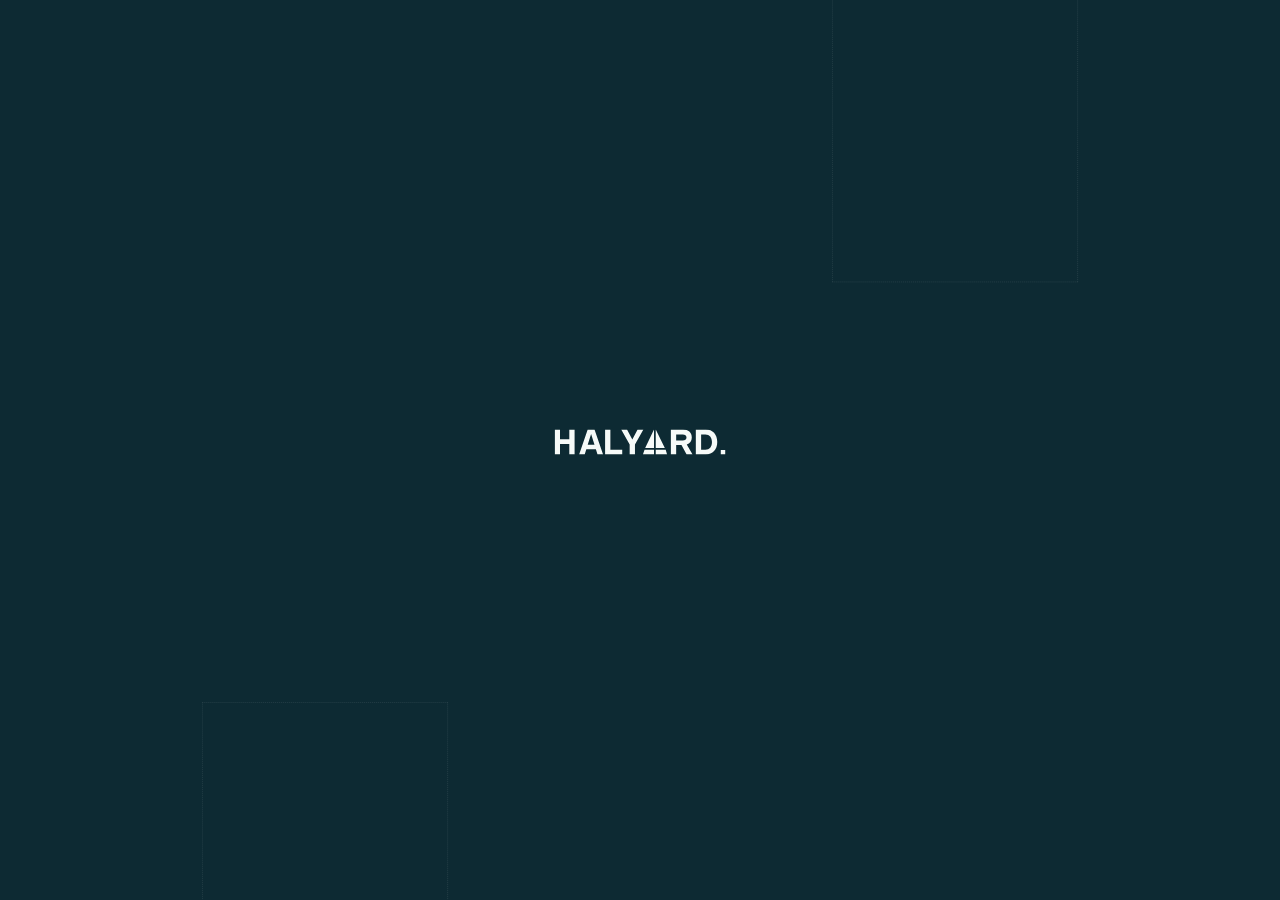
<file: index.html>
<!doctype html>
<html lang="en" class="pre">
<head>
<meta charset="utf-8">
<meta name="viewport" content="width=device-width,initial-scale=1">
<title>Halyard — Classic yachts, kept for you</title>
<meta name="description" content="Halyard keeps, charters and restores classic wooden yachts from Marstrand and Palma.">
<meta name="theme-color" content="#0d2a33">
<link rel="icon" href="assets/favicon.svg" type="image/svg+xml">
<link rel="stylesheet" href="css/style.css">
<noscript><style>html.pre .app{opacity:1}.gate{display:none}</style></noscript>
</head>
<body>
<div class="gate"><div class="gate-brand"><svg viewBox="0 0 1354 198" fill="currentColor" role="img" aria-label="Halyard"><g transform="translate(0 0)"><path fill-rule="evenodd" d="M0 0h42v77h74V0h42v198h-42v-84H42v84H0z"/></g><g transform="translate(194 0)"><path fill-rule="evenodd" d="M0 198 68 0h54l68 198h-44l-13-42H57l-13 42zM68 120h54L95 36z"/></g><g transform="translate(400 0)"><path fill-rule="evenodd" d="M0 0h42v160h94v38H0z"/></g><g transform="translate(528 0)"><path fill-rule="evenodd" d="M0 0h46l42 78 42-78h46l-67 118v80H67v-80z"/></g><g transform="translate(700 0)"><path fill-rule="evenodd" d="M0 198 13 160H88v38zM18 146 88 0v146zM102 0l72 146h-72zM102 160h79l11 38h-90z"/></g><g transform="translate(922 0)"><path fill-rule="evenodd" d="M0 0h96c42 0 70 24 70 62 0 28-15 48-40 56l46 80h-47l-41-75H42v75H0zM42 38v48h52c18 0 30-9 30-24s-12-24-30-24z"/></g><g transform="translate(1120 0)"><path fill-rule="evenodd" d="M0 0h78c56 0 92 38 92 99s-36 99-92 99H0zM42 38v122h34c33 0 52-23 52-61s-19-61-52-61z"/></g><g transform="translate(1318 0)"><path fill-rule="evenodd" d="M0 162h36v36H0z"/></g></svg></div><a class="gate-btn" href="#"><div class="gate-inner"><div class="gate-bg"><img class="cover" src="assets/img/gate-1.jpg" alt=""></div><div class="gate-visuals"><div class="visual"><img class="cover" src="assets/img/port-1.jpg" alt=""></div><div class="visual"><img class="cover" src="assets/img/port-3.jpg" alt=""></div><div class="visual"><img class="cover" src="assets/img/port-5.jpg" alt=""></div></div><span  class="btn light"><span class="btn-inner"><span class="btn-icon"><span class="icon"><svg viewBox="0 0 16 16" fill="none" aria-hidden="true"><path d="M10 11.33 13.33 8 10 4.67M2.67 8h10.66" stroke="currentColor" stroke-linecap="round" stroke-linejoin="round"/></svg></span><span class="cross"><i></i><i></i></span></span><span class="btn-title">Marstrand</span></span></span></div></a><a class="gate-btn" href="palma.html"><div class="gate-inner"><div class="gate-bg"><img class="cover" src="assets/img/gatepalma-1.jpg" alt=""></div><div class="gate-visuals"><div class="visual"><img class="cover" src="assets/img/portpalma-2.jpg" alt=""></div><div class="visual"><img class="cover" src="assets/img/portpalma-1.jpg" alt=""></div><div class="visual"><img class="cover" src="assets/img/portpalma-3.jpg" alt=""></div></div><span  class="btn light"><span class="btn-inner"><span class="btn-icon"><span class="icon"><svg viewBox="0 0 16 16" fill="none" aria-hidden="true"><path d="M10 11.33 13.33 8 10 4.67M2.67 8h10.66" stroke="currentColor" stroke-linecap="round" stroke-linejoin="round"/></svg></span><span class="cross"><i></i><i></i></span></span><span class="btn-title">Palma</span></span></span></div></a></div>
<div class="app">
<header class="c-header is-light" data-head="light">
<nav class="c-nav" aria-label="Main"><div class="container"><div class="nav-inner">
<a class="brand" href="index.html" aria-label="Halyard, home"><svg viewBox="0 0 1354 198" fill="currentColor" role="img" aria-label="Halyard"><g transform="translate(0 0)"><path fill-rule="evenodd" d="M0 0h42v77h74V0h42v198h-42v-84H42v84H0z"/></g><g transform="translate(194 0)"><path fill-rule="evenodd" d="M0 198 68 0h54l68 198h-44l-13-42H57l-13 42zM68 120h54L95 36z"/></g><g transform="translate(400 0)"><path fill-rule="evenodd" d="M0 0h42v160h94v38H0z"/></g><g transform="translate(528 0)"><path fill-rule="evenodd" d="M0 0h46l42 78 42-78h46l-67 118v80H67v-80z"/></g><g transform="translate(700 0)"><path fill-rule="evenodd" d="M0 198 13 160H88v38zM18 146 88 0v146zM102 0l72 146h-72zM102 160h79l11 38h-90z"/></g><g transform="translate(922 0)"><path fill-rule="evenodd" d="M0 0h96c42 0 70 24 70 62 0 28-15 48-40 56l46 80h-47l-41-75H42v75H0zM42 38v48h52c18 0 30-9 30-24s-12-24-30-24z"/></g><g transform="translate(1120 0)"><path fill-rule="evenodd" d="M0 0h78c56 0 92 38 92 99s-36 99-92 99H0zM42 38v122h34c33 0 52-23 52-61s-19-61-52-61z"/></g><g transform="translate(1318 0)"><path fill-rule="evenodd" d="M0 162h36v36H0z"/></g></svg></a>
<div class="nav-center"><ul class="nav-list">
<li><a class="nav-link" href="#" role="button" data-submenu="owners"><span>Owners</span><span>+</span></a></li>
<li><a class="nav-link" href="#" role="button" data-submenu="guests"><span>Guests</span><span>+</span></a></li>
<li><a class="nav-link" href="about.html"><span>About</span></a></li></ul></div>
<div class="nav-right"><div class="harbours " aria-label="Harbour"><a href="index.html" title="Halyard Marstrand" class="on" aria-current="true">mar</a><a href="palma.html" title="Halyard Palma">pmi</a></div><ul class="nav-list"><li><a class="nav-link" href="contact.html"><span>Request a survey</span></a></li></ul></div>
<a class="btn nav-toggle" href="#" role="button" aria-label="Open menu"><span class="btn-icon"><span class="icon"><svg viewBox="0 0 16 16" fill="none" aria-hidden="true"><path d="M8 2.5v11M2.5 8h11" stroke="currentColor" stroke-linecap="round"/></svg></span><span class="cross"><i></i><i></i></span></span></a>
</div></div></nav>
<div class="c-sub" aria-hidden="true"><div class="sub-wrap"><a class="sub-close btn" href="#" role="button" aria-label="Close menu"><span class="btn-icon"><span class="icon"><svg viewBox="0 0 16 16" fill="none" aria-hidden="true"><path d="m4 4 8 8M12 4l-8 8" stroke="currentColor" stroke-linecap="round"/></svg></span><span class="cross"><i></i><i></i></span></span></a>
<div class="sub-inner"><div class="sub-items"><div class="sub-item" data-submenu="owners"><div class="caps mb">(owners)</div><ul class="sub-list "><li><a class="sub-link" href="season-care.html">Season care</a></li><li><a class="sub-link" href="charter-management.html">Charter management</a></li><li><a class="sub-link" href="refit.html">Refit</a></li></ul><div class="sub-visuals"><div class="sub-visual"><div class="visual"><img class="cover" src="assets/img/port-2.jpg" alt="" loading="lazy"></div><div class="visual"><img class="cover" src="assets/img/port-3.jpg" alt="" loading="lazy"></div><div class="visual"><img class="cover" src="assets/img/port-4.jpg" alt="" loading="lazy"></div></div></div></div><div class="sub-item" data-submenu="guests"><div class="caps mb">(guests)</div><ul class="sub-list "><li><a class="sub-link" href="season-charter.html">Find a yacht</a></li><li><a class="sub-link" href="book-a-sail.html">Book a sail</a></li></ul></div><div class="sub-item" data-submenu="third"><div class="caps mb">(halyard)</div><ul class="sub-list "><li><a class="sub-link" href="about.html">About</a></li><li><a class="sub-link" href="contact.html">Contact</a></li></ul></div><div class="sub-item" data-submenu="social"><div class="caps mb">(social networks)</div><ul class="sub-list sm"><li><a class="sub-link" href="#">LinkedIn</a></li><li><a class="sub-link" href="#">Instagram</a></li><li><a class="sub-link" href="#">YouTube</a></li></ul></div><div class="harbours in-sub" aria-label="Harbour"><a href="index.html" title="Halyard Marstrand" class="on" aria-current="true">mar</a><a href="palma.html" title="Halyard Palma">pmi</a></div></div></div></div><div class="sub-overlay"></div></div>
</header>
<main class="">
<section class="hero" data-head="light"><div class="container"><div class="hero-inner"><div class="js-title"><h1 class="t-xl"><span>Classic yachts,</span> <span>kept</span> <span class="last">for you</span></h1></div><div class="line w"></div>
<div class="hero-stats"><div class="hero-stat"><b>64</b><span>yachts in our care, between two harbours</span></div><div class="hero-stat"><b>4.9/5</b><span>satisfaction score across 420 guest reviews</span></div><div class="hero-stat"><b>92%</b><span>of summer weeks sailed over the last 12 months</span></div><div class="hero-stat"><b>100%</b><span>in-house team: riggers, varnishers, skippers and hosts</span></div></div><div class="hero-scroll"><span>Scroll</span><span class="icon"><svg viewBox="0 0 16 16" fill="none" aria-hidden="true"><path d="M4.67 10 8 13.33 11.33 10M8 2.67v10.66" stroke="currentColor" stroke-linecap="round" stroke-linejoin="round"/></svg></span></div></div></div><div class="hero-bg"><div class="prllx" data-from="0" data-to="50" data-start="top"><div class="visual"><img class="cover" src="assets/img/hero-1.jpg" alt=""></div></div></div></section>
<section class="presentation u" data-head="dark"><div class="container"><div class="headline"><div class="sub">The house</div><h2 class="t-sm">Halyard looks after classic wooden yachts the way a good captain would: discreetly, thoroughly, and one hull at a time.</h2></div><div class="grid presentation-content"><div class="presentation-text"><p>We work for a small circle of owners and the guests they welcome on board, keeping each yacht sound, beautiful and sailed — for a week, a season or a lifetime — with a plan drawn up for that yacht alone.</p></div><div class="presentation-team"><div class="presentation-visual"><div class="prllx" ><div class="visual"><img class="cover" src="assets/img/port-1.jpg" alt="Bronze winch on a varnished coaming" loading="lazy"></div></div><div class="visual-tag"><div class="tag"><span class="pin"><svg viewBox="0 0 10 10" fill="currentColor" aria-hidden="true"><path d="M5 0a4.100 4.100 0 0 0-4.100 4.100C.9 7.100 5 10 5 10s4.100-2.900 4.100-5.900A4.100 4.100 0 0 0 5 0Zm0 5.700a1.600 1.600 0 1 1 0-3.200 1.600 1.600 0 0 1 0 3.200Z"/></svg></span><span class="caps">Norra Kajen 14, Marstrand</span></div></div></div><p>Our own team of riggers, varnishers and skippers answers for every stage of the work, so the yacht you step onto is always the yacht you hoped for.</p></div></div></div></section>
<section class="stacking u" data-head="dark"><div class="container"><div class="stacking-header"><div class="line"></div><div class="headline"><div class="caps mb">(owners)</div><h2 class="t-md">Your yacht, <br>our watch</h2></div></div></div><div><div class="stk " data-head="dark"><h3 class="t-xl">Season care, <br>all year round</h3><div class="stk-visual"><img class="cover" src="assets/img/port-2.jpg" alt="" loading="lazy"></div><div class="stk-content"><p>You own a wooden yacht and want it ready whenever you are. We take charge of the whole year: winter storage, varnish, rig, engine and launch, planned and reported by one keeper.</p><a href="season-care.html" class="btn "><span class="btn-inner"><span class="btn-icon"><span class="icon"><svg viewBox="0 0 16 16" fill="none" aria-hidden="true"><path d="M10 11.33 13.33 8 10 4.67M2.67 8h10.66" stroke="currentColor" stroke-linecap="round" stroke-linejoin="round"/></svg></span><span class="cross"><i></i><i></i></span></span><span class="btn-title">Discover</span></span></a></div><div class="stk-fade"></div></div><div class="stk black" data-head="light"><h3 class="t-xl">Charter, <br>run for you</h3><div class="stk-visual"><img class="cover" src="assets/img/port-3.jpg" alt="" loading="lazy"></div><div class="stk-content"><p>Ideal if you would like your yacht to pay for its own upkeep. We run the charter from first enquiry to final rinse: pricing, guests, skippers, linen, cleaning and maintenance between weeks.</p><a href="charter-management.html" class="btn tide"><span class="btn-inner"><span class="btn-icon"><span class="icon"><svg viewBox="0 0 16 16" fill="none" aria-hidden="true"><path d="M10 11.33 13.33 8 10 4.67M2.67 8h10.66" stroke="currentColor" stroke-linecap="round" stroke-linejoin="round"/></svg></span><span class="cross"><i></i><i></i></span></span><span class="btn-title">Discover</span></span></a></div><div class="stk-fade"></div></div><div class="stk tide" data-head="dark"><h3 class="t-xl">Refit <br>&amp; second life <br>for hulls</h3><div class="stk-visual"><img class="cover" src="assets/img/port-4.jpg" alt="" loading="lazy"></div><div class="stk-content"><p>We find hulls worth saving, often before they reach the market, lead the restoration with our partner shipwrights and deliver a yacht that sails, holds its value and can be chartered from day one.</p><a href="refit.html" class="btn "><span class="btn-inner"><span class="btn-icon"><span class="icon"><svg viewBox="0 0 16 16" fill="none" aria-hidden="true"><path d="M10 11.33 13.33 8 10 4.67M2.67 8h10.66" stroke="currentColor" stroke-linecap="round" stroke-linejoin="round"/></svg></span><span class="cross"><i></i><i></i></span></span><span class="btn-title">Discover</span></span></a></div><div class="stk-fade"></div></div></div></section><section class="guests u" data-head="dark"><div class="container"><div class="headline right"><div class="caps mb">(guests)</div><h2 class="t-md">Step aboard a classic yacht, rigged, provisioned and ready to sail</h2></div><div class="guests-content"><div class="guests-gallery"><div class="guests-item"><img class="cover" src="assets/img/port-5.jpg" alt="Saloon of a restored yacht" loading="lazy"></div><div class="guests-item sm"><img class="cover" src="assets/img/port-6.jpg" alt="Forward berth with porthole" loading="lazy"></div></div><div class="btn-cards"><a class="btn-card" href="season-charter.html"><span  class="btn "><span class="btn-inner"><span class="btn-icon"><span class="icon"><svg viewBox="0 0 16 16" fill="none" aria-hidden="true"><path d="M10 11.33 13.33 8 10 4.67M2.67 8h10.66" stroke="currentColor" stroke-linecap="round" stroke-linejoin="round"/></svg></span><span class="cross"><i></i><i></i></span></span><span class="btn-title">Find a yacht</span></span></span></a><a class="btn-card" href="book-a-sail.html"><span  class="btn "><span class="btn-inner"><span class="btn-icon"><span class="icon"><svg viewBox="0 0 16 16" fill="none" aria-hidden="true"><path d="M10 11.33 13.33 8 10 4.67M2.67 8h10.66" stroke="currentColor" stroke-linecap="round" stroke-linejoin="round"/></svg></span><span class="cross"><i></i><i></i></span></span><span class="btn-title">Book a sail</span></span></span></a></div></div></div></section>
<section class="about" data-head="light"><div class="container"><div class="headline"><div class="caps mb">(about)</div><h2 class="t-md">Halyard, yacht keeping<br>in its quietest <br>and surest form</h2></div><div class="about-content"><div class="about-visual"><img class="cover" src="assets/img/port-7.jpg" alt="" loading="lazy"></div><a href="about.html" class="btn light"><span class="btn-inner"><span class="btn-icon"><span class="icon"><svg viewBox="0 0 16 16" fill="none" aria-hidden="true"><path d="M10 11.33 13.33 8 10 4.67M2.67 8h10.66" stroke="currentColor" stroke-linecap="round" stroke-linejoin="round"/></svg></span><span class="cross"><i></i><i></i></span></span><span class="btn-title">Discover our story</span></span></a></div></div><div class="about-bg"><div class="prllx" ><div class="visual"><img class="cover" src="assets/img/hero-6.jpg" alt="" loading="lazy"></div></div></div></section>
</main>
<footer class="c-footer"><div class="foot-wrap"><div class="container">
<div class="foot-nav"><div class="grid"><div class="foot-col"><div class="line w"></div><div class="caps ">(owners)</div><ul class="foot-list"><li><a class="foot-link" href="season-care.html">Season care</a></li><li><a class="foot-link" href="charter-management.html">Charter management</a></li><li><a class="foot-link" href="refit.html">Refit</a></li></ul></div><div class="foot-col"><div class="line w"></div><div class="caps ">(guests)</div><ul class="foot-list"><li><a class="foot-link" href="season-charter.html">Find a yacht</a></li><li><a class="foot-link" href="book-a-sail.html">Book a sail</a></li></ul></div><div class="foot-col"><div class="line w"></div><div class="caps ">(halyard)</div><ul class="foot-list"><li><a class="foot-link" href="about.html">About</a></li><li><a class="foot-link" href="contact.html">Contact</a></li></ul></div><div class="foot-col"><div class="line w"></div><div class="caps ">(social networks)</div><ul class="foot-list"><li><a class="foot-link" href="#">LinkedIn</a></li><li><a class="foot-link" href="#">Instagram</a></li><li><a class="foot-link" href="#">YouTube</a></li></ul></div></div></div>
<div class="foot-cube"><div class="cube lg"></div></div>
<div class="foot-harb"><div class="harbours " aria-label="Harbour"><a href="index.html" title="Halyard Marstrand" class="on" aria-current="true">mar</a><a href="palma.html" title="Halyard Palma">pmi</a></div></div>
<div class="foot-btm"><div>©2026 Halyard</div><div class="line w"></div><ul><li><a href="legal.html">Legal information</a></li><li><a href="privacy.html">Confidentiality</a></li></ul><span class="credit">Made on the quay</span></div>
<div class="foot-brand"><svg viewBox="0 0 1354 198" fill="currentColor" role="img" aria-label="Halyard"><g transform="translate(0 0)"><path fill-rule="evenodd" d="M0 0h42v77h74V0h42v198h-42v-84H42v84H0z"/></g><g transform="translate(194 0)"><path fill-rule="evenodd" d="M0 198 68 0h54l68 198h-44l-13-42H57l-13 42zM68 120h54L95 36z"/></g><g transform="translate(400 0)"><path fill-rule="evenodd" d="M0 0h42v160h94v38H0z"/></g><g transform="translate(528 0)"><path fill-rule="evenodd" d="M0 0h46l42 78 42-78h46l-67 118v80H67v-80z"/></g><g transform="translate(700 0)"><path fill-rule="evenodd" d="M0 198 13 160H88v38zM18 146 88 0v146zM102 0l72 146h-72zM102 160h79l11 38h-90z"/></g><g transform="translate(922 0)"><path fill-rule="evenodd" d="M0 0h96c42 0 70 24 70 62 0 28-15 48-40 56l46 80h-47l-41-75H42v75H0zM42 38v48h52c18 0 30-9 30-24s-12-24-30-24z"/></g><g transform="translate(1120 0)"><path fill-rule="evenodd" d="M0 0h78c56 0 92 38 92 99s-36 99-92 99H0zM42 38v122h34c33 0 52-23 52-61s-19-61-52-61z"/></g><g transform="translate(1318 0)"><path fill-rule="evenodd" d="M0 162h36v36H0z"/></g></svg></div>
</div></div></footer>
</div>
<script src="js/main.js"></script>
</body>
</html>
</file>
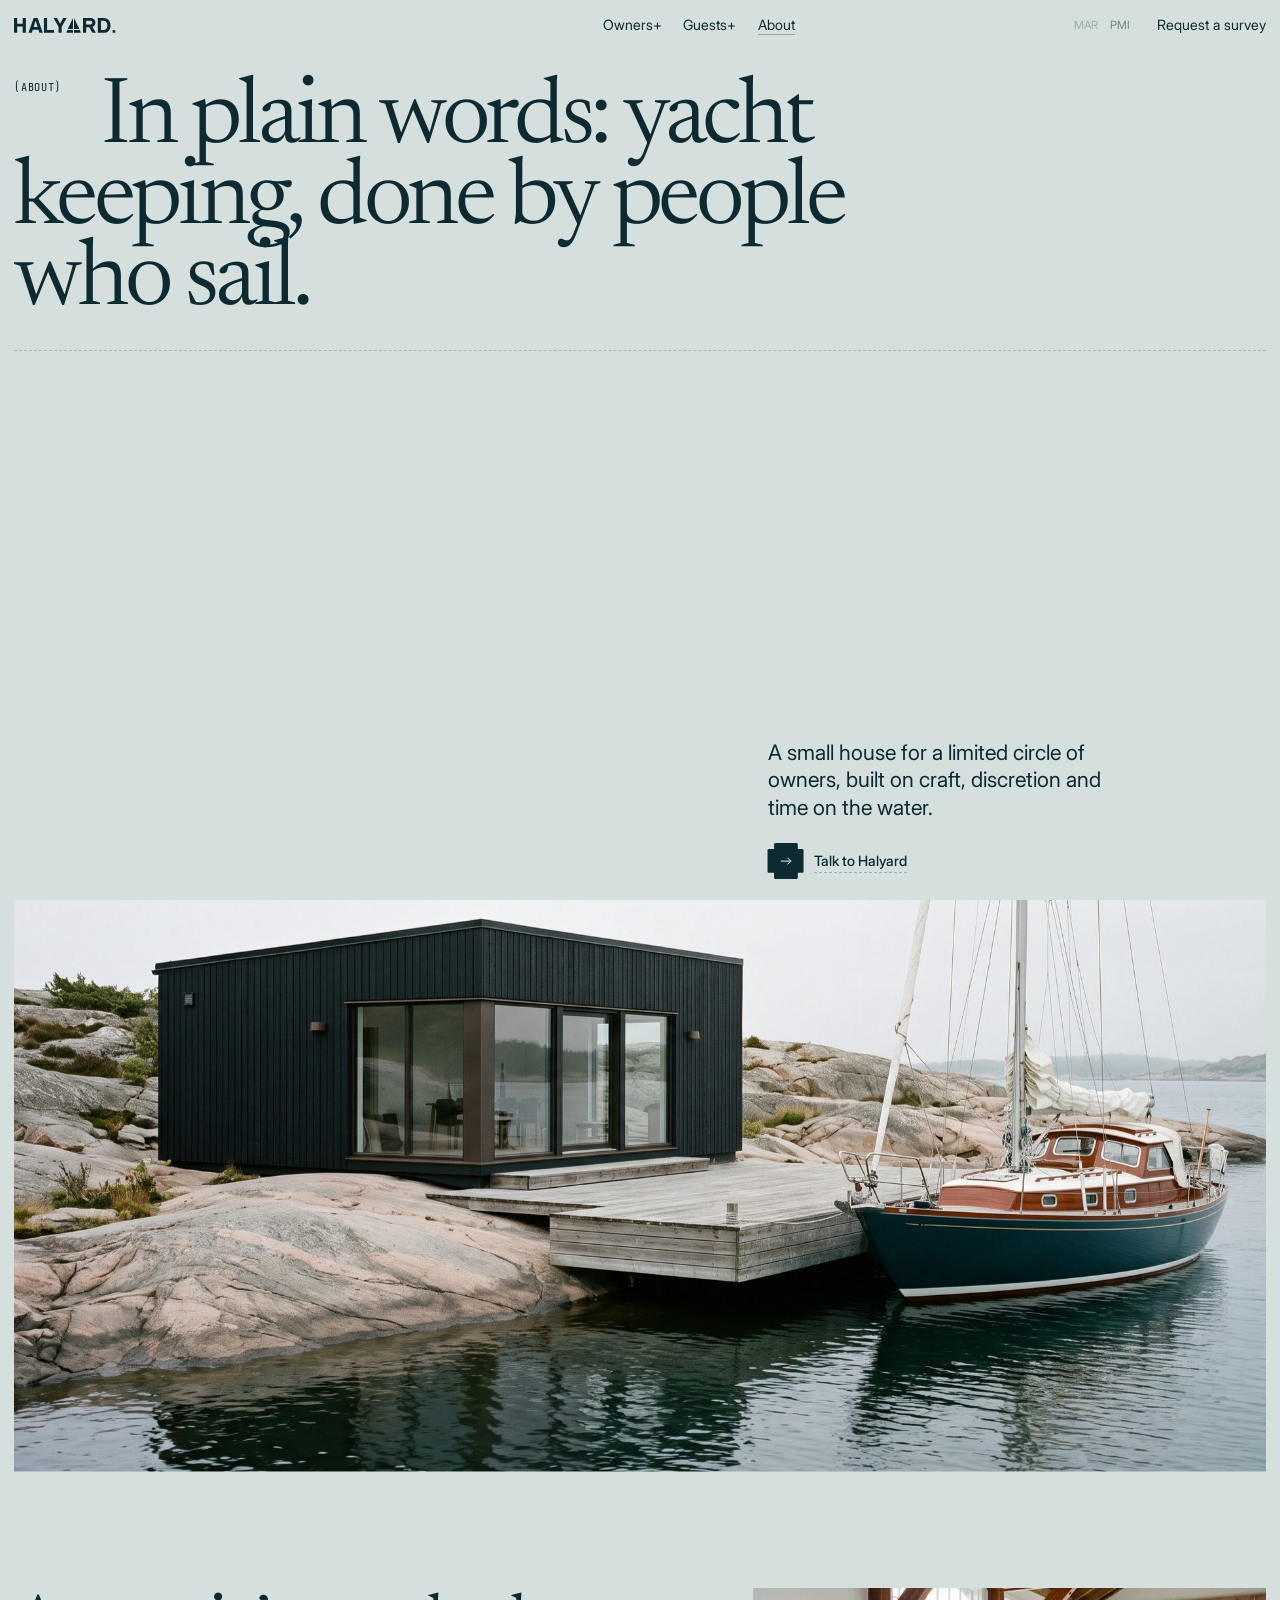
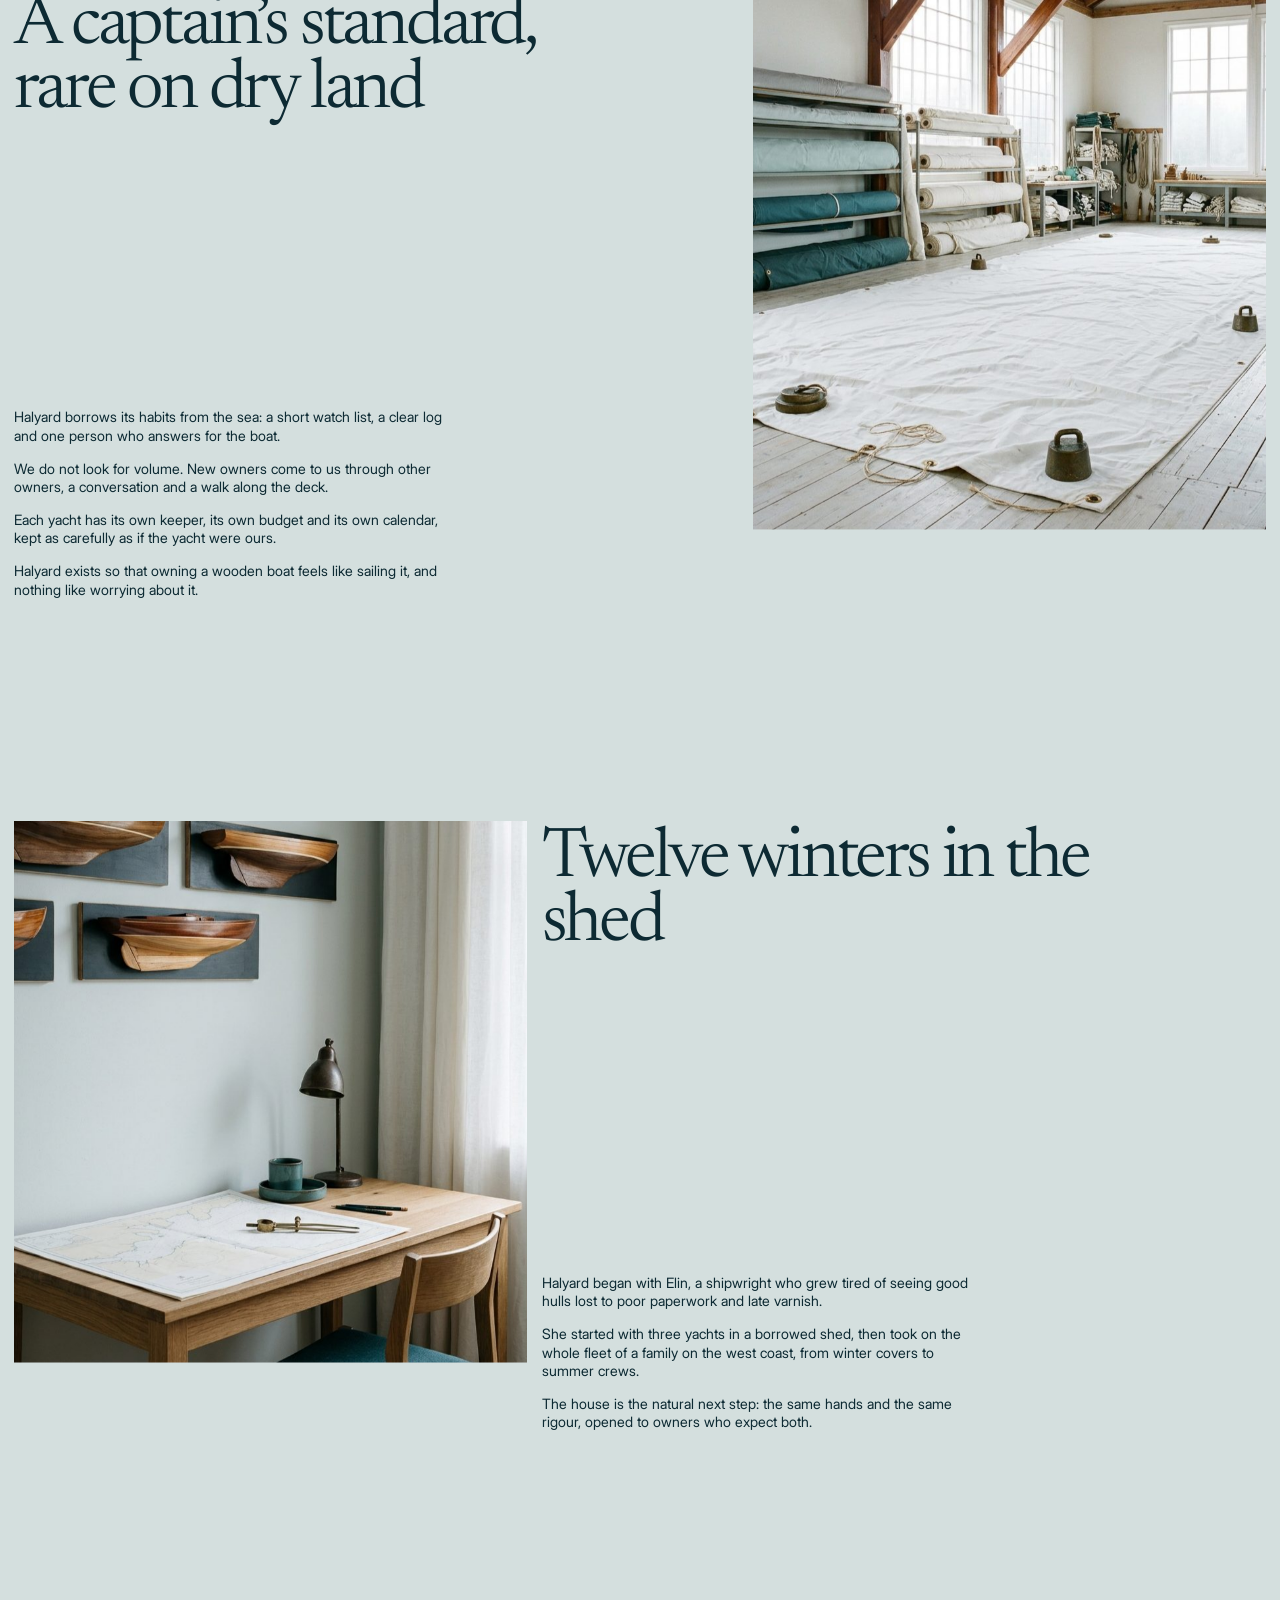
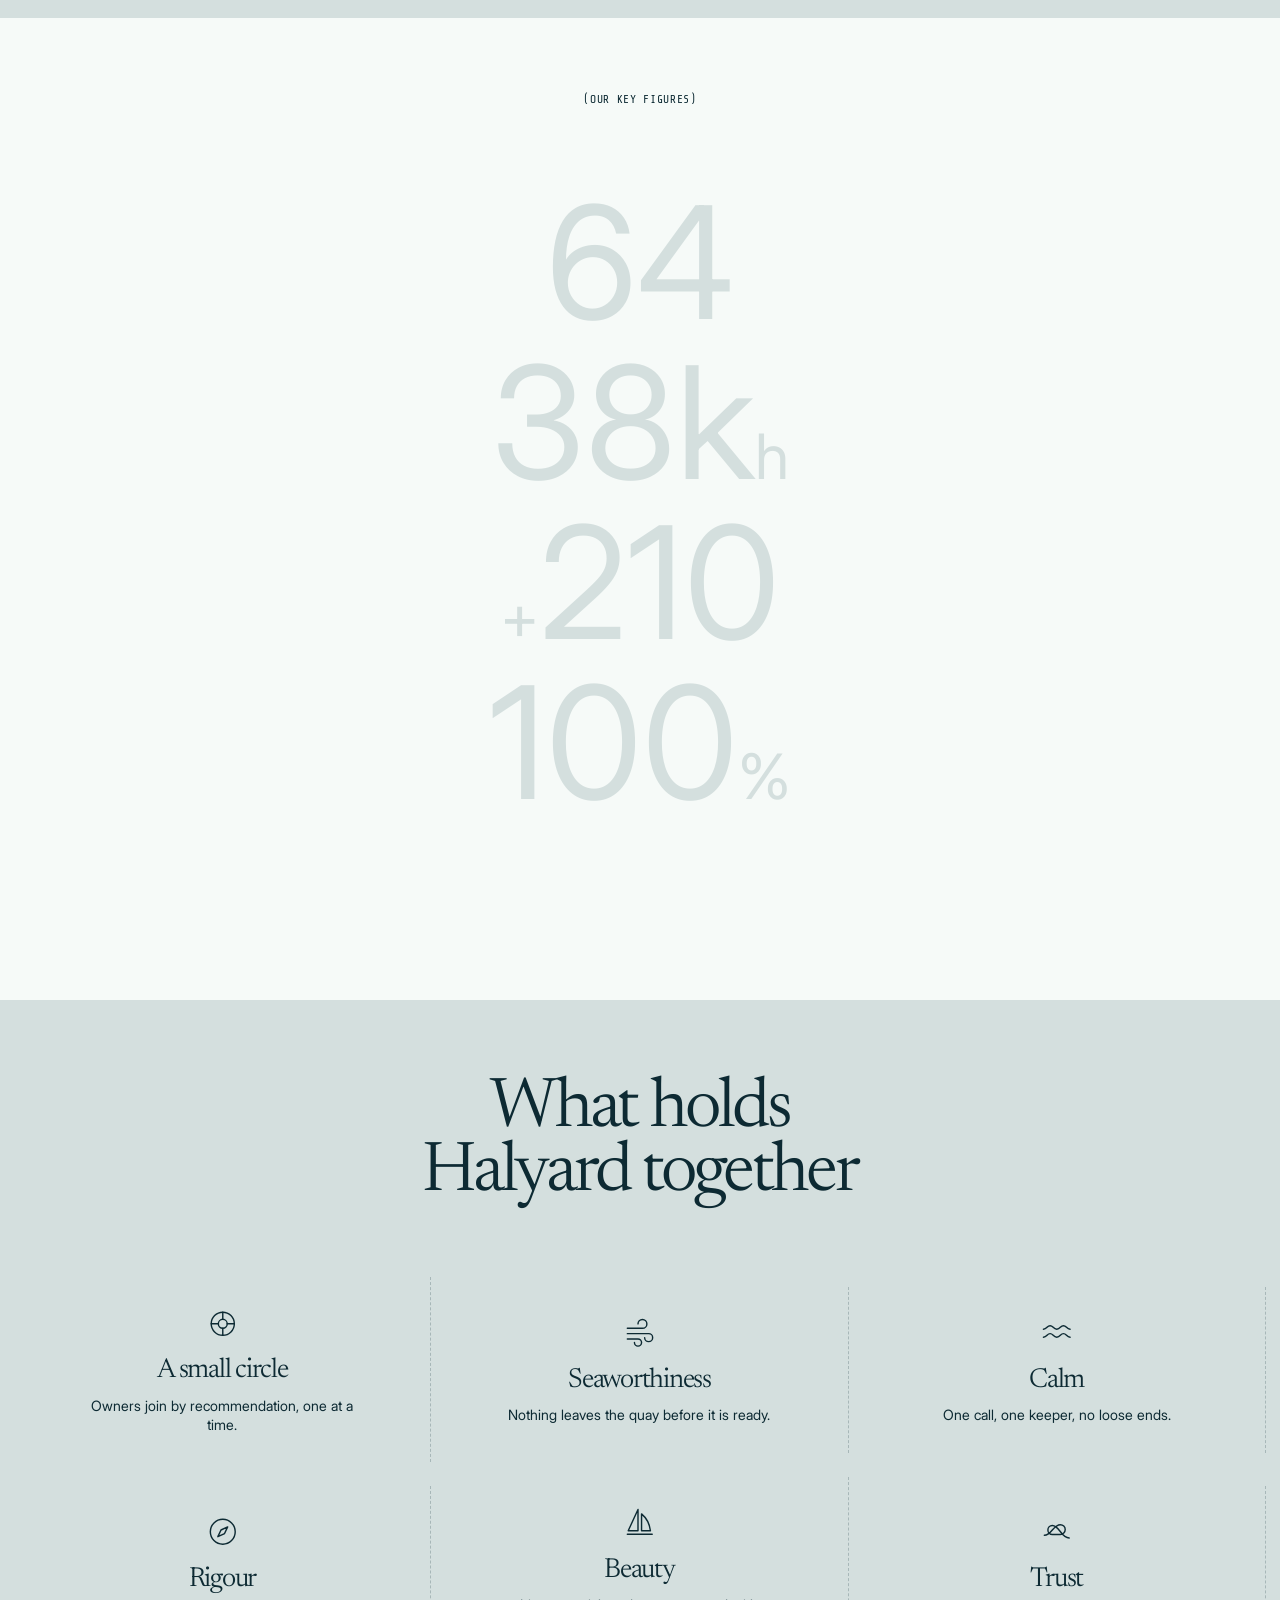
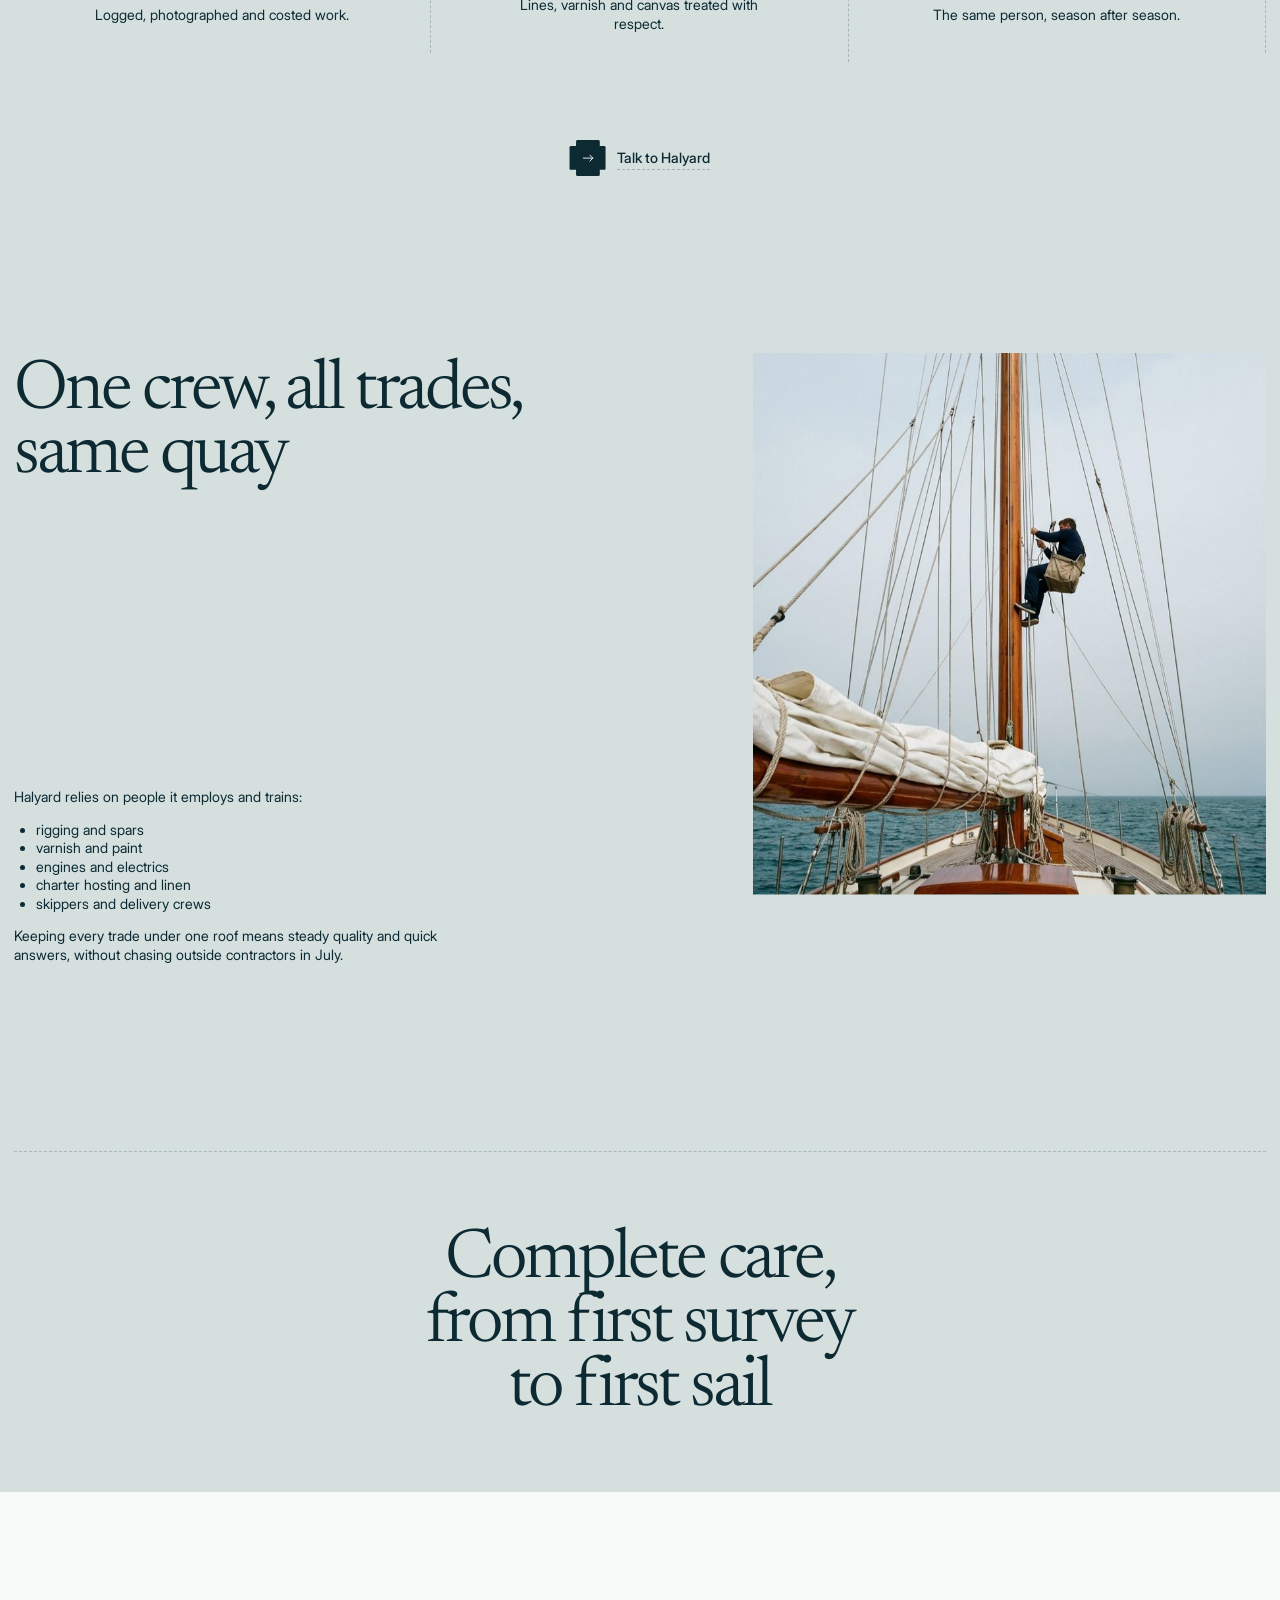
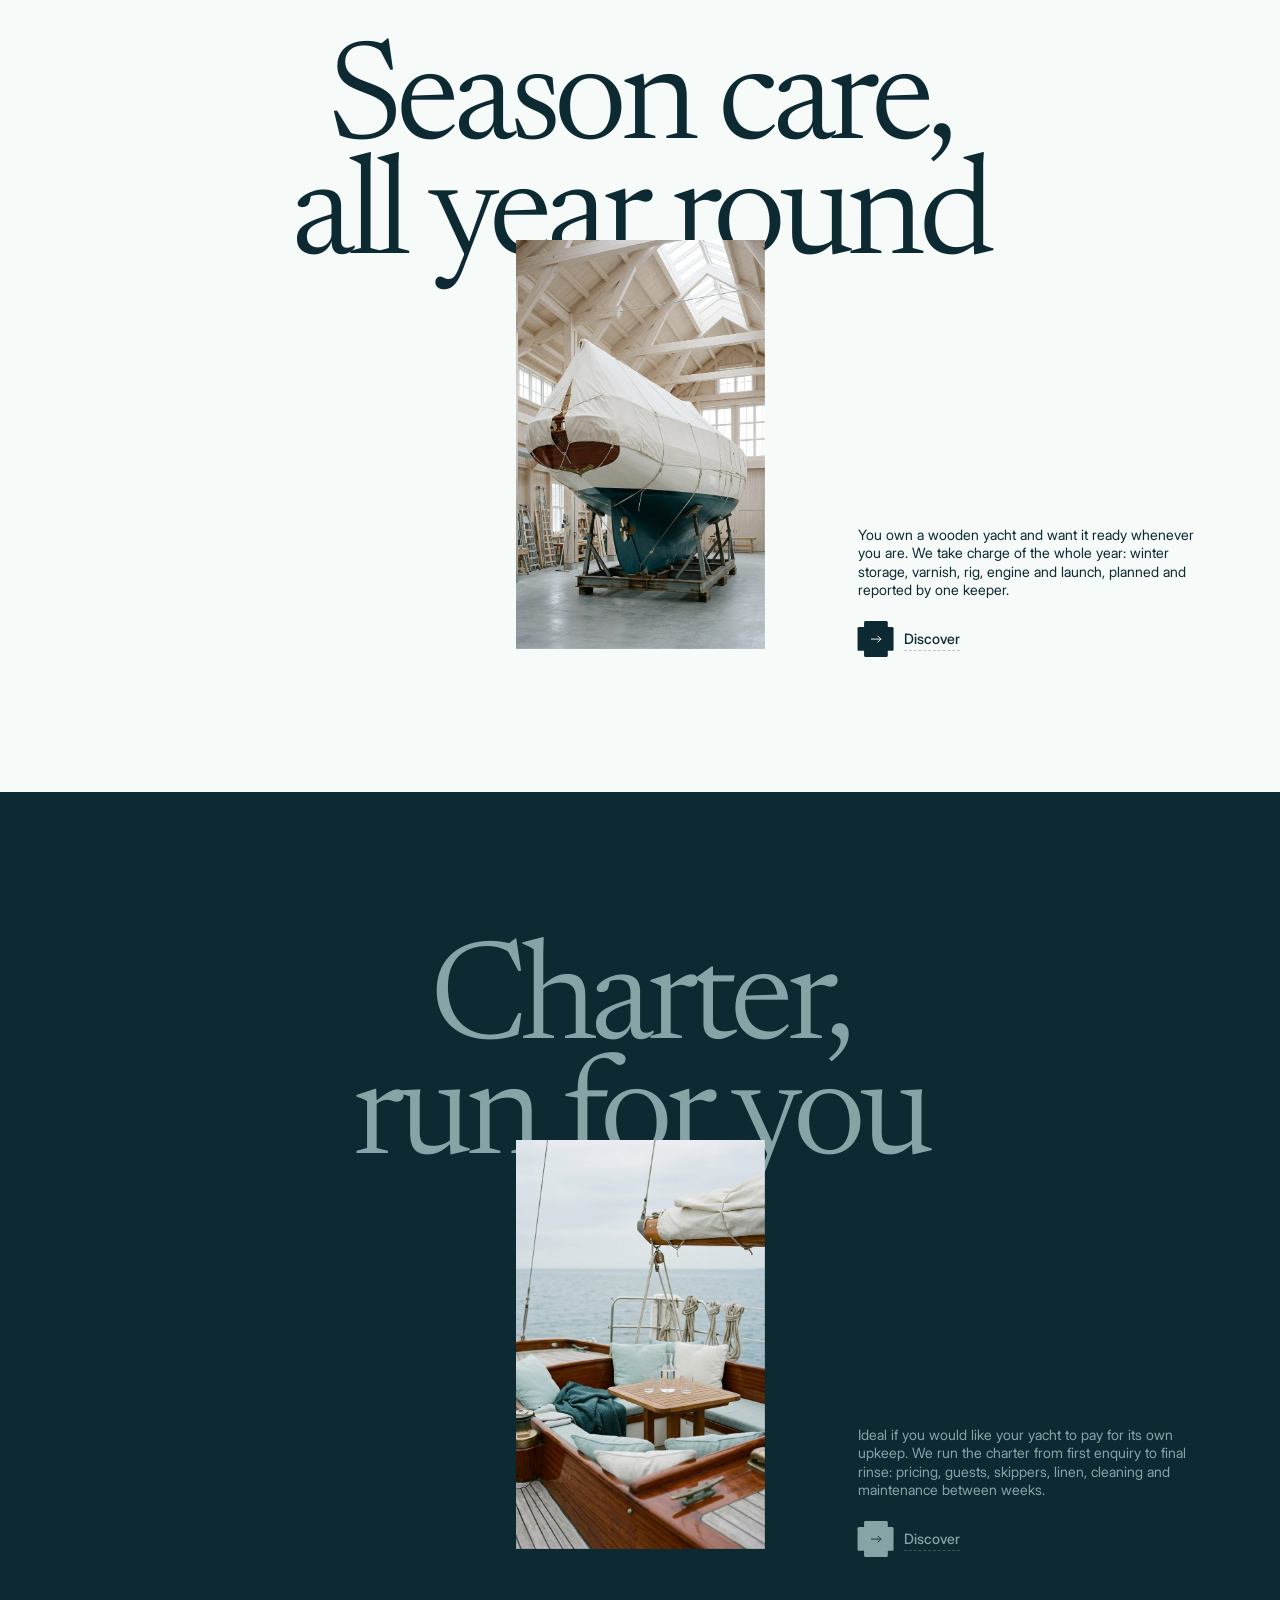
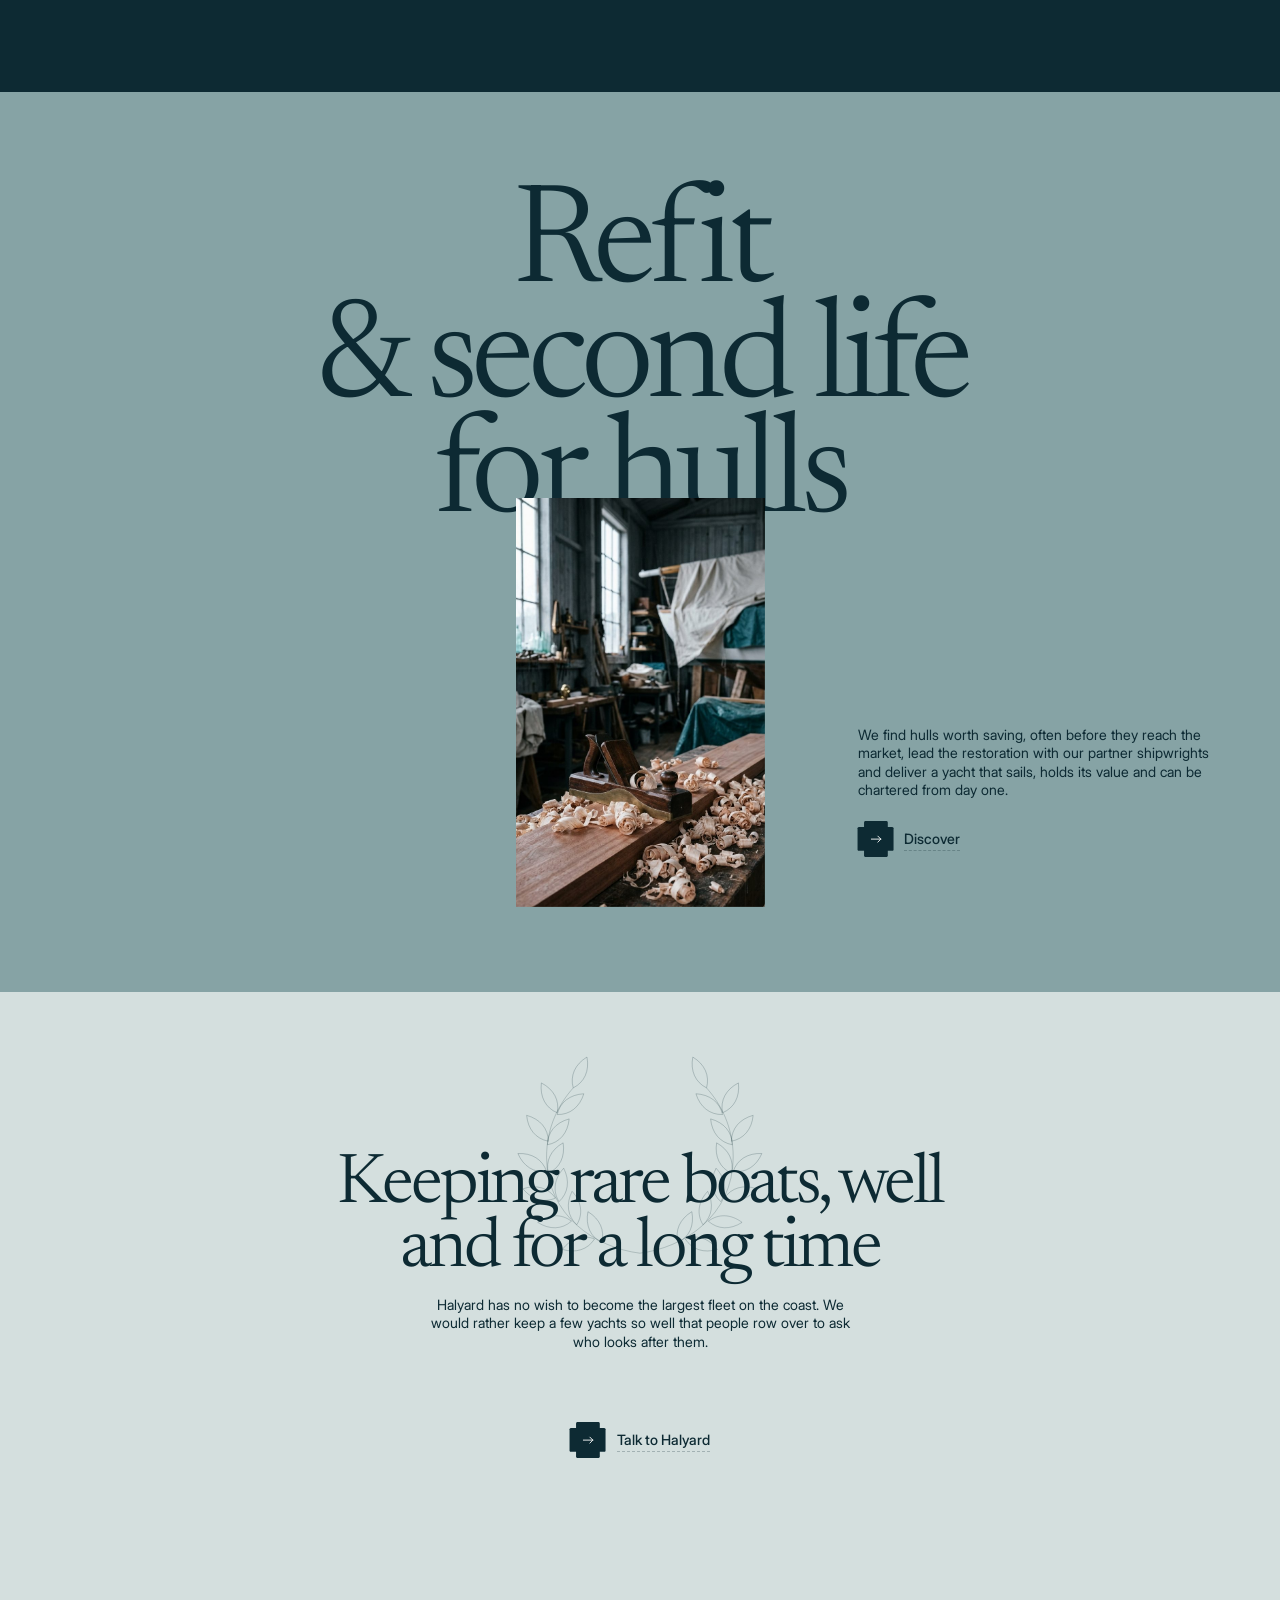
<file: about.html>
<!doctype html>
<html lang="en" class="pre">
<head>
<meta charset="utf-8">
<meta name="viewport" content="width=device-width,initial-scale=1">
<title>About — Halyard</title>
<meta name="description" content="Who we are: shipwrights, riggers and skippers keeping classic yachts in Marstrand and Palma.">
<meta name="theme-color" content="#0d2a33">
<link rel="icon" href="assets/favicon.svg" type="image/svg+xml">
<link rel="stylesheet" href="css/style.css">
<noscript><style>html.pre .app{opacity:1}.gate{display:none}</style></noscript>
</head>
<body>
<div class="app">
<header class="c-header is-dark" data-head="dark">
<nav class="c-nav" aria-label="Main"><div class="container"><div class="nav-inner">
<a class="brand" href="index.html" aria-label="Halyard, home"><svg viewBox="0 0 1354 198" fill="currentColor" role="img" aria-label="Halyard"><g transform="translate(0 0)"><path fill-rule="evenodd" d="M0 0h42v77h74V0h42v198h-42v-84H42v84H0z"/></g><g transform="translate(194 0)"><path fill-rule="evenodd" d="M0 198 68 0h54l68 198h-44l-13-42H57l-13 42zM68 120h54L95 36z"/></g><g transform="translate(400 0)"><path fill-rule="evenodd" d="M0 0h42v160h94v38H0z"/></g><g transform="translate(528 0)"><path fill-rule="evenodd" d="M0 0h46l42 78 42-78h46l-67 118v80H67v-80z"/></g><g transform="translate(700 0)"><path fill-rule="evenodd" d="M0 198 13 160H88v38zM18 146 88 0v146zM102 0l72 146h-72zM102 160h79l11 38h-90z"/></g><g transform="translate(922 0)"><path fill-rule="evenodd" d="M0 0h96c42 0 70 24 70 62 0 28-15 48-40 56l46 80h-47l-41-75H42v75H0zM42 38v48h52c18 0 30-9 30-24s-12-24-30-24z"/></g><g transform="translate(1120 0)"><path fill-rule="evenodd" d="M0 0h78c56 0 92 38 92 99s-36 99-92 99H0zM42 38v122h34c33 0 52-23 52-61s-19-61-52-61z"/></g><g transform="translate(1318 0)"><path fill-rule="evenodd" d="M0 162h36v36H0z"/></g></svg></a>
<div class="nav-center"><ul class="nav-list">
<li><a class="nav-link" href="#" role="button" data-submenu="owners"><span>Owners</span><span>+</span></a></li>
<li><a class="nav-link" href="#" role="button" data-submenu="guests"><span>Guests</span><span>+</span></a></li>
<li><a class="nav-link on" aria-current="page" href="about.html"><span>About</span></a></li></ul></div>
<div class="nav-right"><div class="harbours " aria-label="Harbour"><a href="index.html" title="Halyard Marstrand" class="on" aria-current="true">mar</a><a href="palma.html" title="Halyard Palma">pmi</a></div><ul class="nav-list"><li><a class="nav-link" href="contact.html"><span>Request a survey</span></a></li></ul></div>
<a class="btn nav-toggle" href="#" role="button" aria-label="Open menu"><span class="btn-icon"><span class="icon"><svg viewBox="0 0 16 16" fill="none" aria-hidden="true"><path d="M8 2.5v11M2.5 8h11" stroke="currentColor" stroke-linecap="round"/></svg></span><span class="cross"><i></i><i></i></span></span></a>
</div></div></nav>
<div class="c-sub" aria-hidden="true"><div class="sub-wrap"><a class="sub-close btn" href="#" role="button" aria-label="Close menu"><span class="btn-icon"><span class="icon"><svg viewBox="0 0 16 16" fill="none" aria-hidden="true"><path d="m4 4 8 8M12 4l-8 8" stroke="currentColor" stroke-linecap="round"/></svg></span><span class="cross"><i></i><i></i></span></span></a>
<div class="sub-inner"><div class="sub-items"><div class="sub-item" data-submenu="owners"><div class="caps mb">(owners)</div><ul class="sub-list "><li><a class="sub-link" href="season-care.html">Season care</a></li><li><a class="sub-link" href="charter-management.html">Charter management</a></li><li><a class="sub-link" href="refit.html">Refit</a></li></ul><div class="sub-visuals"><div class="sub-visual"><div class="visual"><img class="cover" src="assets/img/port-2.jpg" alt="" loading="lazy"></div><div class="visual"><img class="cover" src="assets/img/port-3.jpg" alt="" loading="lazy"></div><div class="visual"><img class="cover" src="assets/img/port-4.jpg" alt="" loading="lazy"></div></div></div></div><div class="sub-item" data-submenu="guests"><div class="caps mb">(guests)</div><ul class="sub-list "><li><a class="sub-link" href="season-charter.html">Find a yacht</a></li><li><a class="sub-link" href="book-a-sail.html">Book a sail</a></li></ul></div><div class="sub-item" data-submenu="third"><div class="caps mb">(halyard)</div><ul class="sub-list "><li><a class="sub-link on" aria-current="page" href="about.html">About</a></li><li><a class="sub-link" href="contact.html">Contact</a></li></ul></div><div class="sub-item" data-submenu="social"><div class="caps mb">(social networks)</div><ul class="sub-list sm"><li><a class="sub-link" href="#">LinkedIn</a></li><li><a class="sub-link" href="#">Instagram</a></li><li><a class="sub-link" href="#">YouTube</a></li></ul></div><div class="harbours in-sub" aria-label="Harbour"><a href="index.html" title="Halyard Marstrand" class="on" aria-current="true">mar</a><a href="palma.html" title="Halyard Palma">pmi</a></div></div></div></div><div class="sub-overlay"></div></div>
</header>
<main class="">
<section class="hero white" data-head="dark"><div class="container"><div class="hero-inner">
<div class="hero-title js-title"><div class="caps mb">(About)</div><h1>In plain words: yacht keeping, done by people who sail.</h1></div><div class="line"></div>
<div class="hero-content"><p class="text-lg">A small house for a limited circle of owners, built on craft, discretion and time on the water.</p><a href="contact.html" class="btn "><span class="btn-inner"><span class="btn-icon"><span class="icon"><svg viewBox="0 0 16 16" fill="none" aria-hidden="true"><path d="M10 11.33 13.33 8 10 4.67M2.67 8h10.66" stroke="currentColor" stroke-linecap="round" stroke-linejoin="round"/></svg></span><span class="cross"><i></i><i></i></span></span><span class="btn-title">Talk to Halyard</span></span></a></div></div></div></section><section class="page-visual-sec u" data-head="dark"><div class="container"><div class="page-visual-wrap"><div class="prllx" ><div class="visual"><img class="cover" src="assets/img/hero-8.jpg" alt="The Halyard boathouse on the granite shore" loading="lazy"></div></div></div></div></section><section class="content-col u" data-head="dark"><div class="container"><div class="grid"><div class="cc-text"><h2 class="t-md">A captain’s standard, rare on dry land</h2><div class="cc-body"><div class="rich"><p>Halyard borrows its habits from the sea: a short watch list, a clear log and one person who answers for the boat.</p><p>We do not look for volume. New owners come to us through other owners, a conversation and a walk along the deck.</p><p>Each yacht has its own keeper, its own budget and its own calendar, kept as carefully as if the yacht were ours.</p><p>Halyard exists so that owning a wooden boat feels like sailing it, and nothing like worrying about it.</p></div></div></div><div class="cc-visual"><div class="prllx" ><div class="visual"><img class="cover" src="assets/img/port-8.jpg" alt="Sail loft" loading="lazy"></div></div></div></div></div></section><section class="content-col u reverse" data-head="dark"><div class="container"><div class="grid"><div class="cc-text"><h2 class="t-md">Twelve winters in the shed</h2><div class="cc-body"><div class="rich"><p>Halyard began with Elin, a shipwright who grew tired of seeing good hulls lost to poor paperwork and late varnish.</p><p>She started with three yachts in a borrowed shed, then took on the whole fleet of a family on the west coast, from winter covers to summer crews.</p><p>The house is the natural next step: the same hands and the same rigour, opened to owners who expect both.</p></div></div></div><div class="cc-visual"><div class="prllx" ><div class="visual"><img class="cover" src="assets/img/port-9.jpg" alt="Half-model hulls above a desk" loading="lazy"></div></div></div></div></div></section><section class="figures u" data-head="dark"><div class="container"><div class="caps mb">(our key figures)</div><div class="figures-list"><div class="fig"><div class="fig-value"><span>64</span><small></small></div><div class="fig-text"><div class="serif t-xs">yachts in our care</div></div></div><div class="fig"><div class="fig-value"><span>38k</span><small>h</small></div><div class="fig-text"><div class="serif t-xs">of workshop time every year</div></div></div><div class="fig"><div class="fig-value"><small>+</small><span>210</span></div><div class="fig-text"><div class="serif t-xs">charter weeks sailed</div></div></div><div class="fig"><div class="fig-value"><span>100</span><small>%</small></div><div class="fig-text"><div class="serif t-xs">in-house crew</div></div></div></div></div></section><section class="values u" data-head="dark"><div class="container"><div class="headline"><h2 class="t-md">What holds <br>Halyard together</h2></div><div class="values-list"><div class="value"><svg viewBox="0 0 40 40" fill="none" stroke="currentColor" stroke-width="1.6" stroke-linecap="round" stroke-linejoin="round" aria-hidden="true"><circle cx="20" cy="20" r="13"/><circle cx="20" cy="20" r="5"/><path d="M20 7v8M20 25v8M7 20h8M25 20h8"/></svg><div class="value-c"><div class="serif t-xxs">A small circle</div><p>Owners join by recommendation, one at a time.</p></div></div><div class="value"><svg viewBox="0 0 40 40" fill="none" stroke="currentColor" stroke-width="1.6" stroke-linecap="round" stroke-linejoin="round" aria-hidden="true"><path d="M6 15h17a5 5 0 1 0-5-5M6 21h24a4.500 4.500 0 1 1-4.500 4.500M6 27h12a4 4 0 1 1-4 4"/></svg><div class="value-c"><div class="serif t-xxs">Seaworthiness</div><p>Nothing leaves the quay before it is ready.</p></div></div><div class="value"><svg viewBox="0 0 40 40" fill="none" stroke="currentColor" stroke-width="1.6" stroke-linecap="round" stroke-linejoin="round" aria-hidden="true"><path d="M5 16c4 0 4-4 7.500-4s3.500 4 7.500 4 4-4 7.500-4 3.500 4 7.500 4M5 25c4 0 4-4 7.500-4s3.500 4 7.500 4 4-4 7.500-4 3.500 4 7.500 4"/></svg><div class="value-c"><div class="serif t-xxs">Calm</div><p>One call, one keeper, no loose ends.</p></div></div><div class="value"><svg viewBox="0 0 40 40" fill="none" stroke="currentColor" stroke-width="1.6" stroke-linecap="round" stroke-linejoin="round" aria-hidden="true"><circle cx="20" cy="20" r="14"/><path d="m25.500 14.500-3.500 7.500-7.500 3.500 3.500-7.500z"/></svg><div class="value-c"><div class="serif t-xxs">Rigour</div><p>Logged, photographed and costed work.</p></div></div><div class="value"><svg viewBox="0 0 40 40" fill="none" stroke="currentColor" stroke-width="1.6" stroke-linecap="round" stroke-linejoin="round" aria-hidden="true"><path d="M18 5v24H7zM22 10c6 5 9 11 10 19H22zM6 33h28"/></svg><div class="value-c"><div class="serif t-xxs">Beauty</div><p>Lines, varnish and canvas treated with respect.</p></div></div><div class="value"><svg viewBox="0 0 40 40" fill="none" stroke="currentColor" stroke-width="1.6" stroke-linecap="round" stroke-linejoin="round" aria-hidden="true"><path d="M6 24c8 0 10-12 18-12a5.500 5.500 0 0 1 0 11H15a5 5 0 0 1 0-10c8 0 10 14 19 14"/></svg><div class="value-c"><div class="serif t-xxs">Trust</div><p>The same person, season after season.</p></div></div></div><div class="actions"><a href="contact.html" class="btn "><span class="btn-inner"><span class="btn-icon"><span class="icon"><svg viewBox="0 0 16 16" fill="none" aria-hidden="true"><path d="M10 11.33 13.33 8 10 4.67M2.67 8h10.66" stroke="currentColor" stroke-linecap="round" stroke-linejoin="round"/></svg></span><span class="cross"><i></i><i></i></span></span><span class="btn-title">Talk to Halyard</span></span></a></div></div></section><section class="content-col u" data-head="dark"><div class="container"><div class="grid"><div class="cc-text"><h2 class="t-md">One crew, all trades, same quay</h2><div class="cc-body"><div class="rich"><p>Halyard relies on people it employs and trains: <br></p><ul><li>rigging and spars</li><li>varnish and paint</li><li>engines and electrics</li><li>charter hosting and linen</li><li>skippers and delivery crews</li></ul><p>Keeping every trade under one roof means steady quality and quick answers, without chasing outside contractors in July.</p></div></div></div><div class="cc-visual"><div class="prllx" ><div class="visual"><img class="cover" src="assets/img/port-10.jpg" alt="Rigger in a bosun chair" loading="lazy"></div></div></div></div></div></section><section class="stacking u" data-head="dark"><div class="container"><div class="stacking-header"><div class="line"></div><div class="headline"><h2 class="t-md">Complete care, <br>from first survey <br>to first sail</h2></div></div></div><div><div class="stk " data-head="dark"><h3 class="t-xl">Season care, <br>all year round</h3><div class="stk-visual"><img class="cover" src="assets/img/port-2.jpg" alt="" loading="lazy"></div><div class="stk-content"><p>You own a wooden yacht and want it ready whenever you are. We take charge of the whole year: winter storage, varnish, rig, engine and launch, planned and reported by one keeper.</p><a href="season-care.html" class="btn "><span class="btn-inner"><span class="btn-icon"><span class="icon"><svg viewBox="0 0 16 16" fill="none" aria-hidden="true"><path d="M10 11.33 13.33 8 10 4.67M2.67 8h10.66" stroke="currentColor" stroke-linecap="round" stroke-linejoin="round"/></svg></span><span class="cross"><i></i><i></i></span></span><span class="btn-title">Discover</span></span></a></div><div class="stk-fade"></div></div><div class="stk black" data-head="light"><h3 class="t-xl">Charter, <br>run for you</h3><div class="stk-visual"><img class="cover" src="assets/img/port-3.jpg" alt="" loading="lazy"></div><div class="stk-content"><p>Ideal if you would like your yacht to pay for its own upkeep. We run the charter from first enquiry to final rinse: pricing, guests, skippers, linen, cleaning and maintenance between weeks.</p><a href="charter-management.html" class="btn tide"><span class="btn-inner"><span class="btn-icon"><span class="icon"><svg viewBox="0 0 16 16" fill="none" aria-hidden="true"><path d="M10 11.33 13.33 8 10 4.67M2.67 8h10.66" stroke="currentColor" stroke-linecap="round" stroke-linejoin="round"/></svg></span><span class="cross"><i></i><i></i></span></span><span class="btn-title">Discover</span></span></a></div><div class="stk-fade"></div></div><div class="stk tide" data-head="dark"><h3 class="t-xl">Refit <br>&amp; second life <br>for hulls</h3><div class="stk-visual"><img class="cover" src="assets/img/port-4.jpg" alt="" loading="lazy"></div><div class="stk-content"><p>We find hulls worth saving, often before they reach the market, lead the restoration with our partner shipwrights and deliver a yacht that sails, holds its value and can be chartered from day one.</p><a href="refit.html" class="btn "><span class="btn-inner"><span class="btn-icon"><span class="icon"><svg viewBox="0 0 16 16" fill="none" aria-hidden="true"><path d="M10 11.33 13.33 8 10 4.67M2.67 8h10.66" stroke="currentColor" stroke-linecap="round" stroke-linejoin="round"/></svg></span><span class="cross"><i></i><i></i></span></span><span class="btn-title">Discover</span></span></a></div><div class="stk-fade"></div></div></div></section><section class="cta u" data-head="dark"><div class="container"><div class="headline crowned"><div class="crown" aria-hidden="true"><svg viewBox="0 0 290 230" fill="none" stroke="currentColor"><g><path d="M145 214C96 208 40 172 40 106c0-34 14-60 30-78"/><path transform="translate(70 28) rotate(24)" d="M0 0c9-11 9-25 0-38-9 13-9 27 0 38Z"/><path transform="translate(52 56) rotate(-28)" d="M0 0c9-11 9-25 0-38-9 13-9 27 0 38Z"/><path transform="translate(52 58) rotate(52)" d="M0 0c9-11 9-25 0-38-9 13-9 27 0 38Z"/><path transform="translate(42 88) rotate(-40)" d="M0 0c9-11 9-25 0-38-9 13-9 27 0 38Z"/><path transform="translate(41 92) rotate(40)" d="M0 0c9-11 9-25 0-38-9 13-9 27 0 38Z"/><path transform="translate(40 122) rotate(-58)" d="M0 0c9-11 9-25 0-38-9 13-9 27 0 38Z"/><path transform="translate(42 124) rotate(26)" d="M0 0c9-11 9-25 0-38-9 13-9 27 0 38Z"/><path transform="translate(50 152) rotate(-74)" d="M0 0c9-11 9-25 0-38-9 13-9 27 0 38Z"/><path transform="translate(54 156) rotate(8)" d="M0 0c9-11 9-25 0-38-9 13-9 27 0 38Z"/><path transform="translate(68 178) rotate(-92)" d="M0 0c9-11 9-25 0-38-9 13-9 27 0 38Z"/><path transform="translate(74 182) rotate(-8)" d="M0 0c9-11 9-25 0-38-9 13-9 27 0 38Z"/><path transform="translate(94 198) rotate(-108)" d="M0 0c9-11 9-25 0-38-9 13-9 27 0 38Z"/><path transform="translate(102 202) rotate(-24)" d="M0 0c9-11 9-25 0-38-9 13-9 27 0 38Z"/></g><g transform="matrix(-1 0 0 1 290 0)"><path d="M145 214C96 208 40 172 40 106c0-34 14-60 30-78"/><path transform="translate(70 28) rotate(24)" d="M0 0c9-11 9-25 0-38-9 13-9 27 0 38Z"/><path transform="translate(52 56) rotate(-28)" d="M0 0c9-11 9-25 0-38-9 13-9 27 0 38Z"/><path transform="translate(52 58) rotate(52)" d="M0 0c9-11 9-25 0-38-9 13-9 27 0 38Z"/><path transform="translate(42 88) rotate(-40)" d="M0 0c9-11 9-25 0-38-9 13-9 27 0 38Z"/><path transform="translate(41 92) rotate(40)" d="M0 0c9-11 9-25 0-38-9 13-9 27 0 38Z"/><path transform="translate(40 122) rotate(-58)" d="M0 0c9-11 9-25 0-38-9 13-9 27 0 38Z"/><path transform="translate(42 124) rotate(26)" d="M0 0c9-11 9-25 0-38-9 13-9 27 0 38Z"/><path transform="translate(50 152) rotate(-74)" d="M0 0c9-11 9-25 0-38-9 13-9 27 0 38Z"/><path transform="translate(54 156) rotate(8)" d="M0 0c9-11 9-25 0-38-9 13-9 27 0 38Z"/><path transform="translate(68 178) rotate(-92)" d="M0 0c9-11 9-25 0-38-9 13-9 27 0 38Z"/><path transform="translate(74 182) rotate(-8)" d="M0 0c9-11 9-25 0-38-9 13-9 27 0 38Z"/><path transform="translate(94 198) rotate(-108)" d="M0 0c9-11 9-25 0-38-9 13-9 27 0 38Z"/><path transform="translate(102 202) rotate(-24)" d="M0 0c9-11 9-25 0-38-9 13-9 27 0 38Z"/></g></svg></div><h2 class="t-md">Keeping rare boats, well and for a long time</h2><p class="intro">Halyard has no wish to become the largest fleet on the coast. We would rather keep a few yachts so well that people row over to ask who looks after them.</p></div><div class="actions"><a href="contact.html" class="btn "><span class="btn-inner"><span class="btn-icon"><span class="icon"><svg viewBox="0 0 16 16" fill="none" aria-hidden="true"><path d="M10 11.33 13.33 8 10 4.67M2.67 8h10.66" stroke="currentColor" stroke-linecap="round" stroke-linejoin="round"/></svg></span><span class="cross"><i></i><i></i></span></span><span class="btn-title">Talk to Halyard</span></span></a></div></div></section>
</main>
<footer class="c-footer"><div class="foot-wrap"><div class="container">
<div class="foot-nav"><div class="grid"><div class="foot-col"><div class="line w"></div><div class="caps ">(owners)</div><ul class="foot-list"><li><a class="foot-link" href="season-care.html">Season care</a></li><li><a class="foot-link" href="charter-management.html">Charter management</a></li><li><a class="foot-link" href="refit.html">Refit</a></li></ul></div><div class="foot-col"><div class="line w"></div><div class="caps ">(guests)</div><ul class="foot-list"><li><a class="foot-link" href="season-charter.html">Find a yacht</a></li><li><a class="foot-link" href="book-a-sail.html">Book a sail</a></li></ul></div><div class="foot-col"><div class="line w"></div><div class="caps ">(halyard)</div><ul class="foot-list"><li><a class="foot-link on" aria-current="page" href="about.html">About</a></li><li><a class="foot-link" href="contact.html">Contact</a></li></ul></div><div class="foot-col"><div class="line w"></div><div class="caps ">(social networks)</div><ul class="foot-list"><li><a class="foot-link" href="#">LinkedIn</a></li><li><a class="foot-link" href="#">Instagram</a></li><li><a class="foot-link" href="#">YouTube</a></li></ul></div></div></div>
<div class="foot-cube"><div class="cube lg"></div></div>
<div class="foot-harb"><div class="harbours " aria-label="Harbour"><a href="index.html" title="Halyard Marstrand" class="on" aria-current="true">mar</a><a href="palma.html" title="Halyard Palma">pmi</a></div></div>
<div class="foot-btm"><div>©2026 Halyard</div><div class="line w"></div><ul><li><a href="legal.html">Legal information</a></li><li><a href="privacy.html">Confidentiality</a></li></ul><span class="credit">Made on the quay</span></div>
<div class="foot-brand"><svg viewBox="0 0 1354 198" fill="currentColor" role="img" aria-label="Halyard"><g transform="translate(0 0)"><path fill-rule="evenodd" d="M0 0h42v77h74V0h42v198h-42v-84H42v84H0z"/></g><g transform="translate(194 0)"><path fill-rule="evenodd" d="M0 198 68 0h54l68 198h-44l-13-42H57l-13 42zM68 120h54L95 36z"/></g><g transform="translate(400 0)"><path fill-rule="evenodd" d="M0 0h42v160h94v38H0z"/></g><g transform="translate(528 0)"><path fill-rule="evenodd" d="M0 0h46l42 78 42-78h46l-67 118v80H67v-80z"/></g><g transform="translate(700 0)"><path fill-rule="evenodd" d="M0 198 13 160H88v38zM18 146 88 0v146zM102 0l72 146h-72zM102 160h79l11 38h-90z"/></g><g transform="translate(922 0)"><path fill-rule="evenodd" d="M0 0h96c42 0 70 24 70 62 0 28-15 48-40 56l46 80h-47l-41-75H42v75H0zM42 38v48h52c18 0 30-9 30-24s-12-24-30-24z"/></g><g transform="translate(1120 0)"><path fill-rule="evenodd" d="M0 0h78c56 0 92 38 92 99s-36 99-92 99H0zM42 38v122h34c33 0 52-23 52-61s-19-61-52-61z"/></g><g transform="translate(1318 0)"><path fill-rule="evenodd" d="M0 162h36v36H0z"/></g></svg></div>
</div></div></footer>
</div>
<script src="js/main.js"></script>
</body>
</html>
</file>
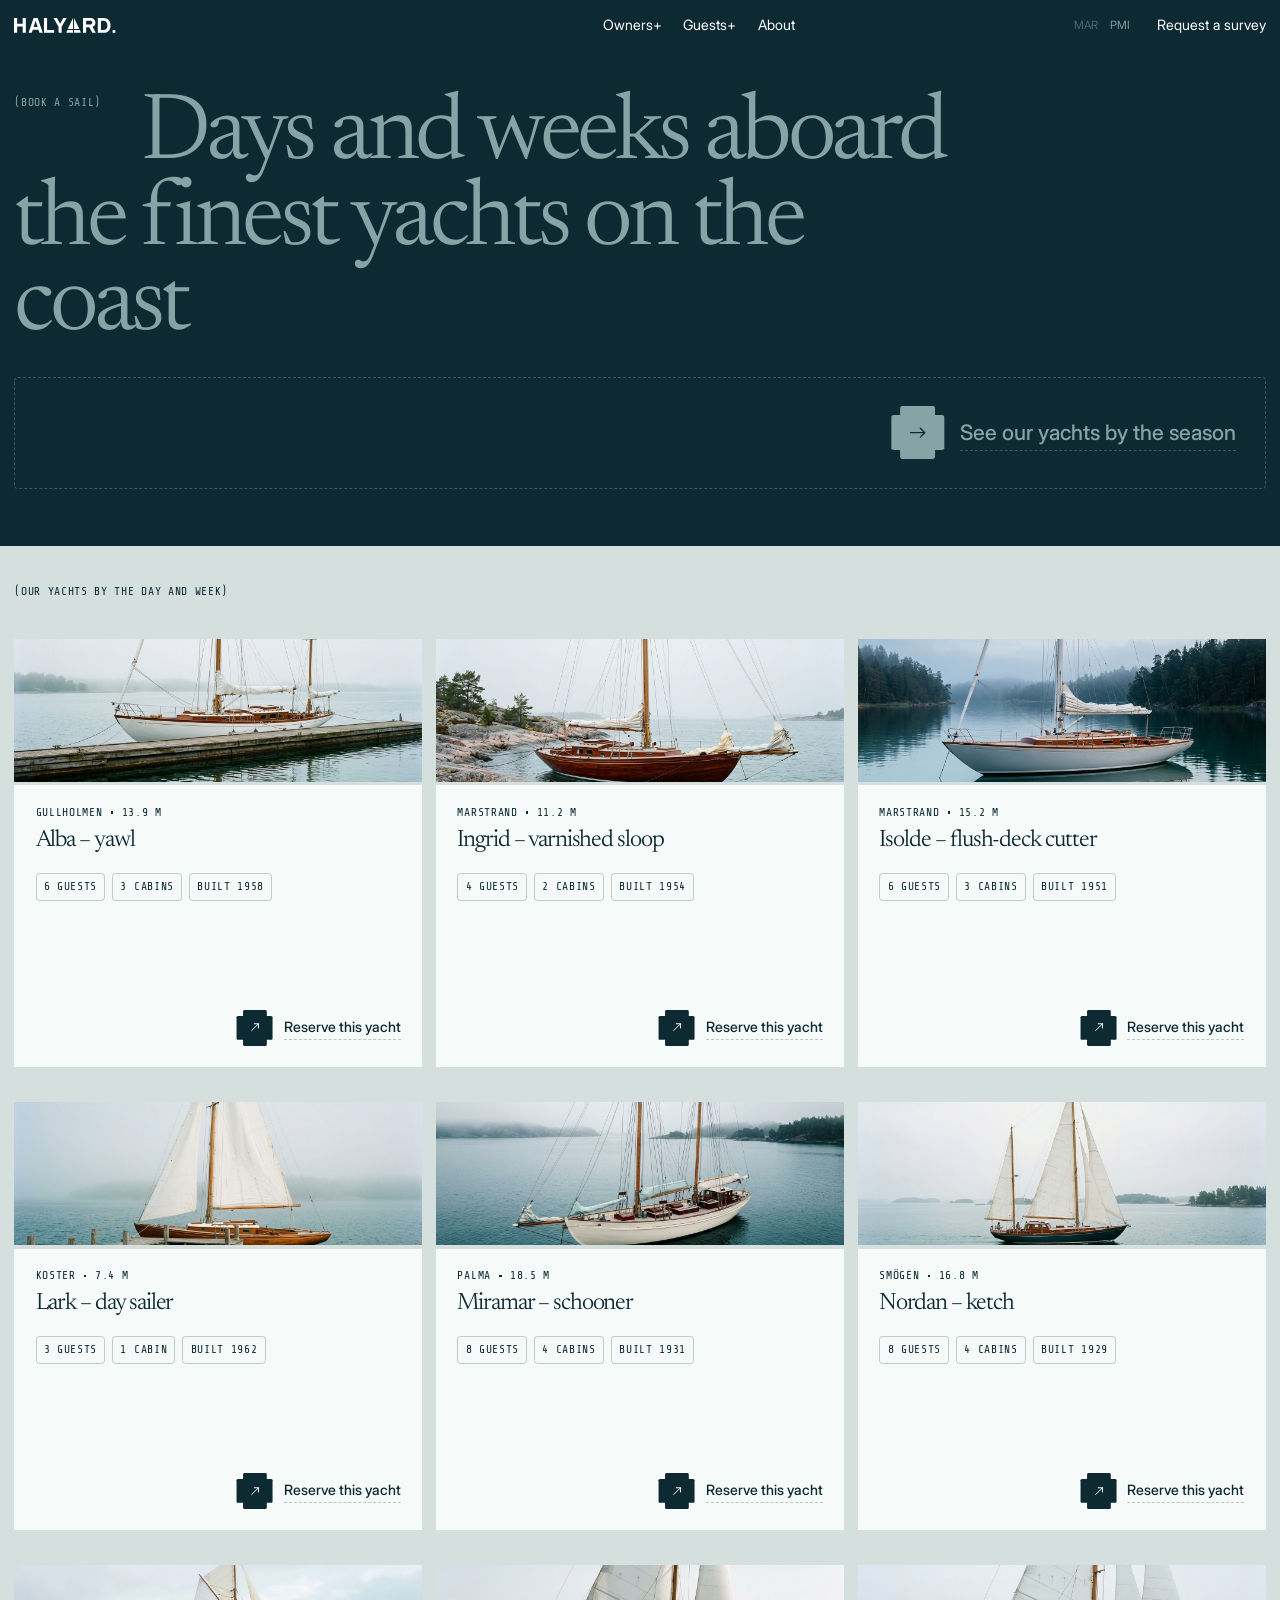
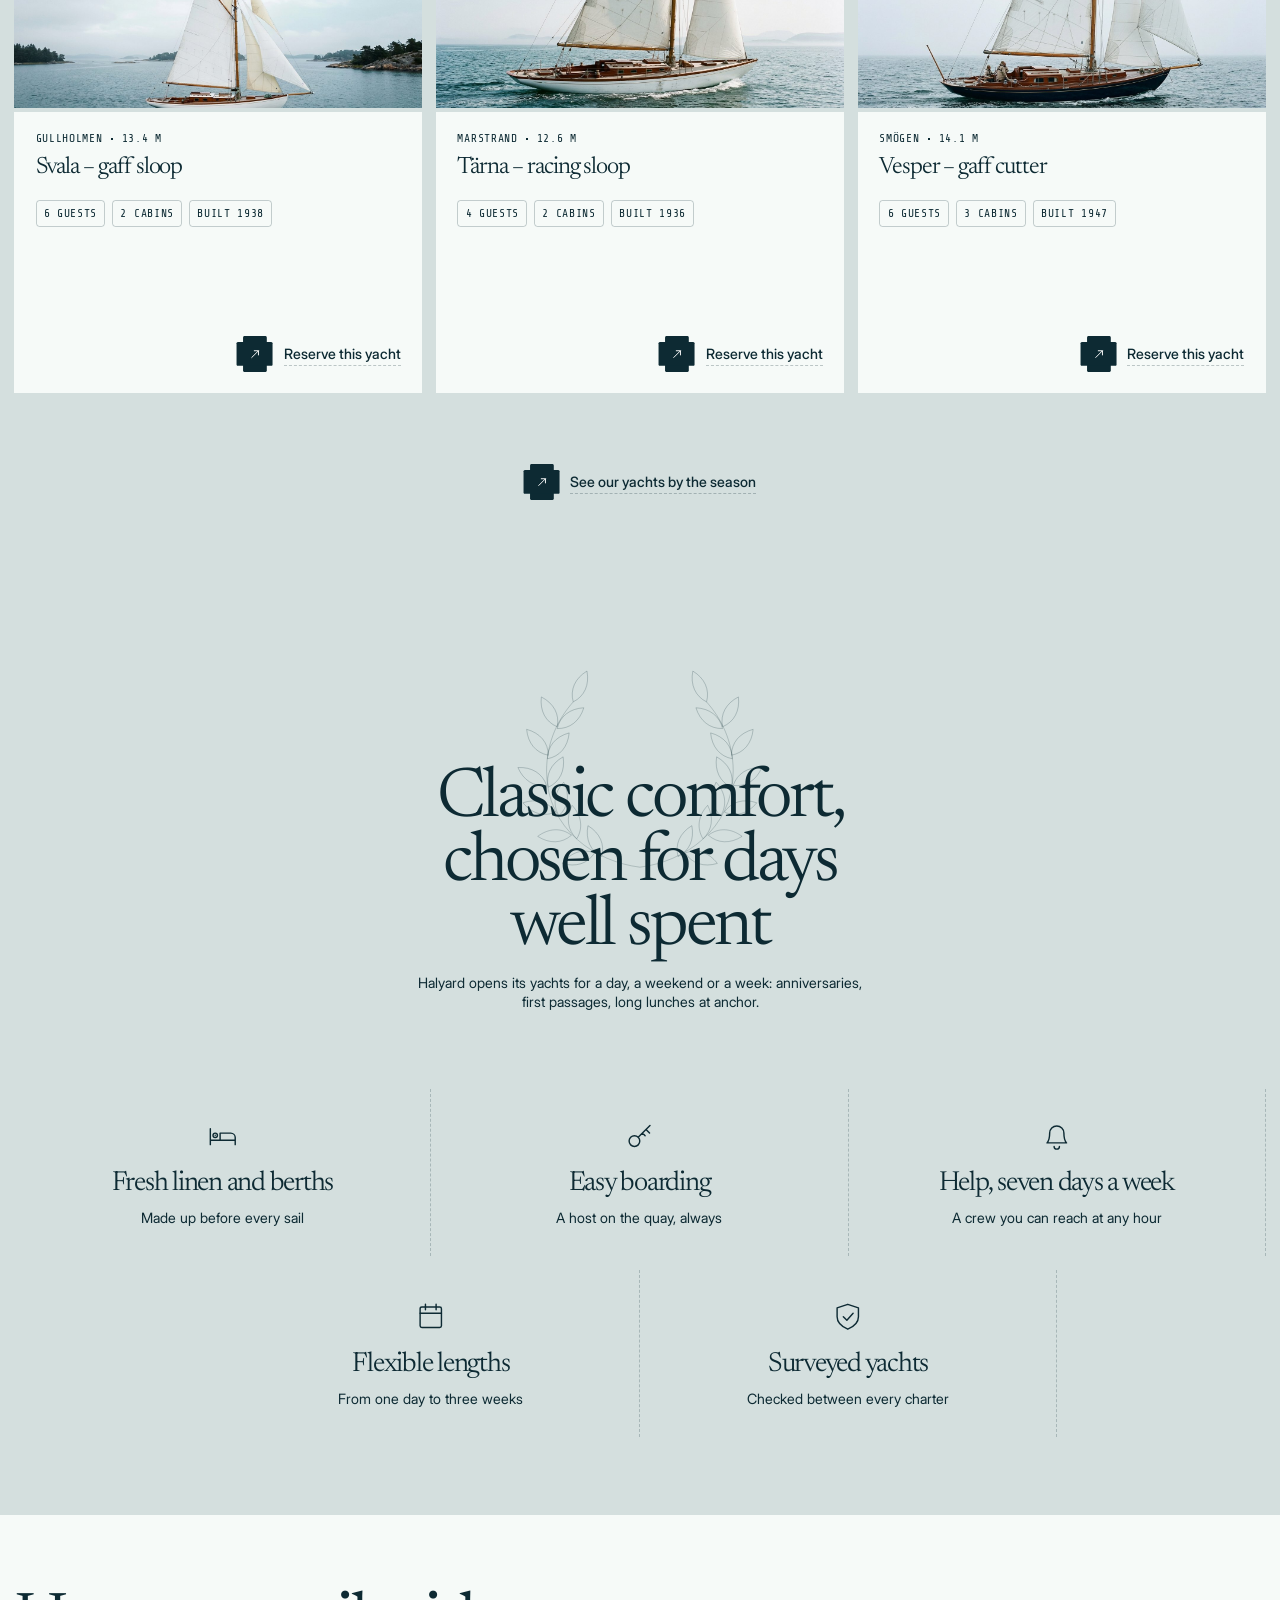
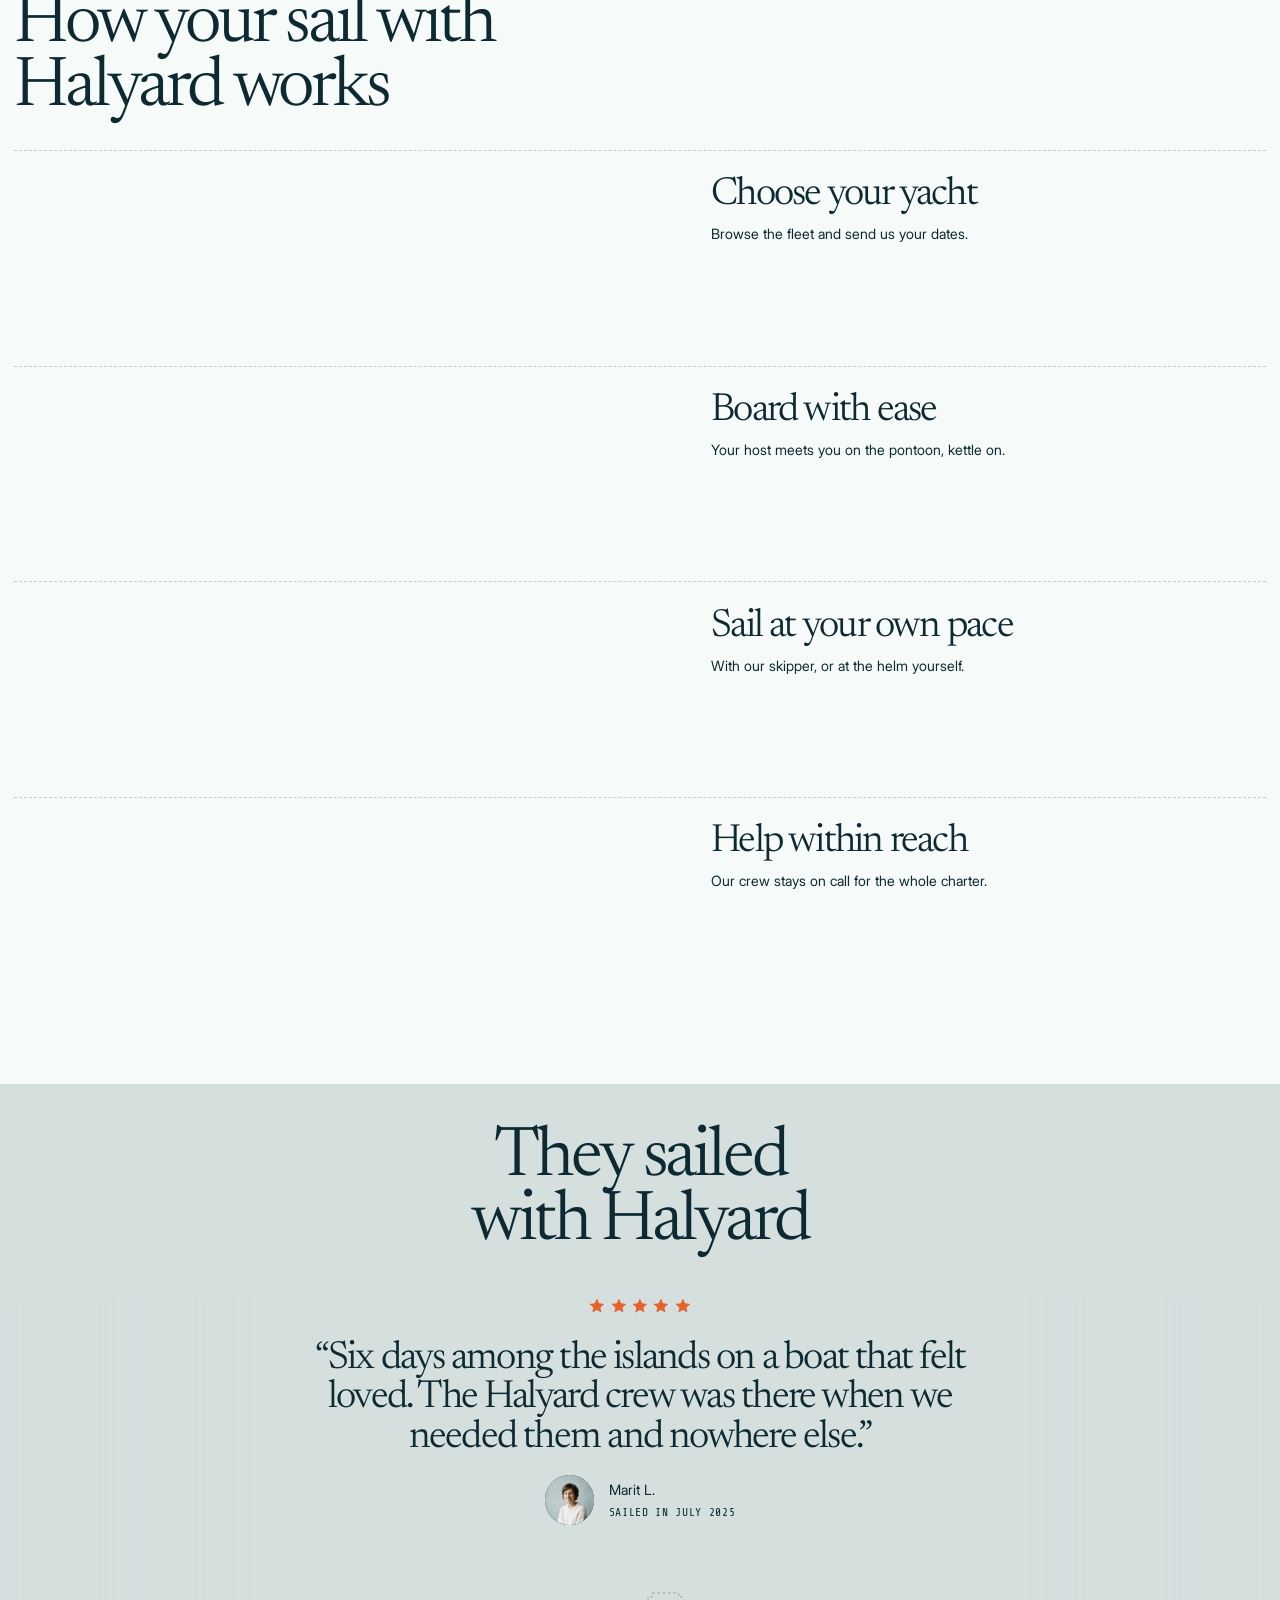
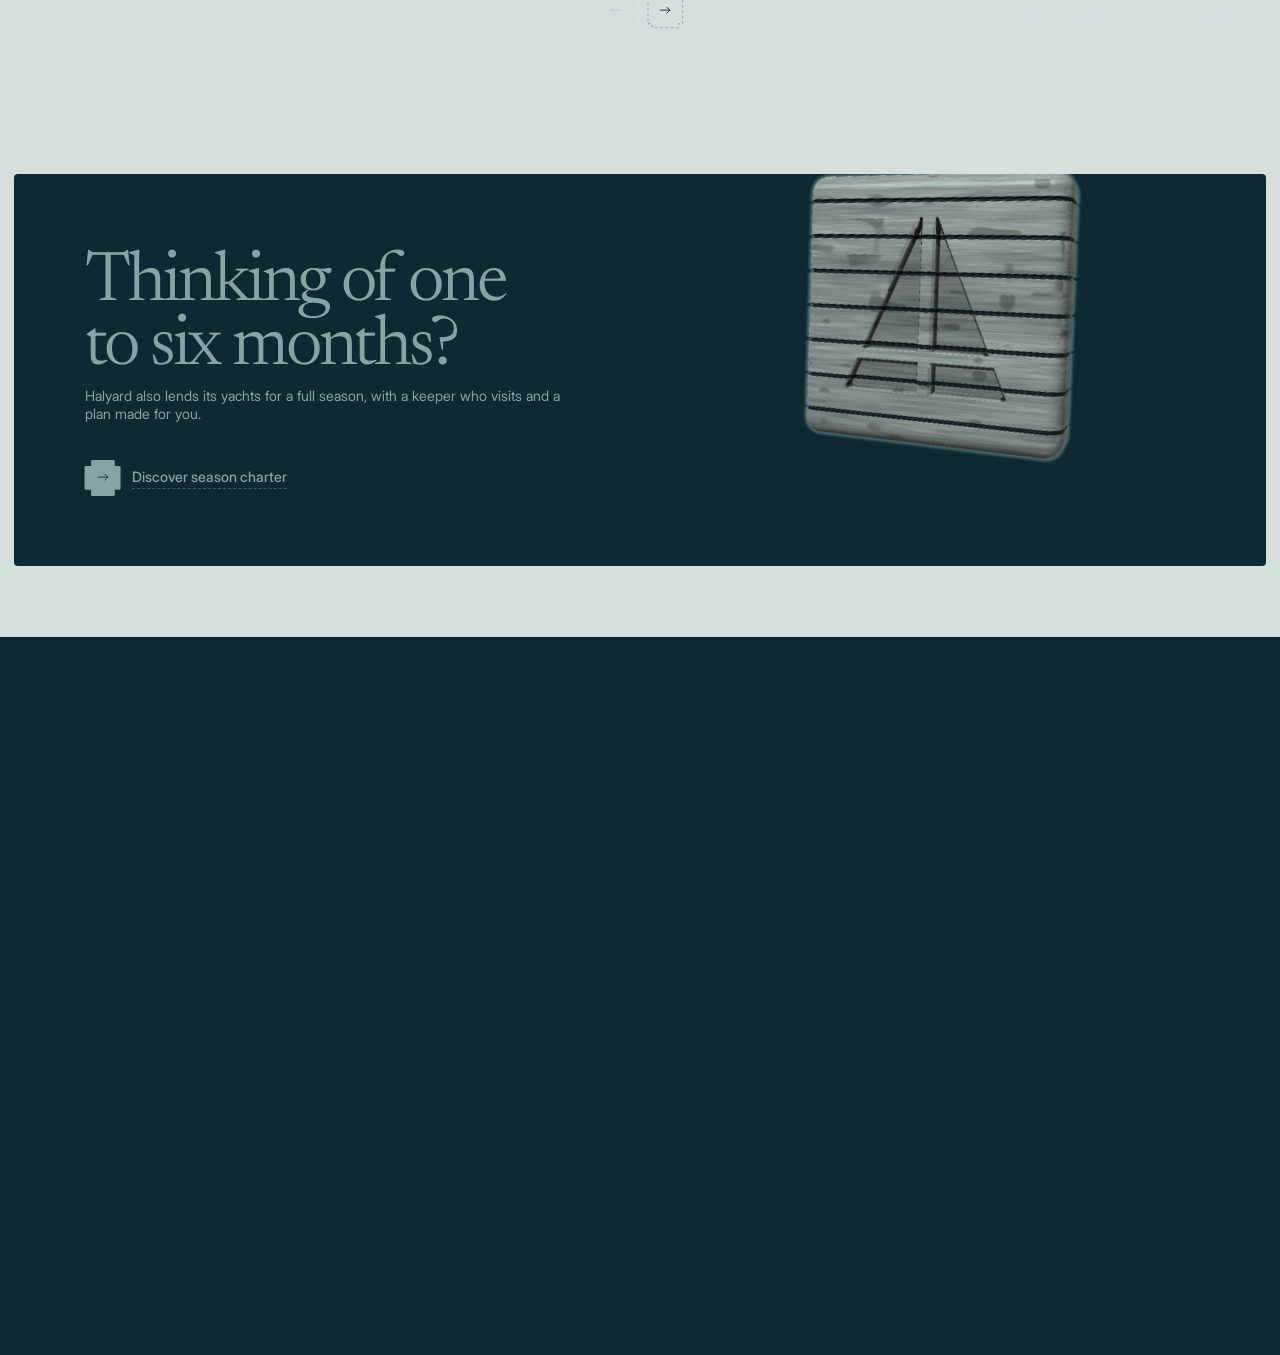
<file: book-a-sail.html>
<!doctype html>
<html lang="en" class="pre">
<head>
<meta charset="utf-8">
<meta name="viewport" content="width=device-width,initial-scale=1">
<title>Book a sail — Halyard</title>
<meta name="description" content="Days and weeks aboard the finest yachts on the coast">
<meta name="theme-color" content="#0d2a33">
<link rel="icon" href="assets/favicon.svg" type="image/svg+xml">
<link rel="stylesheet" href="css/style.css">
<noscript><style>html.pre .app{opacity:1}.gate{display:none}</style></noscript>
</head>
<body>
<div class="app">
<header class="c-header is-light" data-head="light">
<nav class="c-nav" aria-label="Main"><div class="container"><div class="nav-inner">
<a class="brand" href="index.html" aria-label="Halyard, home"><svg viewBox="0 0 1354 198" fill="currentColor" role="img" aria-label="Halyard"><g transform="translate(0 0)"><path fill-rule="evenodd" d="M0 0h42v77h74V0h42v198h-42v-84H42v84H0z"/></g><g transform="translate(194 0)"><path fill-rule="evenodd" d="M0 198 68 0h54l68 198h-44l-13-42H57l-13 42zM68 120h54L95 36z"/></g><g transform="translate(400 0)"><path fill-rule="evenodd" d="M0 0h42v160h94v38H0z"/></g><g transform="translate(528 0)"><path fill-rule="evenodd" d="M0 0h46l42 78 42-78h46l-67 118v80H67v-80z"/></g><g transform="translate(700 0)"><path fill-rule="evenodd" d="M0 198 13 160H88v38zM18 146 88 0v146zM102 0l72 146h-72zM102 160h79l11 38h-90z"/></g><g transform="translate(922 0)"><path fill-rule="evenodd" d="M0 0h96c42 0 70 24 70 62 0 28-15 48-40 56l46 80h-47l-41-75H42v75H0zM42 38v48h52c18 0 30-9 30-24s-12-24-30-24z"/></g><g transform="translate(1120 0)"><path fill-rule="evenodd" d="M0 0h78c56 0 92 38 92 99s-36 99-92 99H0zM42 38v122h34c33 0 52-23 52-61s-19-61-52-61z"/></g><g transform="translate(1318 0)"><path fill-rule="evenodd" d="M0 162h36v36H0z"/></g></svg></a>
<div class="nav-center"><ul class="nav-list">
<li><a class="nav-link" href="#" role="button" data-submenu="owners"><span>Owners</span><span>+</span></a></li>
<li><a class="nav-link" href="#" role="button" data-submenu="guests"><span>Guests</span><span>+</span></a></li>
<li><a class="nav-link" href="about.html"><span>About</span></a></li></ul></div>
<div class="nav-right"><div class="harbours " aria-label="Harbour"><a href="index.html" title="Halyard Marstrand" class="on" aria-current="true">mar</a><a href="palma.html" title="Halyard Palma">pmi</a></div><ul class="nav-list"><li><a class="nav-link" href="contact.html"><span>Request a survey</span></a></li></ul></div>
<a class="btn nav-toggle" href="#" role="button" aria-label="Open menu"><span class="btn-icon"><span class="icon"><svg viewBox="0 0 16 16" fill="none" aria-hidden="true"><path d="M8 2.5v11M2.5 8h11" stroke="currentColor" stroke-linecap="round"/></svg></span><span class="cross"><i></i><i></i></span></span></a>
</div></div></nav>
<div class="c-sub" aria-hidden="true"><div class="sub-wrap"><a class="sub-close btn" href="#" role="button" aria-label="Close menu"><span class="btn-icon"><span class="icon"><svg viewBox="0 0 16 16" fill="none" aria-hidden="true"><path d="m4 4 8 8M12 4l-8 8" stroke="currentColor" stroke-linecap="round"/></svg></span><span class="cross"><i></i><i></i></span></span></a>
<div class="sub-inner"><div class="sub-items"><div class="sub-item" data-submenu="owners"><div class="caps mb">(owners)</div><ul class="sub-list "><li><a class="sub-link" href="season-care.html">Season care</a></li><li><a class="sub-link" href="charter-management.html">Charter management</a></li><li><a class="sub-link" href="refit.html">Refit</a></li></ul><div class="sub-visuals"><div class="sub-visual"><div class="visual"><img class="cover" src="assets/img/port-2.jpg" alt="" loading="lazy"></div><div class="visual"><img class="cover" src="assets/img/port-3.jpg" alt="" loading="lazy"></div><div class="visual"><img class="cover" src="assets/img/port-4.jpg" alt="" loading="lazy"></div></div></div></div><div class="sub-item" data-submenu="guests"><div class="caps mb">(guests)</div><ul class="sub-list "><li><a class="sub-link" href="season-charter.html">Find a yacht</a></li><li><a class="sub-link on" aria-current="page" href="book-a-sail.html">Book a sail</a></li></ul></div><div class="sub-item" data-submenu="third"><div class="caps mb">(halyard)</div><ul class="sub-list "><li><a class="sub-link" href="about.html">About</a></li><li><a class="sub-link" href="contact.html">Contact</a></li></ul></div><div class="sub-item" data-submenu="social"><div class="caps mb">(social networks)</div><ul class="sub-list sm"><li><a class="sub-link" href="#">LinkedIn</a></li><li><a class="sub-link" href="#">Instagram</a></li><li><a class="sub-link" href="#">YouTube</a></li></ul></div><div class="harbours in-sub" aria-label="Harbour"><a href="index.html" title="Halyard Marstrand" class="on" aria-current="true">mar</a><a href="palma.html" title="Halyard Palma">pmi</a></div></div></div></div><div class="sub-overlay"></div></div>
</header>
<main class="">
<section class="hero-loc" data-head="light"><div class="container"><div class="hero-loc-inner"><div class="hero-title js-title"><div class="caps mb">(Book a sail)</div><h1 class="t-lg">Days and weeks aboard the finest yachts on the coast</h1></div><div class="filters-form"><div class="hero-actions"><a href="season-charter.html" class="btn tide"><span class="btn-inner"><span class="btn-icon"><span class="icon"><svg viewBox="0 0 16 16" fill="none" aria-hidden="true"><path d="M10 11.33 13.33 8 10 4.67M2.67 8h10.66" stroke="currentColor" stroke-linecap="round" stroke-linejoin="round"/></svg></span><span class="cross"><i></i><i></i></span></span><span class="btn-title">See our yachts by the season</span></span></a></div></div></div></div></section><section class="locations u" data-head="dark"><div class="container"><div class="mb4"><div class="caps mb">(our yachts by the day and week)</div></div><div class="grid loc-grid" data-type="week" aria-live="polite"></div><div class="actions"><a href="season-charter.html" class="btn "><span class="btn-inner"><span class="btn-icon"><span class="icon diag"><svg viewBox="0 0 16 16" fill="none" aria-hidden="true"><path d="M10 11.33 13.33 8 10 4.67M2.67 8h10.66" stroke="currentColor" stroke-linecap="round" stroke-linejoin="round"/></svg></span><span class="cross"><i></i><i></i></span></span><span class="btn-title">See our yachts by the season</span></span></a></div></div></section><section class="values u" data-head="dark"><div class="container"><div class="headline crowned"><div class="crown" aria-hidden="true"><svg viewBox="0 0 290 230" fill="none" stroke="currentColor"><g><path d="M145 214C96 208 40 172 40 106c0-34 14-60 30-78"/><path transform="translate(70 28) rotate(24)" d="M0 0c9-11 9-25 0-38-9 13-9 27 0 38Z"/><path transform="translate(52 56) rotate(-28)" d="M0 0c9-11 9-25 0-38-9 13-9 27 0 38Z"/><path transform="translate(52 58) rotate(52)" d="M0 0c9-11 9-25 0-38-9 13-9 27 0 38Z"/><path transform="translate(42 88) rotate(-40)" d="M0 0c9-11 9-25 0-38-9 13-9 27 0 38Z"/><path transform="translate(41 92) rotate(40)" d="M0 0c9-11 9-25 0-38-9 13-9 27 0 38Z"/><path transform="translate(40 122) rotate(-58)" d="M0 0c9-11 9-25 0-38-9 13-9 27 0 38Z"/><path transform="translate(42 124) rotate(26)" d="M0 0c9-11 9-25 0-38-9 13-9 27 0 38Z"/><path transform="translate(50 152) rotate(-74)" d="M0 0c9-11 9-25 0-38-9 13-9 27 0 38Z"/><path transform="translate(54 156) rotate(8)" d="M0 0c9-11 9-25 0-38-9 13-9 27 0 38Z"/><path transform="translate(68 178) rotate(-92)" d="M0 0c9-11 9-25 0-38-9 13-9 27 0 38Z"/><path transform="translate(74 182) rotate(-8)" d="M0 0c9-11 9-25 0-38-9 13-9 27 0 38Z"/><path transform="translate(94 198) rotate(-108)" d="M0 0c9-11 9-25 0-38-9 13-9 27 0 38Z"/><path transform="translate(102 202) rotate(-24)" d="M0 0c9-11 9-25 0-38-9 13-9 27 0 38Z"/></g><g transform="matrix(-1 0 0 1 290 0)"><path d="M145 214C96 208 40 172 40 106c0-34 14-60 30-78"/><path transform="translate(70 28) rotate(24)" d="M0 0c9-11 9-25 0-38-9 13-9 27 0 38Z"/><path transform="translate(52 56) rotate(-28)" d="M0 0c9-11 9-25 0-38-9 13-9 27 0 38Z"/><path transform="translate(52 58) rotate(52)" d="M0 0c9-11 9-25 0-38-9 13-9 27 0 38Z"/><path transform="translate(42 88) rotate(-40)" d="M0 0c9-11 9-25 0-38-9 13-9 27 0 38Z"/><path transform="translate(41 92) rotate(40)" d="M0 0c9-11 9-25 0-38-9 13-9 27 0 38Z"/><path transform="translate(40 122) rotate(-58)" d="M0 0c9-11 9-25 0-38-9 13-9 27 0 38Z"/><path transform="translate(42 124) rotate(26)" d="M0 0c9-11 9-25 0-38-9 13-9 27 0 38Z"/><path transform="translate(50 152) rotate(-74)" d="M0 0c9-11 9-25 0-38-9 13-9 27 0 38Z"/><path transform="translate(54 156) rotate(8)" d="M0 0c9-11 9-25 0-38-9 13-9 27 0 38Z"/><path transform="translate(68 178) rotate(-92)" d="M0 0c9-11 9-25 0-38-9 13-9 27 0 38Z"/><path transform="translate(74 182) rotate(-8)" d="M0 0c9-11 9-25 0-38-9 13-9 27 0 38Z"/><path transform="translate(94 198) rotate(-108)" d="M0 0c9-11 9-25 0-38-9 13-9 27 0 38Z"/><path transform="translate(102 202) rotate(-24)" d="M0 0c9-11 9-25 0-38-9 13-9 27 0 38Z"/></g></svg></div><h2 class="t-md">Classic comfort, <br>chosen for days <br>well spent</h2><p class="intro">Halyard opens its yachts for a day, a weekend or a week: anniversaries, first passages, long lunches at anchor.</p></div><div class="values-list"><div class="value"><svg viewBox="0 0 40 40" fill="none" stroke="currentColor" stroke-width="1.6" stroke-linecap="round" stroke-linejoin="round" aria-hidden="true"><path d="M6 30V12M6 25h28v5M34 25v-3a5 5 0 0 0-5-5H17v8M11.500 19.500h.01"/><circle cx="11.500" cy="19.500" r="2.500"/></svg><div class="value-c"><div class="serif t-xxs">Fresh linen and berths</div><p>Made up before every sail</p></div></div><div class="value"><svg viewBox="0 0 40 40" fill="none" stroke="currentColor" stroke-width="1.6" stroke-linecap="round" stroke-linejoin="round" aria-hidden="true"><circle cx="14" cy="26" r="6"/><path d="m18.500 21.500 13-13M27 13l4 4M23 17l3 3"/></svg><div class="value-c"><div class="serif t-xxs">Easy boarding</div><p>A host on the quay, always</p></div></div><div class="value"><svg viewBox="0 0 40 40" fill="none" stroke="currentColor" stroke-width="1.6" stroke-linecap="round" stroke-linejoin="round" aria-hidden="true"><path d="M9 28h22c-3-3-3-6-3-11a8 8 0 0 0-16 0c0 5 0 8-3 11ZM17 32a3 3 0 0 0 6 0"/></svg><div class="value-c"><div class="serif t-xxs">Help, seven days a week</div><p>A crew you can reach at any hour</p></div></div><div class="value"><svg viewBox="0 0 40 40" fill="none" stroke="currentColor" stroke-width="1.6" stroke-linecap="round" stroke-linejoin="round" aria-hidden="true"><rect x="8" y="9" width="24" height="23" rx="2"/><path d="M8 16h24M14 6v6M26 6v6"/></svg><div class="value-c"><div class="serif t-xxs">Flexible lengths</div><p>From one day to three weeks</p></div></div><div class="value"><svg viewBox="0 0 40 40" fill="none" stroke="currentColor" stroke-width="1.6" stroke-linecap="round" stroke-linejoin="round" aria-hidden="true"><path d="M20 6 32 10v10c0 7-5 11-12 14-7-3-12-7-12-14V10zM15 20l4 4 7-8"/></svg><div class="value-c"><div class="serif t-xxs">Surveyed yachts</div><p>Checked between every charter</p></div></div></div></div></section><section class="steps u" data-head="dark"><div class="container"><div class="headline left"><h2 class="t-md">How your sail with Halyard works</h2></div><div class="steps-list"><div class="step"><div class="step-n">01</div><div class="step-c"><h3 class="t-xs">Choose your yacht</h3><p>Browse the fleet and send us your dates.</p></div></div><div class="step"><div class="step-n">02</div><div class="step-c"><h3 class="t-xs">Board with ease</h3><p>Your host meets you on the pontoon, kettle on.</p></div></div><div class="step"><div class="step-n">03</div><div class="step-c"><h3 class="t-xs">Sail at your own pace</h3><p>With our skipper, or at the helm yourself.</p></div></div><div class="step"><div class="step-n">04</div><div class="step-c"><h3 class="t-xs">Help within reach</h3><p>Our crew stays on call for the whole charter.</p></div></div></div></div></section><section class="testimonies u" data-head="dark"><div class="container"><div class="headline"><h2 class="t-md">They sailed <br>with Halyard</h2></div><div class="tst js-slider"><div class="swiper"><div class="swiper-track"><div class="swiper-slide"><div class="tst-slide"><div class="rating" role="img" aria-label="5 out of 5"><svg viewBox="0 0 20 20" fill="currentColor" aria-hidden="true"><path d="m10 1.800 2.450 5.350 5.850.65-4.350 3.950 1.200 5.750L10 14.600l-5.150 2.900 1.200-5.750L1.700 7.800l5.850-.65z"/></svg><svg viewBox="0 0 20 20" fill="currentColor" aria-hidden="true"><path d="m10 1.800 2.450 5.350 5.850.65-4.350 3.950 1.200 5.750L10 14.600l-5.150 2.900 1.200-5.750L1.700 7.800l5.850-.65z"/></svg><svg viewBox="0 0 20 20" fill="currentColor" aria-hidden="true"><path d="m10 1.800 2.450 5.350 5.850.65-4.350 3.950 1.200 5.750L10 14.600l-5.150 2.900 1.200-5.750L1.700 7.800l5.850-.65z"/></svg><svg viewBox="0 0 20 20" fill="currentColor" aria-hidden="true"><path d="m10 1.800 2.450 5.350 5.850.65-4.350 3.950 1.200 5.750L10 14.600l-5.150 2.900 1.200-5.750L1.700 7.800l5.850-.65z"/></svg><svg viewBox="0 0 20 20" fill="currentColor" aria-hidden="true"><path d="m10 1.800 2.450 5.350 5.850.65-4.350 3.950 1.200 5.750L10 14.600l-5.150 2.900 1.200-5.750L1.700 7.800l5.850-.65z"/></svg></div><div class="tst-text"><blockquote class="serif t-xs">“Six days among the islands on a boat that felt loved. The Halyard crew was there when we needed them and nowhere else.”</blockquote></div><div class="author"><div class="avatar"><img class="cover" src="assets/img/face-1.jpg" alt="" loading="lazy"></div><div><div>Marit L.</div><div class="caps">Sailed in July 2025</div></div></div></div></div><div class="swiper-slide"><div class="tst-slide"><div class="rating" role="img" aria-label="5 out of 5"><svg viewBox="0 0 20 20" fill="currentColor" aria-hidden="true"><path d="m10 1.800 2.450 5.350 5.850.65-4.350 3.950 1.200 5.750L10 14.600l-5.150 2.900 1.200-5.750L1.700 7.800l5.850-.65z"/></svg><svg viewBox="0 0 20 20" fill="currentColor" aria-hidden="true"><path d="m10 1.800 2.450 5.350 5.850.65-4.350 3.950 1.200 5.750L10 14.600l-5.150 2.900 1.200-5.750L1.700 7.800l5.850-.65z"/></svg><svg viewBox="0 0 20 20" fill="currentColor" aria-hidden="true"><path d="m10 1.800 2.450 5.350 5.850.65-4.350 3.950 1.200 5.750L10 14.600l-5.150 2.900 1.200-5.750L1.700 7.800l5.850-.65z"/></svg><svg viewBox="0 0 20 20" fill="currentColor" aria-hidden="true"><path d="m10 1.800 2.450 5.350 5.850.65-4.350 3.950 1.200 5.750L10 14.600l-5.150 2.900 1.200-5.750L1.700 7.800l5.850-.65z"/></svg><svg viewBox="0 0 20 20" fill="currentColor" aria-hidden="true"><path d="m10 1.800 2.450 5.350 5.850.65-4.350 3.950 1.200 5.750L10 14.600l-5.150 2.900 1.200-5.750L1.700 7.800l5.850-.65z"/></svg></div><div class="tst-text"><blockquote class="serif t-xs">“We stepped aboard with two bags. Everything else was already stowed.”</blockquote></div><div class="author"><div class="avatar"><img class="cover" src="assets/img/face-2.jpg" alt="" loading="lazy"></div><div><div>Gerard P.</div><div class="caps">Sailed in June 2025</div></div></div></div></div><div class="swiper-slide"><div class="tst-slide"><div class="rating" role="img" aria-label="4 out of 5"><svg viewBox="0 0 20 20" fill="currentColor" aria-hidden="true"><path d="m10 1.800 2.450 5.350 5.850.65-4.350 3.950 1.200 5.750L10 14.600l-5.150 2.900 1.200-5.750L1.700 7.800l5.850-.65z"/></svg><svg viewBox="0 0 20 20" fill="currentColor" aria-hidden="true"><path d="m10 1.800 2.450 5.350 5.850.65-4.350 3.950 1.200 5.750L10 14.600l-5.150 2.900 1.200-5.750L1.700 7.800l5.850-.65z"/></svg><svg viewBox="0 0 20 20" fill="currentColor" aria-hidden="true"><path d="m10 1.800 2.450 5.350 5.850.65-4.350 3.950 1.200 5.750L10 14.600l-5.150 2.900 1.200-5.750L1.700 7.800l5.850-.65z"/></svg><svg viewBox="0 0 20 20" fill="currentColor" aria-hidden="true"><path d="m10 1.800 2.450 5.350 5.850.65-4.350 3.950 1.200 5.750L10 14.600l-5.150 2.900 1.200-5.750L1.700 7.800l5.850-.65z"/></svg></div><div class="tst-text"><blockquote class="serif t-xs">“The kindest briefing, the cleanest bilge and a yacht you want to stay on.”</blockquote></div><div class="author"><div class="avatar"><img class="cover" src="assets/img/face-3.jpg" alt="" loading="lazy"></div><div><div>Inês R.</div><div class="caps">Sailed in September 2024</div></div></div></div></div></div></div><div class="swiper-nav"><button type="button" class="prev" aria-label="Previous"><svg class="ring" viewBox="0 0 48 48" fill="none" aria-hidden="true"><path d="M9 4.500h30V9h4.500v30H39v4.500H9V39H4.500V9H9z" stroke="currentColor" stroke-opacity=".35" stroke-dasharray="3 3"/></svg><span class="arr" style="display:block;position:relative"><svg viewBox="0 0 16 16" fill="none" aria-hidden="true"><path d="M10 11.33 13.33 8 10 4.67M2.67 8h10.66" stroke="currentColor" stroke-linecap="round" stroke-linejoin="round"/></svg></span></button><button type="button" class="next" aria-label="Next"><svg class="ring" viewBox="0 0 48 48" fill="none" aria-hidden="true"><path d="M9 4.500h30V9h4.500v30H39v4.500H9V39H4.500V9H9z" stroke="currentColor" stroke-opacity=".35" stroke-dasharray="3 3"/></svg><span class="arr" style="display:block;position:relative"><svg viewBox="0 0 16 16" fill="none" aria-hidden="true"><path d="M10 11.33 13.33 8 10 4.67M2.67 8h10.66" stroke="currentColor" stroke-linecap="round" stroke-linejoin="round"/></svg></span></button></div></div></div></section><section class="discover u" data-head="dark"><div class="container"><div class="discover-card" data-head="light"><div class="discover-cube"><div class="cube fluid"></div></div><div class="discover-c"><h2 class="t-md">Thinking of one <br>to six months?</h2><p>Halyard also lends its yachts for a full season, with a keeper who visits and a plan made for you.</p><div class="mt4"><a href="season-charter.html" class="btn tide"><span class="btn-inner"><span class="btn-icon"><span class="icon"><svg viewBox="0 0 16 16" fill="none" aria-hidden="true"><path d="M10 11.33 13.33 8 10 4.67M2.67 8h10.66" stroke="currentColor" stroke-linecap="round" stroke-linejoin="round"/></svg></span><span class="cross"><i></i><i></i></span></span><span class="btn-title">Discover season charter</span></span></a></div></div></div></div></section>
</main>
<footer class="c-footer"><div class="foot-wrap"><div class="container">
<div class="foot-nav"><div class="grid"><div class="foot-col"><div class="line w"></div><div class="caps ">(owners)</div><ul class="foot-list"><li><a class="foot-link" href="season-care.html">Season care</a></li><li><a class="foot-link" href="charter-management.html">Charter management</a></li><li><a class="foot-link" href="refit.html">Refit</a></li></ul></div><div class="foot-col"><div class="line w"></div><div class="caps ">(guests)</div><ul class="foot-list"><li><a class="foot-link" href="season-charter.html">Find a yacht</a></li><li><a class="foot-link on" aria-current="page" href="book-a-sail.html">Book a sail</a></li></ul></div><div class="foot-col"><div class="line w"></div><div class="caps ">(halyard)</div><ul class="foot-list"><li><a class="foot-link" href="about.html">About</a></li><li><a class="foot-link" href="contact.html">Contact</a></li></ul></div><div class="foot-col"><div class="line w"></div><div class="caps ">(social networks)</div><ul class="foot-list"><li><a class="foot-link" href="#">LinkedIn</a></li><li><a class="foot-link" href="#">Instagram</a></li><li><a class="foot-link" href="#">YouTube</a></li></ul></div></div></div>
<div class="foot-cube"><div class="cube lg"></div></div>
<div class="foot-harb"><div class="harbours " aria-label="Harbour"><a href="index.html" title="Halyard Marstrand" class="on" aria-current="true">mar</a><a href="palma.html" title="Halyard Palma">pmi</a></div></div>
<div class="foot-btm"><div>©2026 Halyard</div><div class="line w"></div><ul><li><a href="legal.html">Legal information</a></li><li><a href="privacy.html">Confidentiality</a></li></ul><span class="credit">Made on the quay</span></div>
<div class="foot-brand"><svg viewBox="0 0 1354 198" fill="currentColor" role="img" aria-label="Halyard"><g transform="translate(0 0)"><path fill-rule="evenodd" d="M0 0h42v77h74V0h42v198h-42v-84H42v84H0z"/></g><g transform="translate(194 0)"><path fill-rule="evenodd" d="M0 198 68 0h54l68 198h-44l-13-42H57l-13 42zM68 120h54L95 36z"/></g><g transform="translate(400 0)"><path fill-rule="evenodd" d="M0 0h42v160h94v38H0z"/></g><g transform="translate(528 0)"><path fill-rule="evenodd" d="M0 0h46l42 78 42-78h46l-67 118v80H67v-80z"/></g><g transform="translate(700 0)"><path fill-rule="evenodd" d="M0 198 13 160H88v38zM18 146 88 0v146zM102 0l72 146h-72zM102 160h79l11 38h-90z"/></g><g transform="translate(922 0)"><path fill-rule="evenodd" d="M0 0h96c42 0 70 24 70 62 0 28-15 48-40 56l46 80h-47l-41-75H42v75H0zM42 38v48h52c18 0 30-9 30-24s-12-24-30-24z"/></g><g transform="translate(1120 0)"><path fill-rule="evenodd" d="M0 0h78c56 0 92 38 92 99s-36 99-92 99H0zM42 38v122h34c33 0 52-23 52-61s-19-61-52-61z"/></g><g transform="translate(1318 0)"><path fill-rule="evenodd" d="M0 162h36v36H0z"/></g></svg></div>
</div></div></footer>
</div>
<script src="js/yachts.js"></script>
<script src="js/main.js"></script>
</body>
</html>
</file>
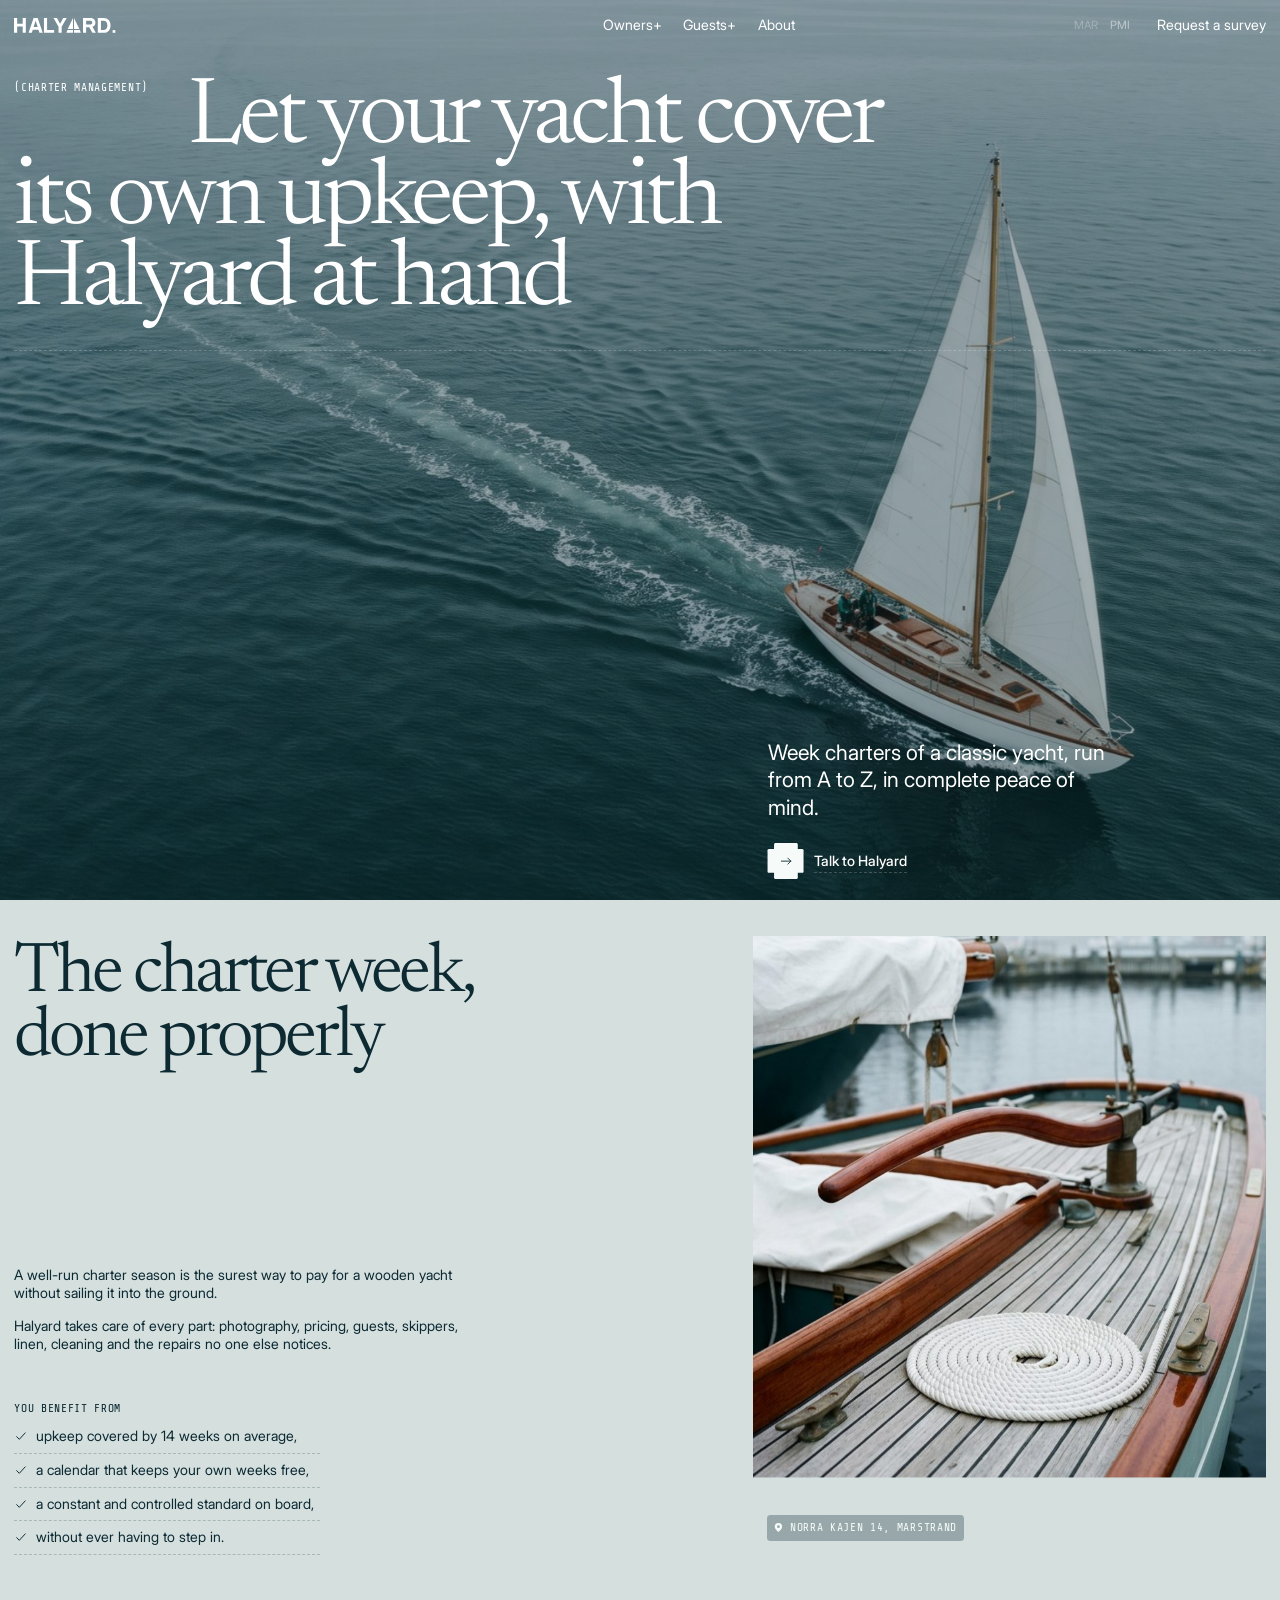
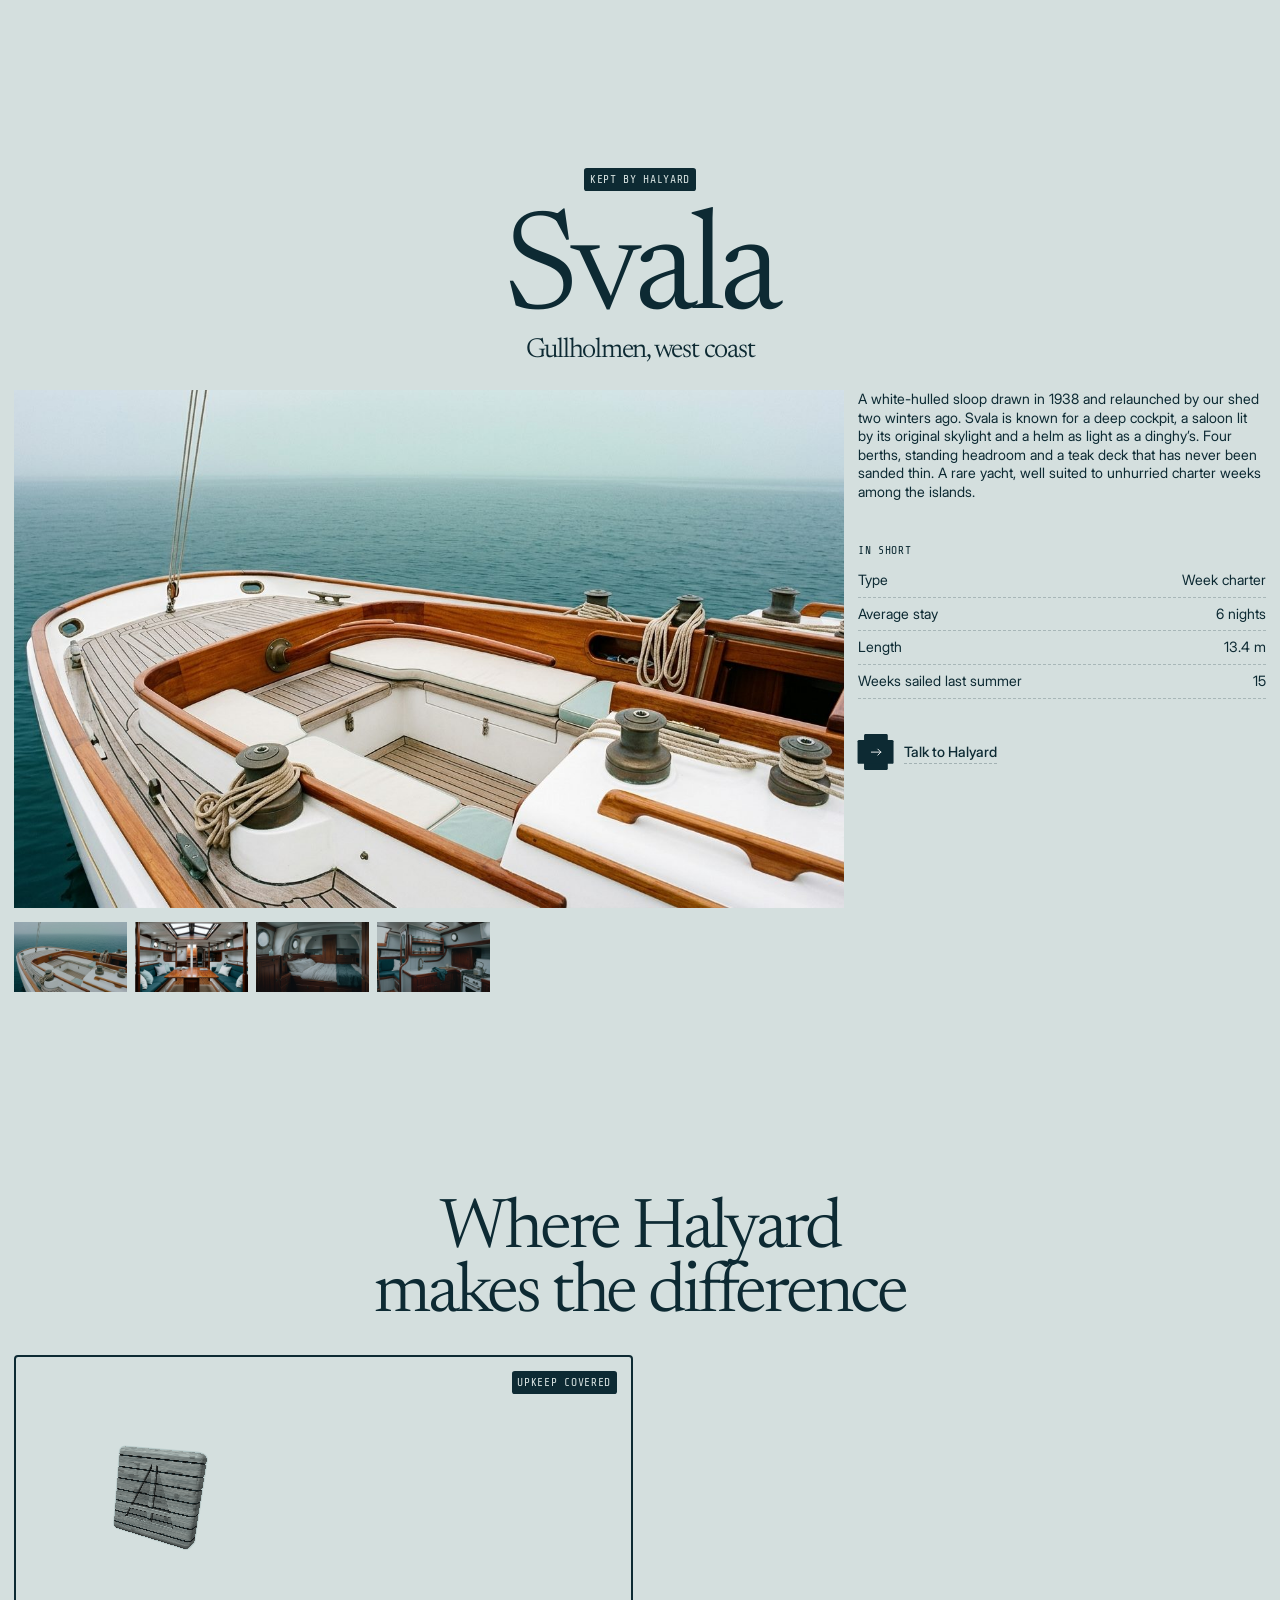
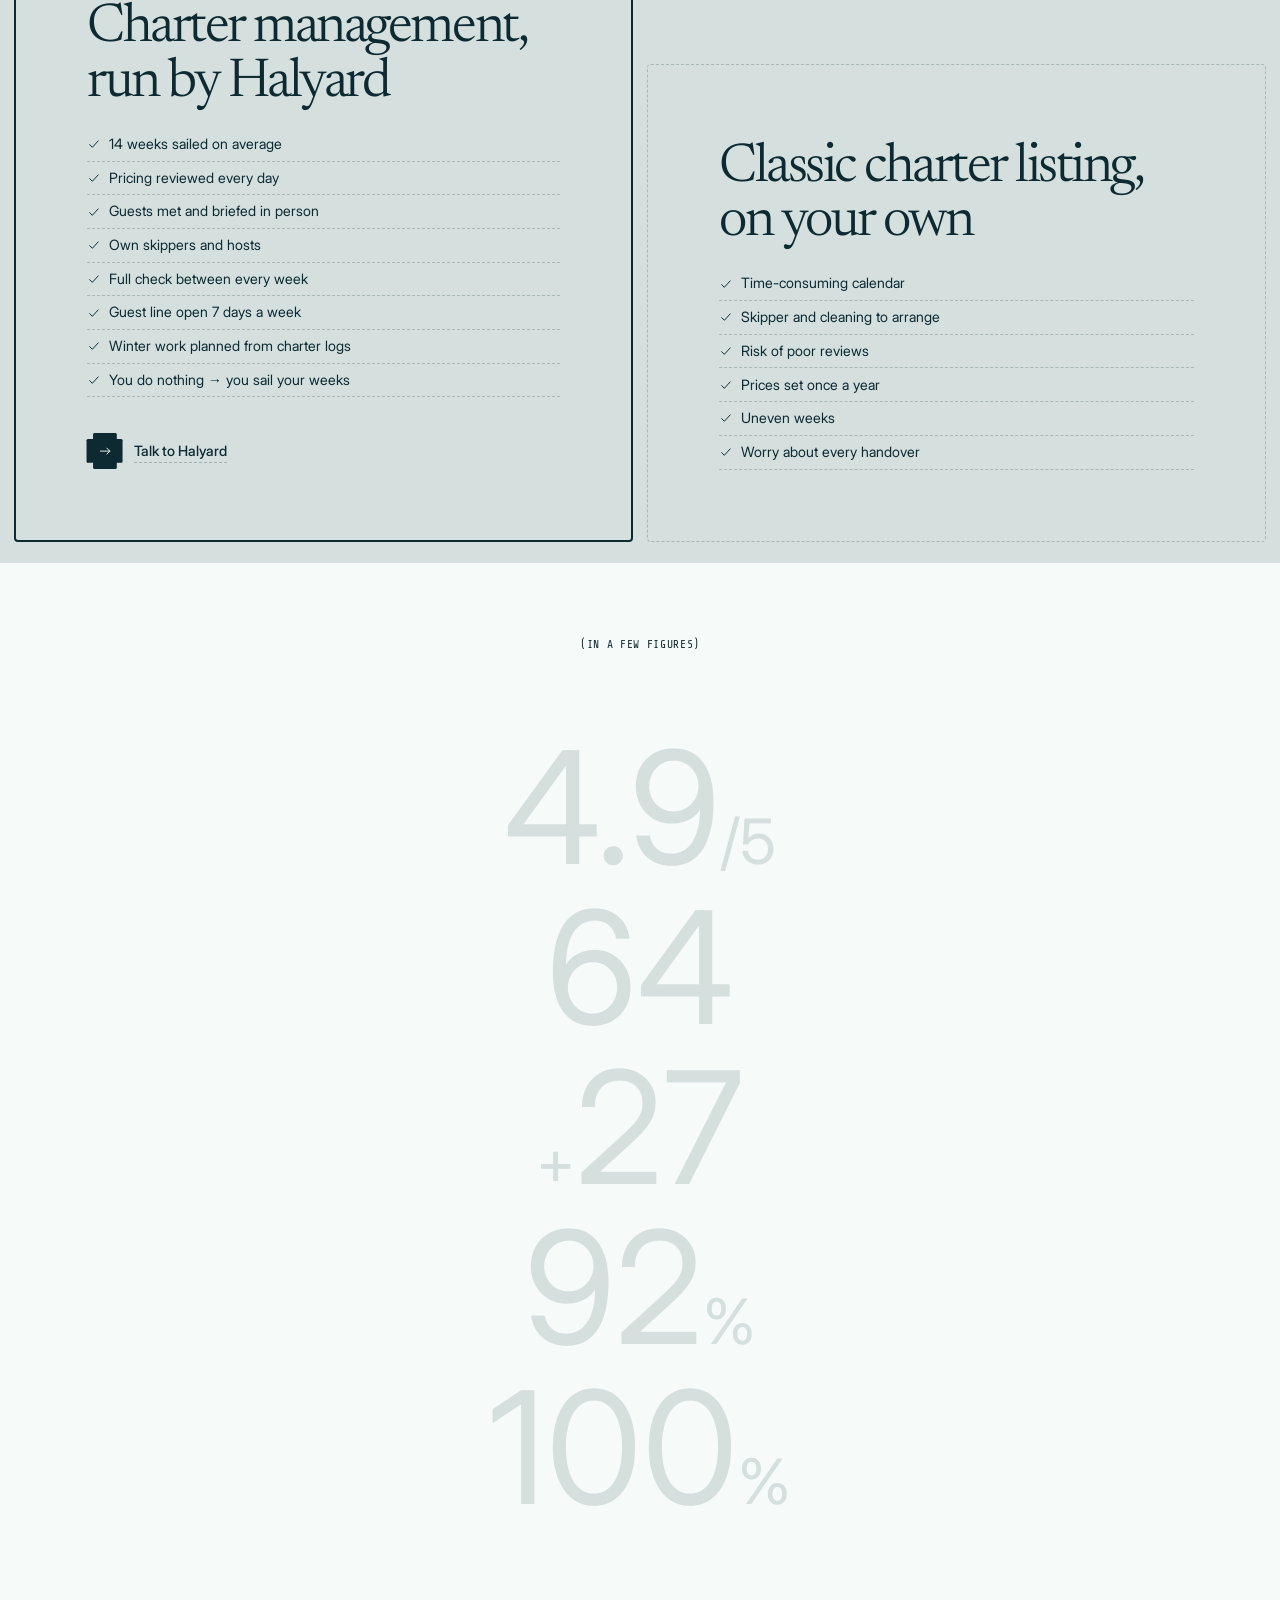
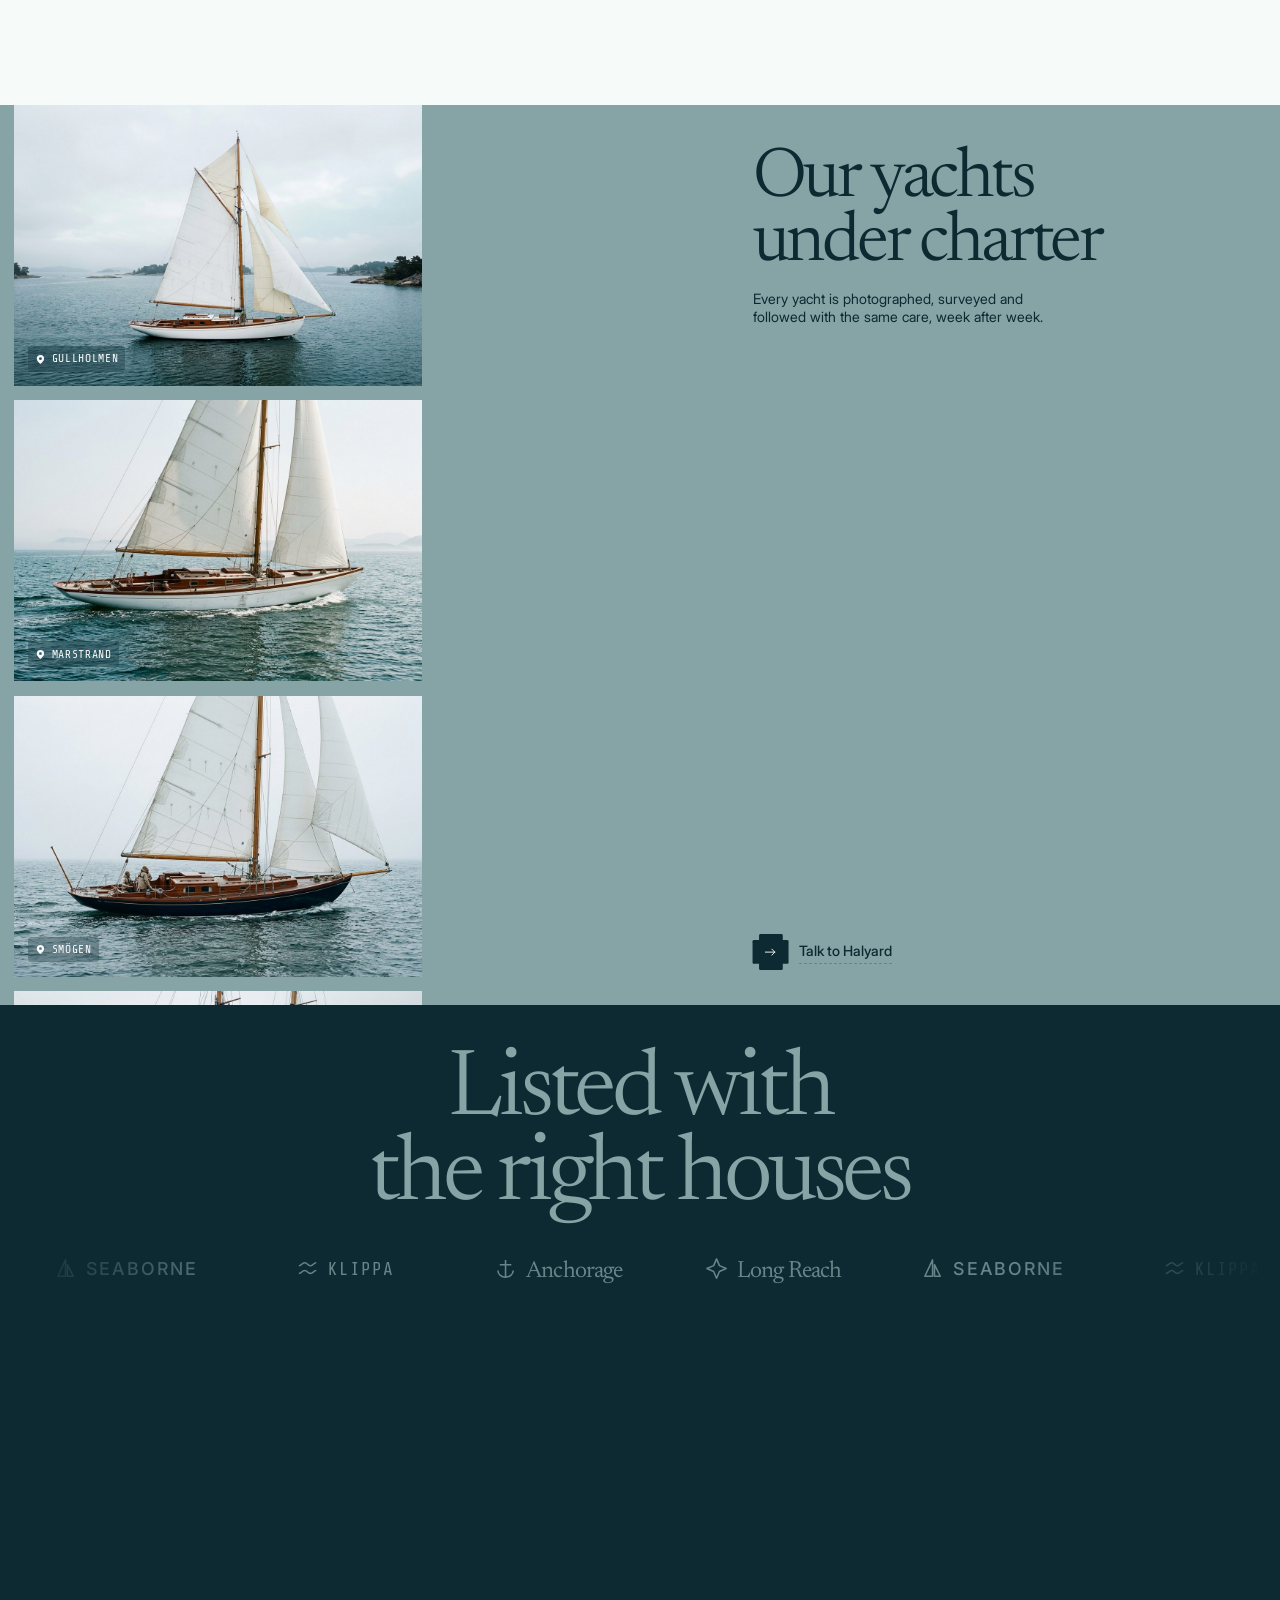
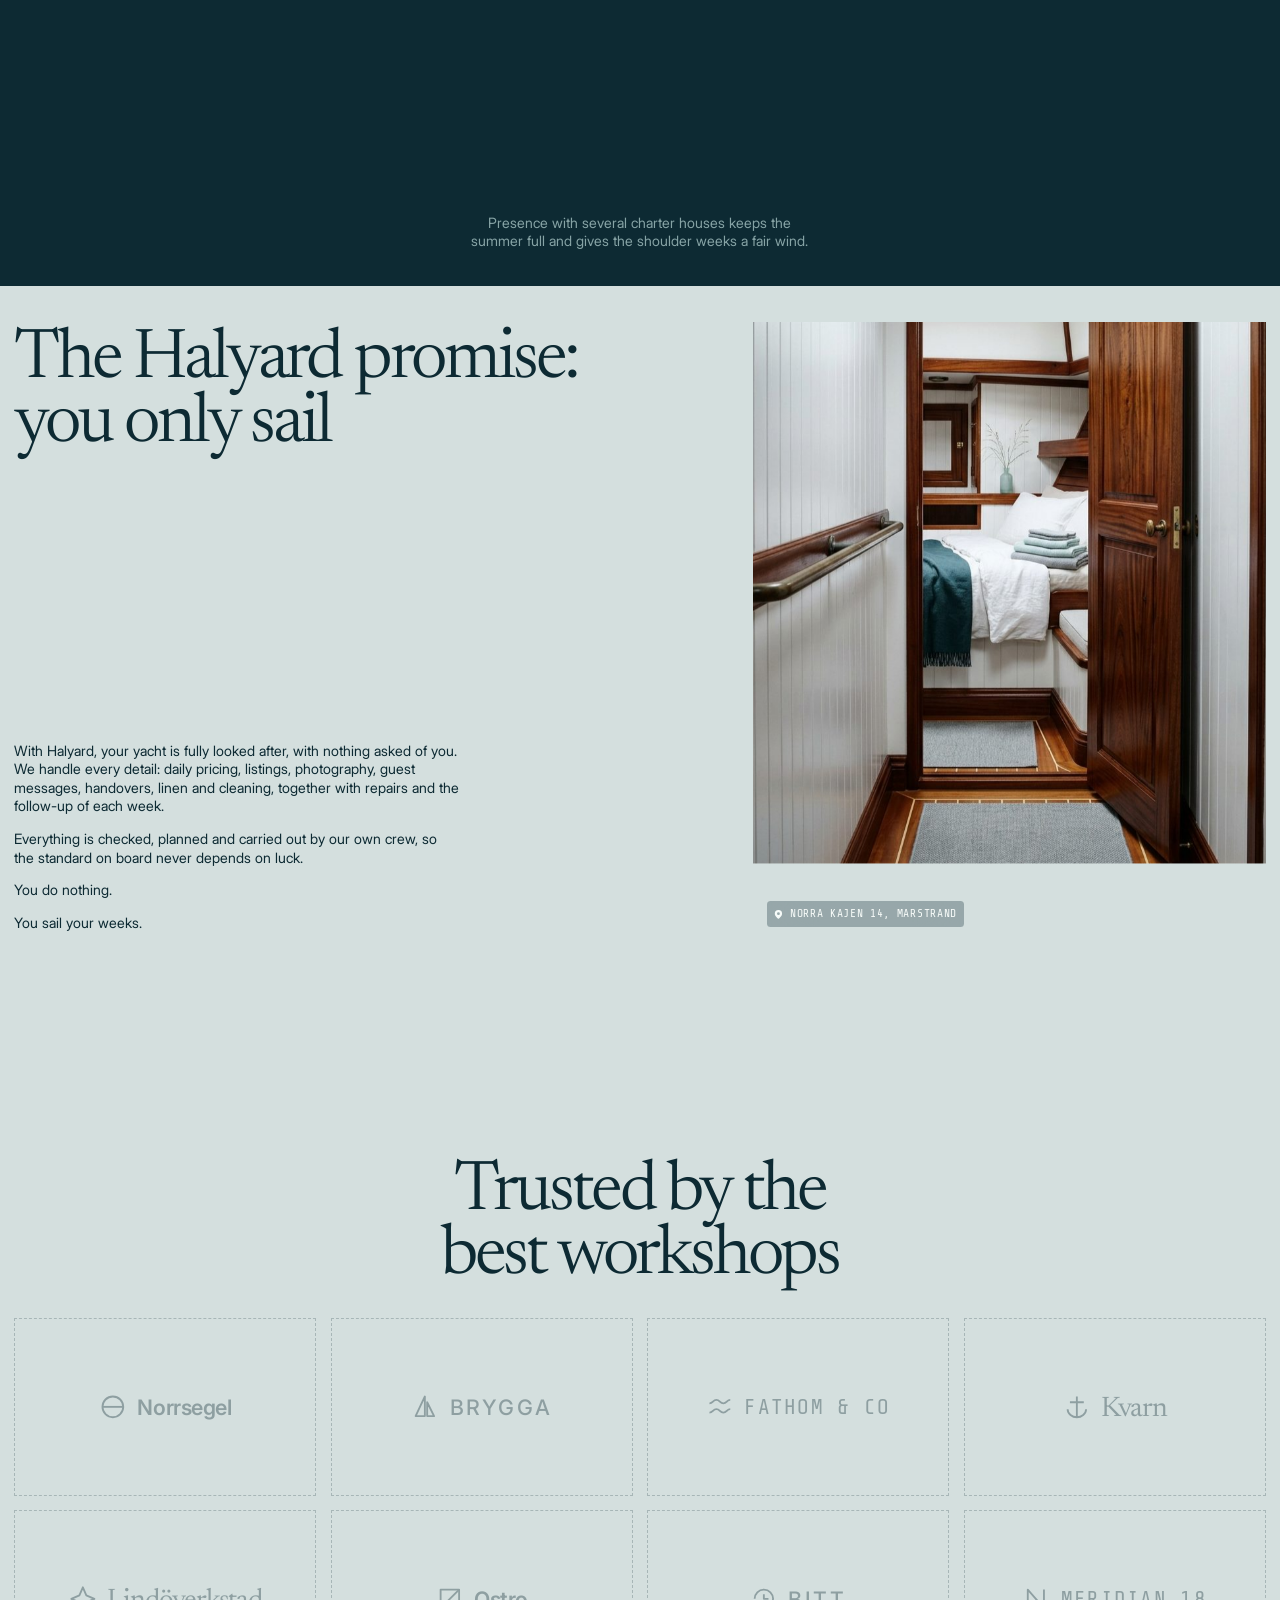
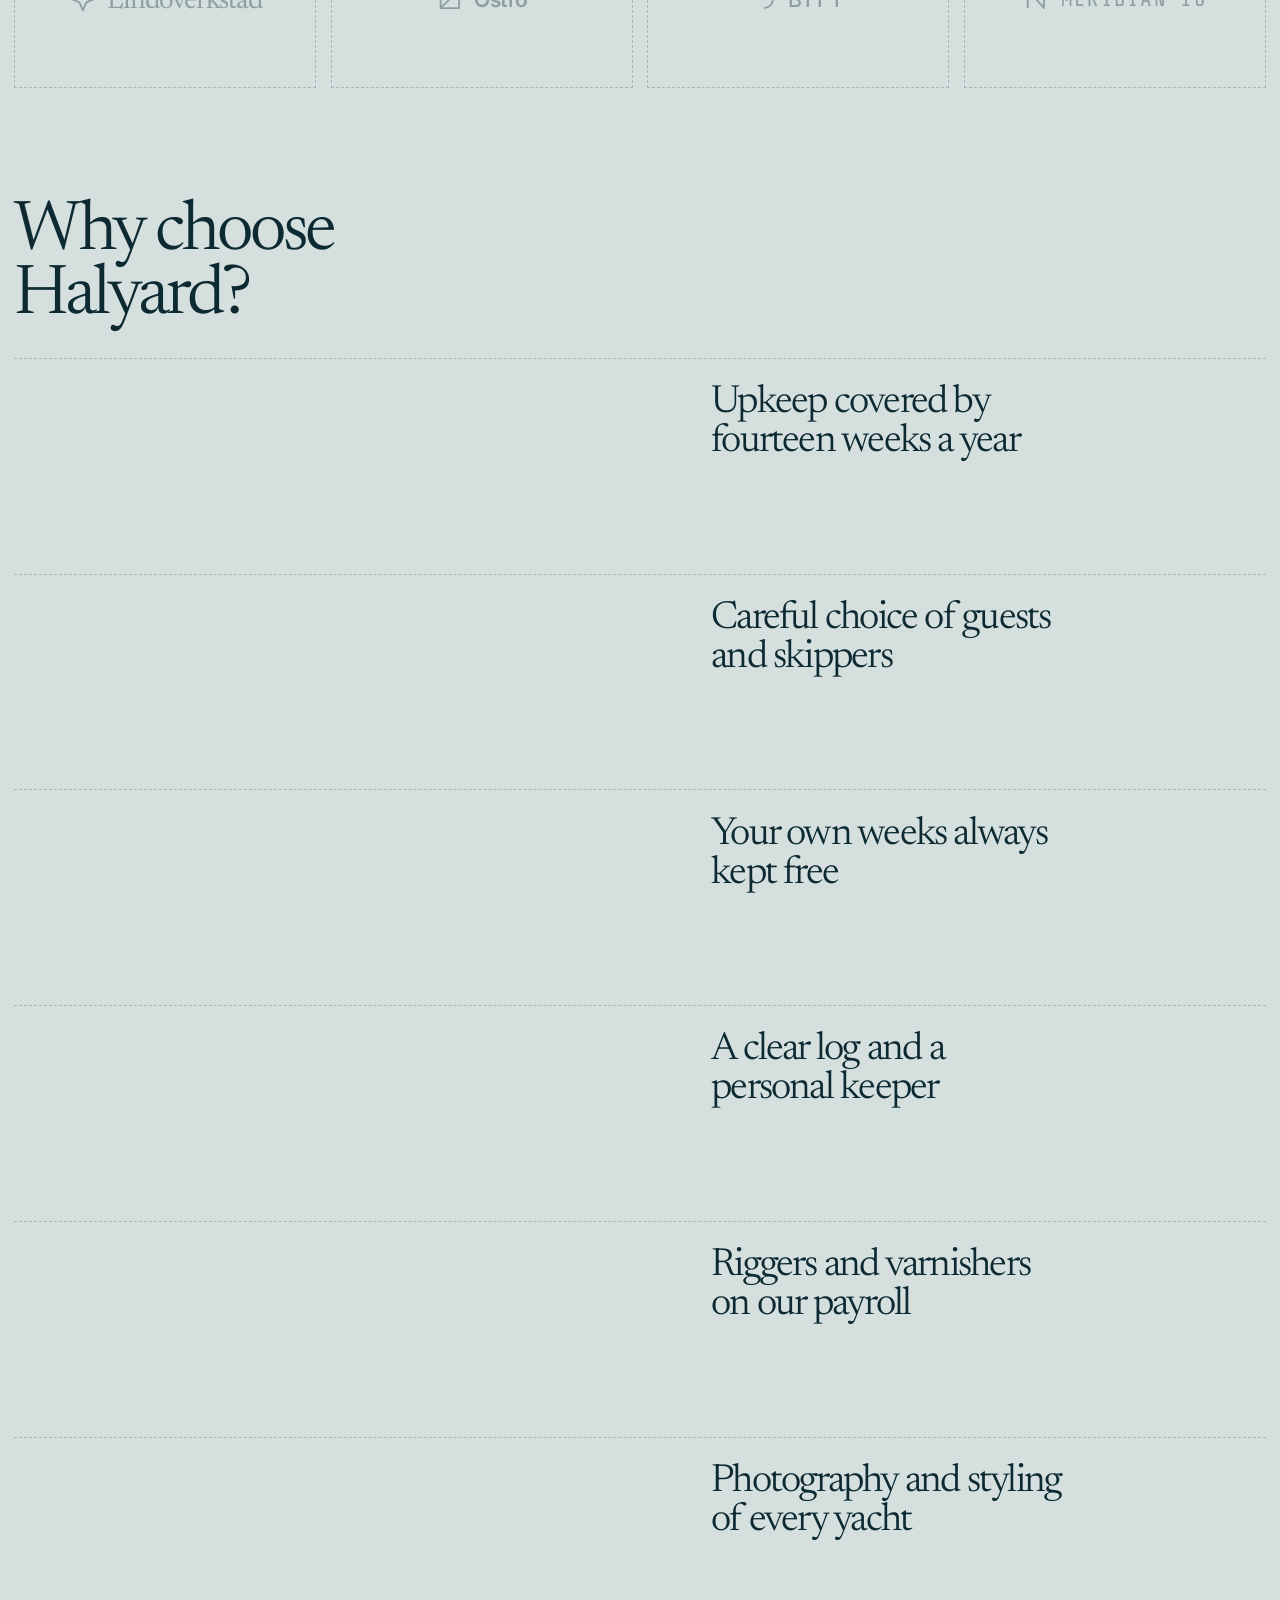
<file: charter-management.html>
<!doctype html>
<html lang="en" class="pre">
<head>
<meta charset="utf-8">
<meta name="viewport" content="width=device-width,initial-scale=1">
<title>Charter management — Halyard</title>
<meta name="description" content="Charter weeks for classic yachts, run from first enquiry to final rinse.">
<meta name="theme-color" content="#0d2a33">
<link rel="icon" href="assets/favicon.svg" type="image/svg+xml">
<link rel="stylesheet" href="css/style.css">
<noscript><style>html.pre .app{opacity:1}.gate{display:none}</style></noscript>
</head>
<body>
<div class="app">
<header class="c-header is-light" data-head="light">
<nav class="c-nav" aria-label="Main"><div class="container"><div class="nav-inner">
<a class="brand" href="index.html" aria-label="Halyard, home"><svg viewBox="0 0 1354 198" fill="currentColor" role="img" aria-label="Halyard"><g transform="translate(0 0)"><path fill-rule="evenodd" d="M0 0h42v77h74V0h42v198h-42v-84H42v84H0z"/></g><g transform="translate(194 0)"><path fill-rule="evenodd" d="M0 198 68 0h54l68 198h-44l-13-42H57l-13 42zM68 120h54L95 36z"/></g><g transform="translate(400 0)"><path fill-rule="evenodd" d="M0 0h42v160h94v38H0z"/></g><g transform="translate(528 0)"><path fill-rule="evenodd" d="M0 0h46l42 78 42-78h46l-67 118v80H67v-80z"/></g><g transform="translate(700 0)"><path fill-rule="evenodd" d="M0 198 13 160H88v38zM18 146 88 0v146zM102 0l72 146h-72zM102 160h79l11 38h-90z"/></g><g transform="translate(922 0)"><path fill-rule="evenodd" d="M0 0h96c42 0 70 24 70 62 0 28-15 48-40 56l46 80h-47l-41-75H42v75H0zM42 38v48h52c18 0 30-9 30-24s-12-24-30-24z"/></g><g transform="translate(1120 0)"><path fill-rule="evenodd" d="M0 0h78c56 0 92 38 92 99s-36 99-92 99H0zM42 38v122h34c33 0 52-23 52-61s-19-61-52-61z"/></g><g transform="translate(1318 0)"><path fill-rule="evenodd" d="M0 162h36v36H0z"/></g></svg></a>
<div class="nav-center"><ul class="nav-list">
<li><a class="nav-link" href="#" role="button" data-submenu="owners"><span>Owners</span><span>+</span></a></li>
<li><a class="nav-link" href="#" role="button" data-submenu="guests"><span>Guests</span><span>+</span></a></li>
<li><a class="nav-link" href="about.html"><span>About</span></a></li></ul></div>
<div class="nav-right"><div class="harbours " aria-label="Harbour"><a href="index.html" title="Halyard Marstrand" class="on" aria-current="true">mar</a><a href="palma.html" title="Halyard Palma">pmi</a></div><ul class="nav-list"><li><a class="nav-link" href="contact.html"><span>Request a survey</span></a></li></ul></div>
<a class="btn nav-toggle" href="#" role="button" aria-label="Open menu"><span class="btn-icon"><span class="icon"><svg viewBox="0 0 16 16" fill="none" aria-hidden="true"><path d="M8 2.5v11M2.5 8h11" stroke="currentColor" stroke-linecap="round"/></svg></span><span class="cross"><i></i><i></i></span></span></a>
</div></div></nav>
<div class="c-sub" aria-hidden="true"><div class="sub-wrap"><a class="sub-close btn" href="#" role="button" aria-label="Close menu"><span class="btn-icon"><span class="icon"><svg viewBox="0 0 16 16" fill="none" aria-hidden="true"><path d="m4 4 8 8M12 4l-8 8" stroke="currentColor" stroke-linecap="round"/></svg></span><span class="cross"><i></i><i></i></span></span></a>
<div class="sub-inner"><div class="sub-items"><div class="sub-item" data-submenu="owners"><div class="caps mb">(owners)</div><ul class="sub-list "><li><a class="sub-link" href="season-care.html">Season care</a></li><li><a class="sub-link on" aria-current="page" href="charter-management.html">Charter management</a></li><li><a class="sub-link" href="refit.html">Refit</a></li></ul><div class="sub-visuals"><div class="sub-visual"><div class="visual"><img class="cover" src="assets/img/port-2.jpg" alt="" loading="lazy"></div><div class="visual"><img class="cover" src="assets/img/port-3.jpg" alt="" loading="lazy"></div><div class="visual"><img class="cover" src="assets/img/port-4.jpg" alt="" loading="lazy"></div></div></div></div><div class="sub-item" data-submenu="guests"><div class="caps mb">(guests)</div><ul class="sub-list "><li><a class="sub-link" href="season-charter.html">Find a yacht</a></li><li><a class="sub-link" href="book-a-sail.html">Book a sail</a></li></ul></div><div class="sub-item" data-submenu="third"><div class="caps mb">(halyard)</div><ul class="sub-list "><li><a class="sub-link" href="about.html">About</a></li><li><a class="sub-link" href="contact.html">Contact</a></li></ul></div><div class="sub-item" data-submenu="social"><div class="caps mb">(social networks)</div><ul class="sub-list sm"><li><a class="sub-link" href="#">LinkedIn</a></li><li><a class="sub-link" href="#">Instagram</a></li><li><a class="sub-link" href="#">YouTube</a></li></ul></div><div class="harbours in-sub" aria-label="Harbour"><a href="index.html" title="Halyard Marstrand" class="on" aria-current="true">mar</a><a href="palma.html" title="Halyard Palma">pmi</a></div></div></div></div><div class="sub-overlay"></div></div>
</header>
<main class="">
<section class="hero" data-head="light"><div class="container"><div class="hero-inner">
<div class="hero-title js-title"><div class="caps mb">(charter management)</div><h1>Let your yacht cover its own upkeep, with Halyard at hand</h1></div><div class="line w"></div>
<div class="hero-content"><p class="text-lg">Week charters of a classic yacht, run from A to Z, in complete peace of mind.</p><a href="contact.html" class="btn light"><span class="btn-inner"><span class="btn-icon"><span class="icon"><svg viewBox="0 0 16 16" fill="none" aria-hidden="true"><path d="M10 11.33 13.33 8 10 4.67M2.67 8h10.66" stroke="currentColor" stroke-linecap="round" stroke-linejoin="round"/></svg></span><span class="cross"><i></i><i></i></span></span><span class="btn-title">Talk to Halyard</span></span></a></div></div></div><div class="hero-bg"><div class="prllx" data-from="0" data-to="50" data-start="top"><div class="visual"><img class="cover" src="assets/img/hero-2.jpg" alt=""></div></div></div></section><section class="content-col u" data-head="dark"><div class="container"><div class="grid"><div class="cc-text"><h2 class="t-md">The charter week, <br>done properly</h2><div class="cc-body"><div class="rich"><p>A well-run charter season is the surest way to pay for a wooden yacht without sailing it into the ground.</p><p>Halyard takes care of every part: photography, pricing, guests, skippers, linen, cleaning and the repairs no one else notices.</p></div><div class="checks"><div class="caps mb">You benefit from</div><div class="check"><svg viewBox="0 0 16 16" fill="none" aria-hidden="true"><path d="m3 8.6 3 3L12.6 4.4" stroke="currentColor" stroke-width="1.1" stroke-linecap="round" stroke-linejoin="round"/></svg><div>upkeep covered by 14 weeks on average,</div></div><div class="check"><svg viewBox="0 0 16 16" fill="none" aria-hidden="true"><path d="m3 8.6 3 3L12.6 4.4" stroke="currentColor" stroke-width="1.1" stroke-linecap="round" stroke-linejoin="round"/></svg><div>a calendar that keeps your own weeks free,</div></div><div class="check"><svg viewBox="0 0 16 16" fill="none" aria-hidden="true"><path d="m3 8.6 3 3L12.6 4.4" stroke="currentColor" stroke-width="1.1" stroke-linecap="round" stroke-linejoin="round"/></svg><div>a constant and controlled standard on board,</div></div><div class="check"><svg viewBox="0 0 16 16" fill="none" aria-hidden="true"><path d="m3 8.6 3 3L12.6 4.4" stroke="currentColor" stroke-width="1.1" stroke-linecap="round" stroke-linejoin="round"/></svg><div>without ever having to step in.</div></div></div></div></div><div class="cc-visual"><div class="visual-tag"><div class="tag"><span class="pin"><svg viewBox="0 0 10 10" fill="currentColor" aria-hidden="true"><path d="M5 0a4.100 4.100 0 0 0-4.100 4.100C.9 7.100 5 10 5 10s4.100-2.900 4.100-5.900A4.100 4.100 0 0 0 5 0Zm0 5.700a1.600 1.600 0 1 1 0-3.200 1.600 1.600 0 0 1 0 3.200Z"/></svg></span><span class="caps">Norra Kajen 14, Marstrand</span></div></div><div class="prllx" ><div class="visual"><img class="cover" src="assets/img/port-11.jpg" alt="" loading="lazy"></div></div></div></div></div></section><section class="bien u" data-head="dark"><div class="container"><div class="headline"><div class="caps pill">kept by halyard</div><h2 class="t-xl">Svala</h2><div class="serif t-xxs">Gullholmen, west coast</div></div><div class="grid">
<div class="gallery js-slider"><div class="swiper"><div class="swiper-track"><div class="swiper-slide"><div class="gallery-visual"><img class="cover" src="assets/img/gala-1.jpg" alt="" loading="lazy"></div></div><div class="swiper-slide"><div class="gallery-visual"><img class="cover" src="assets/img/gala-2.jpg" alt="" loading="lazy"></div></div><div class="swiper-slide"><div class="gallery-visual"><img class="cover" src="assets/img/gala-3.jpg" alt="" loading="lazy"></div></div><div class="swiper-slide"><div class="gallery-visual"><img class="cover" src="assets/img/gala-4.jpg" alt="" loading="lazy"></div></div></div></div><div class="thumbs"><button type="button" class="thumb" aria-label="Photo 1"><i></i><img class="cover" src="assets/img/gala-1.jpg" alt="" loading="lazy"></button><button type="button" class="thumb" aria-label="Photo 2"><i></i><img class="cover" src="assets/img/gala-2.jpg" alt="" loading="lazy"></button><button type="button" class="thumb" aria-label="Photo 3"><i></i><img class="cover" src="assets/img/gala-3.jpg" alt="" loading="lazy"></button><button type="button" class="thumb" aria-label="Photo 4"><i></i><img class="cover" src="assets/img/gala-4.jpg" alt="" loading="lazy"></button></div></div>
<div class="bien-content"><div class="rich"><p>A white-hulled sloop drawn in 1938 and relaunched by our shed two winters ago. Svala is known for a deep cockpit, a saloon lit by its original skylight and a helm as light as a dinghy’s. Four berths, standing headroom and a teak deck that has never been sanded thin. A rare yacht, well suited to unhurried charter weeks among the islands.</p></div><div class="bien-infos"><div class="caps ">In short</div><ul><li class="kv"><span>Type</span><span>Week charter</span></li><li class="kv"><span>Average stay</span><span>6 nights</span></li><li class="kv"><span>Length</span><span>13.4 m</span></li><li class="kv"><span>Weeks sailed last summer</span><span>15</span></li></ul></div><a href="contact.html" class="btn "><span class="btn-inner"><span class="btn-icon"><span class="icon"><svg viewBox="0 0 16 16" fill="none" aria-hidden="true"><path d="M10 11.33 13.33 8 10 4.67M2.67 8h10.66" stroke="currentColor" stroke-linecap="round" stroke-linejoin="round"/></svg></span><span class="cross"><i></i><i></i></span></span><span class="btn-title">Talk to Halyard</span></span></a></div></div></div></section><section class="compare u" data-head="dark"><div class="container"><div class="headline"><h2 class="t-md">Where Halyard <br>makes the difference</h2></div><div class="compare-wrap"><div class="compare-card sel"><div class="compare-tag"><div class="caps pill">upkeep covered</div></div><div class="compare-inner"><div class="cube"></div><div class="compare-c"><h3 class="t-sm">Charter management, run by Halyard</h3><div class="checks"><div class="check"><svg viewBox="0 0 16 16" fill="none" aria-hidden="true"><path d="m3 8.6 3 3L12.6 4.4" stroke="currentColor" stroke-width="1.1" stroke-linecap="round" stroke-linejoin="round"/></svg><div>14 weeks sailed on average</div></div><div class="check"><svg viewBox="0 0 16 16" fill="none" aria-hidden="true"><path d="m3 8.6 3 3L12.6 4.4" stroke="currentColor" stroke-width="1.1" stroke-linecap="round" stroke-linejoin="round"/></svg><div>Pricing reviewed every day</div></div><div class="check"><svg viewBox="0 0 16 16" fill="none" aria-hidden="true"><path d="m3 8.6 3 3L12.6 4.4" stroke="currentColor" stroke-width="1.1" stroke-linecap="round" stroke-linejoin="round"/></svg><div>Guests met and briefed in person</div></div><div class="check"><svg viewBox="0 0 16 16" fill="none" aria-hidden="true"><path d="m3 8.6 3 3L12.6 4.4" stroke="currentColor" stroke-width="1.1" stroke-linecap="round" stroke-linejoin="round"/></svg><div>Own skippers and hosts</div></div><div class="check"><svg viewBox="0 0 16 16" fill="none" aria-hidden="true"><path d="m3 8.6 3 3L12.6 4.4" stroke="currentColor" stroke-width="1.1" stroke-linecap="round" stroke-linejoin="round"/></svg><div>Full check between every week</div></div><div class="check"><svg viewBox="0 0 16 16" fill="none" aria-hidden="true"><path d="m3 8.6 3 3L12.6 4.4" stroke="currentColor" stroke-width="1.1" stroke-linecap="round" stroke-linejoin="round"/></svg><div>Guest line open 7 days a week</div></div><div class="check"><svg viewBox="0 0 16 16" fill="none" aria-hidden="true"><path d="m3 8.6 3 3L12.6 4.4" stroke="currentColor" stroke-width="1.1" stroke-linecap="round" stroke-linejoin="round"/></svg><div>Winter work planned from charter logs</div></div><div class="check"><svg viewBox="0 0 16 16" fill="none" aria-hidden="true"><path d="m3 8.6 3 3L12.6 4.4" stroke="currentColor" stroke-width="1.1" stroke-linecap="round" stroke-linejoin="round"/></svg><div>You do nothing → you sail your weeks</div></div></div></div><div><a href="contact.html" class="btn "><span class="btn-inner"><span class="btn-icon"><span class="icon"><svg viewBox="0 0 16 16" fill="none" aria-hidden="true"><path d="M10 11.33 13.33 8 10 4.67M2.67 8h10.66" stroke="currentColor" stroke-linecap="round" stroke-linejoin="round"/></svg></span><span class="cross"><i></i><i></i></span></span><span class="btn-title">Talk to Halyard</span></span></a></div></div></div><div class="compare-card"><div class="compare-inner"><div class="compare-c"><h3 class="t-sm">Classic charter listing, on your own</h3><div class="checks"><div class="check"><svg viewBox="0 0 16 16" fill="none" aria-hidden="true"><path d="m3 8.6 3 3L12.6 4.4" stroke="currentColor" stroke-width="1.1" stroke-linecap="round" stroke-linejoin="round"/></svg><div>Time-consuming calendar</div></div><div class="check"><svg viewBox="0 0 16 16" fill="none" aria-hidden="true"><path d="m3 8.6 3 3L12.6 4.4" stroke="currentColor" stroke-width="1.1" stroke-linecap="round" stroke-linejoin="round"/></svg><div>Skipper and cleaning to arrange</div></div><div class="check"><svg viewBox="0 0 16 16" fill="none" aria-hidden="true"><path d="m3 8.6 3 3L12.6 4.4" stroke="currentColor" stroke-width="1.1" stroke-linecap="round" stroke-linejoin="round"/></svg><div>Risk of poor reviews</div></div><div class="check"><svg viewBox="0 0 16 16" fill="none" aria-hidden="true"><path d="m3 8.6 3 3L12.6 4.4" stroke="currentColor" stroke-width="1.1" stroke-linecap="round" stroke-linejoin="round"/></svg><div>Prices set once a year</div></div><div class="check"><svg viewBox="0 0 16 16" fill="none" aria-hidden="true"><path d="m3 8.6 3 3L12.6 4.4" stroke="currentColor" stroke-width="1.1" stroke-linecap="round" stroke-linejoin="round"/></svg><div>Uneven weeks</div></div><div class="check"><svg viewBox="0 0 16 16" fill="none" aria-hidden="true"><path d="m3 8.6 3 3L12.6 4.4" stroke="currentColor" stroke-width="1.1" stroke-linecap="round" stroke-linejoin="round"/></svg><div>Worry about every handover</div></div></div></div></div></div></div></div></section><section class="figures u" data-head="dark"><div class="container"><div class="caps mb">(in a few figures)</div><div class="figures-list"><div class="fig"><div class="fig-value"><span>4.9</span><small>/5</small></div><div class="fig-text"><div class="serif t-xs">satisfaction score across 420 reviews</div></div></div><div class="fig"><div class="fig-value"><small></small><span>64</span></div><div class="fig-text"><div class="serif t-xs">yachts in our care</div></div></div><div class="fig"><div class="fig-value"><small>+</small><span>27</span></div><div class="fig-text"><div class="serif t-xs">yachts sailing under charter</div></div></div><div class="fig"><div class="fig-value"><span>92</span><small>%</small></div><div class="fig-text"><div class="serif t-xs">of summer weeks sailed, thanks to daily pricing</div></div></div><div class="fig"><div class="fig-value"><span>100</span><small>%</small></div><div class="fig-text"><div class="serif t-xs">in-house team: hosting, cleaning, maintenance</div></div></div></div></div></section><section class="fleet" data-head="dark"><div class="container"><div class="grid"><div class="fleet-marquee" data-marquee="40"><div class="fleet-inner"><div class="fleet-card"><img class="cover" src="assets/img/yacht-1.jpg" alt="" loading="lazy"><div class="visual-tag"><div class="tag"><span class="pin"><svg viewBox="0 0 10 10" fill="currentColor" aria-hidden="true"><path d="M5 0a4.100 4.100 0 0 0-4.100 4.100C.9 7.100 5 10 5 10s4.100-2.900 4.100-5.900A4.100 4.100 0 0 0 5 0Zm0 5.700a1.600 1.600 0 1 1 0-3.200 1.600 1.600 0 0 1 0 3.200Z"/></svg></span><span class="caps">Gullholmen</span></div></div></div><div class="fleet-card"><img class="cover" src="assets/img/yacht-4.jpg" alt="" loading="lazy"><div class="visual-tag"><div class="tag"><span class="pin"><svg viewBox="0 0 10 10" fill="currentColor" aria-hidden="true"><path d="M5 0a4.100 4.100 0 0 0-4.100 4.100C.9 7.100 5 10 5 10s4.100-2.900 4.100-5.900A4.100 4.100 0 0 0 5 0Zm0 5.700a1.600 1.600 0 1 1 0-3.200 1.600 1.600 0 0 1 0 3.200Z"/></svg></span><span class="caps">Marstrand</span></div></div></div><div class="fleet-card"><img class="cover" src="assets/img/yacht-7.jpg" alt="" loading="lazy"><div class="visual-tag"><div class="tag"><span class="pin"><svg viewBox="0 0 10 10" fill="currentColor" aria-hidden="true"><path d="M5 0a4.100 4.100 0 0 0-4.100 4.100C.9 7.100 5 10 5 10s4.100-2.900 4.100-5.900A4.100 4.100 0 0 0 5 0Zm0 5.700a1.600 1.600 0 1 1 0-3.200 1.600 1.600 0 0 1 0 3.200Z"/></svg></span><span class="caps">Smögen</span></div></div></div><div class="fleet-card"><img class="cover" src="assets/img/yacht-9.jpg" alt="" loading="lazy"><div class="visual-tag"><div class="tag"><span class="pin"><svg viewBox="0 0 10 10" fill="currentColor" aria-hidden="true"><path d="M5 0a4.100 4.100 0 0 0-4.100 4.100C.9 7.100 5 10 5 10s4.100-2.900 4.100-5.900A4.100 4.100 0 0 0 5 0Zm0 5.700a1.600 1.600 0 1 1 0-3.200 1.600 1.600 0 0 1 0 3.200Z"/></svg></span><span class="caps">Palma</span></div></div></div></div></div><div class="fleet-c"><h2 class="t-md">Our yachts <br>under charter</h2><p>Every yacht is photographed, surveyed and followed with the same care, week after week.</p><a href="contact.html" class="btn "><span class="btn-inner"><span class="btn-icon"><span class="icon"><svg viewBox="0 0 16 16" fill="none" aria-hidden="true"><path d="M10 11.33 13.33 8 10 4.67M2.67 8h10.66" stroke="currentColor" stroke-linecap="round" stroke-linejoin="round"/></svg></span><span class="cross"><i></i><i></i></span></span><span class="btn-title">Talk to Halyard</span></span></a></div></div></div></section><section class="platforms" data-head="light"><div class="container"><div class="platforms-inner"><div class="headline"><h2 class="t-lg">Listed with <br>the right houses</h2></div><div class="logos" data-marquee="100"><div class="logos-inner"><div class="logo"><svg viewBox="0 0 24 24" fill="none" stroke="currentColor" stroke-width="1.6" stroke-linejoin="round" aria-hidden="true"><path d="M4 20 12 3v17zM14 8l6 12h-6z"/></svg><span style="font:500 1em var(--sans);letter-spacing:.12em;text-transform:uppercase">Seaborne</span></div><div class="logo"><svg viewBox="0 0 24 24" fill="none" stroke="currentColor" stroke-width="1.6" stroke-linejoin="round" aria-hidden="true"><path d="M3 9c3 0 3-3 6-3s3 3 6 3 3-3 6-3M3 17c3 0 3-3 6-3s3 3 6 3 3-3 6-3"/></svg><span style="font:400 1em var(--mono);letter-spacing:.06em;text-transform:uppercase">Klippa</span></div><div class="logo"><svg viewBox="0 0 24 24" fill="none" stroke="currentColor" stroke-width="1.6" stroke-linejoin="round" aria-hidden="true"><path d="M12 3v18M6 8h12M4 14c0 4 4 7 8 7s8-3 8-7"/></svg><span style="font:400 1.2em var(--serif);letter-spacing:-.04em">Anchorage</span></div><div class="logo"><svg viewBox="0 0 24 24" fill="none" stroke="currentColor" stroke-width="1.6" stroke-linejoin="round" aria-hidden="true"><path d="m12 2 3 7 7 3-7 3-3 7-3-7-7-3 7-3z"/></svg><span style="font:400 1.2em var(--serif);letter-spacing:-.04em">Long Reach</span></div></div></div><div class="platforms-c"><p>Presence with several charter houses keeps the summer full and gives the shoulder weeks a fair wind.</p></div></div></div></section><section class="content-col u" data-head="dark"><div class="container"><div class="grid"><div class="cc-text"><h2 class="t-md">The Halyard promise: you only sail</h2><div class="cc-body"><div class="rich"><p>With Halyard, your yacht is fully looked after, with nothing asked of you. We handle every detail: daily pricing, listings, photography, guest messages, handovers, linen and cleaning, together with repairs and the follow-up of each week.</p><p>Everything is checked, planned and carried out by our own crew, so the standard on board never depends on luck.</p><p>You do nothing.</p><p>You sail your weeks.</p></div></div></div><div class="cc-visual"><div class="visual-tag"><div class="tag"><span class="pin"><svg viewBox="0 0 10 10" fill="currentColor" aria-hidden="true"><path d="M5 0a4.100 4.100 0 0 0-4.100 4.100C.9 7.100 5 10 5 10s4.100-2.900 4.100-5.900A4.100 4.100 0 0 0 5 0Zm0 5.700a1.600 1.600 0 1 1 0-3.200 1.600 1.600 0 0 1 0 3.200Z"/></svg></span><span class="caps">Norra Kajen 14, Marstrand</span></div></div><div class="prllx" ><div class="visual"><img class="cover" src="assets/img/port-12.jpg" alt="" loading="lazy"></div></div></div></div></div></section><section class="partners u" data-head="dark"><div class="container"><div class="headline"><h2 class="t-md">Trusted by the <br>best workshops</h2></div><div class="grid"><div class="partner"><div class="logo"><svg viewBox="0 0 24 24" fill="none" stroke="currentColor" stroke-width="1.6" stroke-linejoin="round" aria-hidden="true"><circle cx="12" cy="12" r="9"/><path d="M3 12h18"/></svg><span style="font:600 1em var(--sans);letter-spacing:-.02em">Norrsegel</span></div></div><div class="partner"><div class="logo"><svg viewBox="0 0 24 24" fill="none" stroke="currentColor" stroke-width="1.6" stroke-linejoin="round" aria-hidden="true"><path d="M4 20 12 3v17zM14 8l6 12h-6z"/></svg><span style="font:500 1em var(--sans);letter-spacing:.12em;text-transform:uppercase">Brygga</span></div></div><div class="partner"><div class="logo"><svg viewBox="0 0 24 24" fill="none" stroke="currentColor" stroke-width="1.6" stroke-linejoin="round" aria-hidden="true"><path d="M3 9c3 0 3-3 6-3s3 3 6 3 3-3 6-3M3 17c3 0 3-3 6-3s3 3 6 3 3-3 6-3"/></svg><span style="font:400 1em var(--mono);letter-spacing:.06em;text-transform:uppercase">Fathom &amp; Co</span></div></div><div class="partner"><div class="logo"><svg viewBox="0 0 24 24" fill="none" stroke="currentColor" stroke-width="1.6" stroke-linejoin="round" aria-hidden="true"><path d="M12 3v18M6 8h12M4 14c0 4 4 7 8 7s8-3 8-7"/></svg><span style="font:400 1.2em var(--serif);letter-spacing:-.04em">Kvarn</span></div></div><div class="partner"><div class="logo"><svg viewBox="0 0 24 24" fill="none" stroke="currentColor" stroke-width="1.6" stroke-linejoin="round" aria-hidden="true"><path d="m12 2 3 7 7 3-7 3-3 7-3-7-7-3 7-3z"/></svg><span style="font:400 1.2em var(--serif);letter-spacing:-.04em">Lindöverkstad</span></div></div><div class="partner"><div class="logo"><svg viewBox="0 0 24 24" fill="none" stroke="currentColor" stroke-width="1.6" stroke-linejoin="round" aria-hidden="true"><rect x="4" y="4" width="16" height="16"/><path d="m4 20 16-16"/></svg><span style="font:600 1em var(--sans);letter-spacing:-.02em">Ostro</span></div></div><div class="partner"><div class="logo"><svg viewBox="0 0 24 24" fill="none" stroke="currentColor" stroke-width="1.6" stroke-linejoin="round" aria-hidden="true"><path d="M4 12a8 8 0 1 1 8 8M12 8v4h4"/></svg><span style="font:500 1em var(--sans);letter-spacing:.12em;text-transform:uppercase">Bitt</span></div></div><div class="partner"><div class="logo"><svg viewBox="0 0 24 24" fill="none" stroke="currentColor" stroke-width="1.6" stroke-linejoin="round" aria-hidden="true"><path d="M5 20V4l14 16V4"/></svg><span style="font:400 1em var(--mono);letter-spacing:.06em;text-transform:uppercase">Meridian 18</span></div></div></div></div></section><section class="steps u mist" data-head="dark"><div class="container"><div class="headline left"><h2 class="t-md">Why choose Halyard?</h2></div><div class="steps-list"><div class="step"><div class="step-n">01</div><div class="step-c"><h3 class="t-xs">Upkeep covered by fourteen weeks a year</h3></div></div><div class="step"><div class="step-n">02</div><div class="step-c"><h3 class="t-xs">Careful choice of guests and skippers</h3></div></div><div class="step"><div class="step-n">03</div><div class="step-c"><h3 class="t-xs">Your own weeks always kept free</h3></div></div><div class="step"><div class="step-n">04</div><div class="step-c"><h3 class="t-xs">A clear log and a personal keeper</h3></div></div><div class="step"><div class="step-n">05</div><div class="step-c"><h3 class="t-xs">Riggers and varnishers on our payroll</h3></div></div><div class="step"><div class="step-n">06</div><div class="step-c"><h3 class="t-xs">Photography and styling of every yacht</h3></div></div></div></div></section>
</main>
<footer class="c-footer"><div class="foot-wrap"><div class="container">
<div class="foot-nav"><div class="grid"><div class="foot-col"><div class="line w"></div><div class="caps ">(owners)</div><ul class="foot-list"><li><a class="foot-link" href="season-care.html">Season care</a></li><li><a class="foot-link on" aria-current="page" href="charter-management.html">Charter management</a></li><li><a class="foot-link" href="refit.html">Refit</a></li></ul></div><div class="foot-col"><div class="line w"></div><div class="caps ">(guests)</div><ul class="foot-list"><li><a class="foot-link" href="season-charter.html">Find a yacht</a></li><li><a class="foot-link" href="book-a-sail.html">Book a sail</a></li></ul></div><div class="foot-col"><div class="line w"></div><div class="caps ">(halyard)</div><ul class="foot-list"><li><a class="foot-link" href="about.html">About</a></li><li><a class="foot-link" href="contact.html">Contact</a></li></ul></div><div class="foot-col"><div class="line w"></div><div class="caps ">(social networks)</div><ul class="foot-list"><li><a class="foot-link" href="#">LinkedIn</a></li><li><a class="foot-link" href="#">Instagram</a></li><li><a class="foot-link" href="#">YouTube</a></li></ul></div></div></div>
<div class="foot-cube"><div class="cube lg"></div></div>
<div class="foot-harb"><div class="harbours " aria-label="Harbour"><a href="index.html" title="Halyard Marstrand" class="on" aria-current="true">mar</a><a href="palma.html" title="Halyard Palma">pmi</a></div></div>
<div class="foot-btm"><div>©2026 Halyard</div><div class="line w"></div><ul><li><a href="legal.html">Legal information</a></li><li><a href="privacy.html">Confidentiality</a></li></ul><span class="credit">Made on the quay</span></div>
<div class="foot-brand"><svg viewBox="0 0 1354 198" fill="currentColor" role="img" aria-label="Halyard"><g transform="translate(0 0)"><path fill-rule="evenodd" d="M0 0h42v77h74V0h42v198h-42v-84H42v84H0z"/></g><g transform="translate(194 0)"><path fill-rule="evenodd" d="M0 198 68 0h54l68 198h-44l-13-42H57l-13 42zM68 120h54L95 36z"/></g><g transform="translate(400 0)"><path fill-rule="evenodd" d="M0 0h42v160h94v38H0z"/></g><g transform="translate(528 0)"><path fill-rule="evenodd" d="M0 0h46l42 78 42-78h46l-67 118v80H67v-80z"/></g><g transform="translate(700 0)"><path fill-rule="evenodd" d="M0 198 13 160H88v38zM18 146 88 0v146zM102 0l72 146h-72zM102 160h79l11 38h-90z"/></g><g transform="translate(922 0)"><path fill-rule="evenodd" d="M0 0h96c42 0 70 24 70 62 0 28-15 48-40 56l46 80h-47l-41-75H42v75H0zM42 38v48h52c18 0 30-9 30-24s-12-24-30-24z"/></g><g transform="translate(1120 0)"><path fill-rule="evenodd" d="M0 0h78c56 0 92 38 92 99s-36 99-92 99H0zM42 38v122h34c33 0 52-23 52-61s-19-61-52-61z"/></g><g transform="translate(1318 0)"><path fill-rule="evenodd" d="M0 162h36v36H0z"/></g></svg></div>
</div></div></footer>
</div>
<script src="js/main.js"></script>
</body>
</html>
</file>
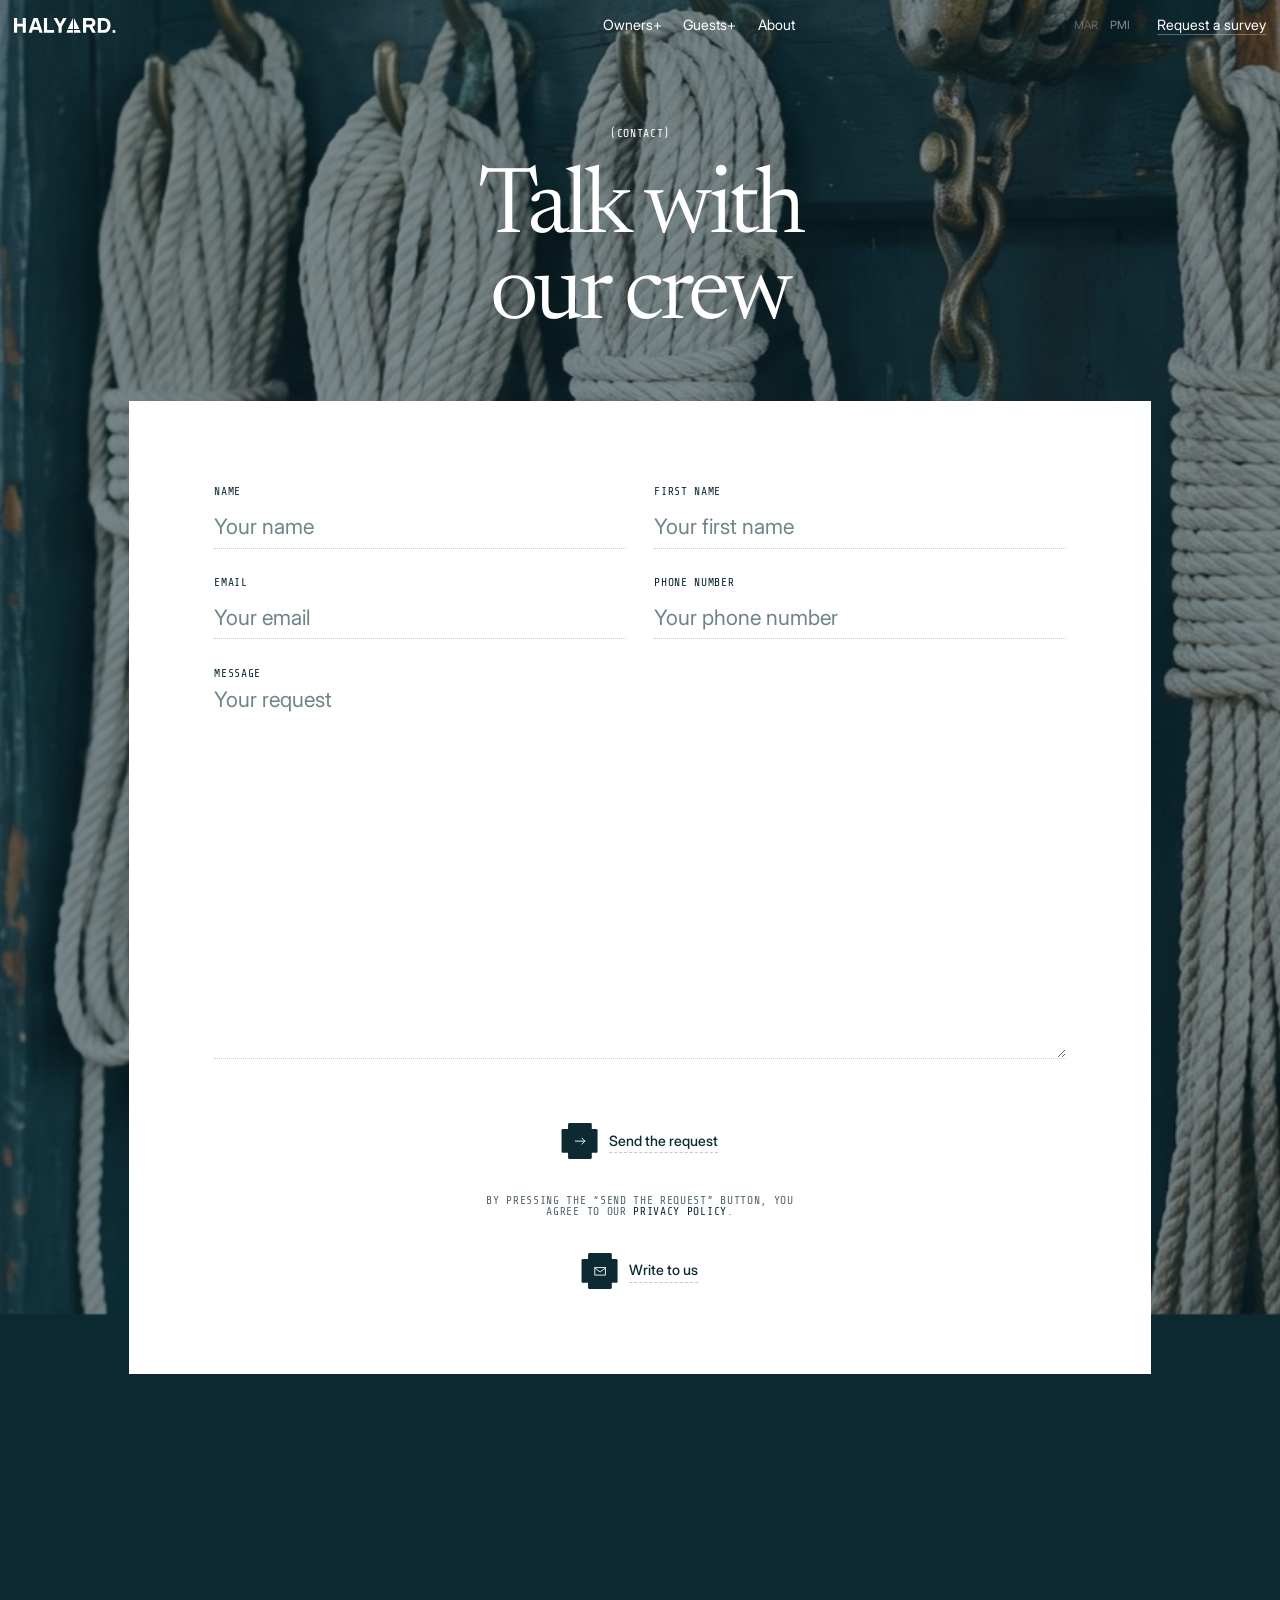
<file: contact.html>
<!doctype html>
<html lang="en" class="pre">
<head>
<meta charset="utf-8">
<meta name="viewport" content="width=device-width,initial-scale=1">
<title>Contact — Halyard</title>
<meta name="description" content="Write to the Halyard crew in Marstrand or Palma.">
<meta name="theme-color" content="#0d2a33">
<link rel="icon" href="assets/favicon.svg" type="image/svg+xml">
<link rel="stylesheet" href="css/style.css">
<noscript><style>html.pre .app{opacity:1}.gate{display:none}</style></noscript>
</head>
<body>
<div class="app">
<header class="c-header is-light" data-head="light">
<nav class="c-nav" aria-label="Main"><div class="container"><div class="nav-inner">
<a class="brand" href="index.html" aria-label="Halyard, home"><svg viewBox="0 0 1354 198" fill="currentColor" role="img" aria-label="Halyard"><g transform="translate(0 0)"><path fill-rule="evenodd" d="M0 0h42v77h74V0h42v198h-42v-84H42v84H0z"/></g><g transform="translate(194 0)"><path fill-rule="evenodd" d="M0 198 68 0h54l68 198h-44l-13-42H57l-13 42zM68 120h54L95 36z"/></g><g transform="translate(400 0)"><path fill-rule="evenodd" d="M0 0h42v160h94v38H0z"/></g><g transform="translate(528 0)"><path fill-rule="evenodd" d="M0 0h46l42 78 42-78h46l-67 118v80H67v-80z"/></g><g transform="translate(700 0)"><path fill-rule="evenodd" d="M0 198 13 160H88v38zM18 146 88 0v146zM102 0l72 146h-72zM102 160h79l11 38h-90z"/></g><g transform="translate(922 0)"><path fill-rule="evenodd" d="M0 0h96c42 0 70 24 70 62 0 28-15 48-40 56l46 80h-47l-41-75H42v75H0zM42 38v48h52c18 0 30-9 30-24s-12-24-30-24z"/></g><g transform="translate(1120 0)"><path fill-rule="evenodd" d="M0 0h78c56 0 92 38 92 99s-36 99-92 99H0zM42 38v122h34c33 0 52-23 52-61s-19-61-52-61z"/></g><g transform="translate(1318 0)"><path fill-rule="evenodd" d="M0 162h36v36H0z"/></g></svg></a>
<div class="nav-center"><ul class="nav-list">
<li><a class="nav-link" href="#" role="button" data-submenu="owners"><span>Owners</span><span>+</span></a></li>
<li><a class="nav-link" href="#" role="button" data-submenu="guests"><span>Guests</span><span>+</span></a></li>
<li><a class="nav-link" href="about.html"><span>About</span></a></li></ul></div>
<div class="nav-right"><div class="harbours " aria-label="Harbour"><a href="index.html" title="Halyard Marstrand" class="on" aria-current="true">mar</a><a href="palma.html" title="Halyard Palma">pmi</a></div><ul class="nav-list"><li><a class="nav-link on" aria-current="page" href="contact.html"><span>Request a survey</span></a></li></ul></div>
<a class="btn nav-toggle" href="#" role="button" aria-label="Open menu"><span class="btn-icon"><span class="icon"><svg viewBox="0 0 16 16" fill="none" aria-hidden="true"><path d="M8 2.5v11M2.5 8h11" stroke="currentColor" stroke-linecap="round"/></svg></span><span class="cross"><i></i><i></i></span></span></a>
</div></div></nav>
<div class="c-sub" aria-hidden="true"><div class="sub-wrap"><a class="sub-close btn" href="#" role="button" aria-label="Close menu"><span class="btn-icon"><span class="icon"><svg viewBox="0 0 16 16" fill="none" aria-hidden="true"><path d="m4 4 8 8M12 4l-8 8" stroke="currentColor" stroke-linecap="round"/></svg></span><span class="cross"><i></i><i></i></span></span></a>
<div class="sub-inner"><div class="sub-items"><div class="sub-item" data-submenu="owners"><div class="caps mb">(owners)</div><ul class="sub-list "><li><a class="sub-link" href="season-care.html">Season care</a></li><li><a class="sub-link" href="charter-management.html">Charter management</a></li><li><a class="sub-link" href="refit.html">Refit</a></li></ul><div class="sub-visuals"><div class="sub-visual"><div class="visual"><img class="cover" src="assets/img/port-2.jpg" alt="" loading="lazy"></div><div class="visual"><img class="cover" src="assets/img/port-3.jpg" alt="" loading="lazy"></div><div class="visual"><img class="cover" src="assets/img/port-4.jpg" alt="" loading="lazy"></div></div></div></div><div class="sub-item" data-submenu="guests"><div class="caps mb">(guests)</div><ul class="sub-list "><li><a class="sub-link" href="season-charter.html">Find a yacht</a></li><li><a class="sub-link" href="book-a-sail.html">Book a sail</a></li></ul></div><div class="sub-item" data-submenu="third"><div class="caps mb">(halyard)</div><ul class="sub-list "><li><a class="sub-link" href="about.html">About</a></li><li><a class="sub-link on" aria-current="page" href="contact.html">Contact</a></li></ul></div><div class="sub-item" data-submenu="social"><div class="caps mb">(social networks)</div><ul class="sub-list sm"><li><a class="sub-link" href="#">LinkedIn</a></li><li><a class="sub-link" href="#">Instagram</a></li><li><a class="sub-link" href="#">YouTube</a></li></ul></div><div class="harbours in-sub" aria-label="Harbour"><a href="index.html" title="Halyard Marstrand" class="on" aria-current="true">mar</a><a href="palma.html" title="Halyard Palma">pmi</a></div></div></div></div><div class="sub-overlay"></div></div>
</header>
<main class="">
<section class="contact-page"><div class="container"><div class="headline"><div class="caps mb">(contact)</div><h1 class="t-lg">Talk with<br>our crew</h1></div><div class="contact-form" data-head="dark"><form class="form js-form" novalidate><div><label class="caps" for="name">Name</label><input class="control" id="name" name="name" type="text" placeholder="Your name" maxlength="256"></div><div><label class="caps" for="first">First name</label><input class="control" id="first" name="first" type="text" placeholder="Your first name" maxlength="256"></div><div><label class="caps" for="email">Email</label><input class="control" id="email" name="email" type="email" placeholder="Your email" maxlength="256" required></div><div><label class="caps" for="tel">Phone number</label><input class="control" id="tel" name="tel" type="tel" placeholder="Your phone number" maxlength="256" required></div><div class="full"><label class="caps" for="message">Message</label><textarea class="control" id="message" name="message" placeholder="Your request" maxlength="5000"></textarea></div><div class="form-actions"><button type="submit" class="btn "><span class="btn-inner"><span class="btn-icon"><span class="icon"><svg viewBox="0 0 16 16" fill="none" aria-hidden="true"><path d="M10 11.33 13.33 8 10 4.67M2.67 8h10.66" stroke="currentColor" stroke-linecap="round" stroke-linejoin="round"/></svg></span><span class="cross"><i></i><i></i></span></span><span class="btn-title">Send the request</span></span></button><div class="form-cgv caps">By pressing the “Send the request” button, you agree to our <a href="privacy.html">privacy policy</a>.</div><a href="mailto:crew@halyard.example" class="btn "><span class="btn-inner"><span class="btn-icon"><span class="icon"><svg viewBox="0 0 16 16" fill="none" aria-hidden="true"><path d="M2 4h12v8.500H2zM2 4.500l6 4.500 6-4.500" stroke="currentColor" stroke-linejoin="round"/></svg></span><span class="cross"><i></i><i></i></span></span><span class="btn-title">Write to us</span></span></a></div><div class="form-fail" role="alert" hidden>Something is missing. Please check the marked fields.</div></form><div class="form-done" tabindex="-1" hidden><div class="serif t-lg">Thank you. Your message is on its way to the quay.</div></div></div></div><div class="page-visual"><div class="mask"></div><div class="prllx" data-start="top"><div class="visual"><img class="cover" src="assets/img/hero-7.jpg" alt=""></div></div></div></section>
</main>
<footer class="c-footer"><div class="foot-wrap"><div class="container">
<div class="foot-nav"><div class="grid"><div class="foot-col"><div class="line w"></div><div class="caps ">(owners)</div><ul class="foot-list"><li><a class="foot-link" href="season-care.html">Season care</a></li><li><a class="foot-link" href="charter-management.html">Charter management</a></li><li><a class="foot-link" href="refit.html">Refit</a></li></ul></div><div class="foot-col"><div class="line w"></div><div class="caps ">(guests)</div><ul class="foot-list"><li><a class="foot-link" href="season-charter.html">Find a yacht</a></li><li><a class="foot-link" href="book-a-sail.html">Book a sail</a></li></ul></div><div class="foot-col"><div class="line w"></div><div class="caps ">(halyard)</div><ul class="foot-list"><li><a class="foot-link" href="about.html">About</a></li><li><a class="foot-link on" aria-current="page" href="contact.html">Contact</a></li></ul></div><div class="foot-col"><div class="line w"></div><div class="caps ">(social networks)</div><ul class="foot-list"><li><a class="foot-link" href="#">LinkedIn</a></li><li><a class="foot-link" href="#">Instagram</a></li><li><a class="foot-link" href="#">YouTube</a></li></ul></div></div></div>
<div class="foot-cube"><div class="cube lg"></div></div>
<div class="foot-harb"><div class="harbours " aria-label="Harbour"><a href="index.html" title="Halyard Marstrand" class="on" aria-current="true">mar</a><a href="palma.html" title="Halyard Palma">pmi</a></div></div>
<div class="foot-btm"><div>©2026 Halyard</div><div class="line w"></div><ul><li><a href="legal.html">Legal information</a></li><li><a href="privacy.html">Confidentiality</a></li></ul><span class="credit">Made on the quay</span></div>
<div class="foot-brand"><svg viewBox="0 0 1354 198" fill="currentColor" role="img" aria-label="Halyard"><g transform="translate(0 0)"><path fill-rule="evenodd" d="M0 0h42v77h74V0h42v198h-42v-84H42v84H0z"/></g><g transform="translate(194 0)"><path fill-rule="evenodd" d="M0 198 68 0h54l68 198h-44l-13-42H57l-13 42zM68 120h54L95 36z"/></g><g transform="translate(400 0)"><path fill-rule="evenodd" d="M0 0h42v160h94v38H0z"/></g><g transform="translate(528 0)"><path fill-rule="evenodd" d="M0 0h46l42 78 42-78h46l-67 118v80H67v-80z"/></g><g transform="translate(700 0)"><path fill-rule="evenodd" d="M0 198 13 160H88v38zM18 146 88 0v146zM102 0l72 146h-72zM102 160h79l11 38h-90z"/></g><g transform="translate(922 0)"><path fill-rule="evenodd" d="M0 0h96c42 0 70 24 70 62 0 28-15 48-40 56l46 80h-47l-41-75H42v75H0zM42 38v48h52c18 0 30-9 30-24s-12-24-30-24z"/></g><g transform="translate(1120 0)"><path fill-rule="evenodd" d="M0 0h78c56 0 92 38 92 99s-36 99-92 99H0zM42 38v122h34c33 0 52-23 52-61s-19-61-52-61z"/></g><g transform="translate(1318 0)"><path fill-rule="evenodd" d="M0 162h36v36H0z"/></g></svg></div>
</div></div></footer>
</div>
<script src="js/main.js"></script>
</body>
</html>
</file>
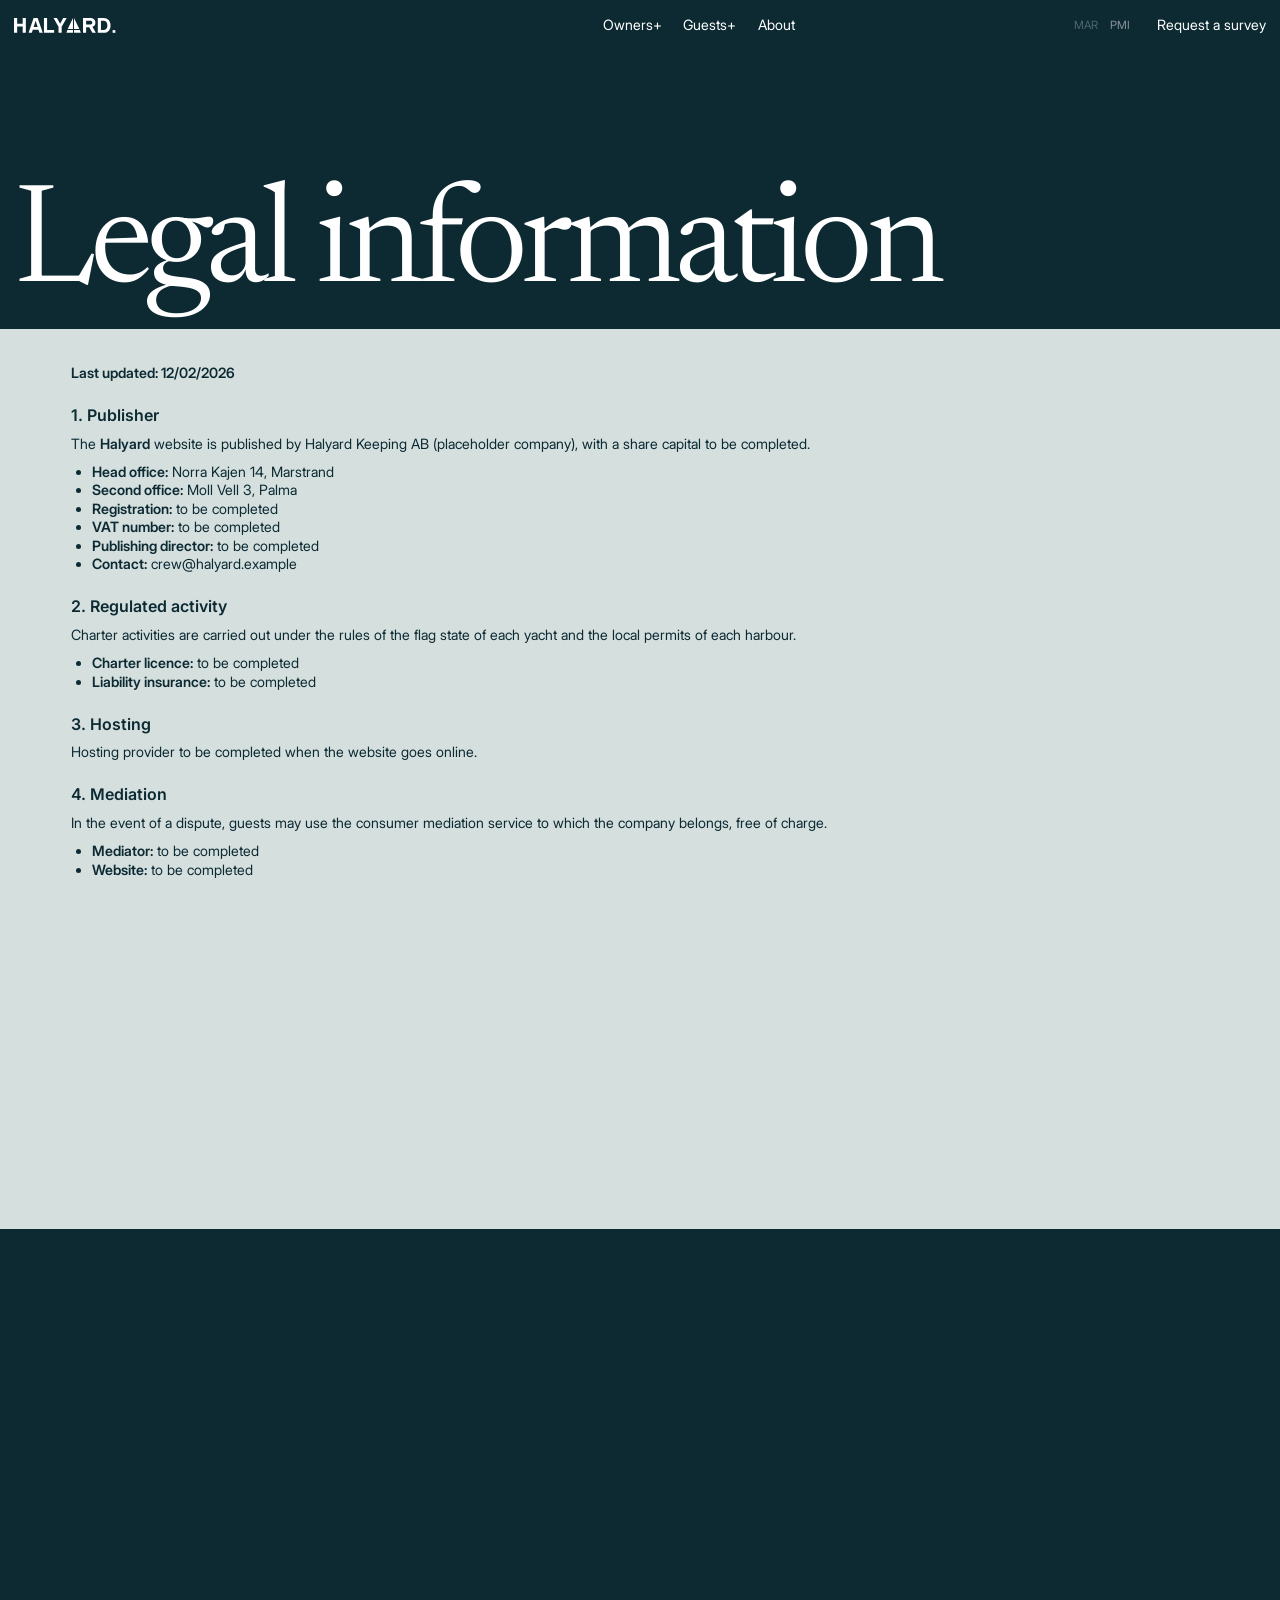
<file: legal.html>
<!doctype html>
<html lang="en" class="pre">
<head>
<meta charset="utf-8">
<meta name="viewport" content="width=device-width,initial-scale=1">
<title>Legal information — Halyard</title>
<meta name="description" content="Legal information">
<meta name="theme-color" content="#0d2a33">
<link rel="icon" href="assets/favicon.svg" type="image/svg+xml">
<link rel="stylesheet" href="css/style.css">
<noscript><style>html.pre .app{opacity:1}.gate{display:none}</style></noscript>
</head>
<body>
<div class="app">
<header class="c-header is-light" data-head="light">
<nav class="c-nav" aria-label="Main"><div class="container"><div class="nav-inner">
<a class="brand" href="index.html" aria-label="Halyard, home"><svg viewBox="0 0 1354 198" fill="currentColor" role="img" aria-label="Halyard"><g transform="translate(0 0)"><path fill-rule="evenodd" d="M0 0h42v77h74V0h42v198h-42v-84H42v84H0z"/></g><g transform="translate(194 0)"><path fill-rule="evenodd" d="M0 198 68 0h54l68 198h-44l-13-42H57l-13 42zM68 120h54L95 36z"/></g><g transform="translate(400 0)"><path fill-rule="evenodd" d="M0 0h42v160h94v38H0z"/></g><g transform="translate(528 0)"><path fill-rule="evenodd" d="M0 0h46l42 78 42-78h46l-67 118v80H67v-80z"/></g><g transform="translate(700 0)"><path fill-rule="evenodd" d="M0 198 13 160H88v38zM18 146 88 0v146zM102 0l72 146h-72zM102 160h79l11 38h-90z"/></g><g transform="translate(922 0)"><path fill-rule="evenodd" d="M0 0h96c42 0 70 24 70 62 0 28-15 48-40 56l46 80h-47l-41-75H42v75H0zM42 38v48h52c18 0 30-9 30-24s-12-24-30-24z"/></g><g transform="translate(1120 0)"><path fill-rule="evenodd" d="M0 0h78c56 0 92 38 92 99s-36 99-92 99H0zM42 38v122h34c33 0 52-23 52-61s-19-61-52-61z"/></g><g transform="translate(1318 0)"><path fill-rule="evenodd" d="M0 162h36v36H0z"/></g></svg></a>
<div class="nav-center"><ul class="nav-list">
<li><a class="nav-link" href="#" role="button" data-submenu="owners"><span>Owners</span><span>+</span></a></li>
<li><a class="nav-link" href="#" role="button" data-submenu="guests"><span>Guests</span><span>+</span></a></li>
<li><a class="nav-link" href="about.html"><span>About</span></a></li></ul></div>
<div class="nav-right"><div class="harbours " aria-label="Harbour"><a href="index.html" title="Halyard Marstrand" class="on" aria-current="true">mar</a><a href="palma.html" title="Halyard Palma">pmi</a></div><ul class="nav-list"><li><a class="nav-link" href="contact.html"><span>Request a survey</span></a></li></ul></div>
<a class="btn nav-toggle" href="#" role="button" aria-label="Open menu"><span class="btn-icon"><span class="icon"><svg viewBox="0 0 16 16" fill="none" aria-hidden="true"><path d="M8 2.5v11M2.5 8h11" stroke="currentColor" stroke-linecap="round"/></svg></span><span class="cross"><i></i><i></i></span></span></a>
</div></div></nav>
<div class="c-sub" aria-hidden="true"><div class="sub-wrap"><a class="sub-close btn" href="#" role="button" aria-label="Close menu"><span class="btn-icon"><span class="icon"><svg viewBox="0 0 16 16" fill="none" aria-hidden="true"><path d="m4 4 8 8M12 4l-8 8" stroke="currentColor" stroke-linecap="round"/></svg></span><span class="cross"><i></i><i></i></span></span></a>
<div class="sub-inner"><div class="sub-items"><div class="sub-item" data-submenu="owners"><div class="caps mb">(owners)</div><ul class="sub-list "><li><a class="sub-link" href="season-care.html">Season care</a></li><li><a class="sub-link" href="charter-management.html">Charter management</a></li><li><a class="sub-link" href="refit.html">Refit</a></li></ul><div class="sub-visuals"><div class="sub-visual"><div class="visual"><img class="cover" src="assets/img/port-2.jpg" alt="" loading="lazy"></div><div class="visual"><img class="cover" src="assets/img/port-3.jpg" alt="" loading="lazy"></div><div class="visual"><img class="cover" src="assets/img/port-4.jpg" alt="" loading="lazy"></div></div></div></div><div class="sub-item" data-submenu="guests"><div class="caps mb">(guests)</div><ul class="sub-list "><li><a class="sub-link" href="season-charter.html">Find a yacht</a></li><li><a class="sub-link" href="book-a-sail.html">Book a sail</a></li></ul></div><div class="sub-item" data-submenu="third"><div class="caps mb">(halyard)</div><ul class="sub-list "><li><a class="sub-link" href="about.html">About</a></li><li><a class="sub-link" href="contact.html">Contact</a></li></ul></div><div class="sub-item" data-submenu="social"><div class="caps mb">(social networks)</div><ul class="sub-list sm"><li><a class="sub-link" href="#">LinkedIn</a></li><li><a class="sub-link" href="#">Instagram</a></li><li><a class="sub-link" href="#">YouTube</a></li></ul></div><div class="harbours in-sub" aria-label="Harbour"><a href="index.html" title="Halyard Marstrand" class="on" aria-current="true">mar</a><a href="palma.html" title="Halyard Palma">pmi</a></div></div></div></div><div class="sub-overlay"></div></div>
</header>
<main class="">
<section class="hero simple" data-head="light"><div class="container"><h1 class="t-xl">Legal information</h1></div></section><section class="page-content u" data-head="dark"><div class="container"><div class="page-text"><p><strong>Last updated: 12/02/2026</strong></p><h2>1. Publisher</h2><p>The <strong>Halyard</strong> website is published by Halyard Keeping AB (placeholder company), with a share capital to be completed.</p><ul><li><strong>Head office:</strong> Norra Kajen 14, Marstrand</li><li><strong>Second office:</strong> Moll Vell 3, Palma</li><li><strong>Registration:</strong> to be completed</li><li><strong>VAT number:</strong> to be completed</li><li><strong>Publishing director:</strong> to be completed</li><li><strong>Contact:</strong> crew@halyard.example</li></ul><h2>2. Regulated activity</h2><p>Charter activities are carried out under the rules of the flag state of each yacht and the local permits of each harbour.</p><ul><li><strong>Charter licence:</strong> to be completed</li><li><strong>Liability insurance:</strong> to be completed</li></ul><h2>3. Hosting</h2><p>Hosting provider to be completed when the website goes online.</p><h2>4. Mediation</h2><p>In the event of a dispute, guests may use the consumer mediation service to which the company belongs, free of charge.</p><ul><li><strong>Mediator:</strong> to be completed</li><li><strong>Website:</strong> to be completed</li></ul></div></div></section>
</main>
<footer class="c-footer"><div class="foot-wrap"><div class="container">
<div class="foot-nav"><div class="grid"><div class="foot-col"><div class="line w"></div><div class="caps ">(owners)</div><ul class="foot-list"><li><a class="foot-link" href="season-care.html">Season care</a></li><li><a class="foot-link" href="charter-management.html">Charter management</a></li><li><a class="foot-link" href="refit.html">Refit</a></li></ul></div><div class="foot-col"><div class="line w"></div><div class="caps ">(guests)</div><ul class="foot-list"><li><a class="foot-link" href="season-charter.html">Find a yacht</a></li><li><a class="foot-link" href="book-a-sail.html">Book a sail</a></li></ul></div><div class="foot-col"><div class="line w"></div><div class="caps ">(halyard)</div><ul class="foot-list"><li><a class="foot-link" href="about.html">About</a></li><li><a class="foot-link" href="contact.html">Contact</a></li></ul></div><div class="foot-col"><div class="line w"></div><div class="caps ">(social networks)</div><ul class="foot-list"><li><a class="foot-link" href="#">LinkedIn</a></li><li><a class="foot-link" href="#">Instagram</a></li><li><a class="foot-link" href="#">YouTube</a></li></ul></div></div></div>
<div class="foot-cube"><div class="cube lg"></div></div>
<div class="foot-harb"><div class="harbours " aria-label="Harbour"><a href="index.html" title="Halyard Marstrand" class="on" aria-current="true">mar</a><a href="palma.html" title="Halyard Palma">pmi</a></div></div>
<div class="foot-btm"><div>©2026 Halyard</div><div class="line w"></div><ul><li><a href="legal.html">Legal information</a></li><li><a href="privacy.html">Confidentiality</a></li></ul><span class="credit">Made on the quay</span></div>
<div class="foot-brand"><svg viewBox="0 0 1354 198" fill="currentColor" role="img" aria-label="Halyard"><g transform="translate(0 0)"><path fill-rule="evenodd" d="M0 0h42v77h74V0h42v198h-42v-84H42v84H0z"/></g><g transform="translate(194 0)"><path fill-rule="evenodd" d="M0 198 68 0h54l68 198h-44l-13-42H57l-13 42zM68 120h54L95 36z"/></g><g transform="translate(400 0)"><path fill-rule="evenodd" d="M0 0h42v160h94v38H0z"/></g><g transform="translate(528 0)"><path fill-rule="evenodd" d="M0 0h46l42 78 42-78h46l-67 118v80H67v-80z"/></g><g transform="translate(700 0)"><path fill-rule="evenodd" d="M0 198 13 160H88v38zM18 146 88 0v146zM102 0l72 146h-72zM102 160h79l11 38h-90z"/></g><g transform="translate(922 0)"><path fill-rule="evenodd" d="M0 0h96c42 0 70 24 70 62 0 28-15 48-40 56l46 80h-47l-41-75H42v75H0zM42 38v48h52c18 0 30-9 30-24s-12-24-30-24z"/></g><g transform="translate(1120 0)"><path fill-rule="evenodd" d="M0 0h78c56 0 92 38 92 99s-36 99-92 99H0zM42 38v122h34c33 0 52-23 52-61s-19-61-52-61z"/></g><g transform="translate(1318 0)"><path fill-rule="evenodd" d="M0 162h36v36H0z"/></g></svg></div>
</div></div></footer>
</div>
<script src="js/main.js"></script>
</body>
</html>
</file>
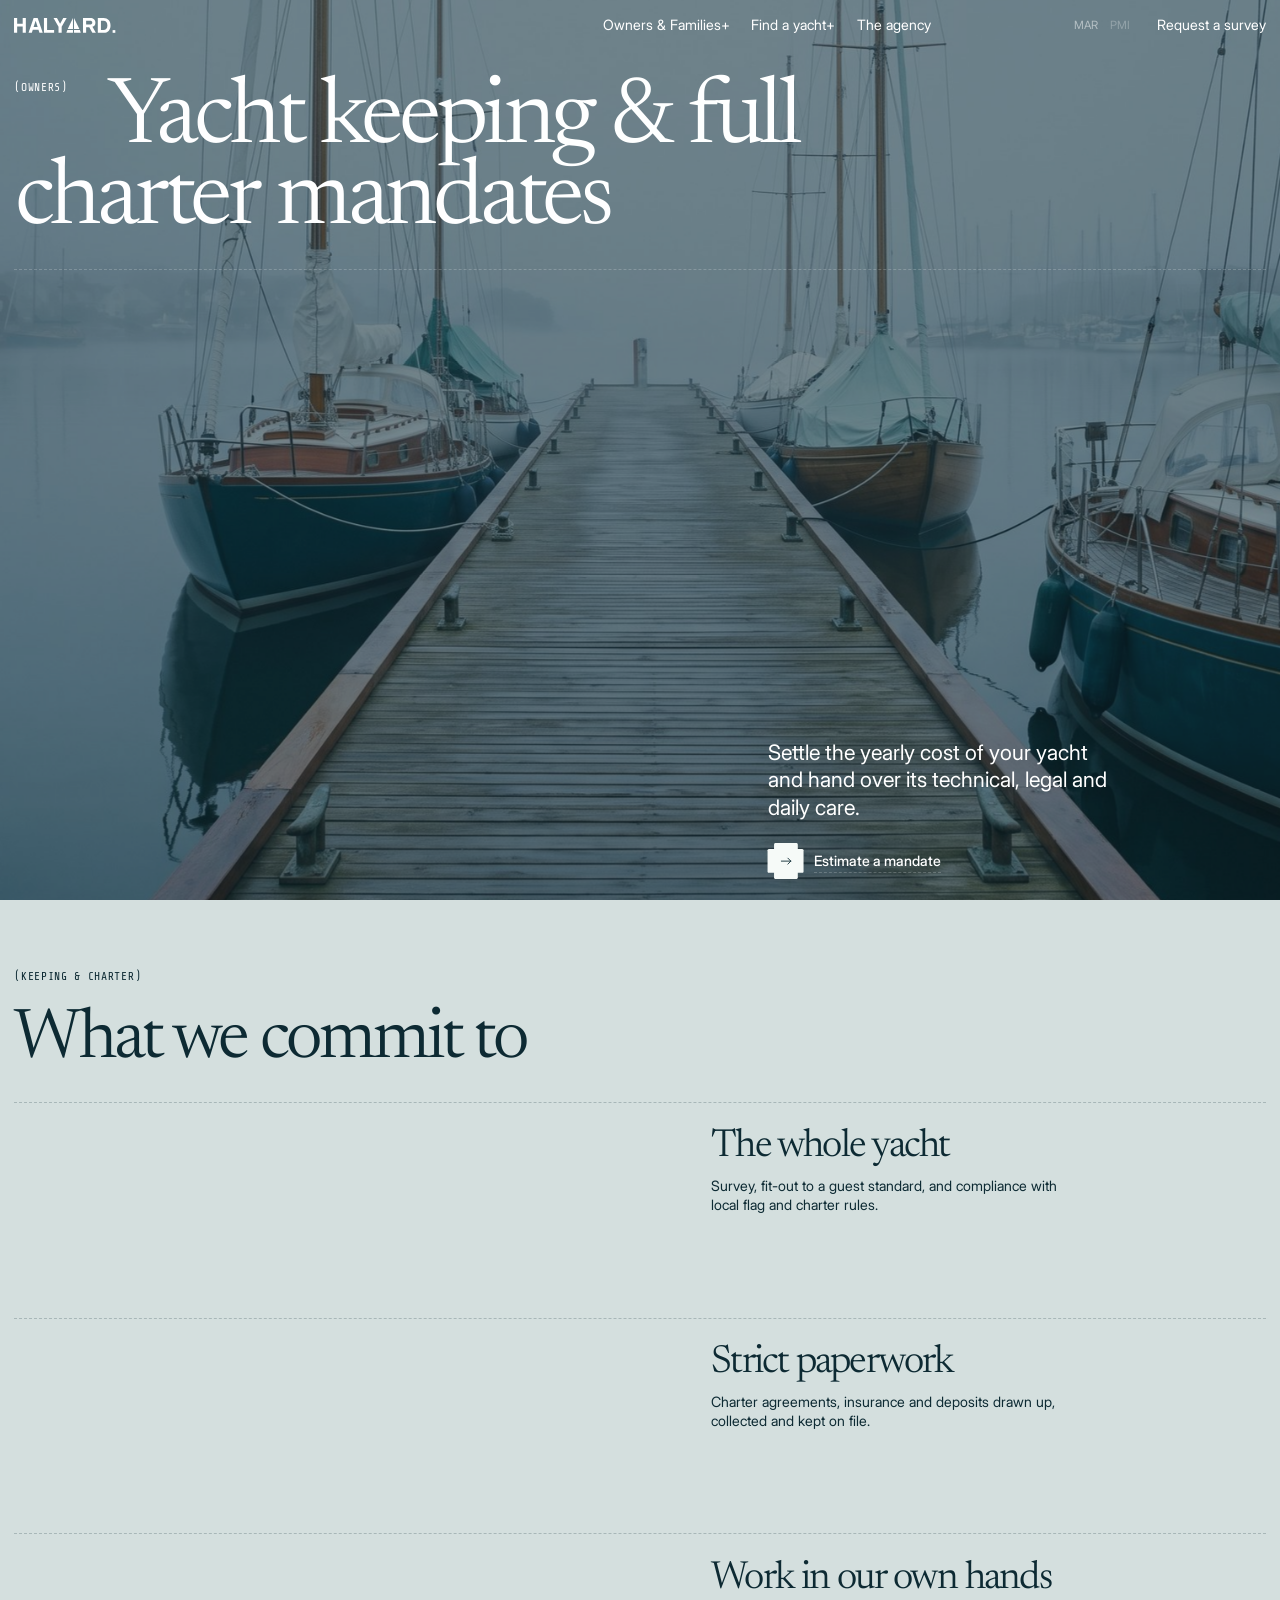
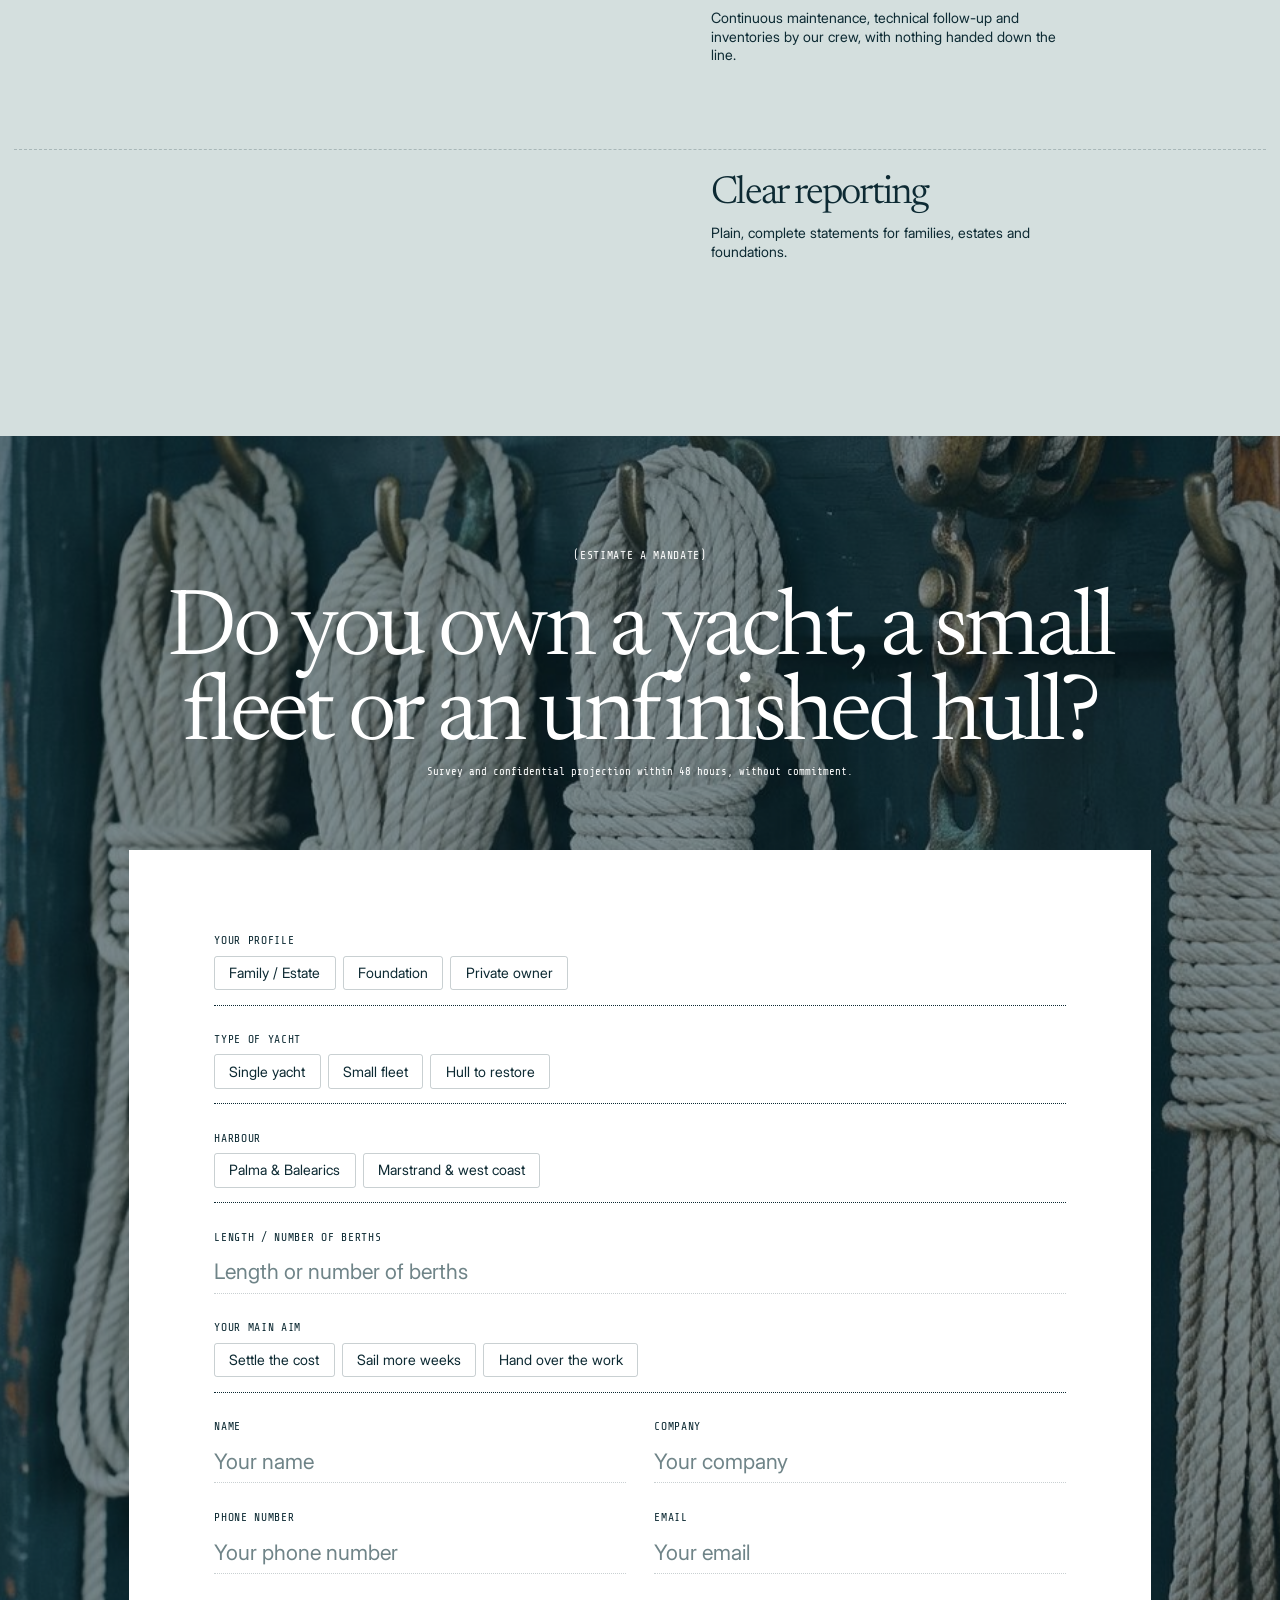
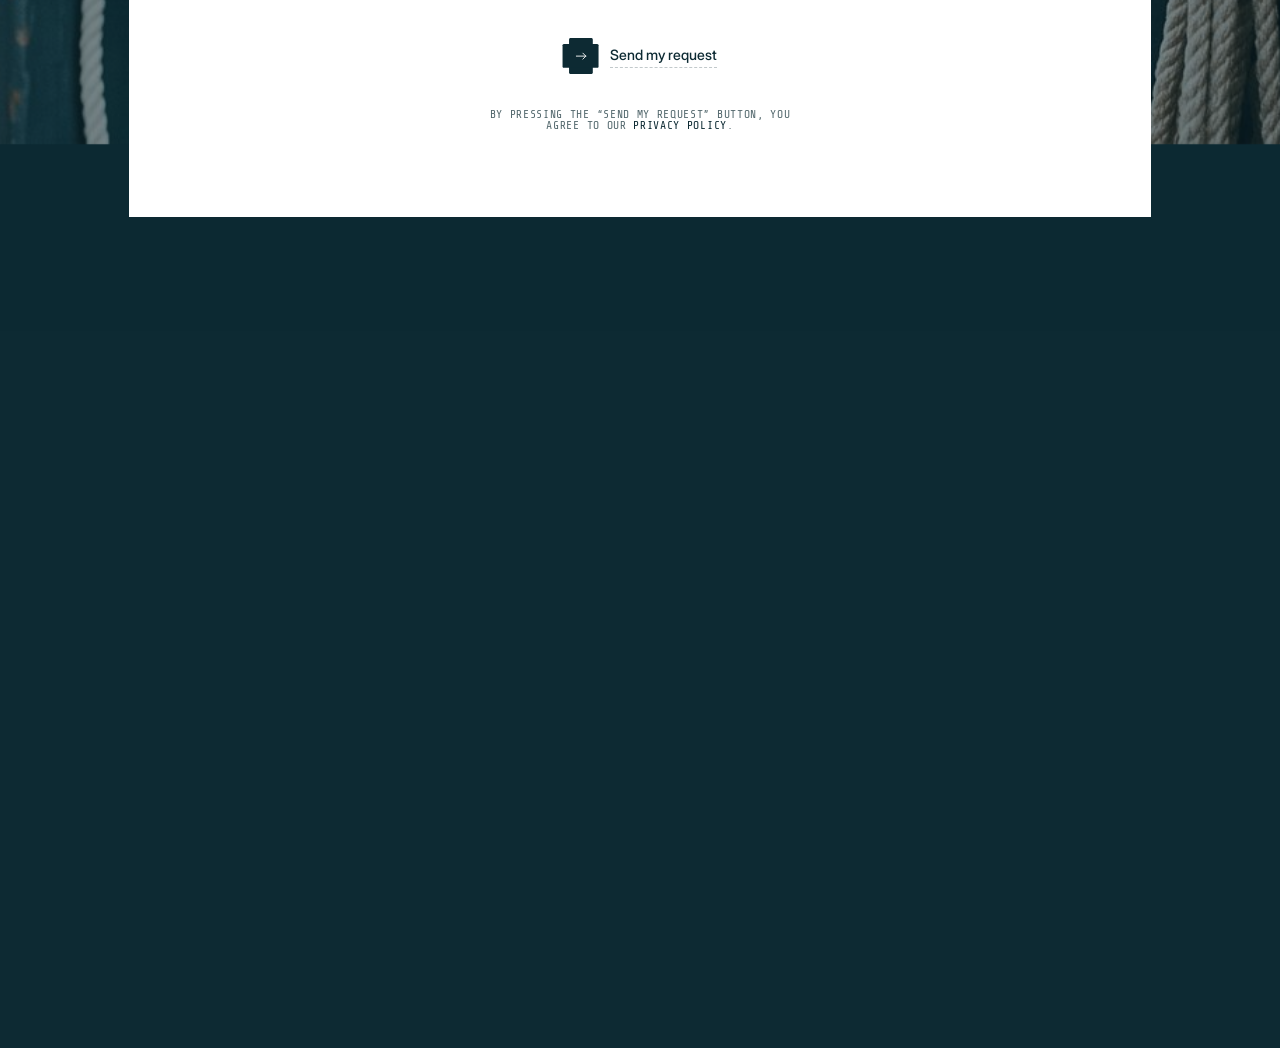
<file: our-model.html>
<!doctype html>
<html lang="en" class="pre">
<head>
<meta charset="utf-8">
<meta name="viewport" content="width=device-width,initial-scale=1">
<title>Our model — Halyard Palma</title>
<meta name="description" content="Keeping and charter mandates for classic yacht owners.">
<meta name="theme-color" content="#0d2a33">
<link rel="icon" href="assets/favicon.svg" type="image/svg+xml">
<link rel="stylesheet" href="css/style.css">
<noscript><style>html.pre .app{opacity:1}.gate{display:none}</style></noscript>
</head>
<body>
<div class="app">
<header class="c-header is-light" data-head="light">
<nav class="c-nav" aria-label="Main"><div class="container"><div class="nav-inner">
<a class="brand" href="palma.html" aria-label="Halyard, home"><svg viewBox="0 0 1354 198" fill="currentColor" role="img" aria-label="Halyard"><g transform="translate(0 0)"><path fill-rule="evenodd" d="M0 0h42v77h74V0h42v198h-42v-84H42v84H0z"/></g><g transform="translate(194 0)"><path fill-rule="evenodd" d="M0 198 68 0h54l68 198h-44l-13-42H57l-13 42zM68 120h54L95 36z"/></g><g transform="translate(400 0)"><path fill-rule="evenodd" d="M0 0h42v160h94v38H0z"/></g><g transform="translate(528 0)"><path fill-rule="evenodd" d="M0 0h46l42 78 42-78h46l-67 118v80H67v-80z"/></g><g transform="translate(700 0)"><path fill-rule="evenodd" d="M0 198 13 160H88v38zM18 146 88 0v146zM102 0l72 146h-72zM102 160h79l11 38h-90z"/></g><g transform="translate(922 0)"><path fill-rule="evenodd" d="M0 0h96c42 0 70 24 70 62 0 28-15 48-40 56l46 80h-47l-41-75H42v75H0zM42 38v48h52c18 0 30-9 30-24s-12-24-30-24z"/></g><g transform="translate(1120 0)"><path fill-rule="evenodd" d="M0 0h78c56 0 92 38 92 99s-36 99-92 99H0zM42 38v122h34c33 0 52-23 52-61s-19-61-52-61z"/></g><g transform="translate(1318 0)"><path fill-rule="evenodd" d="M0 162h36v36H0z"/></g></svg></a>
<div class="nav-center"><ul class="nav-list">
<li><a class="nav-link" href="#" role="button" data-submenu="owners"><span>Owners &amp; Families</span><span>+</span></a></li>
<li><a class="nav-link" href="#" role="button" data-submenu="guests"><span>Find a yacht</span><span>+</span></a></li>
<li><a class="nav-link" href="the-agency.html"><span>The agency</span></a></li></ul></div>
<div class="nav-right"><div class="harbours " aria-label="Harbour"><a href="index.html" title="Halyard Marstrand">mar</a><a href="palma.html" title="Halyard Palma" class="on" aria-current="true">pmi</a></div><ul class="nav-list"><li><a class="nav-link" href="contact.html"><span>Request a survey</span></a></li></ul></div>
<a class="btn nav-toggle" href="#" role="button" aria-label="Open menu"><span class="btn-icon"><span class="icon"><svg viewBox="0 0 16 16" fill="none" aria-hidden="true"><path d="M8 2.5v11M2.5 8h11" stroke="currentColor" stroke-linecap="round"/></svg></span><span class="cross"><i></i><i></i></span></span></a>
</div></div></nav>
<div class="c-sub" aria-hidden="true"><div class="sub-wrap"><a class="sub-close btn" href="#" role="button" aria-label="Close menu"><span class="btn-icon"><span class="icon"><svg viewBox="0 0 16 16" fill="none" aria-hidden="true"><path d="m4 4 8 8M12 4l-8 8" stroke="currentColor" stroke-linecap="round"/></svg></span><span class="cross"><i></i><i></i></span></span></a>
<div class="sub-inner"><div class="sub-items"><div class="sub-item" data-submenu="owners"><div class="caps mb">(owners &amp; families)</div><ul class="sub-list "><li><a class="sub-link on" aria-current="page" href="our-model.html">Our model</a></li><li><a class="sub-link" href="season-care.html">Season care</a></li><li><a class="sub-link" href="refit.html">Refit</a></li></ul><div class="sub-visuals"><div class="sub-visual"><div class="visual"><img class="cover" src="assets/img/portpalma-4.jpg" alt="" loading="lazy"></div><div class="visual"><img class="cover" src="assets/img/portpalma-1.jpg" alt="" loading="lazy"></div><div class="visual"><img class="cover" src="assets/img/portpalma-5.jpg" alt="" loading="lazy"></div></div></div></div><div class="sub-item" data-submenu="guests"><div class="caps mb">(find a yacht)</div><ul class="sub-list "><li><a class="sub-link" href="season-charter.html">Season charter</a></li><li><a class="sub-link" href="book-a-sail.html">Book a sail</a></li></ul></div><div class="sub-item" data-submenu="third"><div class="caps mb">(halyard palma)</div><ul class="sub-list "><li><a class="sub-link" href="the-agency.html">The agency</a></li><li><a class="sub-link" href="contact.html">Contact</a></li></ul></div><div class="sub-item" data-submenu="social"><div class="caps mb">(social networks)</div><ul class="sub-list sm"><li><a class="sub-link" href="#">LinkedIn</a></li><li><a class="sub-link" href="#">Instagram</a></li><li><a class="sub-link" href="#">YouTube</a></li></ul></div><div class="harbours in-sub" aria-label="Harbour"><a href="index.html" title="Halyard Marstrand">mar</a><a href="palma.html" title="Halyard Palma" class="on" aria-current="true">pmi</a></div></div></div></div><div class="sub-overlay"></div></div>
</header>
<main class="">
<section class="hero" data-head="light"><div class="container"><div class="hero-inner">
<div class="hero-title js-title"><div class="caps mb">(owners)</div><h1>Yacht keeping &amp; full charter mandates</h1></div><div class="line w"></div>
<div class="hero-content"><p class="text-lg">Settle the yearly cost of your yacht and hand over its technical, legal and daily care.</p><a href="#estimate" class="btn light"><span class="btn-inner"><span class="btn-icon"><span class="icon"><svg viewBox="0 0 16 16" fill="none" aria-hidden="true"><path d="M10 11.33 13.33 8 10 4.67M2.67 8h10.66" stroke="currentColor" stroke-linecap="round" stroke-linejoin="round"/></svg></span><span class="cross"><i></i><i></i></span></span><span class="btn-title">Estimate a mandate</span></span></a></div></div></div><div class="hero-bg dim"><div class="prllx" data-from="0" data-to="50" data-start="top"><div class="visual"><img class="cover" src="assets/img/hero-5.jpg" alt=""></div></div></div></section><section class="steps u mist" data-head="dark"><div class="container"><div class="headline left"><div class="caps mb">(keeping &amp; charter)</div><h2 class="t-md">What we commit to</h2></div><div class="steps-list"><div class="step"><div class="step-n">01</div><div class="step-c"><h3 class="t-xs">The whole yacht</h3><p>Survey, fit-out to a guest standard, and compliance with local flag and charter rules.</p></div></div><div class="step"><div class="step-n">02</div><div class="step-c"><h3 class="t-xs">Strict paperwork</h3><p>Charter agreements, insurance and deposits drawn up, collected and kept on file.</p></div></div><div class="step"><div class="step-n">03</div><div class="step-c"><h3 class="t-xs">Work in our own hands</h3><p>Continuous maintenance, technical follow-up and inventories by our crew, with nothing handed down the line.</p></div></div><div class="step"><div class="step-n">04</div><div class="step-c"><h3 class="t-xs">Clear reporting</h3><p>Plain, complete statements for families, estates and foundations.</p></div></div></div></div></section><section class="form-section" id="estimate"><div class="container"><div class="headline"><div class="caps mb">(estimate a mandate)</div><h2 class="t-lg">Do you own a yacht, a small fleet or an unfinished hull?</h2><div class="legend">Survey and confidential projection within 48 hours, without commitment.</div></div><div class="contact-form" data-head="dark"><form class="form js-form" novalidate><div class="full bordered"><div class="caps" style="margin-bottom:.8em">Your profile</div><div class="radios" role="radiogroup" aria-label="Your profile"><label class="radio"><input type="radio" name="profile" value="Family / Estate"><span>Family / Estate</span></label><label class="radio"><input type="radio" name="profile" value="Foundation"><span>Foundation</span></label><label class="radio"><input type="radio" name="profile" value="Private owner"><span>Private owner</span></label></div></div><div class="full bordered"><div class="caps" style="margin-bottom:.8em">Type of yacht</div><div class="radios" role="radiogroup" aria-label="Type of yacht"><label class="radio"><input type="radio" name="type" value="Single yacht"><span>Single yacht</span></label><label class="radio"><input type="radio" name="type" value="Small fleet"><span>Small fleet</span></label><label class="radio"><input type="radio" name="type" value="Hull to restore"><span>Hull to restore</span></label></div></div><div class="full bordered"><div class="caps" style="margin-bottom:.8em">Harbour</div><div class="radios" role="radiogroup" aria-label="Harbour"><label class="radio"><input type="radio" name="harbour" value="Palma &amp; Balearics"><span>Palma &amp; Balearics</span></label><label class="radio"><input type="radio" name="harbour" value="Marstrand &amp; west coast"><span>Marstrand &amp; west coast</span></label></div></div><div class="full"><label class="caps" for="len">Length / number of berths</label><input class="control" id="len" name="len" type="text" placeholder="Length or number of berths" maxlength="256"></div><div class="full bordered"><div class="caps" style="margin-bottom:.8em">Your main aim</div><div class="radios" role="radiogroup" aria-label="Your main aim"><label class="radio"><input type="radio" name="aim" value="Settle the cost"><span>Settle the cost</span></label><label class="radio"><input type="radio" name="aim" value="Sail more weeks"><span>Sail more weeks</span></label><label class="radio"><input type="radio" name="aim" value="Hand over the work"><span>Hand over the work</span></label></div></div><div><label class="caps" for="name">Name</label><input class="control" id="name" name="name" type="text" placeholder="Your name" maxlength="256"></div><div><label class="caps" for="company">Company</label><input class="control" id="company" name="company" type="text" placeholder="Your company" maxlength="256"></div><div><label class="caps" for="tel">Phone number</label><input class="control" id="tel" name="tel" type="tel" placeholder="Your phone number" maxlength="256" required></div><div><label class="caps" for="email">Email</label><input class="control" id="email" name="email" type="email" placeholder="Your email" maxlength="256" required></div><div class="form-actions"><button type="submit" class="btn "><span class="btn-inner"><span class="btn-icon"><span class="icon"><svg viewBox="0 0 16 16" fill="none" aria-hidden="true"><path d="M10 11.33 13.33 8 10 4.67M2.67 8h10.66" stroke="currentColor" stroke-linecap="round" stroke-linejoin="round"/></svg></span><span class="cross"><i></i><i></i></span></span><span class="btn-title">Send my request</span></span></button><div class="form-cgv caps">By pressing the “Send my request” button, you agree to our <a href="privacy.html">privacy policy</a>.</div></div><div class="form-fail" role="alert" hidden>Something is missing. Please check the marked fields.</div></form><div class="form-done" tabindex="-1" hidden><div class="serif t-lg">Thank you. Your message is on its way to the quay.</div></div></div></div><div class="page-visual"><div class="mask"></div><div class="prllx" ><div class="visual"><img class="cover" src="assets/img/hero-7.jpg" alt="" loading="lazy"></div></div></div></section>
</main>
<footer class="c-footer"><div class="foot-wrap"><div class="container">
<div class="foot-nav"><div class="grid"><div class="foot-col"><div class="line w"></div><div class="caps ">(owners &amp; families)</div><ul class="foot-list"><li><a class="foot-link on" aria-current="page" href="our-model.html">Our model</a></li><li><a class="foot-link" href="season-care.html">Season care</a></li><li><a class="foot-link" href="refit.html">Refit</a></li></ul></div><div class="foot-col"><div class="line w"></div><div class="caps ">(find a yacht)</div><ul class="foot-list"><li><a class="foot-link" href="season-charter.html">Season charter</a></li><li><a class="foot-link" href="book-a-sail.html">Book a sail</a></li></ul></div><div class="foot-col"><div class="line w"></div><div class="caps ">(halyard palma)</div><ul class="foot-list"><li><a class="foot-link" href="the-agency.html">The agency</a></li><li><a class="foot-link" href="contact.html">Contact</a></li></ul></div><div class="foot-col"><div class="line w"></div><div class="caps ">(social networks)</div><ul class="foot-list"><li><a class="foot-link" href="#">LinkedIn</a></li><li><a class="foot-link" href="#">Instagram</a></li><li><a class="foot-link" href="#">YouTube</a></li></ul></div></div></div>
<div class="foot-cube"><div class="cube lg"></div></div>
<div class="foot-harb"><div class="harbours " aria-label="Harbour"><a href="index.html" title="Halyard Marstrand">mar</a><a href="palma.html" title="Halyard Palma" class="on" aria-current="true">pmi</a></div></div>
<div class="foot-btm"><div>©2026 Halyard</div><div class="line w"></div><ul><li><a href="legal.html">Legal information</a></li><li><a href="privacy.html">Confidentiality</a></li></ul><span class="credit">Made on the quay</span></div>
<div class="foot-brand"><svg viewBox="0 0 1354 198" fill="currentColor" role="img" aria-label="Halyard"><g transform="translate(0 0)"><path fill-rule="evenodd" d="M0 0h42v77h74V0h42v198h-42v-84H42v84H0z"/></g><g transform="translate(194 0)"><path fill-rule="evenodd" d="M0 198 68 0h54l68 198h-44l-13-42H57l-13 42zM68 120h54L95 36z"/></g><g transform="translate(400 0)"><path fill-rule="evenodd" d="M0 0h42v160h94v38H0z"/></g><g transform="translate(528 0)"><path fill-rule="evenodd" d="M0 0h46l42 78 42-78h46l-67 118v80H67v-80z"/></g><g transform="translate(700 0)"><path fill-rule="evenodd" d="M0 198 13 160H88v38zM18 146 88 0v146zM102 0l72 146h-72zM102 160h79l11 38h-90z"/></g><g transform="translate(922 0)"><path fill-rule="evenodd" d="M0 0h96c42 0 70 24 70 62 0 28-15 48-40 56l46 80h-47l-41-75H42v75H0zM42 38v48h52c18 0 30-9 30-24s-12-24-30-24z"/></g><g transform="translate(1120 0)"><path fill-rule="evenodd" d="M0 0h78c56 0 92 38 92 99s-36 99-92 99H0zM42 38v122h34c33 0 52-23 52-61s-19-61-52-61z"/></g><g transform="translate(1318 0)"><path fill-rule="evenodd" d="M0 162h36v36H0z"/></g></svg></div>
</div></div></footer>
</div>
<script src="js/main.js"></script>
</body>
</html>
</file>
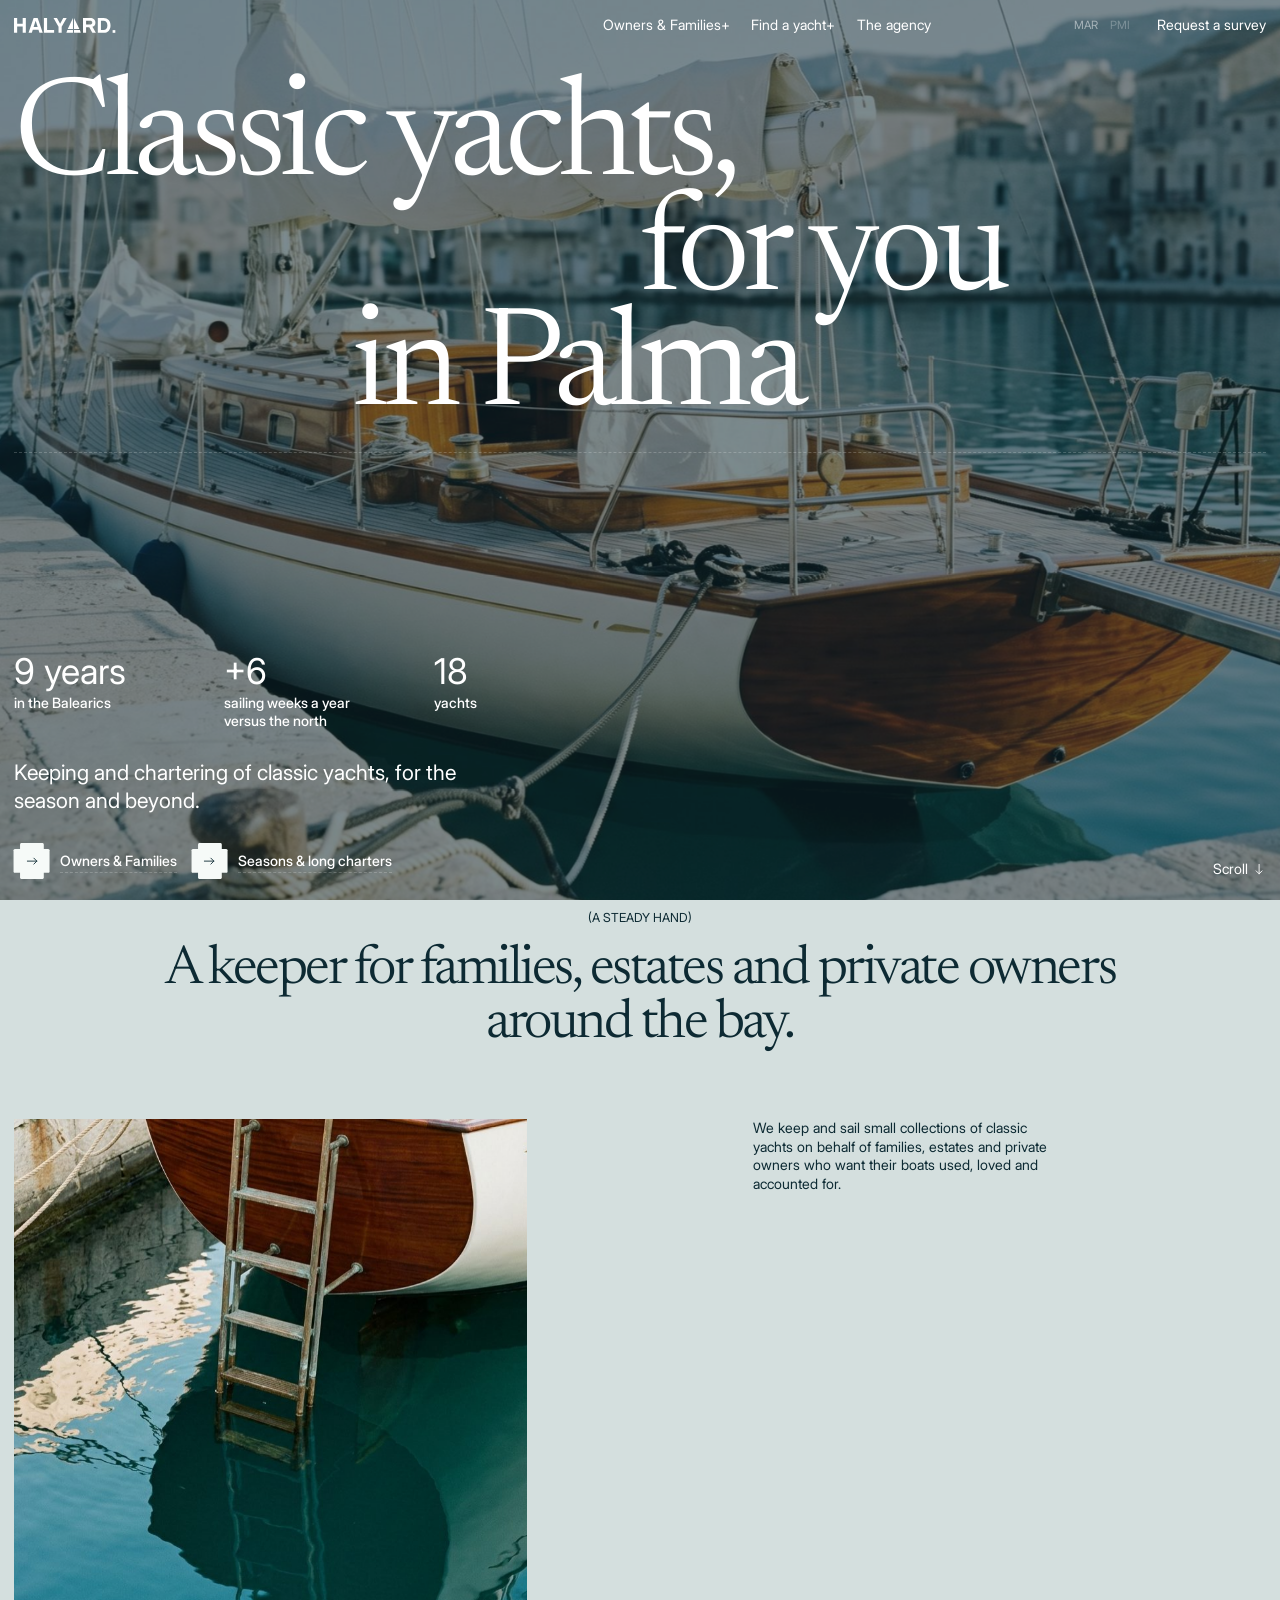
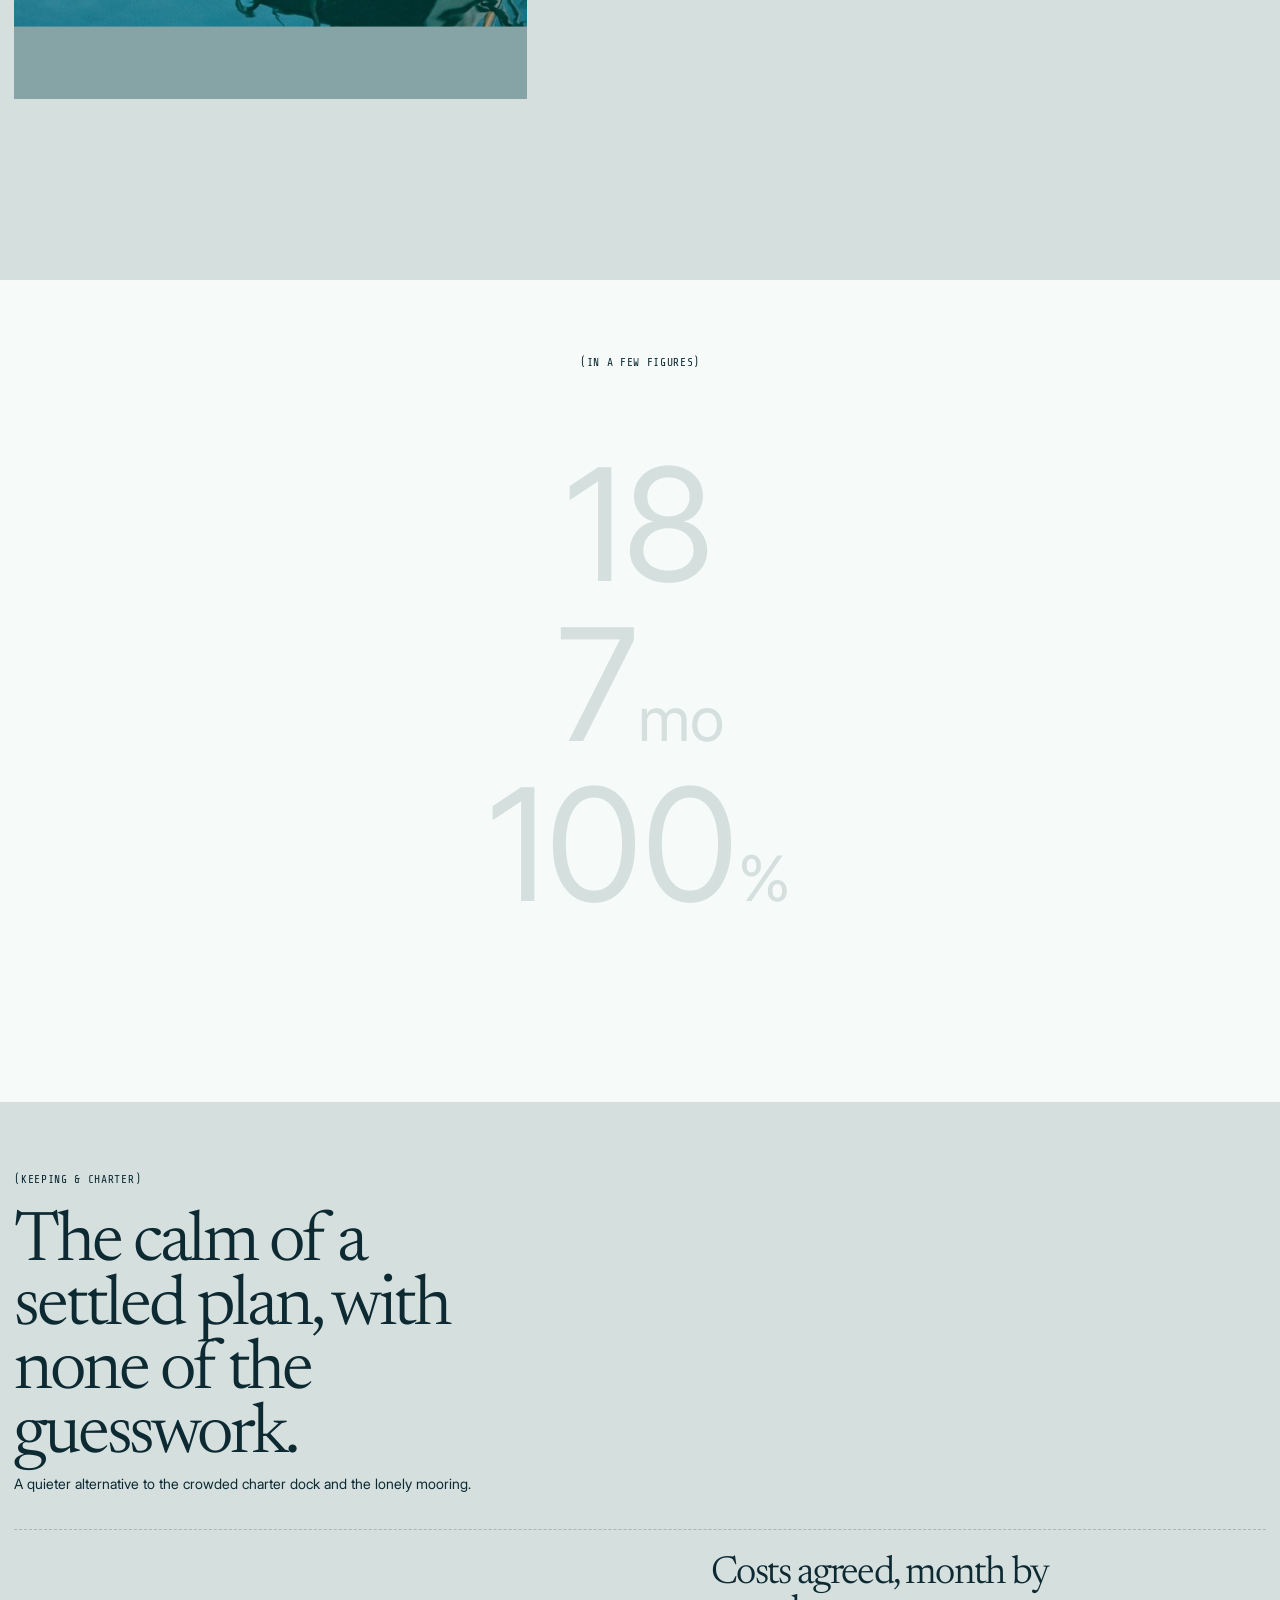
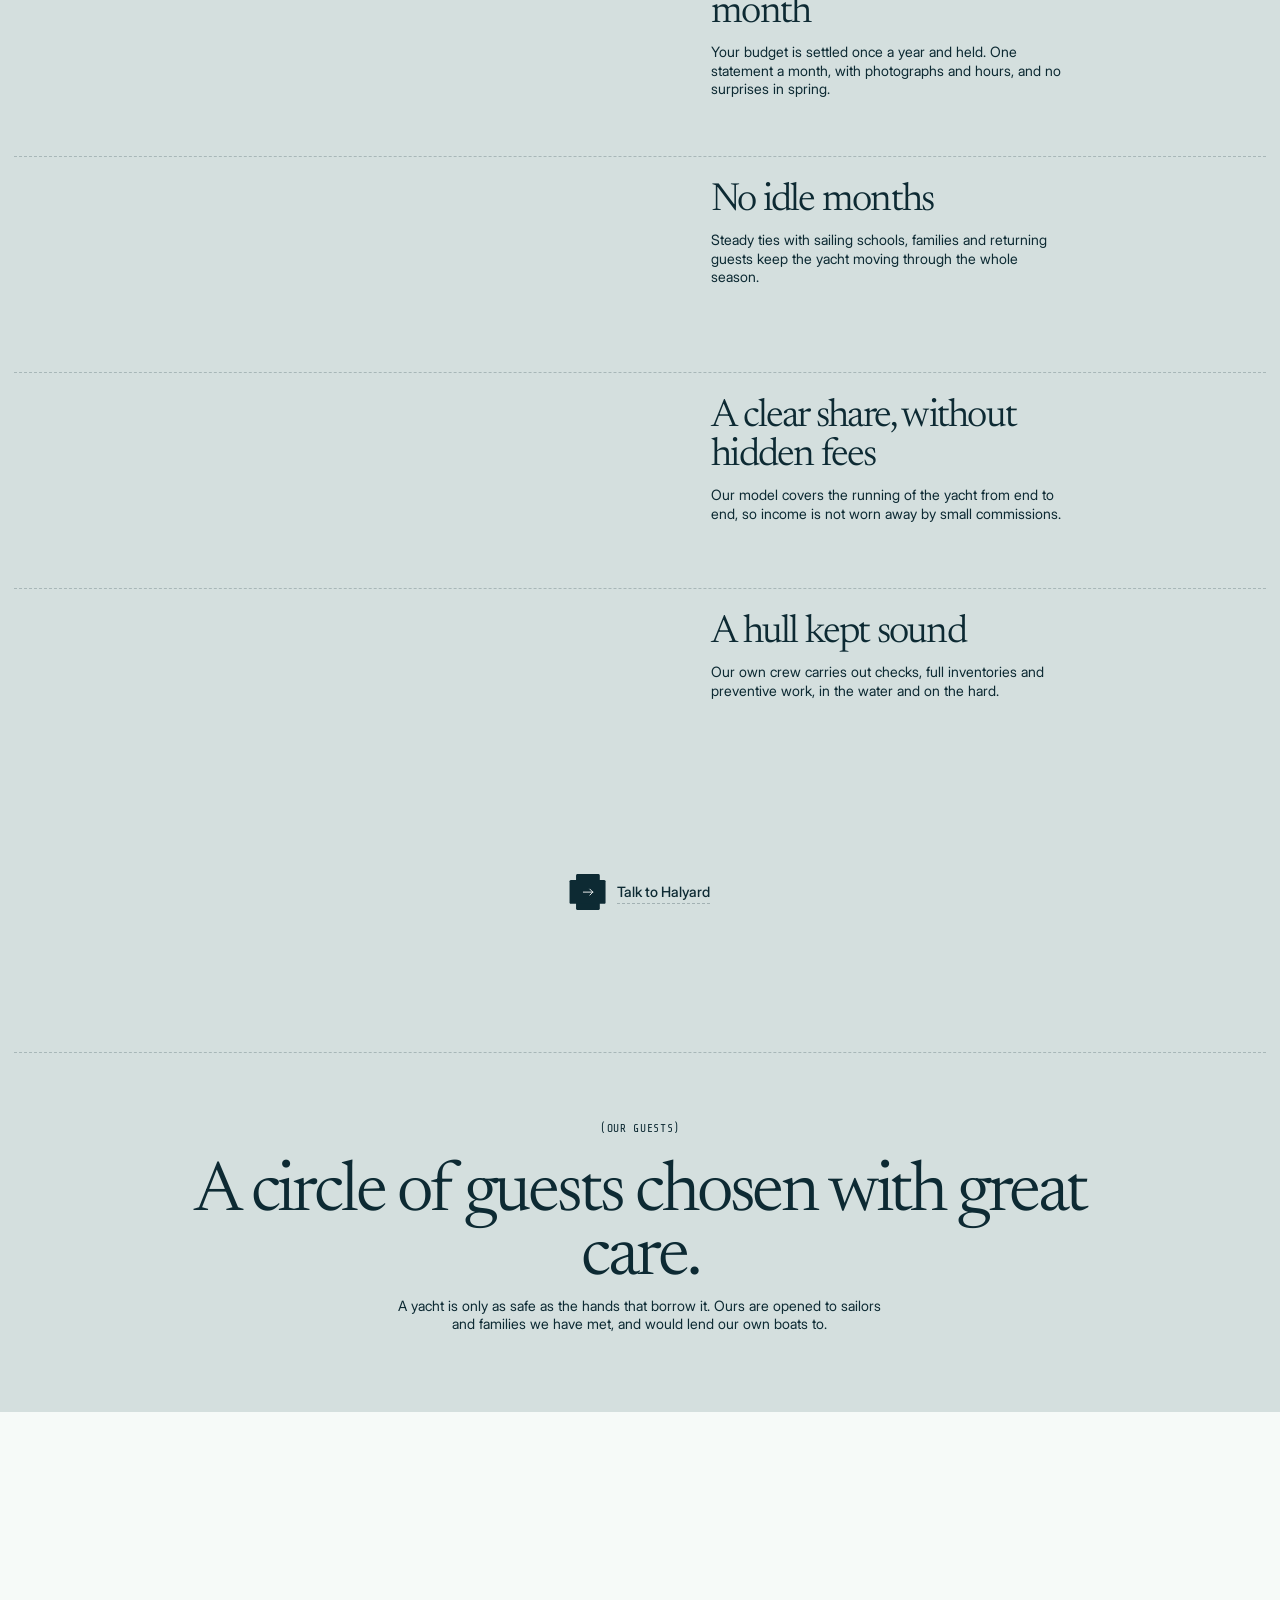
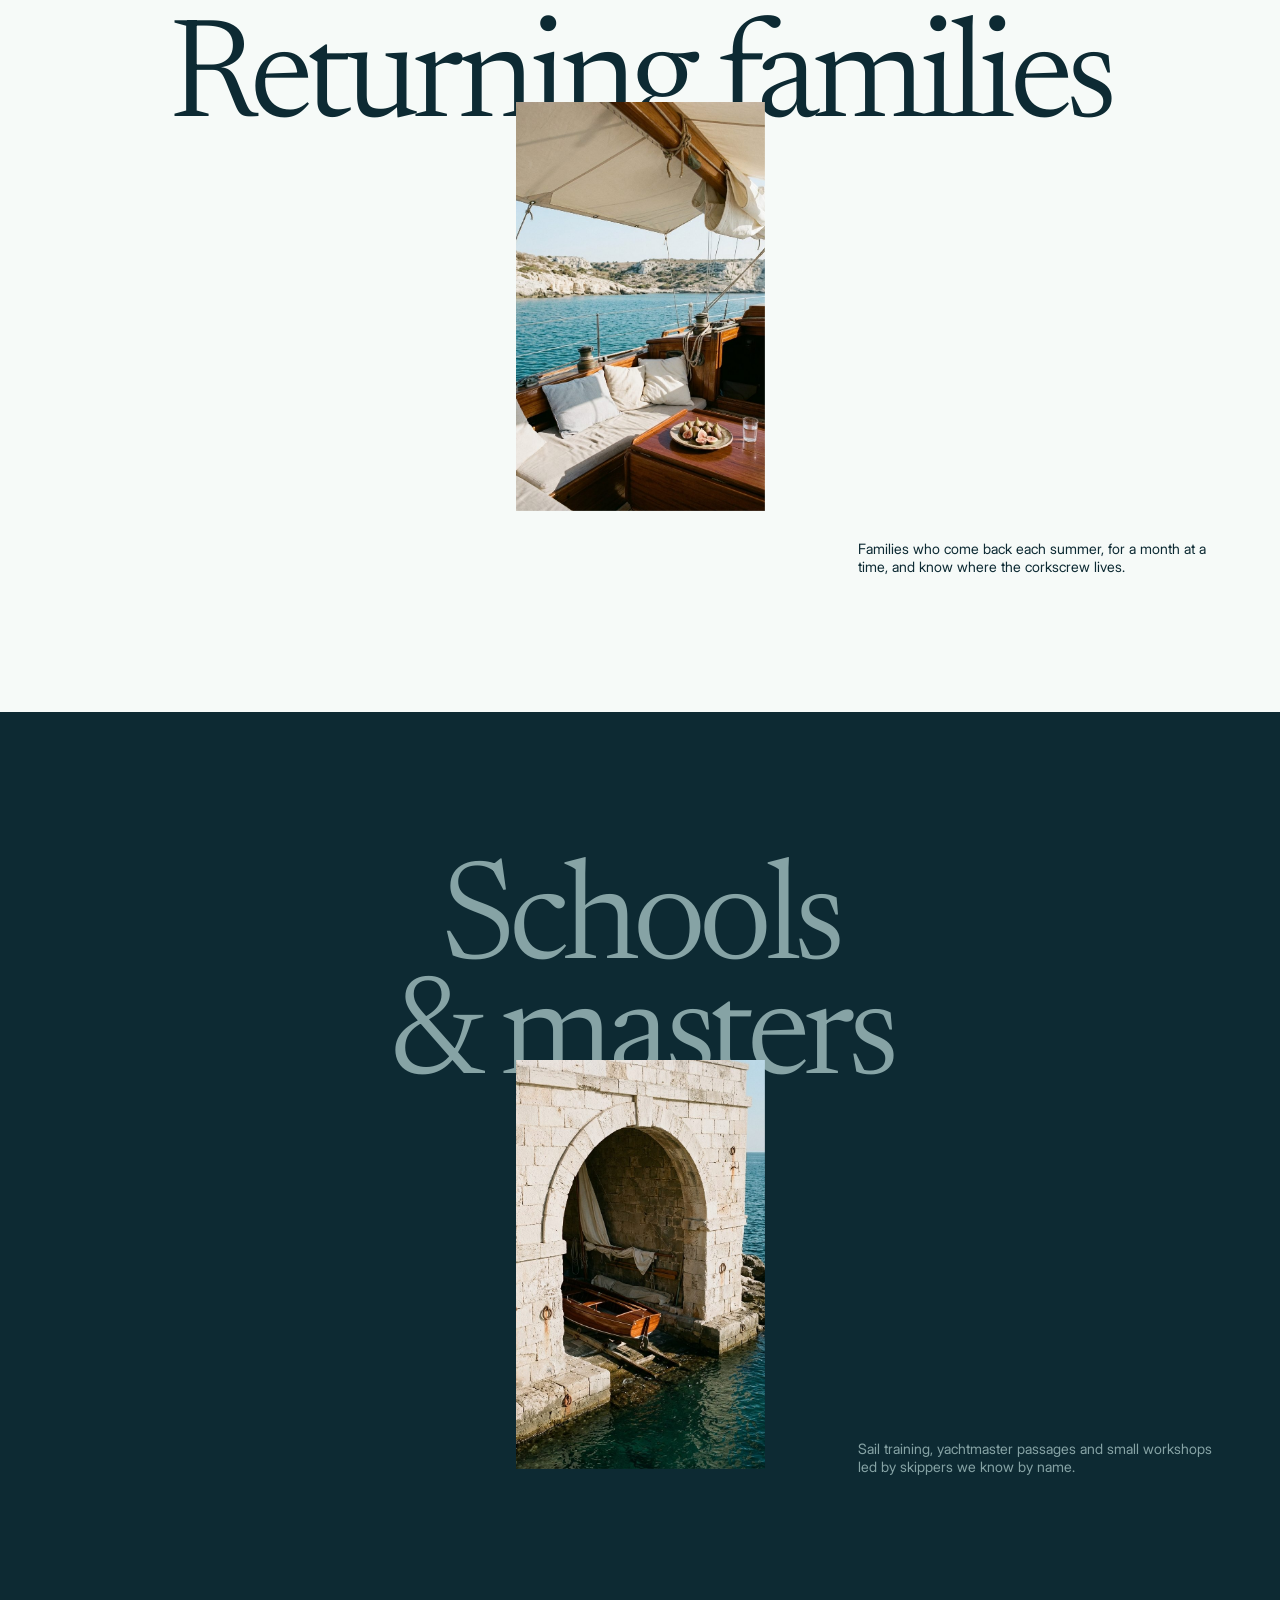
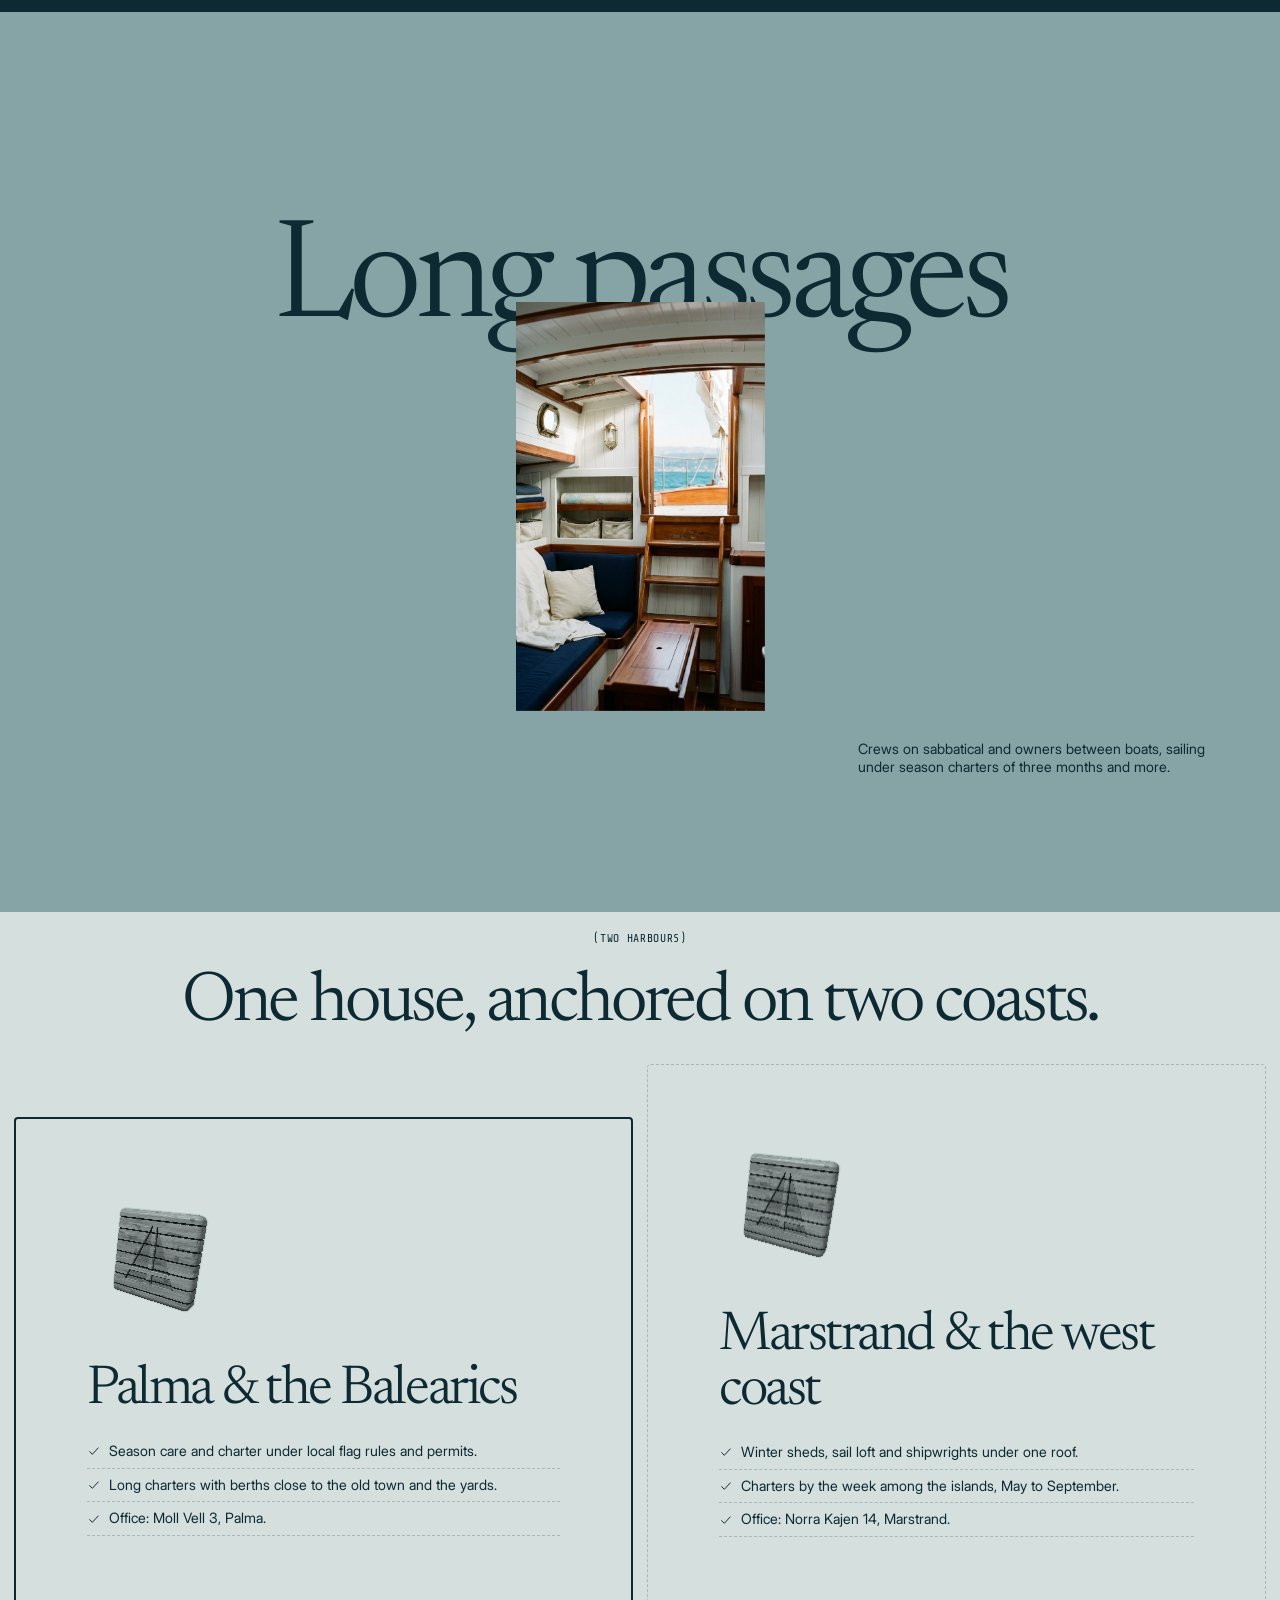
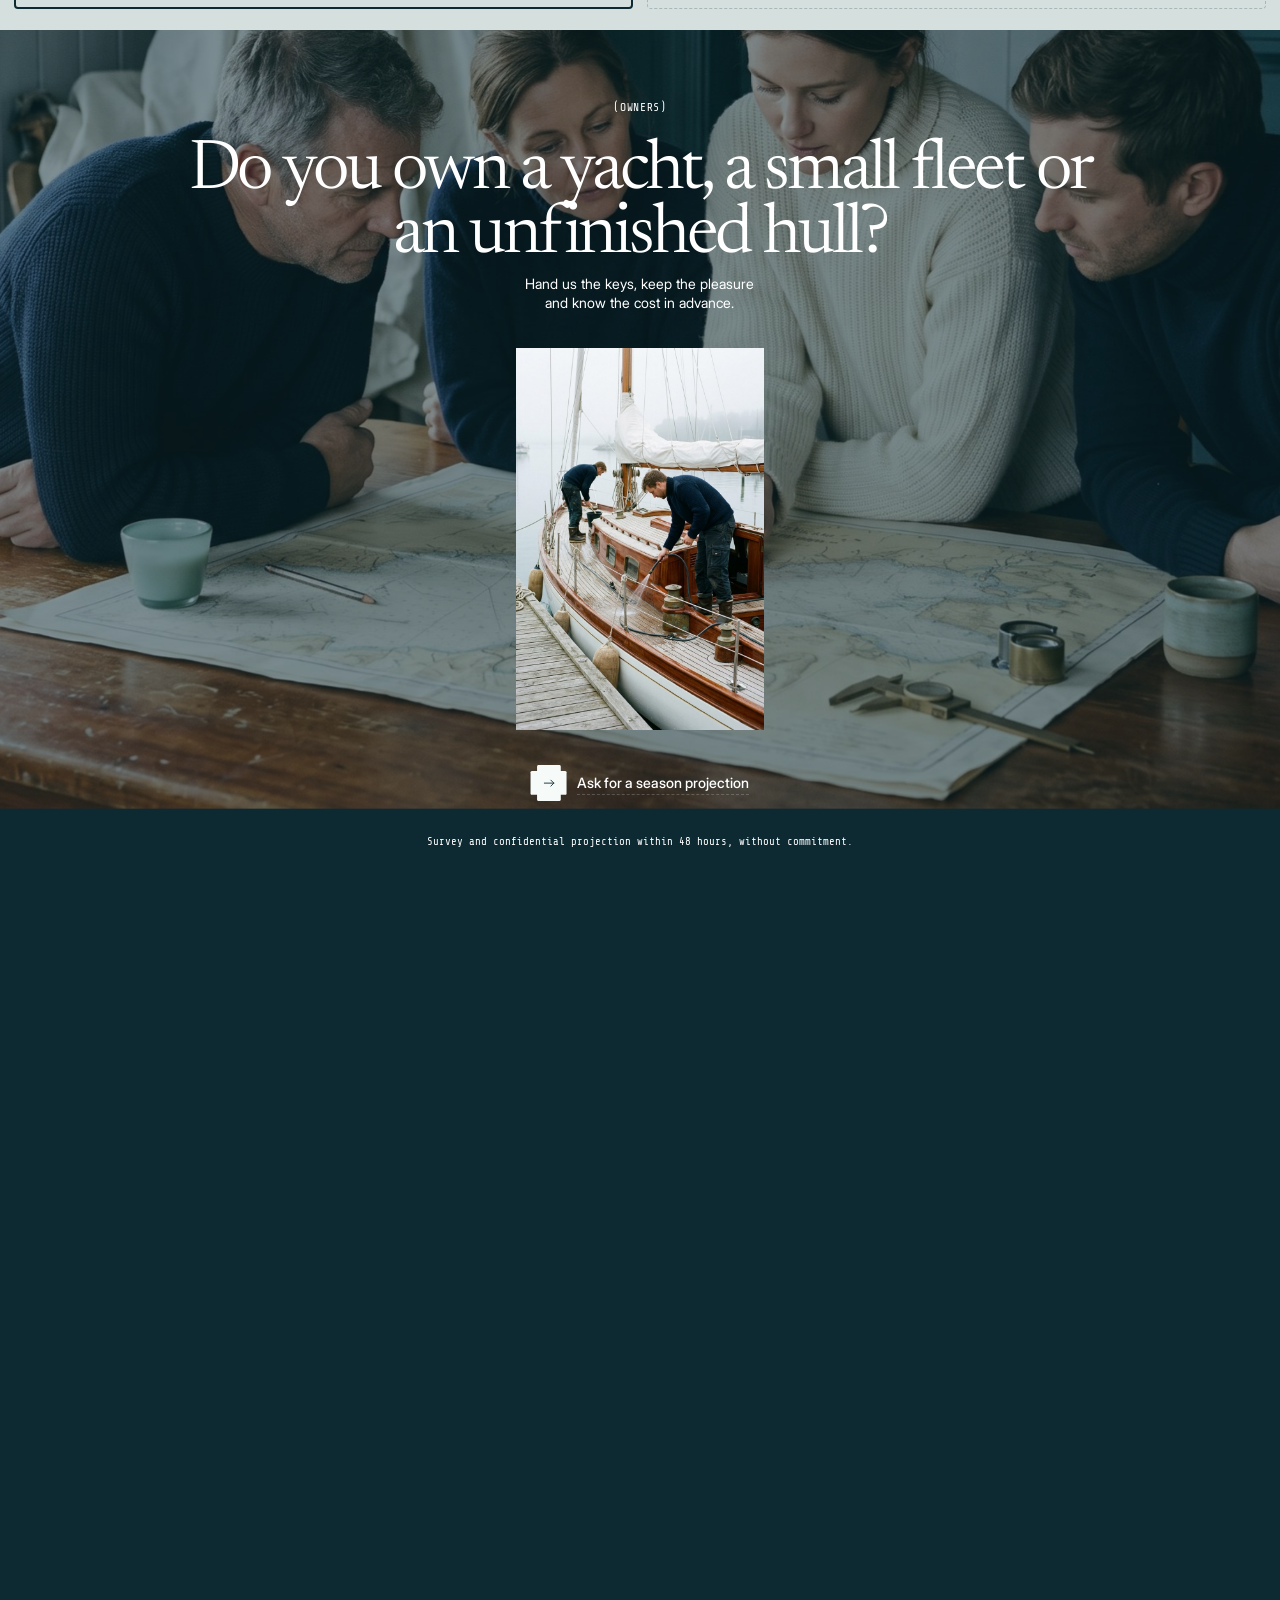
<file: palma.html>
<!doctype html>
<html lang="en" class="pre">
<head>
<meta charset="utf-8">
<meta name="viewport" content="width=device-width,initial-scale=1">
<title>Halyard Palma — Classic yachts in the Balearics</title>
<meta name="description" content="Keeping and chartering of classic yachts in Palma.">
<meta name="theme-color" content="#0d2a33">
<link rel="icon" href="assets/favicon.svg" type="image/svg+xml">
<link rel="stylesheet" href="css/style.css">
<noscript><style>html.pre .app{opacity:1}.gate{display:none}</style></noscript>
</head>
<body>
<div class="app">
<header class="c-header is-light" data-head="light">
<nav class="c-nav" aria-label="Main"><div class="container"><div class="nav-inner">
<a class="brand" href="palma.html" aria-label="Halyard, home"><svg viewBox="0 0 1354 198" fill="currentColor" role="img" aria-label="Halyard"><g transform="translate(0 0)"><path fill-rule="evenodd" d="M0 0h42v77h74V0h42v198h-42v-84H42v84H0z"/></g><g transform="translate(194 0)"><path fill-rule="evenodd" d="M0 198 68 0h54l68 198h-44l-13-42H57l-13 42zM68 120h54L95 36z"/></g><g transform="translate(400 0)"><path fill-rule="evenodd" d="M0 0h42v160h94v38H0z"/></g><g transform="translate(528 0)"><path fill-rule="evenodd" d="M0 0h46l42 78 42-78h46l-67 118v80H67v-80z"/></g><g transform="translate(700 0)"><path fill-rule="evenodd" d="M0 198 13 160H88v38zM18 146 88 0v146zM102 0l72 146h-72zM102 160h79l11 38h-90z"/></g><g transform="translate(922 0)"><path fill-rule="evenodd" d="M0 0h96c42 0 70 24 70 62 0 28-15 48-40 56l46 80h-47l-41-75H42v75H0zM42 38v48h52c18 0 30-9 30-24s-12-24-30-24z"/></g><g transform="translate(1120 0)"><path fill-rule="evenodd" d="M0 0h78c56 0 92 38 92 99s-36 99-92 99H0zM42 38v122h34c33 0 52-23 52-61s-19-61-52-61z"/></g><g transform="translate(1318 0)"><path fill-rule="evenodd" d="M0 162h36v36H0z"/></g></svg></a>
<div class="nav-center"><ul class="nav-list">
<li><a class="nav-link" href="#" role="button" data-submenu="owners"><span>Owners &amp; Families</span><span>+</span></a></li>
<li><a class="nav-link" href="#" role="button" data-submenu="guests"><span>Find a yacht</span><span>+</span></a></li>
<li><a class="nav-link" href="the-agency.html"><span>The agency</span></a></li></ul></div>
<div class="nav-right"><div class="harbours " aria-label="Harbour"><a href="index.html" title="Halyard Marstrand">mar</a><a href="palma.html" title="Halyard Palma" class="on" aria-current="true">pmi</a></div><ul class="nav-list"><li><a class="nav-link" href="contact.html"><span>Request a survey</span></a></li></ul></div>
<a class="btn nav-toggle" href="#" role="button" aria-label="Open menu"><span class="btn-icon"><span class="icon"><svg viewBox="0 0 16 16" fill="none" aria-hidden="true"><path d="M8 2.5v11M2.5 8h11" stroke="currentColor" stroke-linecap="round"/></svg></span><span class="cross"><i></i><i></i></span></span></a>
</div></div></nav>
<div class="c-sub" aria-hidden="true"><div class="sub-wrap"><a class="sub-close btn" href="#" role="button" aria-label="Close menu"><span class="btn-icon"><span class="icon"><svg viewBox="0 0 16 16" fill="none" aria-hidden="true"><path d="m4 4 8 8M12 4l-8 8" stroke="currentColor" stroke-linecap="round"/></svg></span><span class="cross"><i></i><i></i></span></span></a>
<div class="sub-inner"><div class="sub-items"><div class="sub-item" data-submenu="owners"><div class="caps mb">(owners &amp; families)</div><ul class="sub-list "><li><a class="sub-link" href="our-model.html">Our model</a></li><li><a class="sub-link" href="season-care.html">Season care</a></li><li><a class="sub-link" href="refit.html">Refit</a></li></ul><div class="sub-visuals"><div class="sub-visual"><div class="visual"><img class="cover" src="assets/img/portpalma-4.jpg" alt="" loading="lazy"></div><div class="visual"><img class="cover" src="assets/img/portpalma-1.jpg" alt="" loading="lazy"></div><div class="visual"><img class="cover" src="assets/img/portpalma-5.jpg" alt="" loading="lazy"></div></div></div></div><div class="sub-item" data-submenu="guests"><div class="caps mb">(find a yacht)</div><ul class="sub-list "><li><a class="sub-link" href="season-charter.html">Season charter</a></li><li><a class="sub-link" href="book-a-sail.html">Book a sail</a></li></ul></div><div class="sub-item" data-submenu="third"><div class="caps mb">(halyard palma)</div><ul class="sub-list "><li><a class="sub-link" href="the-agency.html">The agency</a></li><li><a class="sub-link" href="contact.html">Contact</a></li></ul></div><div class="sub-item" data-submenu="social"><div class="caps mb">(social networks)</div><ul class="sub-list sm"><li><a class="sub-link" href="#">LinkedIn</a></li><li><a class="sub-link" href="#">Instagram</a></li><li><a class="sub-link" href="#">YouTube</a></li></ul></div><div class="harbours in-sub" aria-label="Harbour"><a href="index.html" title="Halyard Marstrand">mar</a><a href="palma.html" title="Halyard Palma" class="on" aria-current="true">pmi</a></div></div></div></div><div class="sub-overlay"></div></div>
</header>
<main class="">
<section class="hero" data-head="light"><div class="container"><div class="hero-inner"><div class="js-title"><h1 class="t-xl"><span>Classic yachts,</span> <span class="last">for you</span> <span class="last big">in Palma</span></h1></div><div class="line w"></div><div class="hero-simple"><div class="hero-stats"><div class="hero-stat"><b>9 years</b><span>in the Balearics</span></div><div class="hero-stat"><b>+6</b><span>sailing weeks a year versus the north</span></div><div class="hero-stat"><b>18</b><span>yachts</span></div></div><p class="text-lg">Keeping and chartering of classic yachts, for the season and beyond.</p><div class="hero-btns"><a href="our-model.html" class="btn light"><span class="btn-inner"><span class="btn-icon"><span class="icon"><svg viewBox="0 0 16 16" fill="none" aria-hidden="true"><path d="M10 11.33 13.33 8 10 4.67M2.67 8h10.66" stroke="currentColor" stroke-linecap="round" stroke-linejoin="round"/></svg></span><span class="cross"><i></i><i></i></span></span><span class="btn-title">Owners &amp; Families</span></span></a><a href="season-charter.html" class="btn light"><span class="btn-inner"><span class="btn-icon"><span class="icon"><svg viewBox="0 0 16 16" fill="none" aria-hidden="true"><path d="M10 11.33 13.33 8 10 4.67M2.67 8h10.66" stroke="currentColor" stroke-linecap="round" stroke-linejoin="round"/></svg></span><span class="cross"><i></i><i></i></span></span><span class="btn-title">Seasons &amp; long charters</span></span></a></div></div><div class="hero-scroll"><span>Scroll</span><span class="icon"><svg viewBox="0 0 16 16" fill="none" aria-hidden="true"><path d="M4.67 10 8 13.33 11.33 10M8 2.67v10.66" stroke="currentColor" stroke-linecap="round" stroke-linejoin="round"/></svg></span></div></div></div><div class="hero-bg dim"><div class="prllx" data-from="0" data-to="50" data-start="top"><div class="visual"><img class="cover" src="assets/img/palma-1.jpg" alt=""></div></div></div></section><section class="presentation u" data-head="dark"><div class="container"><div class="headline"><div class="sub">(a steady hand)</div><h2 class="t-sm">A keeper for families, estates and private owners around the bay.</h2></div><div class="grid presentation-content"><div class="presentation-text"><p>We keep and sail small collections of classic yachts on behalf of families, estates and private owners who want their boats used, loved and accounted for.</p></div><div class="presentation-team"><div class="presentation-visual"><div class="prllx" ><div class="visual"><img class="cover" src="assets/img/portpalma-1.jpg" alt="Varnished transom above clear water" loading="lazy"></div></div></div></div></div></div></section><section class="figures u" data-head="dark"><div class="container"><div class="caps mb">(in a few figures)</div><div class="figures-list"><div class="fig"><div class="fig-value"><span>18</span><small></small></div><div class="fig-text"><div class="serif t-xs">yachts in our care</div></div></div><div class="fig"><div class="fig-value"><span>7</span><small>mo</small></div><div class="fig-text"><div class="serif t-xs">average length of a season charter</div></div></div><div class="fig"><div class="fig-value"><span>100</span><small>%</small></div><div class="fig-text"><div class="serif t-xs">of mandates renewed, year after year</div></div></div></div></div></section><section class="steps u mist" data-head="dark"><div class="container"><div class="headline left"><div class="caps mb">(keeping &amp; charter)</div><h2 class="t-md">The calm of a settled plan, with none of the guesswork.</h2><p class="headline-intro">A quieter alternative to the crowded charter dock and the lonely mooring.</p></div><div class="steps-list"><div class="step"><div class="step-n">01</div><div class="step-c"><h3 class="t-xs">Costs agreed, month by month</h3><p>Your budget is settled once a year and held. One statement a month, with photographs and hours, and no surprises in spring.</p></div></div><div class="step"><div class="step-n">02</div><div class="step-c"><h3 class="t-xs">No idle months</h3><p>Steady ties with sailing schools, families and returning guests keep the yacht moving through the whole season.</p></div></div><div class="step"><div class="step-n">03</div><div class="step-c"><h3 class="t-xs">A clear share, without hidden fees</h3><p>Our model covers the running of the yacht from end to end, so income is not worn away by small commissions.</p></div></div><div class="step"><div class="step-n">04</div><div class="step-c"><h3 class="t-xs">A hull kept sound</h3><p>Our own crew carries out checks, full inventories and preventive work, in the water and on the hard.</p></div></div></div><div class="actions"><a href="contact.html" class="btn "><span class="btn-inner"><span class="btn-icon"><span class="icon"><svg viewBox="0 0 16 16" fill="none" aria-hidden="true"><path d="M10 11.33 13.33 8 10 4.67M2.67 8h10.66" stroke="currentColor" stroke-linecap="round" stroke-linejoin="round"/></svg></span><span class="cross"><i></i><i></i></span></span><span class="btn-title">Talk to Halyard</span></span></a></div></div></section><section class="stacking u" data-head="dark"><div class="container"><div class="stacking-header"><div class="line"></div><div class="headline"><div class="caps mb">(our guests)</div><h2 class="t-md">A circle of guests chosen with great care.</h2><p class="headline-intro">A yacht is only as safe as the hands that borrow it. Ours are opened to sailors and families we have met, and would lend our own boats to.</p></div></div></div><div><div class="stk " data-head="dark"><h3 class="t-xl">Returning families</h3><div class="stk-visual"><img class="cover" src="assets/img/portpalma-2.jpg" alt="" loading="lazy"></div><div class="stk-content"><p>Families who come back each summer, for a month at a time, and know where the corkscrew lives.</p></div><div class="stk-fade"></div></div><div class="stk black" data-head="light"><h3 class="t-xl">Schools <br>&amp; masters</h3><div class="stk-visual"><img class="cover" src="assets/img/portpalma-4.jpg" alt="" loading="lazy"></div><div class="stk-content"><p>Sail training, yachtmaster passages and small workshops led by skippers we know by name.</p></div><div class="stk-fade"></div></div><div class="stk tide" data-head="dark"><h3 class="t-xl">Long passages</h3><div class="stk-visual"><img class="cover" src="assets/img/portpalma-3.jpg" alt="" loading="lazy"></div><div class="stk-content"><p>Crews on sabbatical and owners between boats, sailing under season charters of three months and more.</p></div><div class="stk-fade"></div></div></div></section><section class="compare u" data-head="dark"><div class="container"><div class="headline"><div class="caps mb">(two harbours)</div><h2 class="t-md">One house, anchored on two coasts.</h2></div><div class="compare-wrap"><div class="compare-card sel"><div class="compare-inner"><div class="cube"></div><div class="compare-c"><h3 class="t-sm">Palma &amp; the Balearics</h3><div class="checks"><div class="check"><svg viewBox="0 0 16 16" fill="none" aria-hidden="true"><path d="m3 8.6 3 3L12.6 4.4" stroke="currentColor" stroke-width="1.1" stroke-linecap="round" stroke-linejoin="round"/></svg><div>Season care and charter under local flag rules and permits.</div></div><div class="check"><svg viewBox="0 0 16 16" fill="none" aria-hidden="true"><path d="m3 8.6 3 3L12.6 4.4" stroke="currentColor" stroke-width="1.1" stroke-linecap="round" stroke-linejoin="round"/></svg><div>Long charters with berths close to the old town and the yards.</div></div><div class="check"><svg viewBox="0 0 16 16" fill="none" aria-hidden="true"><path d="m3 8.6 3 3L12.6 4.4" stroke="currentColor" stroke-width="1.1" stroke-linecap="round" stroke-linejoin="round"/></svg><div>Office: Moll Vell 3, Palma.</div></div></div></div></div></div><div class="compare-card"><div class="compare-inner"><div class="cube"></div><div class="compare-c"><h3 class="t-sm">Marstrand &amp; the west coast</h3><div class="checks"><div class="check"><svg viewBox="0 0 16 16" fill="none" aria-hidden="true"><path d="m3 8.6 3 3L12.6 4.4" stroke="currentColor" stroke-width="1.1" stroke-linecap="round" stroke-linejoin="round"/></svg><div>Winter sheds, sail loft and shipwrights under one roof.</div></div><div class="check"><svg viewBox="0 0 16 16" fill="none" aria-hidden="true"><path d="m3 8.6 3 3L12.6 4.4" stroke="currentColor" stroke-width="1.1" stroke-linecap="round" stroke-linejoin="round"/></svg><div>Charters by the week among the islands, May to September.</div></div><div class="check"><svg viewBox="0 0 16 16" fill="none" aria-hidden="true"><path d="m3 8.6 3 3L12.6 4.4" stroke="currentColor" stroke-width="1.1" stroke-linecap="round" stroke-linejoin="round"/></svg><div>Office: Norra Kajen 14, Marstrand.</div></div></div></div></div></div></div></div></section><section class="about" data-head="light"><div class="container"><div class="headline"><div class="caps mb">(owners)</div><h2 class="t-md">Do you own a yacht, a small fleet or an unfinished hull?</h2><p class="headline-intro">Hand us the keys, keep the pleasure <br>and know the cost in advance.</p></div><div class="about-content"><div class="about-visual"><img class="cover" src="assets/img/port-15.jpg" alt="" loading="lazy"></div><a href="our-model.html" class="btn light"><span class="btn-inner"><span class="btn-icon"><span class="icon"><svg viewBox="0 0 16 16" fill="none" aria-hidden="true"><path d="M10 11.33 13.33 8 10 4.67M2.67 8h10.66" stroke="currentColor" stroke-linecap="round" stroke-linejoin="round"/></svg></span><span class="cross"><i></i><i></i></span></span><span class="btn-title">Ask for a season projection</span></span></a><div class="legend">Survey and confidential projection within 48 hours, without commitment.</div></div></div><div class="about-bg"><div class="prllx" ><div class="visual"><img class="cover" src="assets/img/hero-6.jpg" alt="" loading="lazy"></div></div></div></section>
</main>
<footer class="c-footer"><div class="foot-wrap"><div class="container">
<div class="foot-nav"><div class="grid"><div class="foot-col"><div class="line w"></div><div class="caps ">(owners &amp; families)</div><ul class="foot-list"><li><a class="foot-link" href="our-model.html">Our model</a></li><li><a class="foot-link" href="season-care.html">Season care</a></li><li><a class="foot-link" href="refit.html">Refit</a></li></ul></div><div class="foot-col"><div class="line w"></div><div class="caps ">(find a yacht)</div><ul class="foot-list"><li><a class="foot-link" href="season-charter.html">Season charter</a></li><li><a class="foot-link" href="book-a-sail.html">Book a sail</a></li></ul></div><div class="foot-col"><div class="line w"></div><div class="caps ">(halyard palma)</div><ul class="foot-list"><li><a class="foot-link" href="the-agency.html">The agency</a></li><li><a class="foot-link" href="contact.html">Contact</a></li></ul></div><div class="foot-col"><div class="line w"></div><div class="caps ">(social networks)</div><ul class="foot-list"><li><a class="foot-link" href="#">LinkedIn</a></li><li><a class="foot-link" href="#">Instagram</a></li><li><a class="foot-link" href="#">YouTube</a></li></ul></div></div></div>
<div class="foot-cube"><div class="cube lg"></div></div>
<div class="foot-harb"><div class="harbours " aria-label="Harbour"><a href="index.html" title="Halyard Marstrand">mar</a><a href="palma.html" title="Halyard Palma" class="on" aria-current="true">pmi</a></div></div>
<div class="foot-btm"><div>©2026 Halyard</div><div class="line w"></div><ul><li><a href="legal.html">Legal information</a></li><li><a href="privacy.html">Confidentiality</a></li></ul><span class="credit">Made on the quay</span></div>
<div class="foot-brand"><svg viewBox="0 0 1354 198" fill="currentColor" role="img" aria-label="Halyard"><g transform="translate(0 0)"><path fill-rule="evenodd" d="M0 0h42v77h74V0h42v198h-42v-84H42v84H0z"/></g><g transform="translate(194 0)"><path fill-rule="evenodd" d="M0 198 68 0h54l68 198h-44l-13-42H57l-13 42zM68 120h54L95 36z"/></g><g transform="translate(400 0)"><path fill-rule="evenodd" d="M0 0h42v160h94v38H0z"/></g><g transform="translate(528 0)"><path fill-rule="evenodd" d="M0 0h46l42 78 42-78h46l-67 118v80H67v-80z"/></g><g transform="translate(700 0)"><path fill-rule="evenodd" d="M0 198 13 160H88v38zM18 146 88 0v146zM102 0l72 146h-72zM102 160h79l11 38h-90z"/></g><g transform="translate(922 0)"><path fill-rule="evenodd" d="M0 0h96c42 0 70 24 70 62 0 28-15 48-40 56l46 80h-47l-41-75H42v75H0zM42 38v48h52c18 0 30-9 30-24s-12-24-30-24z"/></g><g transform="translate(1120 0)"><path fill-rule="evenodd" d="M0 0h78c56 0 92 38 92 99s-36 99-92 99H0zM42 38v122h34c33 0 52-23 52-61s-19-61-52-61z"/></g><g transform="translate(1318 0)"><path fill-rule="evenodd" d="M0 162h36v36H0z"/></g></svg></div>
</div></div></footer>
</div>
<script src="js/main.js"></script>
</body>
</html>
</file>
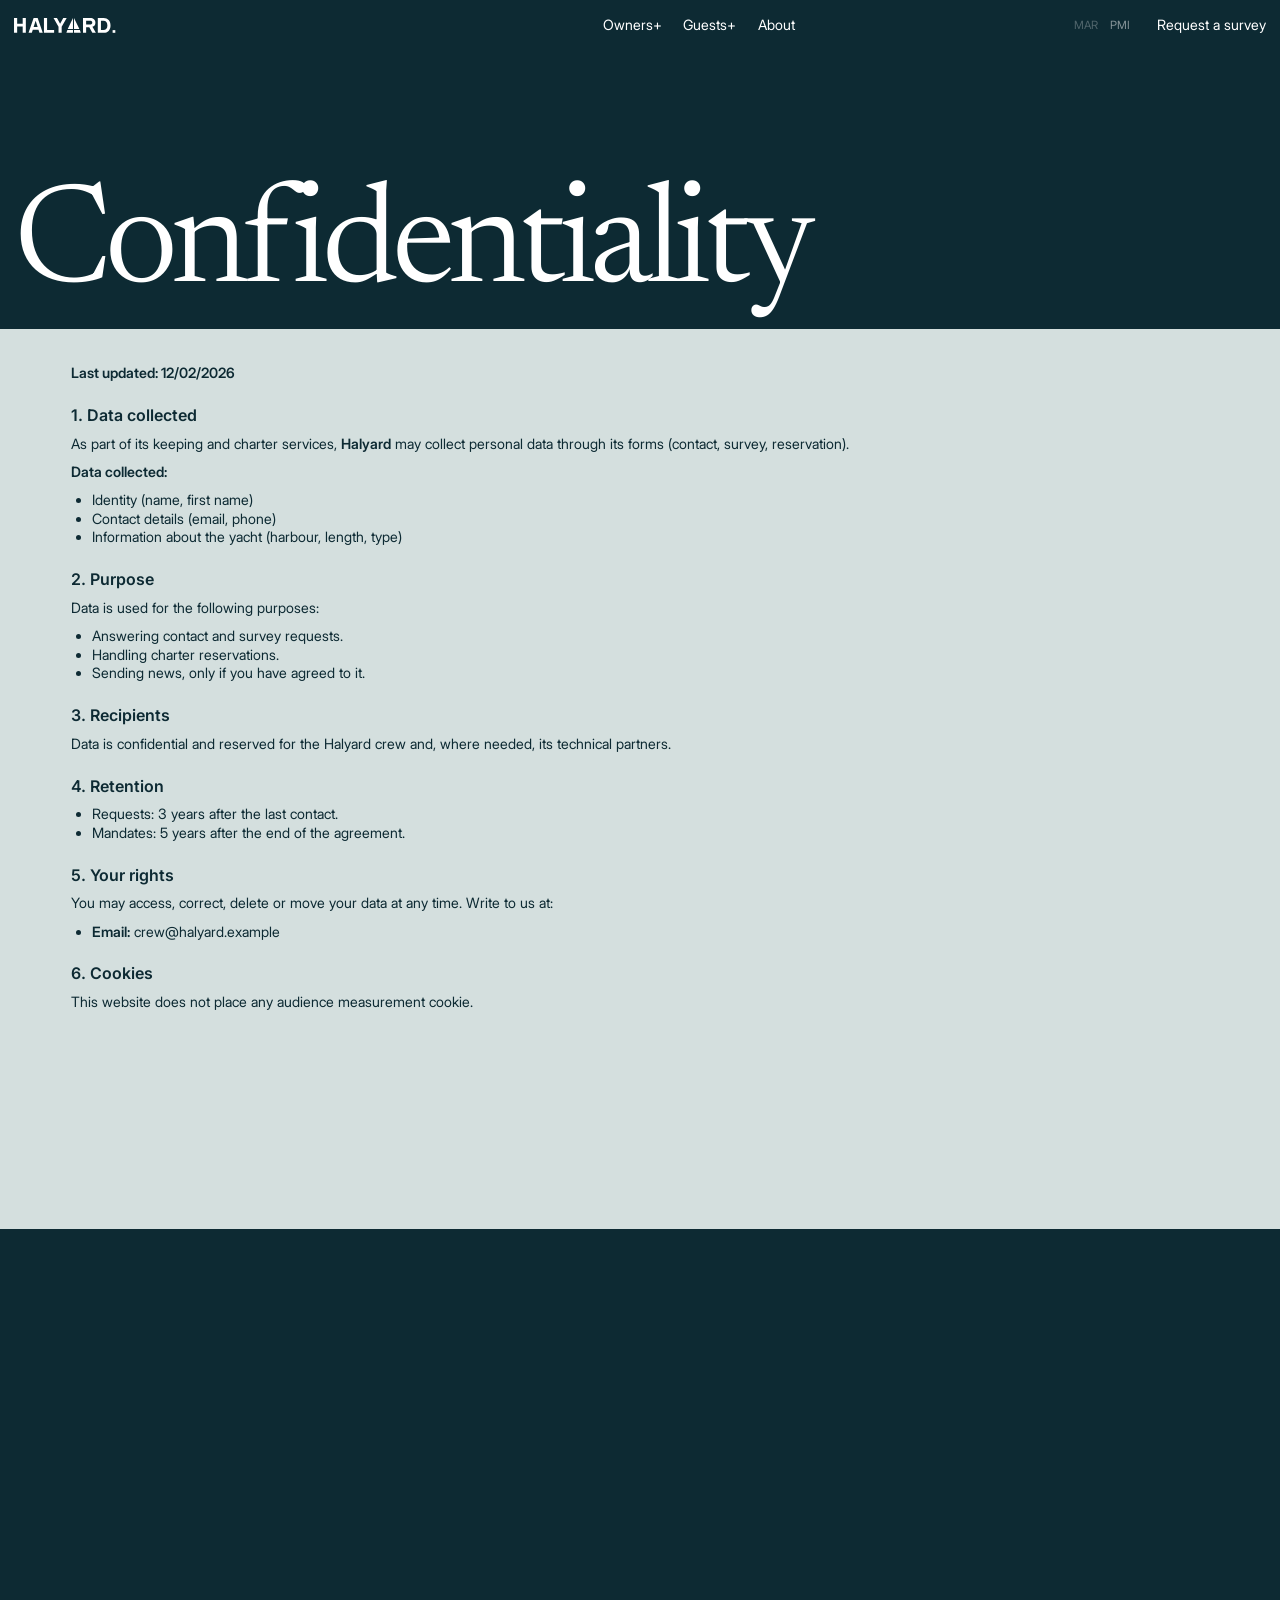
<file: privacy.html>
<!doctype html>
<html lang="en" class="pre">
<head>
<meta charset="utf-8">
<meta name="viewport" content="width=device-width,initial-scale=1">
<title>Confidentiality — Halyard</title>
<meta name="description" content="Confidentiality">
<meta name="theme-color" content="#0d2a33">
<link rel="icon" href="assets/favicon.svg" type="image/svg+xml">
<link rel="stylesheet" href="css/style.css">
<noscript><style>html.pre .app{opacity:1}.gate{display:none}</style></noscript>
</head>
<body>
<div class="app">
<header class="c-header is-light" data-head="light">
<nav class="c-nav" aria-label="Main"><div class="container"><div class="nav-inner">
<a class="brand" href="index.html" aria-label="Halyard, home"><svg viewBox="0 0 1354 198" fill="currentColor" role="img" aria-label="Halyard"><g transform="translate(0 0)"><path fill-rule="evenodd" d="M0 0h42v77h74V0h42v198h-42v-84H42v84H0z"/></g><g transform="translate(194 0)"><path fill-rule="evenodd" d="M0 198 68 0h54l68 198h-44l-13-42H57l-13 42zM68 120h54L95 36z"/></g><g transform="translate(400 0)"><path fill-rule="evenodd" d="M0 0h42v160h94v38H0z"/></g><g transform="translate(528 0)"><path fill-rule="evenodd" d="M0 0h46l42 78 42-78h46l-67 118v80H67v-80z"/></g><g transform="translate(700 0)"><path fill-rule="evenodd" d="M0 198 13 160H88v38zM18 146 88 0v146zM102 0l72 146h-72zM102 160h79l11 38h-90z"/></g><g transform="translate(922 0)"><path fill-rule="evenodd" d="M0 0h96c42 0 70 24 70 62 0 28-15 48-40 56l46 80h-47l-41-75H42v75H0zM42 38v48h52c18 0 30-9 30-24s-12-24-30-24z"/></g><g transform="translate(1120 0)"><path fill-rule="evenodd" d="M0 0h78c56 0 92 38 92 99s-36 99-92 99H0zM42 38v122h34c33 0 52-23 52-61s-19-61-52-61z"/></g><g transform="translate(1318 0)"><path fill-rule="evenodd" d="M0 162h36v36H0z"/></g></svg></a>
<div class="nav-center"><ul class="nav-list">
<li><a class="nav-link" href="#" role="button" data-submenu="owners"><span>Owners</span><span>+</span></a></li>
<li><a class="nav-link" href="#" role="button" data-submenu="guests"><span>Guests</span><span>+</span></a></li>
<li><a class="nav-link" href="about.html"><span>About</span></a></li></ul></div>
<div class="nav-right"><div class="harbours " aria-label="Harbour"><a href="index.html" title="Halyard Marstrand" class="on" aria-current="true">mar</a><a href="palma.html" title="Halyard Palma">pmi</a></div><ul class="nav-list"><li><a class="nav-link" href="contact.html"><span>Request a survey</span></a></li></ul></div>
<a class="btn nav-toggle" href="#" role="button" aria-label="Open menu"><span class="btn-icon"><span class="icon"><svg viewBox="0 0 16 16" fill="none" aria-hidden="true"><path d="M8 2.5v11M2.5 8h11" stroke="currentColor" stroke-linecap="round"/></svg></span><span class="cross"><i></i><i></i></span></span></a>
</div></div></nav>
<div class="c-sub" aria-hidden="true"><div class="sub-wrap"><a class="sub-close btn" href="#" role="button" aria-label="Close menu"><span class="btn-icon"><span class="icon"><svg viewBox="0 0 16 16" fill="none" aria-hidden="true"><path d="m4 4 8 8M12 4l-8 8" stroke="currentColor" stroke-linecap="round"/></svg></span><span class="cross"><i></i><i></i></span></span></a>
<div class="sub-inner"><div class="sub-items"><div class="sub-item" data-submenu="owners"><div class="caps mb">(owners)</div><ul class="sub-list "><li><a class="sub-link" href="season-care.html">Season care</a></li><li><a class="sub-link" href="charter-management.html">Charter management</a></li><li><a class="sub-link" href="refit.html">Refit</a></li></ul><div class="sub-visuals"><div class="sub-visual"><div class="visual"><img class="cover" src="assets/img/port-2.jpg" alt="" loading="lazy"></div><div class="visual"><img class="cover" src="assets/img/port-3.jpg" alt="" loading="lazy"></div><div class="visual"><img class="cover" src="assets/img/port-4.jpg" alt="" loading="lazy"></div></div></div></div><div class="sub-item" data-submenu="guests"><div class="caps mb">(guests)</div><ul class="sub-list "><li><a class="sub-link" href="season-charter.html">Find a yacht</a></li><li><a class="sub-link" href="book-a-sail.html">Book a sail</a></li></ul></div><div class="sub-item" data-submenu="third"><div class="caps mb">(halyard)</div><ul class="sub-list "><li><a class="sub-link" href="about.html">About</a></li><li><a class="sub-link" href="contact.html">Contact</a></li></ul></div><div class="sub-item" data-submenu="social"><div class="caps mb">(social networks)</div><ul class="sub-list sm"><li><a class="sub-link" href="#">LinkedIn</a></li><li><a class="sub-link" href="#">Instagram</a></li><li><a class="sub-link" href="#">YouTube</a></li></ul></div><div class="harbours in-sub" aria-label="Harbour"><a href="index.html" title="Halyard Marstrand" class="on" aria-current="true">mar</a><a href="palma.html" title="Halyard Palma">pmi</a></div></div></div></div><div class="sub-overlay"></div></div>
</header>
<main class="">
<section class="hero simple" data-head="light"><div class="container"><h1 class="t-xl">Confidentiality</h1></div></section><section class="page-content u" data-head="dark"><div class="container"><div class="page-text"><p><strong>Last updated: 12/02/2026</strong></p><h2>1. Data collected</h2><p>As part of its keeping and charter services, <strong>Halyard</strong> may collect personal data through its forms (contact, survey, reservation).</p><p><strong>Data collected:</strong></p><ul><li>Identity (name, first name)</li><li>Contact details (email, phone)</li><li>Information about the yacht (harbour, length, type)</li></ul><h2>2. Purpose</h2><p>Data is used for the following purposes:</p><ul><li>Answering contact and survey requests.</li><li>Handling charter reservations.</li><li>Sending news, only if you have agreed to it.</li></ul><h2>3. Recipients</h2><p>Data is confidential and reserved for the Halyard crew and, where needed, its technical partners.</p><h2>4. Retention</h2><ul><li>Requests: 3 years after the last contact.</li><li>Mandates: 5 years after the end of the agreement.</li></ul><h2>5. Your rights</h2><p>You may access, correct, delete or move your data at any time. Write to us at:</p><ul><li><strong>Email:</strong> crew@halyard.example</li></ul><h2>6. Cookies</h2><p>This website does not place any audience measurement cookie.</p></div></div></section>
</main>
<footer class="c-footer"><div class="foot-wrap"><div class="container">
<div class="foot-nav"><div class="grid"><div class="foot-col"><div class="line w"></div><div class="caps ">(owners)</div><ul class="foot-list"><li><a class="foot-link" href="season-care.html">Season care</a></li><li><a class="foot-link" href="charter-management.html">Charter management</a></li><li><a class="foot-link" href="refit.html">Refit</a></li></ul></div><div class="foot-col"><div class="line w"></div><div class="caps ">(guests)</div><ul class="foot-list"><li><a class="foot-link" href="season-charter.html">Find a yacht</a></li><li><a class="foot-link" href="book-a-sail.html">Book a sail</a></li></ul></div><div class="foot-col"><div class="line w"></div><div class="caps ">(halyard)</div><ul class="foot-list"><li><a class="foot-link" href="about.html">About</a></li><li><a class="foot-link" href="contact.html">Contact</a></li></ul></div><div class="foot-col"><div class="line w"></div><div class="caps ">(social networks)</div><ul class="foot-list"><li><a class="foot-link" href="#">LinkedIn</a></li><li><a class="foot-link" href="#">Instagram</a></li><li><a class="foot-link" href="#">YouTube</a></li></ul></div></div></div>
<div class="foot-cube"><div class="cube lg"></div></div>
<div class="foot-harb"><div class="harbours " aria-label="Harbour"><a href="index.html" title="Halyard Marstrand" class="on" aria-current="true">mar</a><a href="palma.html" title="Halyard Palma">pmi</a></div></div>
<div class="foot-btm"><div>©2026 Halyard</div><div class="line w"></div><ul><li><a href="legal.html">Legal information</a></li><li><a href="privacy.html">Confidentiality</a></li></ul><span class="credit">Made on the quay</span></div>
<div class="foot-brand"><svg viewBox="0 0 1354 198" fill="currentColor" role="img" aria-label="Halyard"><g transform="translate(0 0)"><path fill-rule="evenodd" d="M0 0h42v77h74V0h42v198h-42v-84H42v84H0z"/></g><g transform="translate(194 0)"><path fill-rule="evenodd" d="M0 198 68 0h54l68 198h-44l-13-42H57l-13 42zM68 120h54L95 36z"/></g><g transform="translate(400 0)"><path fill-rule="evenodd" d="M0 0h42v160h94v38H0z"/></g><g transform="translate(528 0)"><path fill-rule="evenodd" d="M0 0h46l42 78 42-78h46l-67 118v80H67v-80z"/></g><g transform="translate(700 0)"><path fill-rule="evenodd" d="M0 198 13 160H88v38zM18 146 88 0v146zM102 0l72 146h-72zM102 160h79l11 38h-90z"/></g><g transform="translate(922 0)"><path fill-rule="evenodd" d="M0 0h96c42 0 70 24 70 62 0 28-15 48-40 56l46 80h-47l-41-75H42v75H0zM42 38v48h52c18 0 30-9 30-24s-12-24-30-24z"/></g><g transform="translate(1120 0)"><path fill-rule="evenodd" d="M0 0h78c56 0 92 38 92 99s-36 99-92 99H0zM42 38v122h34c33 0 52-23 52-61s-19-61-52-61z"/></g><g transform="translate(1318 0)"><path fill-rule="evenodd" d="M0 162h36v36H0z"/></g></svg></div>
</div></div></footer>
</div>
<script src="js/main.js"></script>
</body>
</html>
</file>
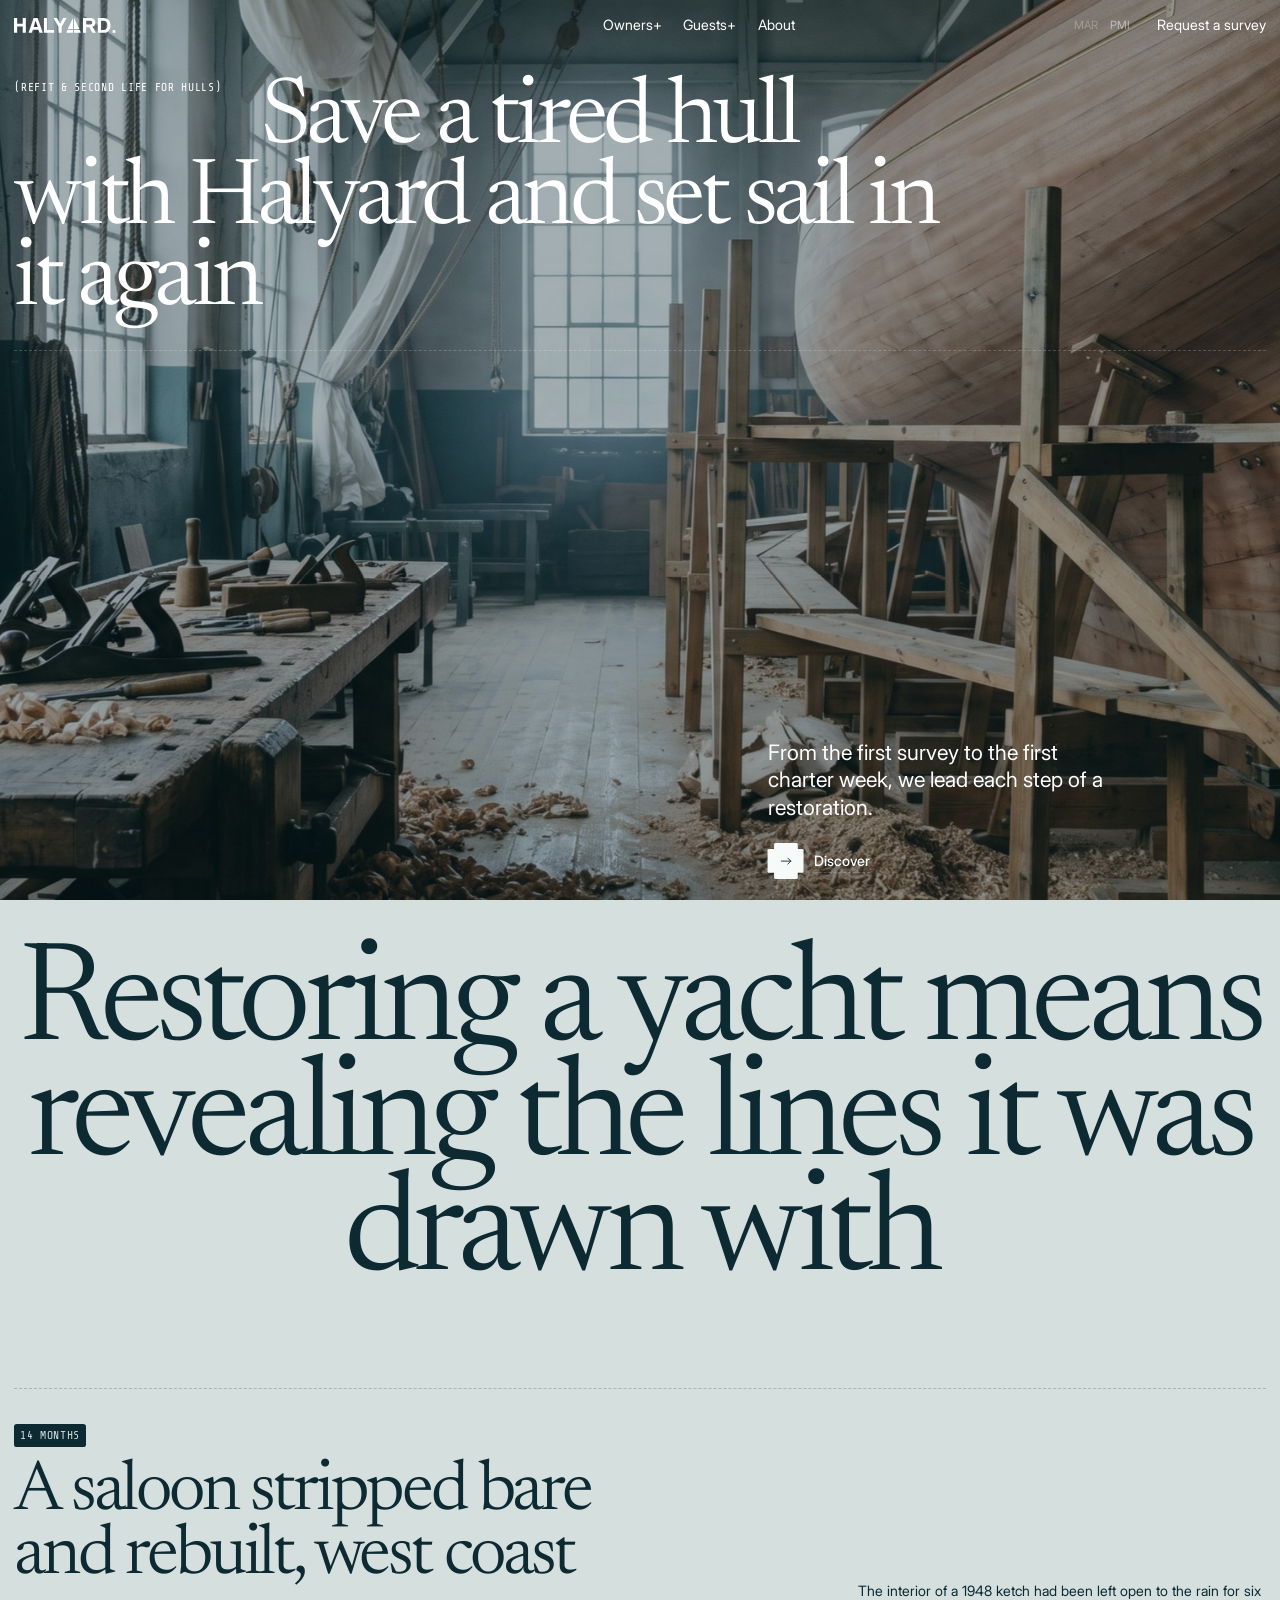
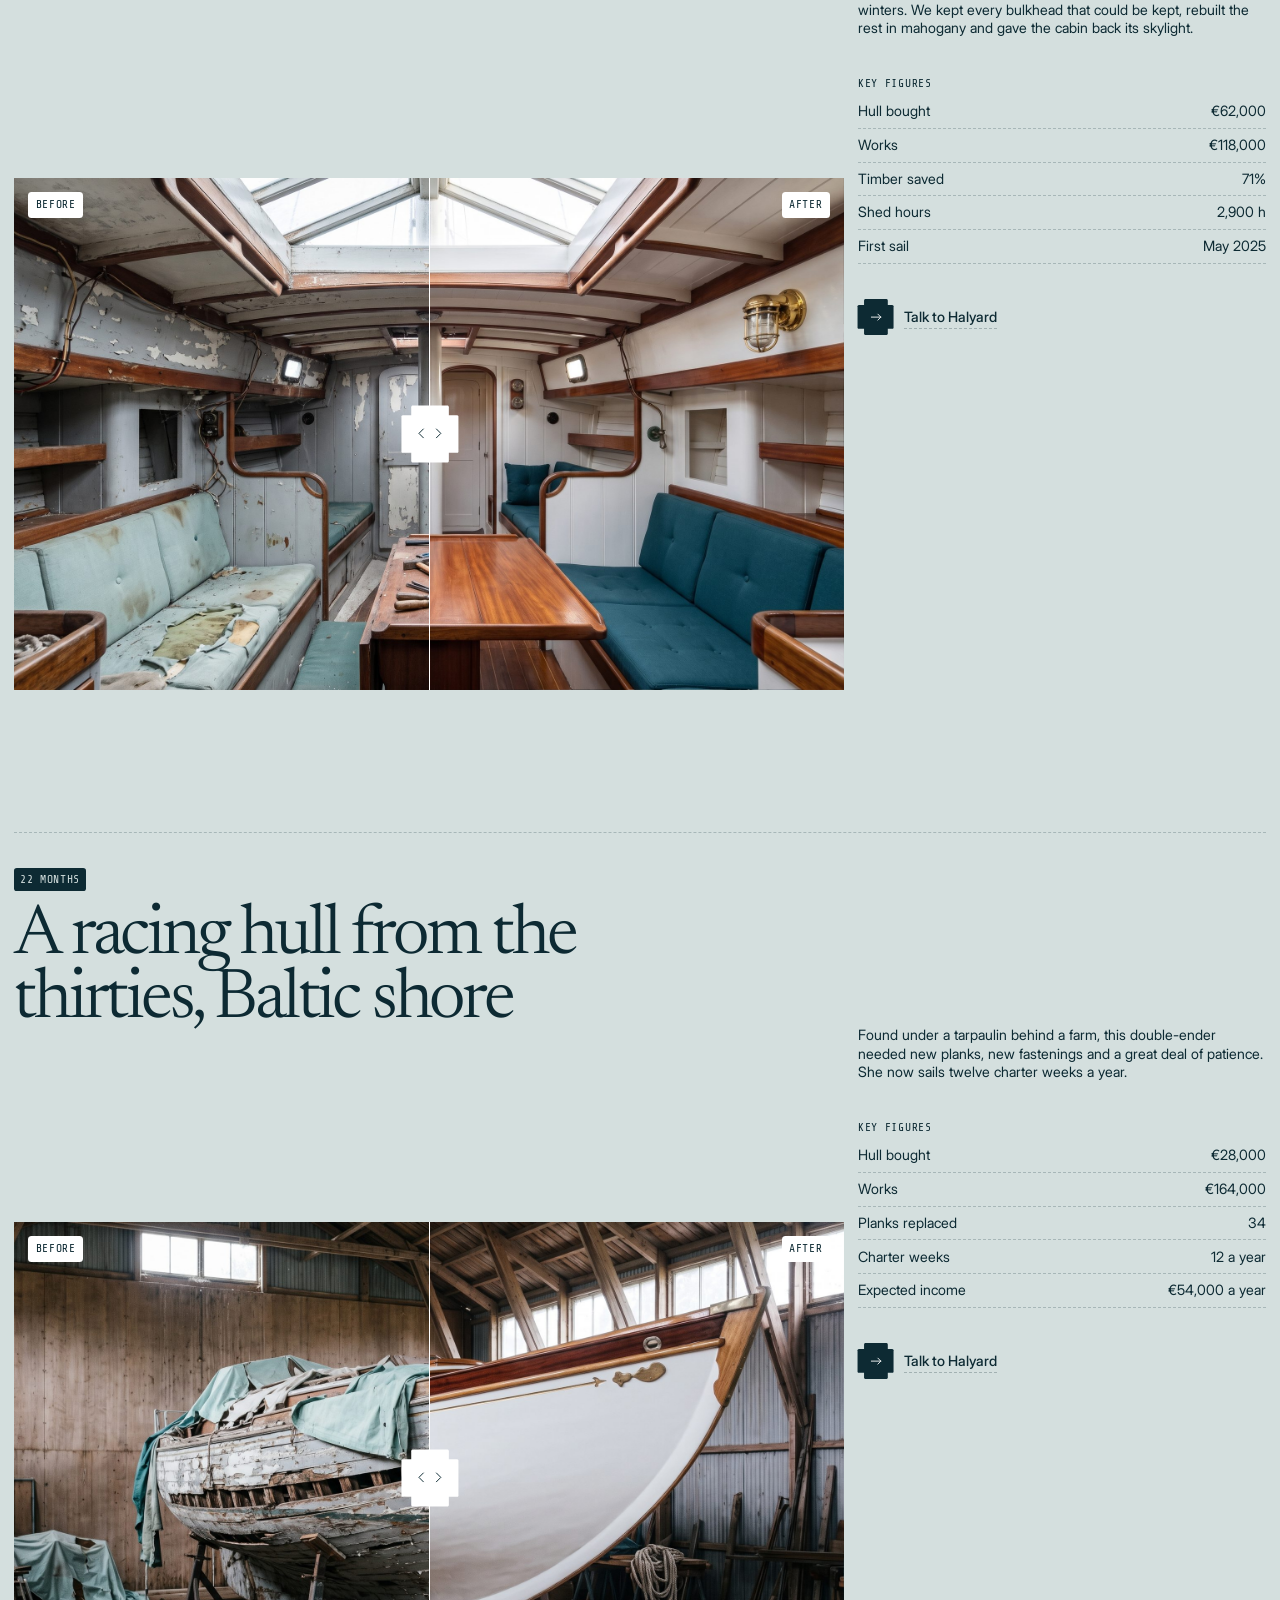
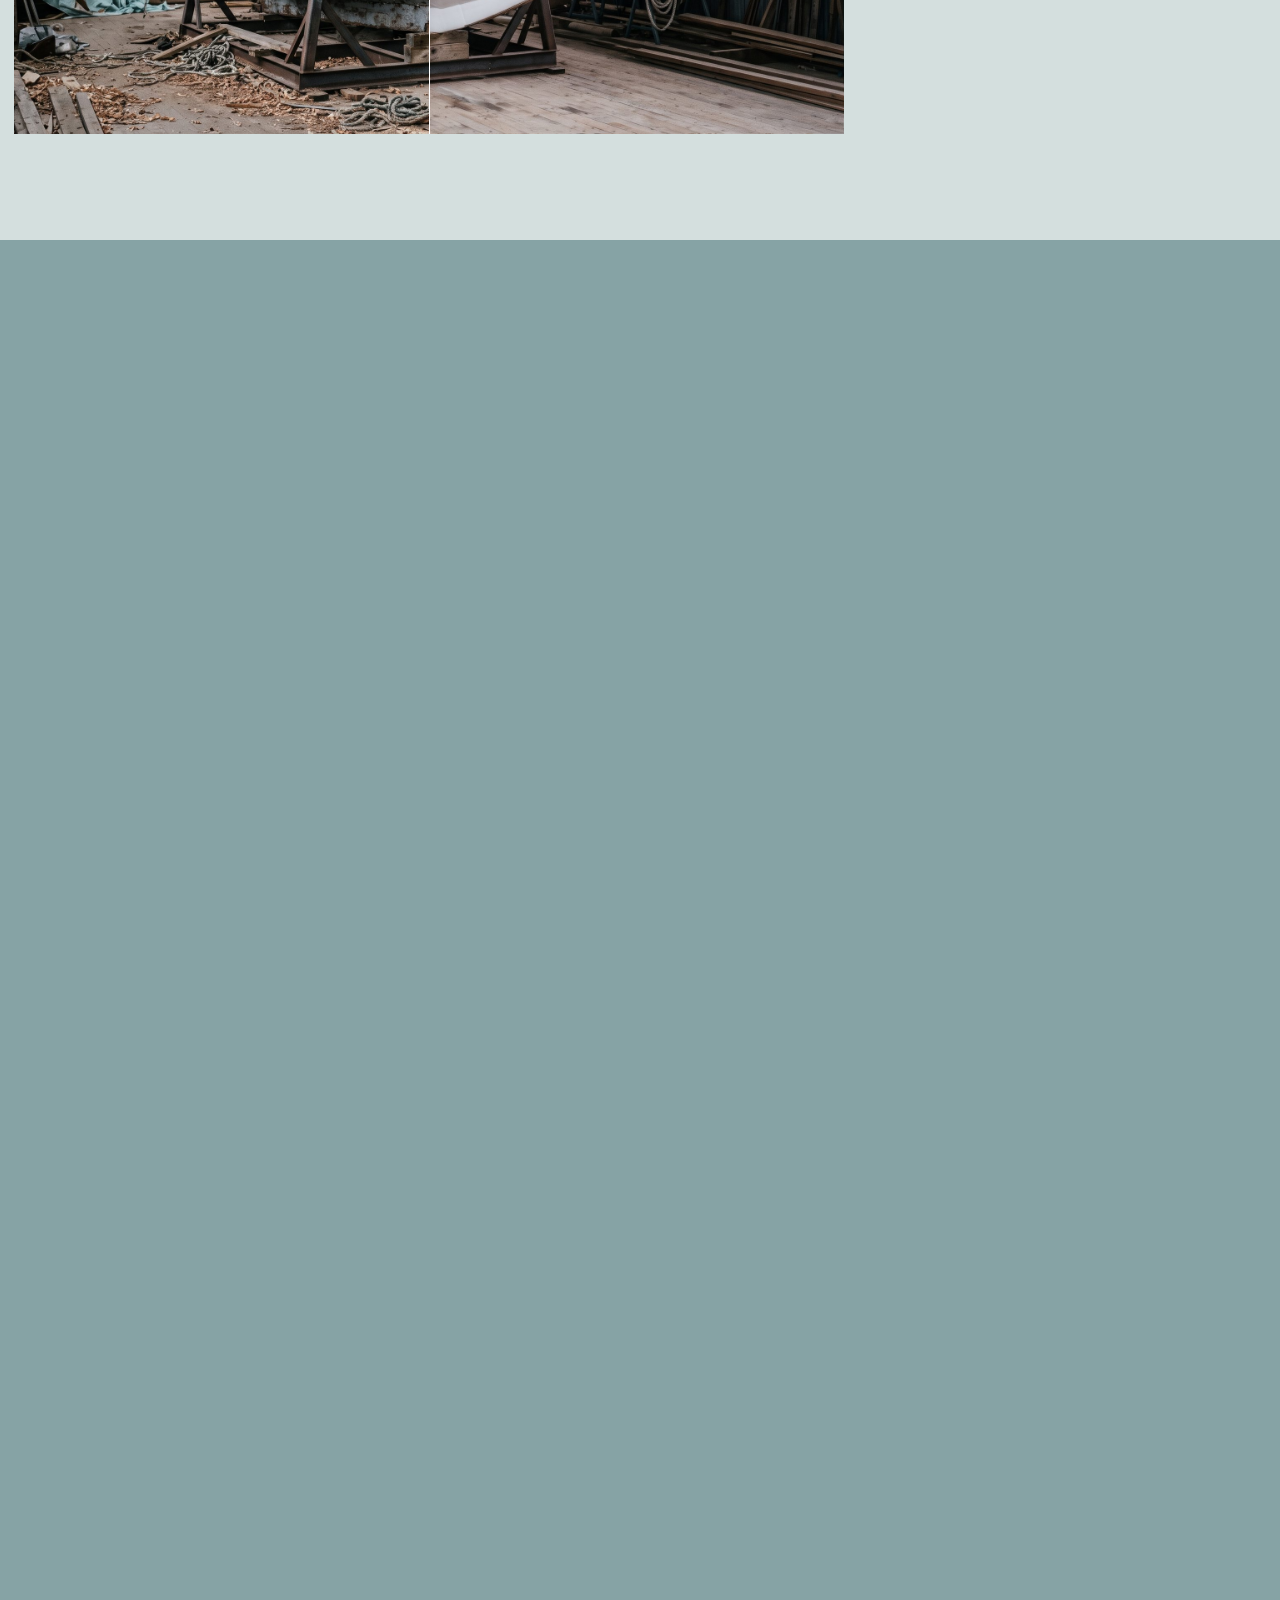
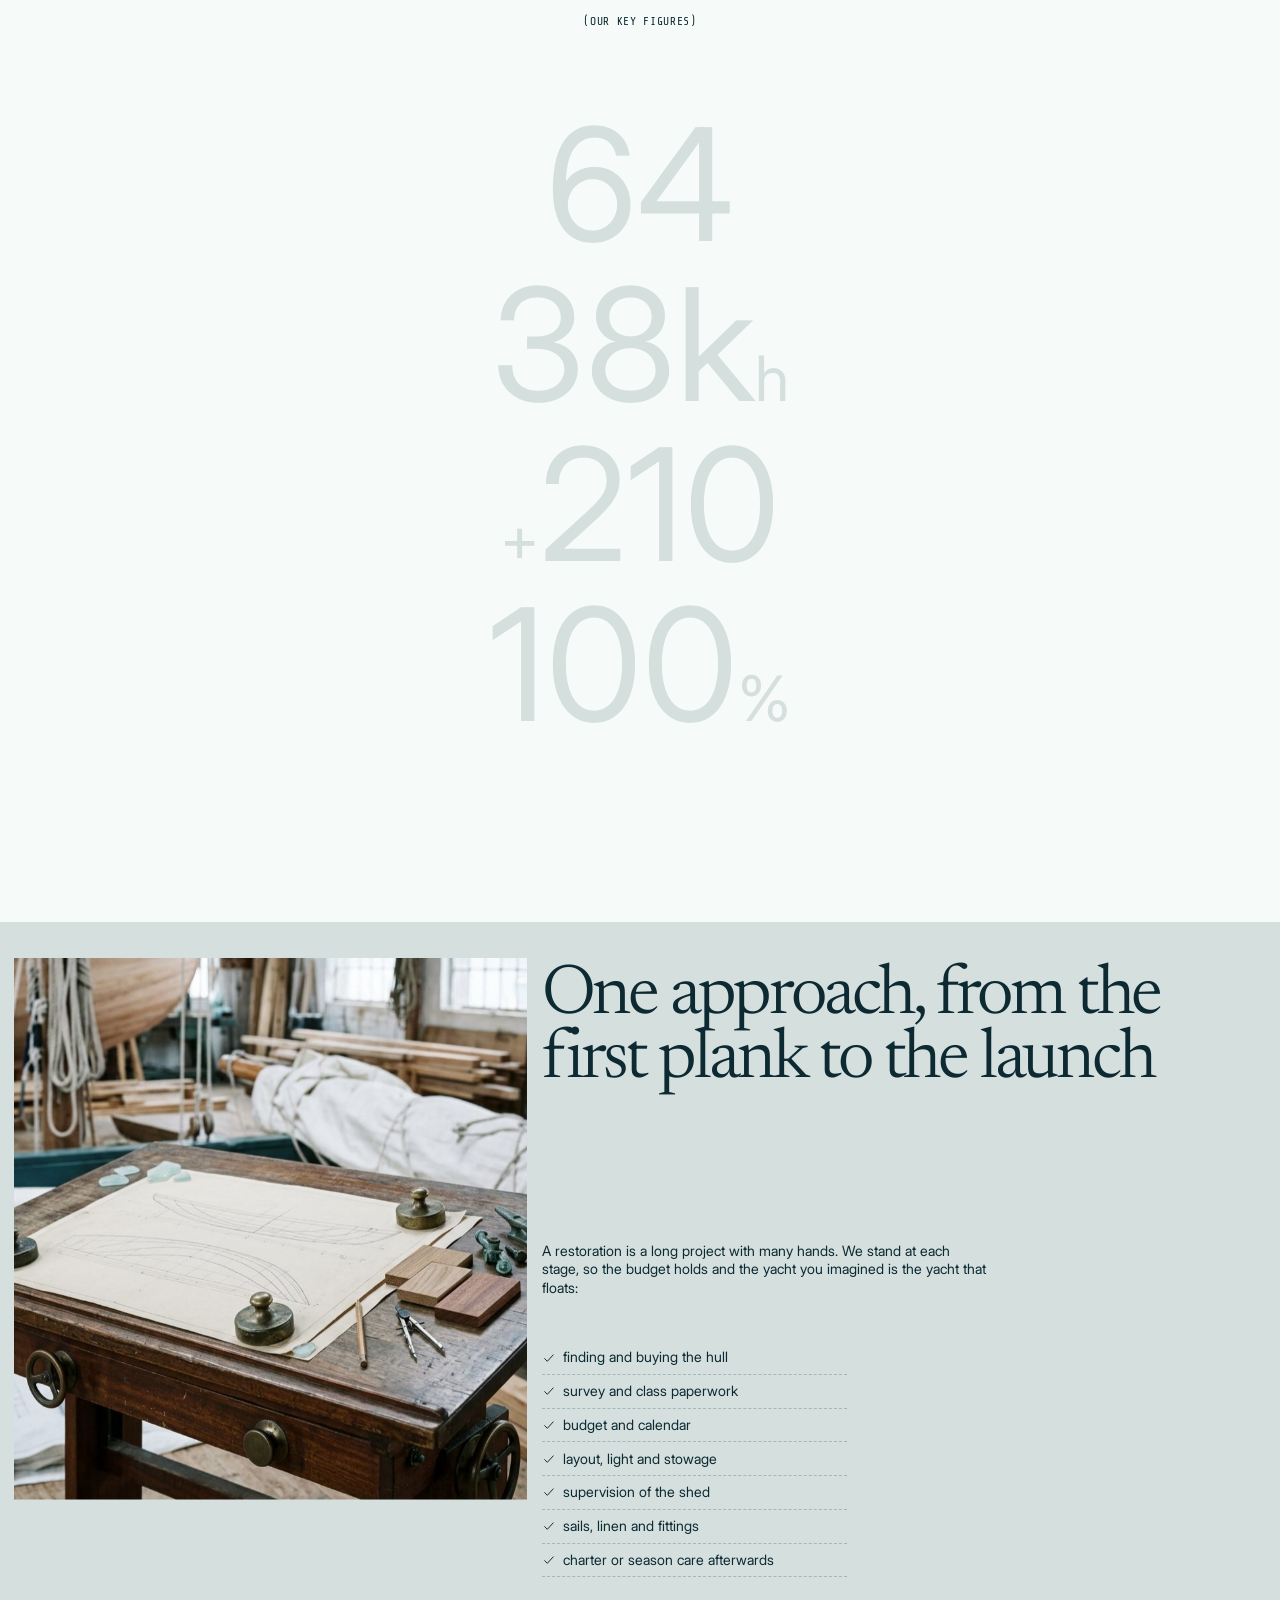
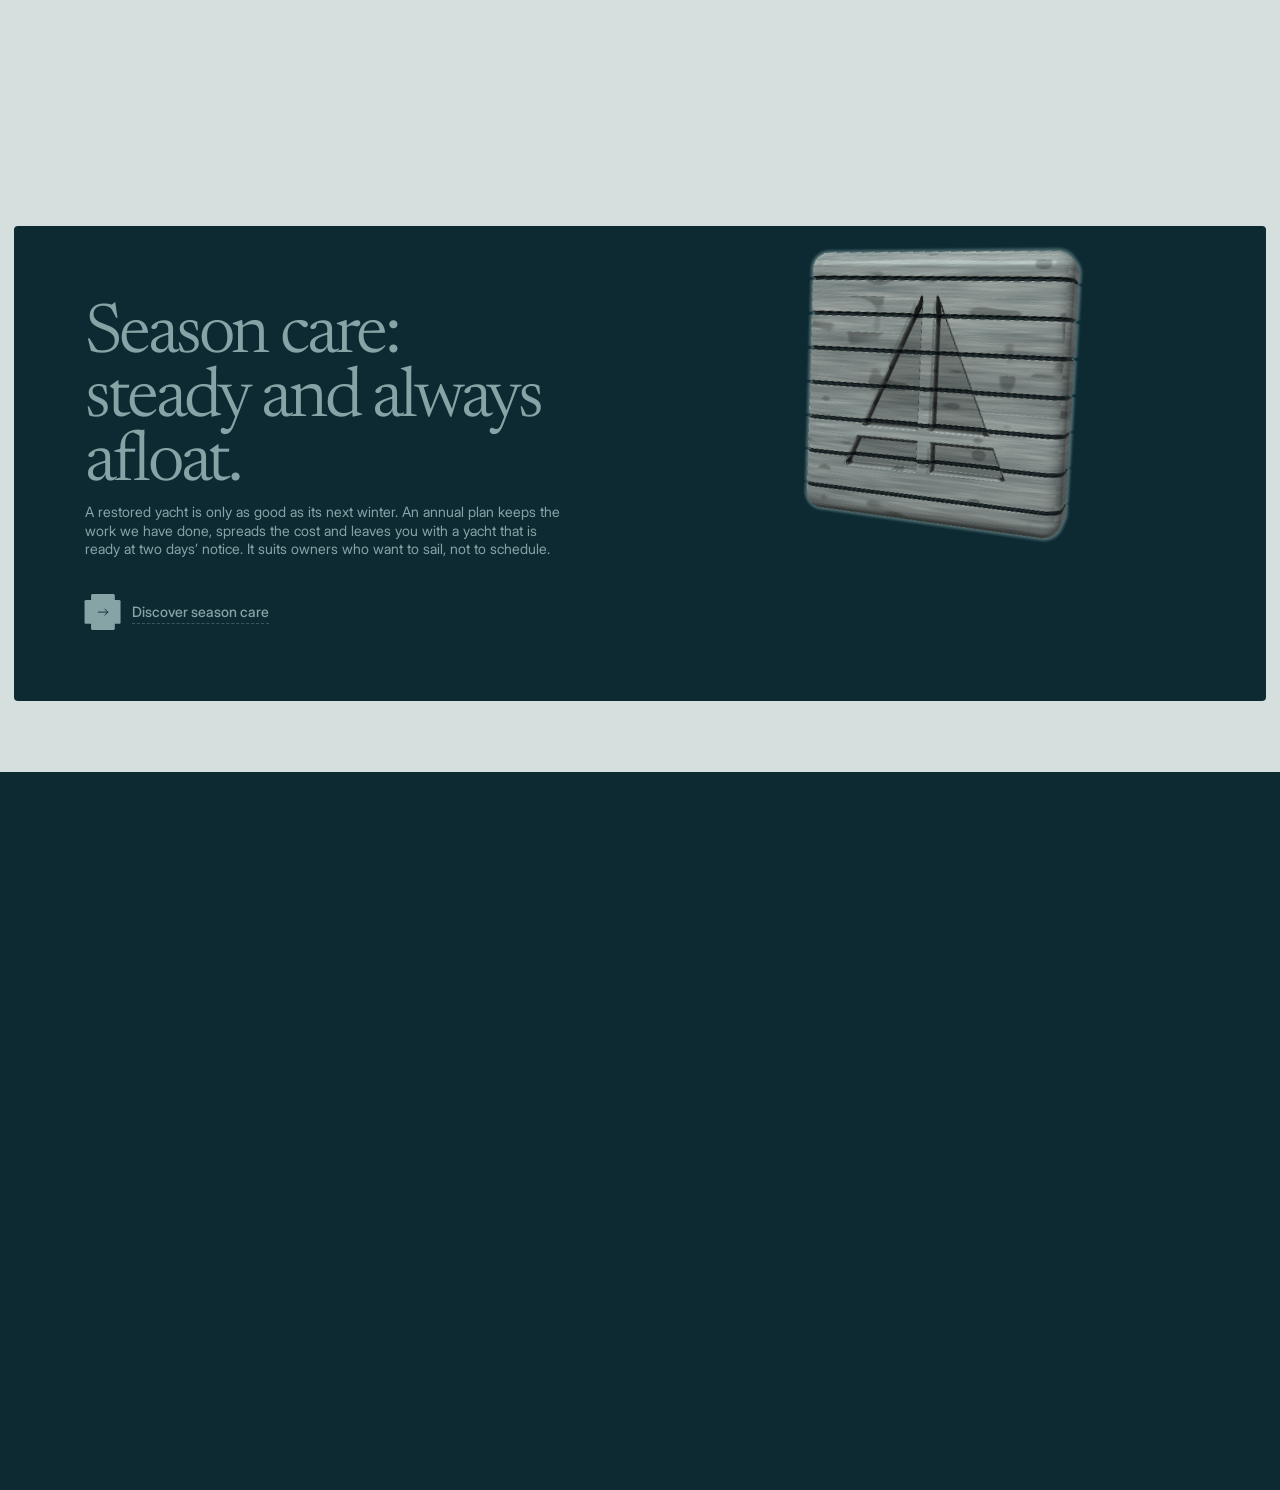
<file: refit.html>
<!doctype html>
<html lang="en" class="pre">
<head>
<meta charset="utf-8">
<meta name="viewport" content="width=device-width,initial-scale=1">
<title>Refit — Halyard</title>
<meta name="description" content="Restoration of classic wooden hulls: survey, layout, shed and fittings.">
<meta name="theme-color" content="#0d2a33">
<link rel="icon" href="assets/favicon.svg" type="image/svg+xml">
<link rel="stylesheet" href="css/style.css">
<noscript><style>html.pre .app{opacity:1}.gate{display:none}</style></noscript>
</head>
<body>
<div class="app">
<header class="c-header is-light" data-head="light">
<nav class="c-nav" aria-label="Main"><div class="container"><div class="nav-inner">
<a class="brand" href="index.html" aria-label="Halyard, home"><svg viewBox="0 0 1354 198" fill="currentColor" role="img" aria-label="Halyard"><g transform="translate(0 0)"><path fill-rule="evenodd" d="M0 0h42v77h74V0h42v198h-42v-84H42v84H0z"/></g><g transform="translate(194 0)"><path fill-rule="evenodd" d="M0 198 68 0h54l68 198h-44l-13-42H57l-13 42zM68 120h54L95 36z"/></g><g transform="translate(400 0)"><path fill-rule="evenodd" d="M0 0h42v160h94v38H0z"/></g><g transform="translate(528 0)"><path fill-rule="evenodd" d="M0 0h46l42 78 42-78h46l-67 118v80H67v-80z"/></g><g transform="translate(700 0)"><path fill-rule="evenodd" d="M0 198 13 160H88v38zM18 146 88 0v146zM102 0l72 146h-72zM102 160h79l11 38h-90z"/></g><g transform="translate(922 0)"><path fill-rule="evenodd" d="M0 0h96c42 0 70 24 70 62 0 28-15 48-40 56l46 80h-47l-41-75H42v75H0zM42 38v48h52c18 0 30-9 30-24s-12-24-30-24z"/></g><g transform="translate(1120 0)"><path fill-rule="evenodd" d="M0 0h78c56 0 92 38 92 99s-36 99-92 99H0zM42 38v122h34c33 0 52-23 52-61s-19-61-52-61z"/></g><g transform="translate(1318 0)"><path fill-rule="evenodd" d="M0 162h36v36H0z"/></g></svg></a>
<div class="nav-center"><ul class="nav-list">
<li><a class="nav-link" href="#" role="button" data-submenu="owners"><span>Owners</span><span>+</span></a></li>
<li><a class="nav-link" href="#" role="button" data-submenu="guests"><span>Guests</span><span>+</span></a></li>
<li><a class="nav-link" href="about.html"><span>About</span></a></li></ul></div>
<div class="nav-right"><div class="harbours " aria-label="Harbour"><a href="index.html" title="Halyard Marstrand" class="on" aria-current="true">mar</a><a href="palma.html" title="Halyard Palma">pmi</a></div><ul class="nav-list"><li><a class="nav-link" href="contact.html"><span>Request a survey</span></a></li></ul></div>
<a class="btn nav-toggle" href="#" role="button" aria-label="Open menu"><span class="btn-icon"><span class="icon"><svg viewBox="0 0 16 16" fill="none" aria-hidden="true"><path d="M8 2.5v11M2.5 8h11" stroke="currentColor" stroke-linecap="round"/></svg></span><span class="cross"><i></i><i></i></span></span></a>
</div></div></nav>
<div class="c-sub" aria-hidden="true"><div class="sub-wrap"><a class="sub-close btn" href="#" role="button" aria-label="Close menu"><span class="btn-icon"><span class="icon"><svg viewBox="0 0 16 16" fill="none" aria-hidden="true"><path d="m4 4 8 8M12 4l-8 8" stroke="currentColor" stroke-linecap="round"/></svg></span><span class="cross"><i></i><i></i></span></span></a>
<div class="sub-inner"><div class="sub-items"><div class="sub-item" data-submenu="owners"><div class="caps mb">(owners)</div><ul class="sub-list "><li><a class="sub-link" href="season-care.html">Season care</a></li><li><a class="sub-link" href="charter-management.html">Charter management</a></li><li><a class="sub-link on" aria-current="page" href="refit.html">Refit</a></li></ul><div class="sub-visuals"><div class="sub-visual"><div class="visual"><img class="cover" src="assets/img/port-2.jpg" alt="" loading="lazy"></div><div class="visual"><img class="cover" src="assets/img/port-3.jpg" alt="" loading="lazy"></div><div class="visual"><img class="cover" src="assets/img/port-4.jpg" alt="" loading="lazy"></div></div></div></div><div class="sub-item" data-submenu="guests"><div class="caps mb">(guests)</div><ul class="sub-list "><li><a class="sub-link" href="season-charter.html">Find a yacht</a></li><li><a class="sub-link" href="book-a-sail.html">Book a sail</a></li></ul></div><div class="sub-item" data-submenu="third"><div class="caps mb">(halyard)</div><ul class="sub-list "><li><a class="sub-link" href="about.html">About</a></li><li><a class="sub-link" href="contact.html">Contact</a></li></ul></div><div class="sub-item" data-submenu="social"><div class="caps mb">(social networks)</div><ul class="sub-list sm"><li><a class="sub-link" href="#">LinkedIn</a></li><li><a class="sub-link" href="#">Instagram</a></li><li><a class="sub-link" href="#">YouTube</a></li></ul></div><div class="harbours in-sub" aria-label="Harbour"><a href="index.html" title="Halyard Marstrand" class="on" aria-current="true">mar</a><a href="palma.html" title="Halyard Palma">pmi</a></div></div></div></div><div class="sub-overlay"></div></div>
</header>
<main class="">
<section class="hero" data-head="light"><div class="container"><div class="hero-inner">
<div class="hero-title js-title"><div class="caps mb">(Refit &amp; second life for hulls)</div><h1>Save a tired hull with Halyard and set sail in it again</h1></div><div class="line w"></div>
<div class="hero-content"><p class="text-lg">From the first survey to the first charter week, we lead each step of a restoration.</p><a href="#expertise" class="btn light"><span class="btn-inner"><span class="btn-icon"><span class="icon"><svg viewBox="0 0 16 16" fill="none" aria-hidden="true"><path d="M10 11.33 13.33 8 10 4.67M2.67 8h10.66" stroke="currentColor" stroke-linecap="round" stroke-linejoin="round"/></svg></span><span class="cross"><i></i><i></i></span></span><span class="btn-title">Discover</span></span></a></div></div></div><div class="hero-bg"><div class="prllx" data-from="0" data-to="50" data-start="top"><div class="visual"><img class="cover" src="assets/img/hero-4.jpg" alt=""></div></div></div></section><section class="transformation u" data-head="dark"><div class="container"><div class="mb4"><h2 class="t-xl">Restoring a yacht means revealing the lines it was drawn with</h2></div><div class="tr"><div class="line"></div><div class="tr-head"><div class="caps pill">14 months</div><h3 class="t-md">A saloon stripped bare and rebuilt, west coast</h3></div><div class="grid"><div class="splitter" role="slider" tabindex="0" aria-label="Compare before and after" aria-valuemin="0" aria-valuemax="100" aria-valuenow="50"><div class="v"><div class="tg"><div class="tag white"><span class="caps">Before</span></div></div><img class="cover" src="assets/img/refit-1.jpg" alt="Before restoration" loading="lazy"></div><div class="v after"><div class="tg"><div class="tag white"><span class="caps">After</span></div></div><img class="cover" src="assets/img/refit-after-1.jpg" alt="After restoration" loading="lazy"></div><div class="handle"><div class="handle-icon"><span class="cross"><i></i><i></i></span><svg viewBox="0 0 16 16" fill="none" aria-hidden="true"><path d="M10 3.500 5.500 8l4.500 4.500" stroke="currentColor" stroke-linecap="round" stroke-linejoin="round"/></svg><svg viewBox="0 0 16 16" fill="none" aria-hidden="true"><path d="M6 3.500 10.500 8 6 12.500" stroke="currentColor" stroke-linecap="round" stroke-linejoin="round"/></svg></div></div></div><div class="tr-c"><p>The interior of a 1948 ketch had been left open to the rain for six winters. We kept every bulkhead that could be kept, rebuilt the rest in mahogany and gave the cabin back its skylight.</p><div><div class="caps mb">Key figures</div><div class="kv"><span>Hull bought</span><span>€62,000</span></div><div class="kv"><span>Works</span><span>€118,000</span></div><div class="kv"><span>Timber saved</span><span>71%</span></div><div class="kv"><span>Shed hours</span><span>2,900 h</span></div><div class="kv"><span>First sail</span><span>May 2025</span></div></div><a href="contact.html" class="btn "><span class="btn-inner"><span class="btn-icon"><span class="icon"><svg viewBox="0 0 16 16" fill="none" aria-hidden="true"><path d="M10 11.33 13.33 8 10 4.67M2.67 8h10.66" stroke="currentColor" stroke-linecap="round" stroke-linejoin="round"/></svg></span><span class="cross"><i></i><i></i></span></span><span class="btn-title">Talk to Halyard</span></span></a></div></div></div><div class="tr"><div class="line"></div><div class="tr-head"><div class="caps pill">22 months</div><h3 class="t-md">A racing hull from the thirties, Baltic shore</h3></div><div class="grid"><div class="splitter" role="slider" tabindex="0" aria-label="Compare before and after" aria-valuemin="0" aria-valuemax="100" aria-valuenow="50"><div class="v"><div class="tg"><div class="tag white"><span class="caps">Before</span></div></div><img class="cover" src="assets/img/refit-2.jpg" alt="Before restoration" loading="lazy"></div><div class="v after"><div class="tg"><div class="tag white"><span class="caps">After</span></div></div><img class="cover" src="assets/img/refit-after-2.jpg" alt="After restoration" loading="lazy"></div><div class="handle"><div class="handle-icon"><span class="cross"><i></i><i></i></span><svg viewBox="0 0 16 16" fill="none" aria-hidden="true"><path d="M10 3.500 5.500 8l4.500 4.500" stroke="currentColor" stroke-linecap="round" stroke-linejoin="round"/></svg><svg viewBox="0 0 16 16" fill="none" aria-hidden="true"><path d="M6 3.500 10.500 8 6 12.500" stroke="currentColor" stroke-linecap="round" stroke-linejoin="round"/></svg></div></div></div><div class="tr-c"><p>Found under a tarpaulin behind a farm, this double-ender needed new planks, new fastenings and a great deal of patience. She now sails twelve charter weeks a year.</p><div><div class="caps mb">Key figures</div><div class="kv"><span>Hull bought</span><span>€28,000</span></div><div class="kv"><span>Works</span><span>€164,000</span></div><div class="kv"><span>Planks replaced</span><span>34</span></div><div class="kv"><span>Charter weeks</span><span>12 a year</span></div><div class="kv"><span>Expected income</span><span>€54,000 a year</span></div></div><a href="contact.html" class="btn "><span class="btn-inner"><span class="btn-icon"><span class="icon"><svg viewBox="0 0 16 16" fill="none" aria-hidden="true"><path d="M10 11.33 13.33 8 10 4.67M2.67 8h10.66" stroke="currentColor" stroke-linecap="round" stroke-linejoin="round"/></svg></span><span class="cross"><i></i><i></i></span></span><span class="btn-title">Talk to Halyard</span></span></a></div></div></div></div></section><section class="expertise" id="expertise" data-head="dark"><div class="exp-track"><div class="exp-pin"><div class="exp-title"><h2 class="t-xl">Our four trades in the shed</h2></div><div class="exp-cards"><div class="exp-card"><div class="caps ">01</div><div class="exp-card-c"><h3 class="t-sm">Survey &amp; history</h3><p>Moisture readings, fastenings, drawings and provenance, gathered into one honest report before a single plank is lifted.</p></div></div><div class="exp-card"><div class="caps ">02</div><div class="exp-card-c"><h3 class="t-sm">Lines &amp; layout</h3><p>Our draughtsman redraws the interior so that a narrow hull gives berths, light and stowage without losing its character.</p></div></div><div class="exp-card"><div class="caps ">03</div><div class="exp-card-c"><h3 class="t-sm">Shed &amp; shipwrights</h3><p>Our crew leads the whole site: planking, decks, rig, engine, paint, and the long list no one sees once she floats.</p></div><div class="exp-nums"><div><b>38k h</b><span>of workshop time every year</span></div><div><b>41</b><span>hulls relaunched</span></div></div></div><div class="exp-card"><div class="caps ">04</div><div class="exp-card-c"><h3 class="t-sm">Canvas &amp; fittings</h3><p>Sails, bronze, linen and lamps chosen to belong to the yacht, and to survive salt, sun and guests.</p></div><div class="exp-nums"><div><b>64</b><span>yachts in our care</span></div><div><b>100%</b><span>in-house team: riggers, varnishers, skippers</span></div></div></div></div></div></div></section><section class="figures u" data-head="dark"><div class="container"><div class="caps mb">(our key figures)</div><div class="figures-list"><div class="fig"><div class="fig-value"><span>64</span><small></small></div><div class="fig-text"><div class="serif t-xs">yachts in our care</div></div></div><div class="fig"><div class="fig-value"><span>38k</span><small>h</small></div><div class="fig-text"><div class="serif t-xs">of workshop time every year</div></div></div><div class="fig"><div class="fig-value"><small>+</small><span>210</span></div><div class="fig-text"><div class="serif t-xs">charter weeks sailed</div></div></div><div class="fig"><div class="fig-value"><span>100</span><small>%</small></div><div class="fig-text"><div class="serif t-xs">in-house crew</div></div></div></div></div></section><section class="content-col u reverse" data-head="dark"><div class="container"><div class="grid"><div class="cc-text"><h2 class="t-md">One approach, from the first plank to the launch</h2><div class="cc-body"><div class="rich"><p>A restoration is a long project with many hands. We stand at each stage, so the budget holds and the yacht you imagined is the yacht that floats:</p></div><div class="checks"><div class="check"><svg viewBox="0 0 16 16" fill="none" aria-hidden="true"><path d="m3 8.6 3 3L12.6 4.4" stroke="currentColor" stroke-width="1.1" stroke-linecap="round" stroke-linejoin="round"/></svg><div>finding and buying the hull</div></div><div class="check"><svg viewBox="0 0 16 16" fill="none" aria-hidden="true"><path d="m3 8.6 3 3L12.6 4.4" stroke="currentColor" stroke-width="1.1" stroke-linecap="round" stroke-linejoin="round"/></svg><div>survey and class paperwork</div></div><div class="check"><svg viewBox="0 0 16 16" fill="none" aria-hidden="true"><path d="m3 8.6 3 3L12.6 4.4" stroke="currentColor" stroke-width="1.1" stroke-linecap="round" stroke-linejoin="round"/></svg><div>budget and calendar</div></div><div class="check"><svg viewBox="0 0 16 16" fill="none" aria-hidden="true"><path d="m3 8.6 3 3L12.6 4.4" stroke="currentColor" stroke-width="1.1" stroke-linecap="round" stroke-linejoin="round"/></svg><div>layout, light and stowage</div></div><div class="check"><svg viewBox="0 0 16 16" fill="none" aria-hidden="true"><path d="m3 8.6 3 3L12.6 4.4" stroke="currentColor" stroke-width="1.1" stroke-linecap="round" stroke-linejoin="round"/></svg><div>supervision of the shed</div></div><div class="check"><svg viewBox="0 0 16 16" fill="none" aria-hidden="true"><path d="m3 8.6 3 3L12.6 4.4" stroke="currentColor" stroke-width="1.1" stroke-linecap="round" stroke-linejoin="round"/></svg><div>sails, linen and fittings</div></div><div class="check"><svg viewBox="0 0 16 16" fill="none" aria-hidden="true"><path d="m3 8.6 3 3L12.6 4.4" stroke="currentColor" stroke-width="1.1" stroke-linecap="round" stroke-linejoin="round"/></svg><div>charter or season care afterwards</div></div></div></div></div><div class="cc-visual"><div class="prllx" ><div class="visual"><img class="cover" src="assets/img/port-14.jpg" alt="" loading="lazy"></div></div></div></div></div></section><section class="discover u" data-head="dark"><div class="container"><div class="discover-card" data-head="light"><div class="discover-cube"><div class="cube fluid"></div></div><div class="discover-c"><h2 class="t-md">Season care: <br>steady and always afloat.</h2><p>A restored yacht is only as good as its next winter. An annual plan keeps the work we have done, spreads the cost and leaves you with a yacht that is ready at two days’ notice. It suits owners who want to sail, not to schedule.</p><div class="mt4"><a href="season-care.html" class="btn tide"><span class="btn-inner"><span class="btn-icon"><span class="icon"><svg viewBox="0 0 16 16" fill="none" aria-hidden="true"><path d="M10 11.33 13.33 8 10 4.67M2.67 8h10.66" stroke="currentColor" stroke-linecap="round" stroke-linejoin="round"/></svg></span><span class="cross"><i></i><i></i></span></span><span class="btn-title">Discover season care</span></span></a></div></div></div></div></section>
</main>
<footer class="c-footer"><div class="foot-wrap"><div class="container">
<div class="foot-nav"><div class="grid"><div class="foot-col"><div class="line w"></div><div class="caps ">(owners)</div><ul class="foot-list"><li><a class="foot-link" href="season-care.html">Season care</a></li><li><a class="foot-link" href="charter-management.html">Charter management</a></li><li><a class="foot-link on" aria-current="page" href="refit.html">Refit</a></li></ul></div><div class="foot-col"><div class="line w"></div><div class="caps ">(guests)</div><ul class="foot-list"><li><a class="foot-link" href="season-charter.html">Find a yacht</a></li><li><a class="foot-link" href="book-a-sail.html">Book a sail</a></li></ul></div><div class="foot-col"><div class="line w"></div><div class="caps ">(halyard)</div><ul class="foot-list"><li><a class="foot-link" href="about.html">About</a></li><li><a class="foot-link" href="contact.html">Contact</a></li></ul></div><div class="foot-col"><div class="line w"></div><div class="caps ">(social networks)</div><ul class="foot-list"><li><a class="foot-link" href="#">LinkedIn</a></li><li><a class="foot-link" href="#">Instagram</a></li><li><a class="foot-link" href="#">YouTube</a></li></ul></div></div></div>
<div class="foot-cube"><div class="cube lg"></div></div>
<div class="foot-harb"><div class="harbours " aria-label="Harbour"><a href="index.html" title="Halyard Marstrand" class="on" aria-current="true">mar</a><a href="palma.html" title="Halyard Palma">pmi</a></div></div>
<div class="foot-btm"><div>©2026 Halyard</div><div class="line w"></div><ul><li><a href="legal.html">Legal information</a></li><li><a href="privacy.html">Confidentiality</a></li></ul><span class="credit">Made on the quay</span></div>
<div class="foot-brand"><svg viewBox="0 0 1354 198" fill="currentColor" role="img" aria-label="Halyard"><g transform="translate(0 0)"><path fill-rule="evenodd" d="M0 0h42v77h74V0h42v198h-42v-84H42v84H0z"/></g><g transform="translate(194 0)"><path fill-rule="evenodd" d="M0 198 68 0h54l68 198h-44l-13-42H57l-13 42zM68 120h54L95 36z"/></g><g transform="translate(400 0)"><path fill-rule="evenodd" d="M0 0h42v160h94v38H0z"/></g><g transform="translate(528 0)"><path fill-rule="evenodd" d="M0 0h46l42 78 42-78h46l-67 118v80H67v-80z"/></g><g transform="translate(700 0)"><path fill-rule="evenodd" d="M0 198 13 160H88v38zM18 146 88 0v146zM102 0l72 146h-72zM102 160h79l11 38h-90z"/></g><g transform="translate(922 0)"><path fill-rule="evenodd" d="M0 0h96c42 0 70 24 70 62 0 28-15 48-40 56l46 80h-47l-41-75H42v75H0zM42 38v48h52c18 0 30-9 30-24s-12-24-30-24z"/></g><g transform="translate(1120 0)"><path fill-rule="evenodd" d="M0 0h78c56 0 92 38 92 99s-36 99-92 99H0zM42 38v122h34c33 0 52-23 52-61s-19-61-52-61z"/></g><g transform="translate(1318 0)"><path fill-rule="evenodd" d="M0 162h36v36H0z"/></g></svg></div>
</div></div></footer>
</div>
<script src="js/main.js"></script>
</body>
</html>
</file>
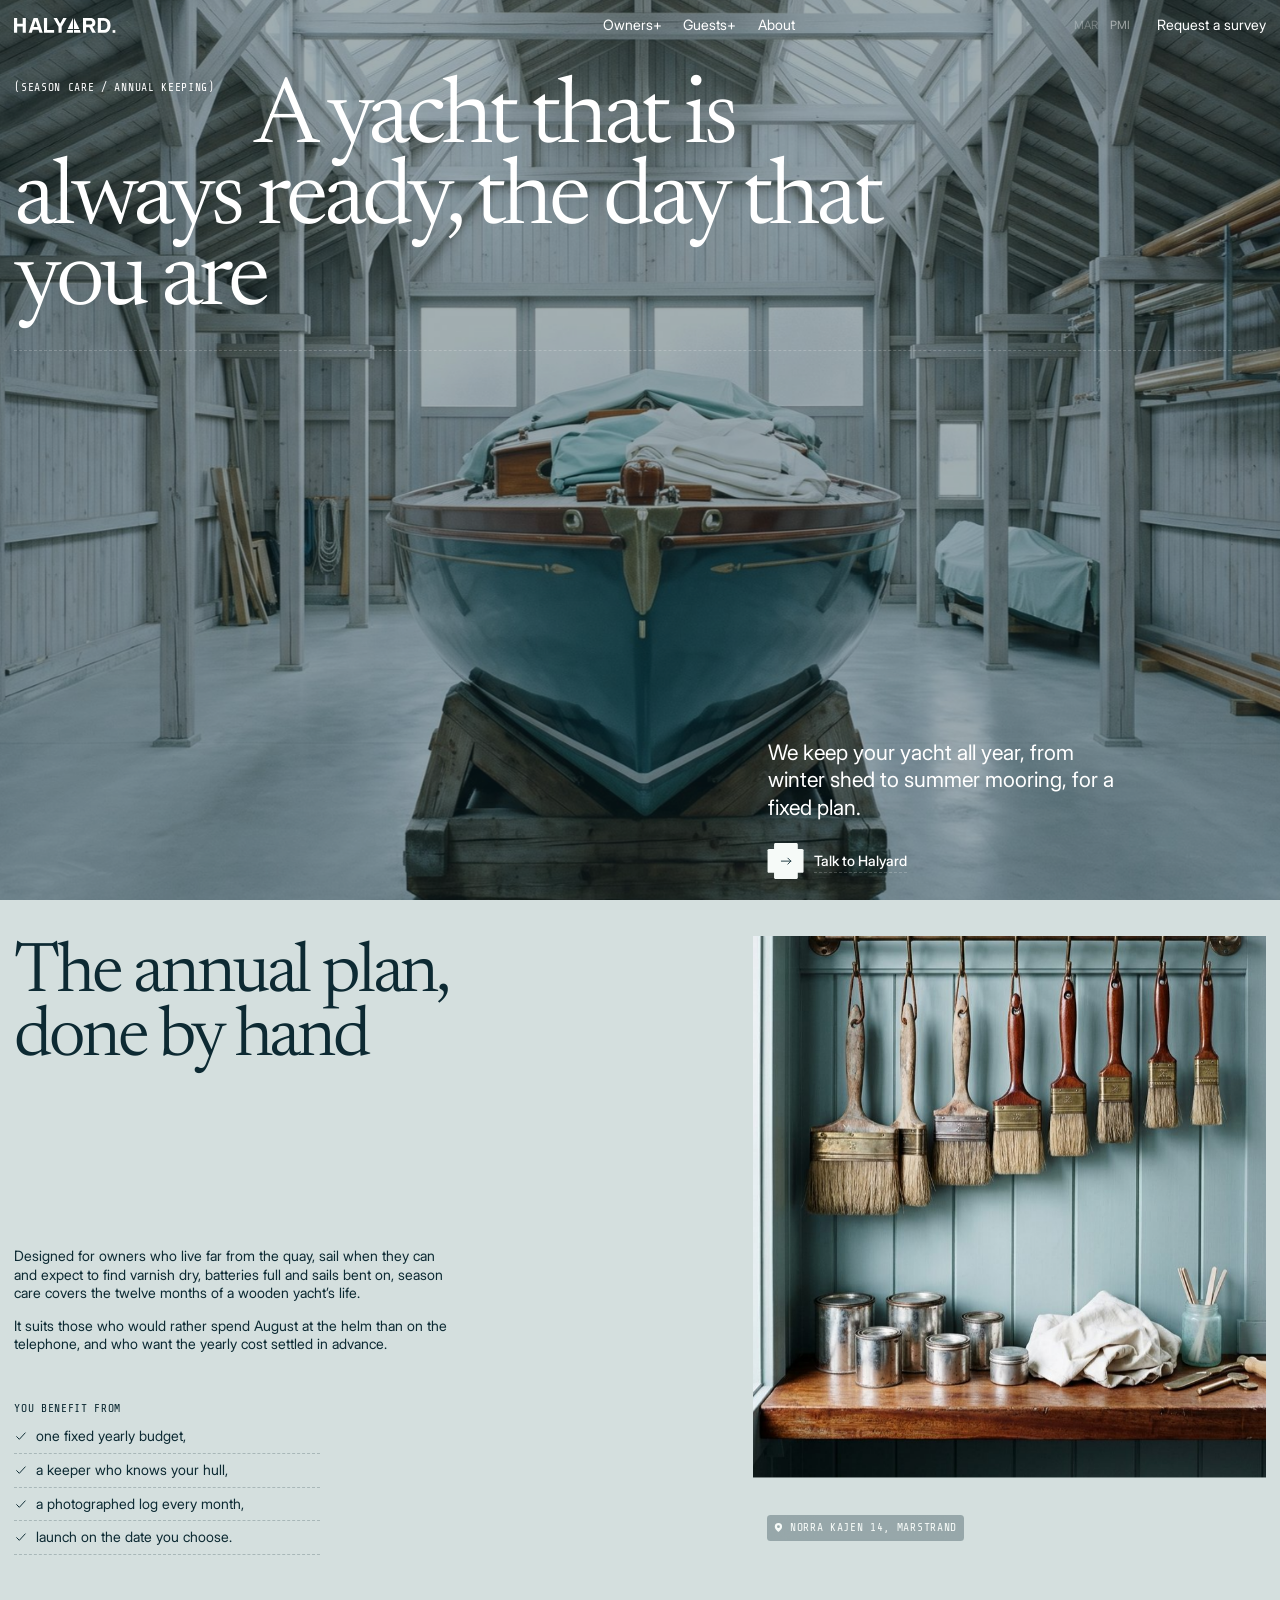
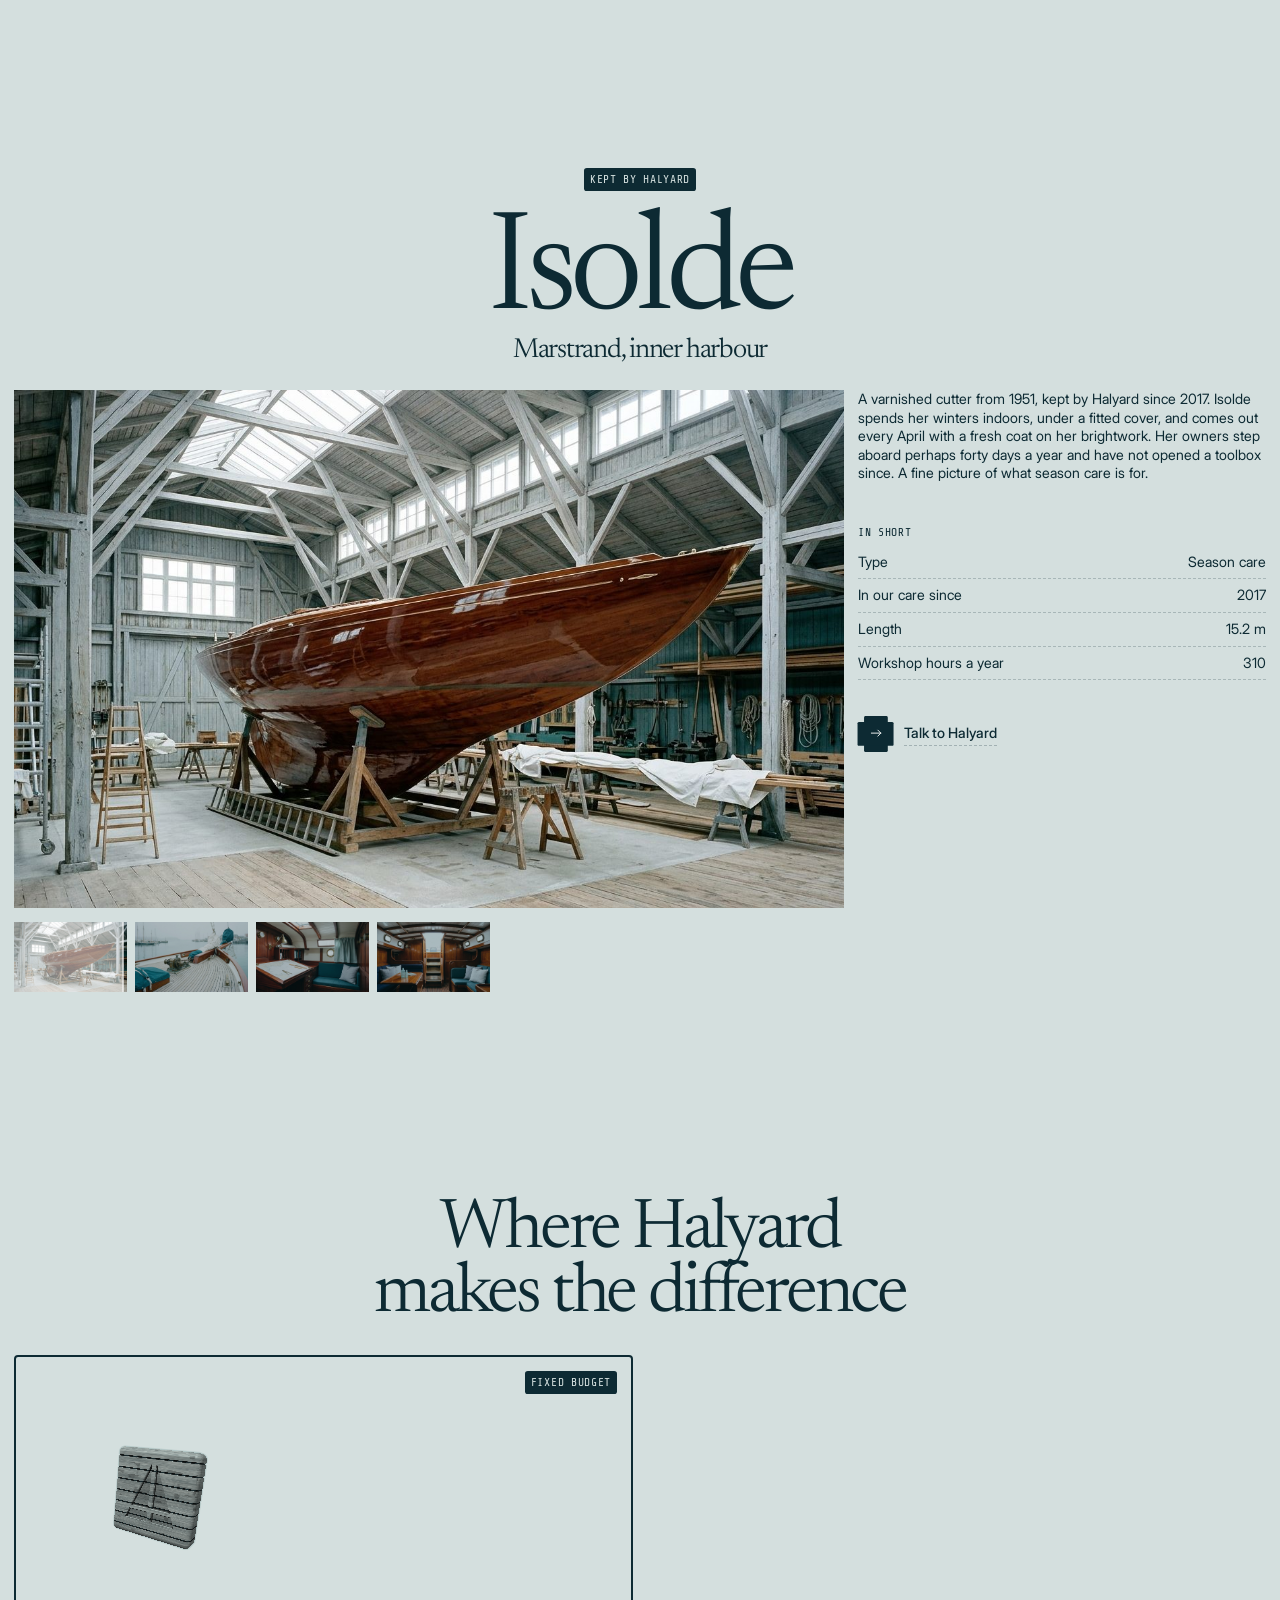
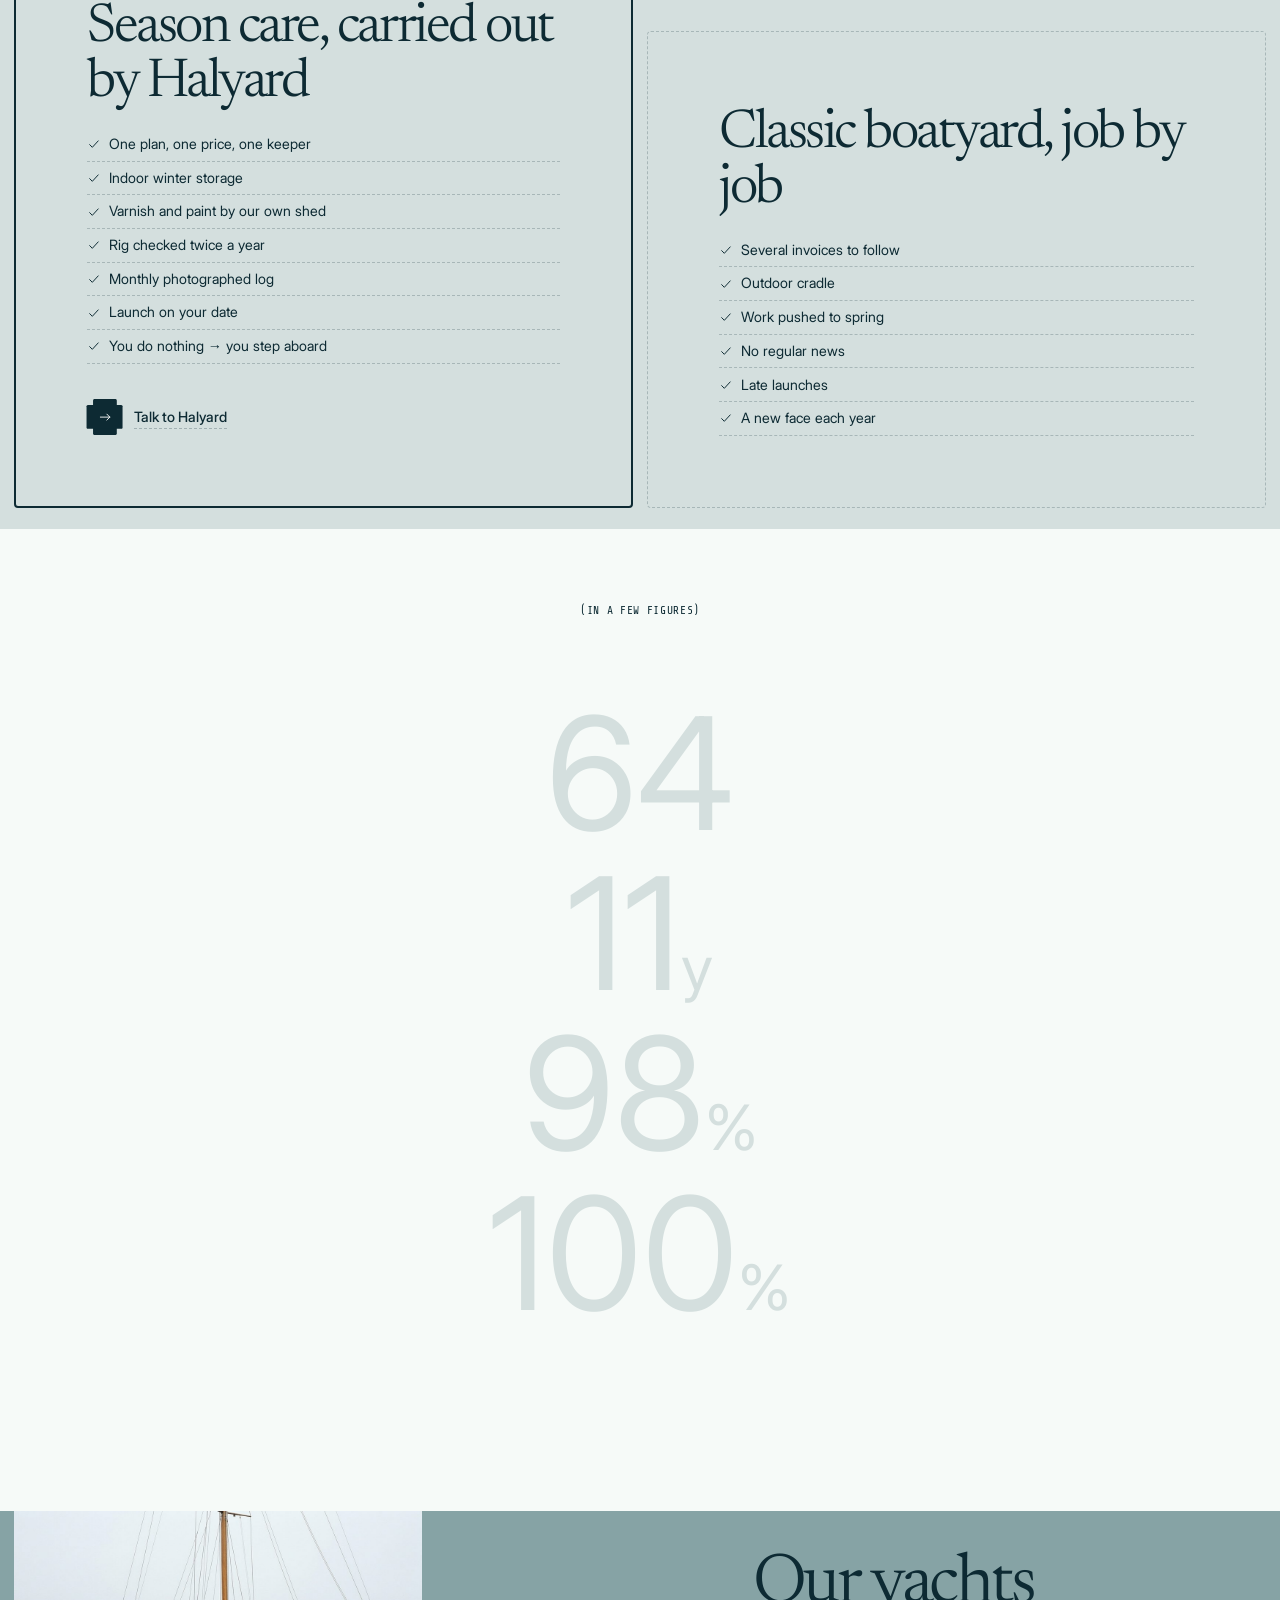
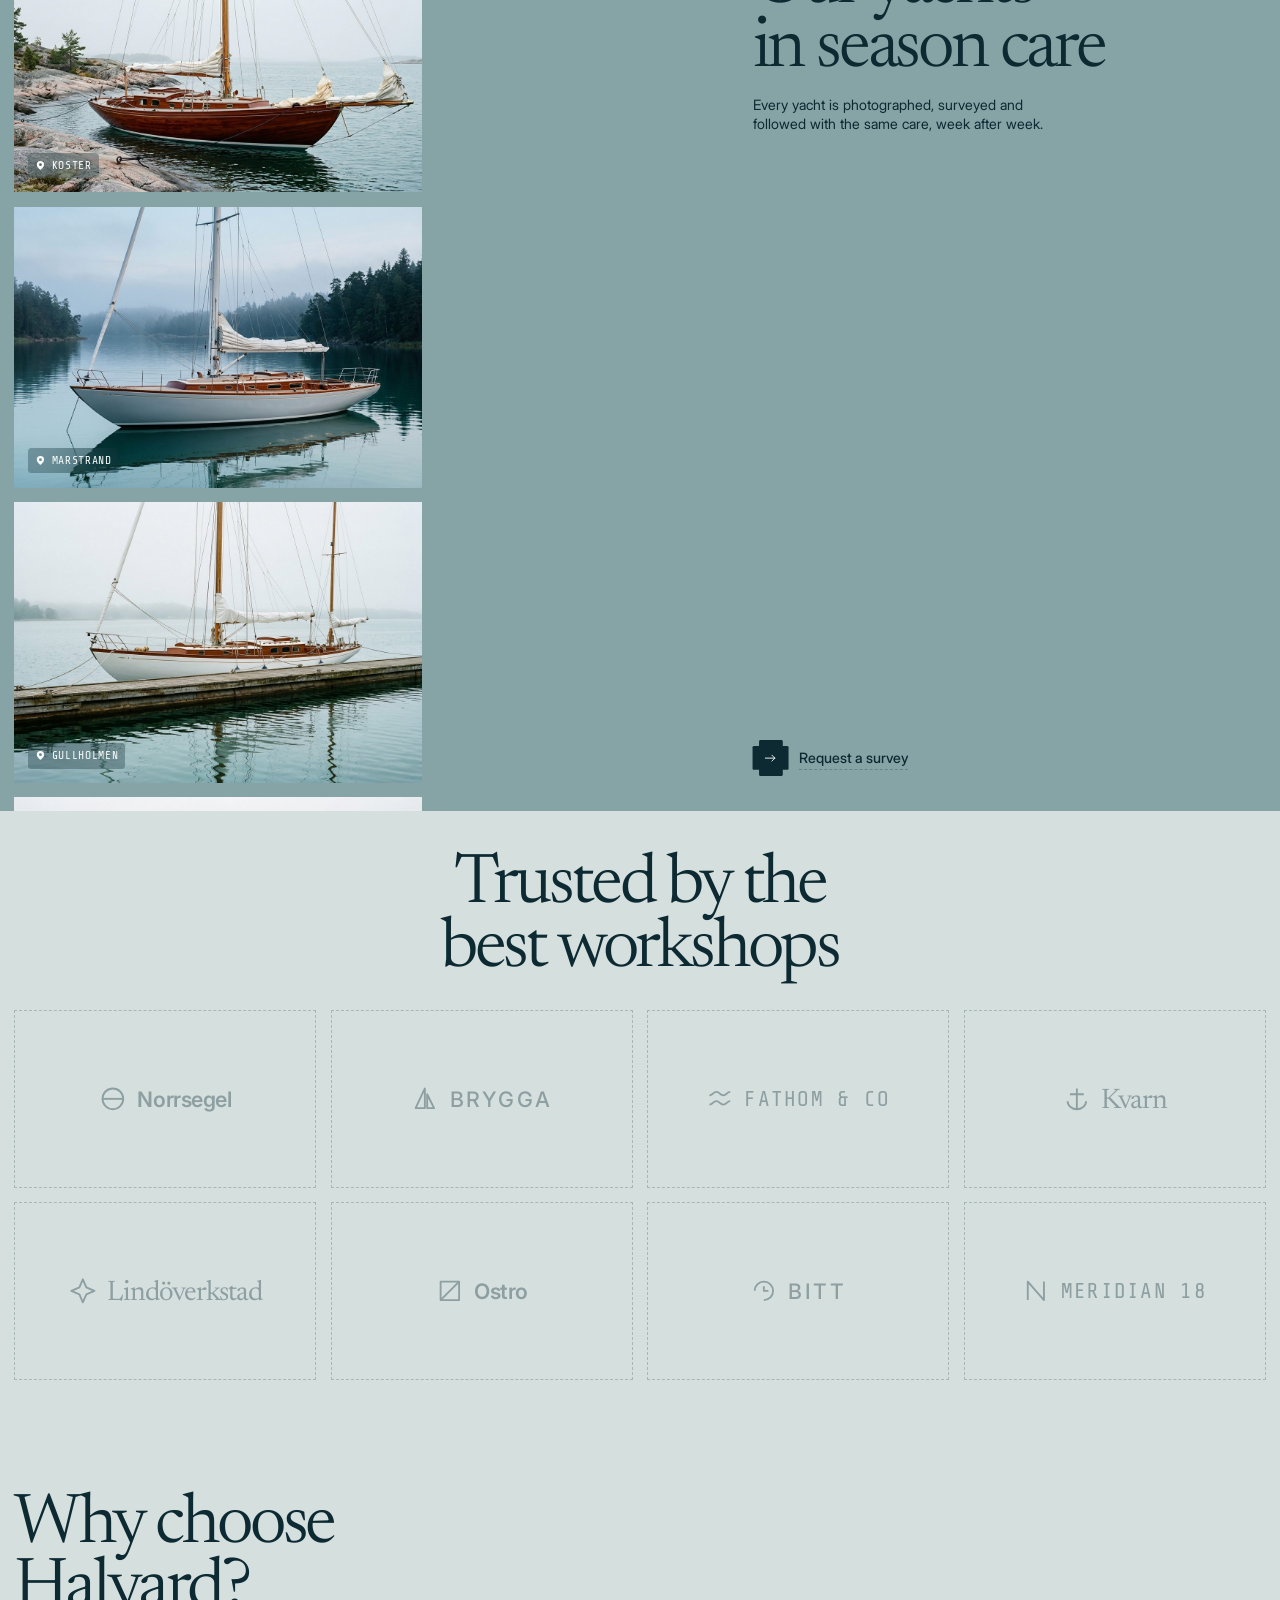
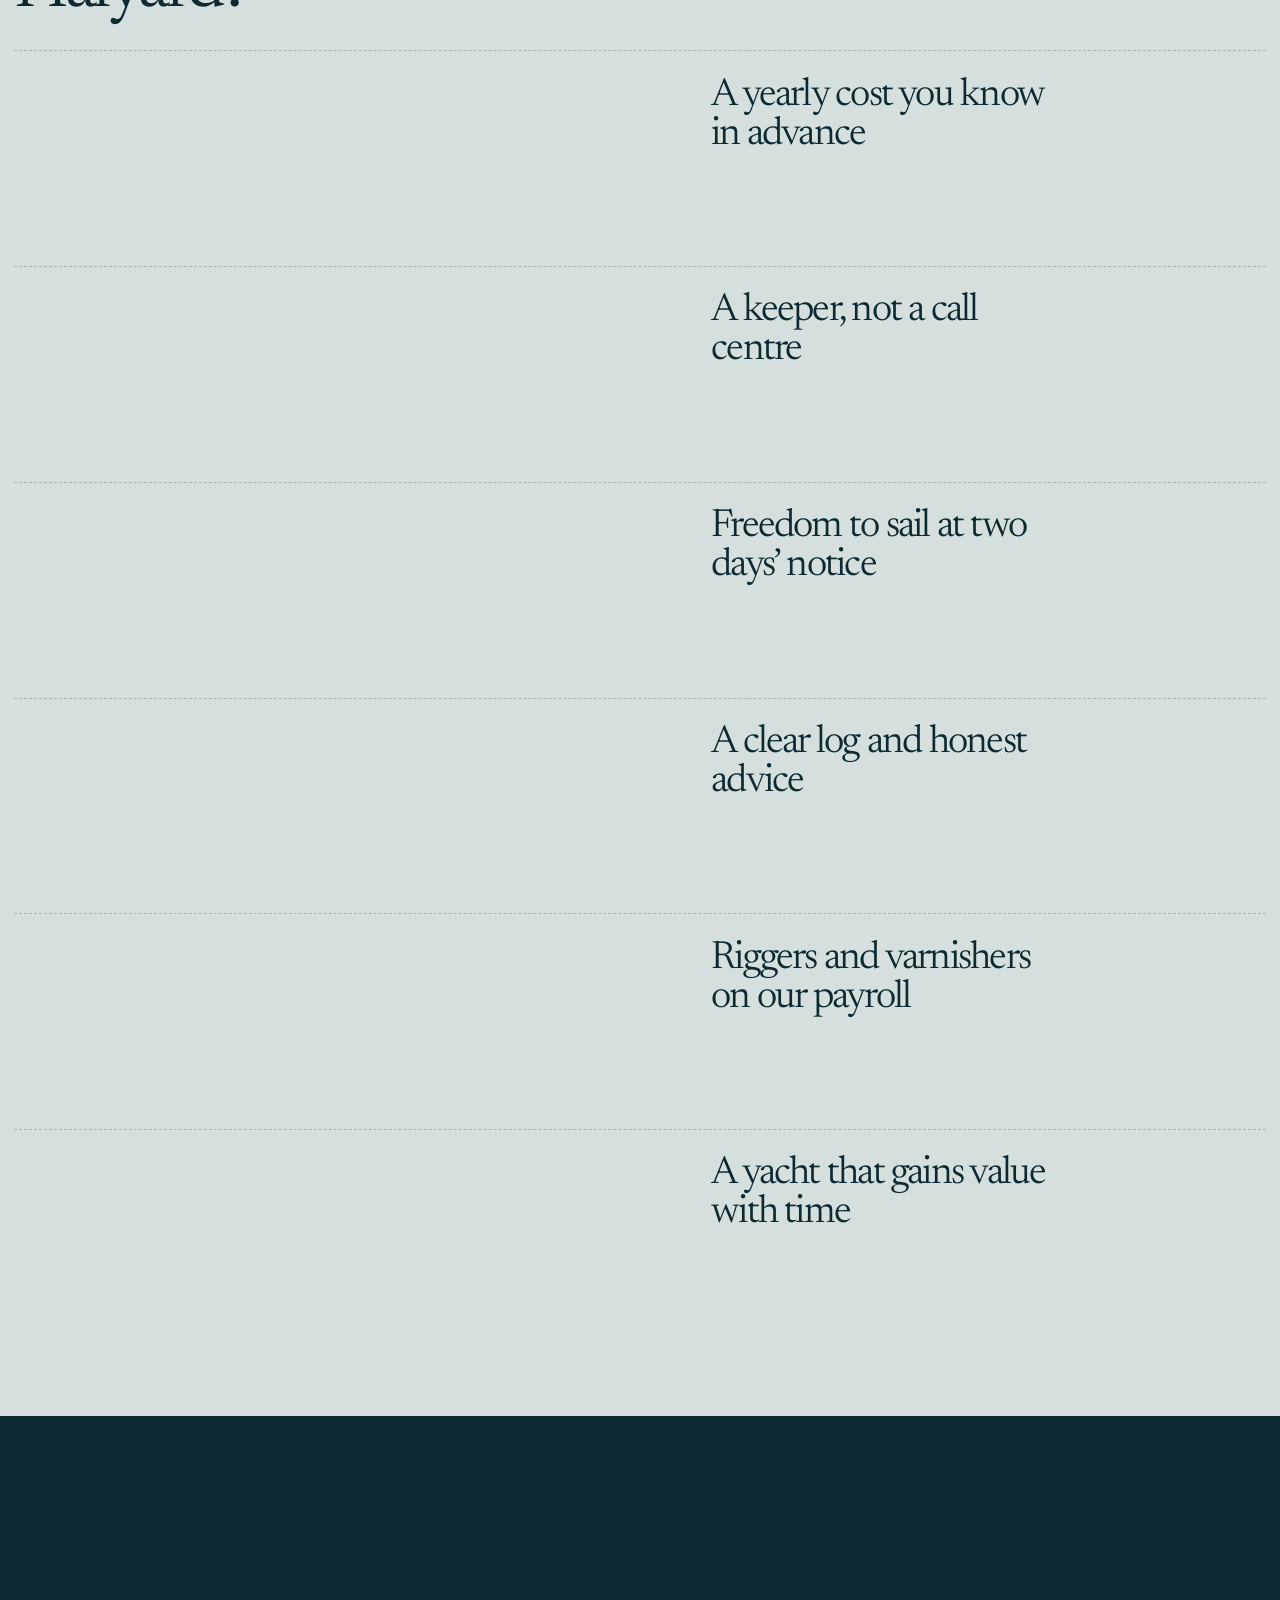
<file: season-care.html>
<!doctype html>
<html lang="en" class="pre">
<head>
<meta charset="utf-8">
<meta name="viewport" content="width=device-width,initial-scale=1">
<title>Season care — Halyard</title>
<meta name="description" content="Annual keeping for wooden yachts: storage, varnish, rig, launch and one keeper.">
<meta name="theme-color" content="#0d2a33">
<link rel="icon" href="assets/favicon.svg" type="image/svg+xml">
<link rel="stylesheet" href="css/style.css">
<noscript><style>html.pre .app{opacity:1}.gate{display:none}</style></noscript>
</head>
<body>
<div class="app">
<header class="c-header is-light" data-head="light">
<nav class="c-nav" aria-label="Main"><div class="container"><div class="nav-inner">
<a class="brand" href="index.html" aria-label="Halyard, home"><svg viewBox="0 0 1354 198" fill="currentColor" role="img" aria-label="Halyard"><g transform="translate(0 0)"><path fill-rule="evenodd" d="M0 0h42v77h74V0h42v198h-42v-84H42v84H0z"/></g><g transform="translate(194 0)"><path fill-rule="evenodd" d="M0 198 68 0h54l68 198h-44l-13-42H57l-13 42zM68 120h54L95 36z"/></g><g transform="translate(400 0)"><path fill-rule="evenodd" d="M0 0h42v160h94v38H0z"/></g><g transform="translate(528 0)"><path fill-rule="evenodd" d="M0 0h46l42 78 42-78h46l-67 118v80H67v-80z"/></g><g transform="translate(700 0)"><path fill-rule="evenodd" d="M0 198 13 160H88v38zM18 146 88 0v146zM102 0l72 146h-72zM102 160h79l11 38h-90z"/></g><g transform="translate(922 0)"><path fill-rule="evenodd" d="M0 0h96c42 0 70 24 70 62 0 28-15 48-40 56l46 80h-47l-41-75H42v75H0zM42 38v48h52c18 0 30-9 30-24s-12-24-30-24z"/></g><g transform="translate(1120 0)"><path fill-rule="evenodd" d="M0 0h78c56 0 92 38 92 99s-36 99-92 99H0zM42 38v122h34c33 0 52-23 52-61s-19-61-52-61z"/></g><g transform="translate(1318 0)"><path fill-rule="evenodd" d="M0 162h36v36H0z"/></g></svg></a>
<div class="nav-center"><ul class="nav-list">
<li><a class="nav-link" href="#" role="button" data-submenu="owners"><span>Owners</span><span>+</span></a></li>
<li><a class="nav-link" href="#" role="button" data-submenu="guests"><span>Guests</span><span>+</span></a></li>
<li><a class="nav-link" href="about.html"><span>About</span></a></li></ul></div>
<div class="nav-right"><div class="harbours " aria-label="Harbour"><a href="index.html" title="Halyard Marstrand" class="on" aria-current="true">mar</a><a href="palma.html" title="Halyard Palma">pmi</a></div><ul class="nav-list"><li><a class="nav-link" href="contact.html"><span>Request a survey</span></a></li></ul></div>
<a class="btn nav-toggle" href="#" role="button" aria-label="Open menu"><span class="btn-icon"><span class="icon"><svg viewBox="0 0 16 16" fill="none" aria-hidden="true"><path d="M8 2.5v11M2.5 8h11" stroke="currentColor" stroke-linecap="round"/></svg></span><span class="cross"><i></i><i></i></span></span></a>
</div></div></nav>
<div class="c-sub" aria-hidden="true"><div class="sub-wrap"><a class="sub-close btn" href="#" role="button" aria-label="Close menu"><span class="btn-icon"><span class="icon"><svg viewBox="0 0 16 16" fill="none" aria-hidden="true"><path d="m4 4 8 8M12 4l-8 8" stroke="currentColor" stroke-linecap="round"/></svg></span><span class="cross"><i></i><i></i></span></span></a>
<div class="sub-inner"><div class="sub-items"><div class="sub-item" data-submenu="owners"><div class="caps mb">(owners)</div><ul class="sub-list "><li><a class="sub-link on" aria-current="page" href="season-care.html">Season care</a></li><li><a class="sub-link" href="charter-management.html">Charter management</a></li><li><a class="sub-link" href="refit.html">Refit</a></li></ul><div class="sub-visuals"><div class="sub-visual"><div class="visual"><img class="cover" src="assets/img/port-2.jpg" alt="" loading="lazy"></div><div class="visual"><img class="cover" src="assets/img/port-3.jpg" alt="" loading="lazy"></div><div class="visual"><img class="cover" src="assets/img/port-4.jpg" alt="" loading="lazy"></div></div></div></div><div class="sub-item" data-submenu="guests"><div class="caps mb">(guests)</div><ul class="sub-list "><li><a class="sub-link" href="season-charter.html">Find a yacht</a></li><li><a class="sub-link" href="book-a-sail.html">Book a sail</a></li></ul></div><div class="sub-item" data-submenu="third"><div class="caps mb">(halyard)</div><ul class="sub-list "><li><a class="sub-link" href="about.html">About</a></li><li><a class="sub-link" href="contact.html">Contact</a></li></ul></div><div class="sub-item" data-submenu="social"><div class="caps mb">(social networks)</div><ul class="sub-list sm"><li><a class="sub-link" href="#">LinkedIn</a></li><li><a class="sub-link" href="#">Instagram</a></li><li><a class="sub-link" href="#">YouTube</a></li></ul></div><div class="harbours in-sub" aria-label="Harbour"><a href="index.html" title="Halyard Marstrand" class="on" aria-current="true">mar</a><a href="palma.html" title="Halyard Palma">pmi</a></div></div></div></div><div class="sub-overlay"></div></div>
</header>
<main class="">
<section class="hero" data-head="light"><div class="container"><div class="hero-inner">
<div class="hero-title js-title"><div class="caps mb">(Season care / annual keeping)</div><h1>A yacht that is always ready, the day that you are</h1></div><div class="line w"></div>
<div class="hero-content"><p class="text-lg">We keep your yacht all year, from winter shed to summer mooring, for a fixed plan.</p><a href="contact.html" class="btn light"><span class="btn-inner"><span class="btn-icon"><span class="icon"><svg viewBox="0 0 16 16" fill="none" aria-hidden="true"><path d="M10 11.33 13.33 8 10 4.67M2.67 8h10.66" stroke="currentColor" stroke-linecap="round" stroke-linejoin="round"/></svg></span><span class="cross"><i></i><i></i></span></span><span class="btn-title">Talk to Halyard</span></span></a></div></div></div><div class="hero-bg"><div class="prllx" data-from="0" data-to="50" data-start="top"><div class="visual"><img class="cover" src="assets/img/hero-3.jpg" alt=""></div></div></div></section><section class="content-col u" data-head="dark"><div class="container"><div class="grid"><div class="cc-text"><h2 class="t-md">The annual plan, <br>done by hand</h2><div class="cc-body"><div class="rich"><p>Designed for owners who live far from the quay, sail when they can and expect to find varnish dry, batteries full and sails bent on, season care covers the twelve months of a wooden yacht’s life.</p><p>It suits those who would rather spend August at the helm than on the telephone, and who want the yearly cost settled in advance.</p></div><div class="checks"><div class="caps mb">You benefit from</div><div class="check"><svg viewBox="0 0 16 16" fill="none" aria-hidden="true"><path d="m3 8.6 3 3L12.6 4.4" stroke="currentColor" stroke-width="1.1" stroke-linecap="round" stroke-linejoin="round"/></svg><div>one fixed yearly budget,</div></div><div class="check"><svg viewBox="0 0 16 16" fill="none" aria-hidden="true"><path d="m3 8.6 3 3L12.6 4.4" stroke="currentColor" stroke-width="1.1" stroke-linecap="round" stroke-linejoin="round"/></svg><div>a keeper who knows your hull,</div></div><div class="check"><svg viewBox="0 0 16 16" fill="none" aria-hidden="true"><path d="m3 8.6 3 3L12.6 4.4" stroke="currentColor" stroke-width="1.1" stroke-linecap="round" stroke-linejoin="round"/></svg><div>a photographed log every month,</div></div><div class="check"><svg viewBox="0 0 16 16" fill="none" aria-hidden="true"><path d="m3 8.6 3 3L12.6 4.4" stroke="currentColor" stroke-width="1.1" stroke-linecap="round" stroke-linejoin="round"/></svg><div>launch on the date you choose.</div></div></div></div></div><div class="cc-visual"><div class="visual-tag"><div class="tag"><span class="pin"><svg viewBox="0 0 10 10" fill="currentColor" aria-hidden="true"><path d="M5 0a4.100 4.100 0 0 0-4.100 4.100C.9 7.100 5 10 5 10s4.100-2.900 4.100-5.900A4.100 4.100 0 0 0 5 0Zm0 5.700a1.600 1.600 0 1 1 0-3.200 1.600 1.600 0 0 1 0 3.200Z"/></svg></span><span class="caps">Norra Kajen 14, Marstrand</span></div></div><div class="prllx" ><div class="visual"><img class="cover" src="assets/img/port-13.jpg" alt="" loading="lazy"></div></div></div></div></div></section><section class="bien u" data-head="dark"><div class="container"><div class="headline"><div class="caps pill">kept by halyard</div><h2 class="t-xl">Isolde</h2><div class="serif t-xxs">Marstrand, inner harbour</div></div><div class="grid">
<div class="gallery js-slider"><div class="swiper"><div class="swiper-track"><div class="swiper-slide"><div class="gallery-visual"><img class="cover" src="assets/img/galb-1.jpg" alt="" loading="lazy"></div></div><div class="swiper-slide"><div class="gallery-visual"><img class="cover" src="assets/img/galb-2.jpg" alt="" loading="lazy"></div></div><div class="swiper-slide"><div class="gallery-visual"><img class="cover" src="assets/img/galb-3.jpg" alt="" loading="lazy"></div></div><div class="swiper-slide"><div class="gallery-visual"><img class="cover" src="assets/img/galb-4.jpg" alt="" loading="lazy"></div></div></div></div><div class="thumbs"><button type="button" class="thumb" aria-label="Photo 1"><i></i><img class="cover" src="assets/img/galb-1.jpg" alt="" loading="lazy"></button><button type="button" class="thumb" aria-label="Photo 2"><i></i><img class="cover" src="assets/img/galb-2.jpg" alt="" loading="lazy"></button><button type="button" class="thumb" aria-label="Photo 3"><i></i><img class="cover" src="assets/img/galb-3.jpg" alt="" loading="lazy"></button><button type="button" class="thumb" aria-label="Photo 4"><i></i><img class="cover" src="assets/img/galb-4.jpg" alt="" loading="lazy"></button></div></div>
<div class="bien-content"><div class="rich"><p>A varnished cutter from 1951, kept by Halyard since 2017. Isolde spends her winters indoors, under a fitted cover, and comes out every April with a fresh coat on her brightwork. Her owners step aboard perhaps forty days a year and have not opened a toolbox since. A fine picture of what season care is for.</p></div><div class="bien-infos"><div class="caps ">In short</div><ul><li class="kv"><span>Type</span><span>Season care</span></li><li class="kv"><span>In our care since</span><span>2017</span></li><li class="kv"><span>Length</span><span>15.2 m</span></li><li class="kv"><span>Workshop hours a year</span><span>310</span></li></ul></div><a href="contact.html" class="btn "><span class="btn-inner"><span class="btn-icon"><span class="icon"><svg viewBox="0 0 16 16" fill="none" aria-hidden="true"><path d="M10 11.33 13.33 8 10 4.67M2.67 8h10.66" stroke="currentColor" stroke-linecap="round" stroke-linejoin="round"/></svg></span><span class="cross"><i></i><i></i></span></span><span class="btn-title">Talk to Halyard</span></span></a></div></div></div></section><section class="compare u" data-head="dark"><div class="container"><div class="headline"><h2 class="t-md">Where Halyard <br>makes the difference</h2></div><div class="compare-wrap"><div class="compare-card sel"><div class="compare-tag"><div class="caps pill">fixed budget</div></div><div class="compare-inner"><div class="cube"></div><div class="compare-c"><h3 class="t-sm">Season care, carried out by Halyard</h3><div class="checks"><div class="check"><svg viewBox="0 0 16 16" fill="none" aria-hidden="true"><path d="m3 8.6 3 3L12.6 4.4" stroke="currentColor" stroke-width="1.1" stroke-linecap="round" stroke-linejoin="round"/></svg><div>One plan, one price, one keeper</div></div><div class="check"><svg viewBox="0 0 16 16" fill="none" aria-hidden="true"><path d="m3 8.6 3 3L12.6 4.4" stroke="currentColor" stroke-width="1.1" stroke-linecap="round" stroke-linejoin="round"/></svg><div>Indoor winter storage</div></div><div class="check"><svg viewBox="0 0 16 16" fill="none" aria-hidden="true"><path d="m3 8.6 3 3L12.6 4.4" stroke="currentColor" stroke-width="1.1" stroke-linecap="round" stroke-linejoin="round"/></svg><div>Varnish and paint by our own shed</div></div><div class="check"><svg viewBox="0 0 16 16" fill="none" aria-hidden="true"><path d="m3 8.6 3 3L12.6 4.4" stroke="currentColor" stroke-width="1.1" stroke-linecap="round" stroke-linejoin="round"/></svg><div>Rig checked twice a year</div></div><div class="check"><svg viewBox="0 0 16 16" fill="none" aria-hidden="true"><path d="m3 8.6 3 3L12.6 4.4" stroke="currentColor" stroke-width="1.1" stroke-linecap="round" stroke-linejoin="round"/></svg><div>Monthly photographed log</div></div><div class="check"><svg viewBox="0 0 16 16" fill="none" aria-hidden="true"><path d="m3 8.6 3 3L12.6 4.4" stroke="currentColor" stroke-width="1.1" stroke-linecap="round" stroke-linejoin="round"/></svg><div>Launch on your date</div></div><div class="check"><svg viewBox="0 0 16 16" fill="none" aria-hidden="true"><path d="m3 8.6 3 3L12.6 4.4" stroke="currentColor" stroke-width="1.1" stroke-linecap="round" stroke-linejoin="round"/></svg><div>You do nothing → you step aboard</div></div></div></div><div><a href="contact.html" class="btn "><span class="btn-inner"><span class="btn-icon"><span class="icon"><svg viewBox="0 0 16 16" fill="none" aria-hidden="true"><path d="M10 11.33 13.33 8 10 4.67M2.67 8h10.66" stroke="currentColor" stroke-linecap="round" stroke-linejoin="round"/></svg></span><span class="cross"><i></i><i></i></span></span><span class="btn-title">Talk to Halyard</span></span></a></div></div></div><div class="compare-card"><div class="compare-inner"><div class="compare-c"><h3 class="t-sm">Classic boatyard, job by job</h3><div class="checks"><div class="check"><svg viewBox="0 0 16 16" fill="none" aria-hidden="true"><path d="m3 8.6 3 3L12.6 4.4" stroke="currentColor" stroke-width="1.1" stroke-linecap="round" stroke-linejoin="round"/></svg><div>Several invoices to follow</div></div><div class="check"><svg viewBox="0 0 16 16" fill="none" aria-hidden="true"><path d="m3 8.6 3 3L12.6 4.4" stroke="currentColor" stroke-width="1.1" stroke-linecap="round" stroke-linejoin="round"/></svg><div>Outdoor cradle</div></div><div class="check"><svg viewBox="0 0 16 16" fill="none" aria-hidden="true"><path d="m3 8.6 3 3L12.6 4.4" stroke="currentColor" stroke-width="1.1" stroke-linecap="round" stroke-linejoin="round"/></svg><div>Work pushed to spring</div></div><div class="check"><svg viewBox="0 0 16 16" fill="none" aria-hidden="true"><path d="m3 8.6 3 3L12.6 4.4" stroke="currentColor" stroke-width="1.1" stroke-linecap="round" stroke-linejoin="round"/></svg><div>No regular news</div></div><div class="check"><svg viewBox="0 0 16 16" fill="none" aria-hidden="true"><path d="m3 8.6 3 3L12.6 4.4" stroke="currentColor" stroke-width="1.1" stroke-linecap="round" stroke-linejoin="round"/></svg><div>Late launches</div></div><div class="check"><svg viewBox="0 0 16 16" fill="none" aria-hidden="true"><path d="m3 8.6 3 3L12.6 4.4" stroke="currentColor" stroke-width="1.1" stroke-linecap="round" stroke-linejoin="round"/></svg><div>A new face each year</div></div></div></div></div></div></div></div></section><section class="figures u" data-head="dark"><div class="container"><div class="caps mb">(in a few figures)</div><div class="figures-list"><div class="fig"><div class="fig-value"><small></small><span>64</span></div><div class="fig-text"><div class="serif t-xs">yachts in our care</div></div></div><div class="fig"><div class="fig-value"><span>11</span><small>y</small></div><div class="fig-text"><div class="serif t-xs">average time a yacht stays with us</div></div></div><div class="fig"><div class="fig-value"><span>98</span><small>%</small></div><div class="fig-text"><div class="serif t-xs">launched on the date agreed</div></div></div><div class="fig"><div class="fig-value"><span>100</span><small>%</small></div><div class="fig-text"><div class="serif t-xs">in-house team: hosting, cleaning, maintenance</div></div></div></div></div></section><section class="fleet" data-head="dark"><div class="container"><div class="grid"><div class="fleet-marquee" data-marquee="40"><div class="fleet-inner"><div class="fleet-card"><img class="cover" src="assets/img/yacht-2.jpg" alt="" loading="lazy"><div class="visual-tag"><div class="tag"><span class="pin"><svg viewBox="0 0 10 10" fill="currentColor" aria-hidden="true"><path d="M5 0a4.100 4.100 0 0 0-4.100 4.100C.9 7.100 5 10 5 10s4.100-2.900 4.100-5.900A4.100 4.100 0 0 0 5 0Zm0 5.700a1.600 1.600 0 1 1 0-3.200 1.600 1.600 0 0 1 0 3.200Z"/></svg></span><span class="caps">Koster</span></div></div></div><div class="fleet-card"><img class="cover" src="assets/img/yacht-5.jpg" alt="" loading="lazy"><div class="visual-tag"><div class="tag"><span class="pin"><svg viewBox="0 0 10 10" fill="currentColor" aria-hidden="true"><path d="M5 0a4.100 4.100 0 0 0-4.100 4.100C.9 7.100 5 10 5 10s4.100-2.900 4.100-5.900A4.100 4.100 0 0 0 5 0Zm0 5.700a1.600 1.600 0 1 1 0-3.200 1.600 1.600 0 0 1 0 3.200Z"/></svg></span><span class="caps">Marstrand</span></div></div></div><div class="fleet-card"><img class="cover" src="assets/img/yacht-8.jpg" alt="" loading="lazy"><div class="visual-tag"><div class="tag"><span class="pin"><svg viewBox="0 0 10 10" fill="currentColor" aria-hidden="true"><path d="M5 0a4.100 4.100 0 0 0-4.100 4.100C.9 7.100 5 10 5 10s4.100-2.900 4.100-5.900A4.100 4.100 0 0 0 5 0Zm0 5.700a1.600 1.600 0 1 1 0-3.200 1.600 1.600 0 0 1 0 3.200Z"/></svg></span><span class="caps">Gullholmen</span></div></div></div><div class="fleet-card"><img class="cover" src="assets/img/yacht-3.jpg" alt="" loading="lazy"><div class="visual-tag"><div class="tag"><span class="pin"><svg viewBox="0 0 10 10" fill="currentColor" aria-hidden="true"><path d="M5 0a4.100 4.100 0 0 0-4.100 4.100C.9 7.100 5 10 5 10s4.100-2.900 4.100-5.900A4.100 4.100 0 0 0 5 0Zm0 5.700a1.600 1.600 0 1 1 0-3.200 1.600 1.600 0 0 1 0 3.200Z"/></svg></span><span class="caps">Smögen</span></div></div></div></div></div><div class="fleet-c"><h2 class="t-md">Our yachts <br>in season care</h2><p>Every yacht is photographed, surveyed and followed with the same care, week after week.</p><a href="contact.html" class="btn "><span class="btn-inner"><span class="btn-icon"><span class="icon"><svg viewBox="0 0 16 16" fill="none" aria-hidden="true"><path d="M10 11.33 13.33 8 10 4.67M2.67 8h10.66" stroke="currentColor" stroke-linecap="round" stroke-linejoin="round"/></svg></span><span class="cross"><i></i><i></i></span></span><span class="btn-title">Request a survey</span></span></a></div></div></div></section><section class="partners u" data-head="dark"><div class="container"><div class="headline"><h2 class="t-md">Trusted by the <br>best workshops</h2></div><div class="grid"><div class="partner"><div class="logo"><svg viewBox="0 0 24 24" fill="none" stroke="currentColor" stroke-width="1.6" stroke-linejoin="round" aria-hidden="true"><circle cx="12" cy="12" r="9"/><path d="M3 12h18"/></svg><span style="font:600 1em var(--sans);letter-spacing:-.02em">Norrsegel</span></div></div><div class="partner"><div class="logo"><svg viewBox="0 0 24 24" fill="none" stroke="currentColor" stroke-width="1.6" stroke-linejoin="round" aria-hidden="true"><path d="M4 20 12 3v17zM14 8l6 12h-6z"/></svg><span style="font:500 1em var(--sans);letter-spacing:.12em;text-transform:uppercase">Brygga</span></div></div><div class="partner"><div class="logo"><svg viewBox="0 0 24 24" fill="none" stroke="currentColor" stroke-width="1.6" stroke-linejoin="round" aria-hidden="true"><path d="M3 9c3 0 3-3 6-3s3 3 6 3 3-3 6-3M3 17c3 0 3-3 6-3s3 3 6 3 3-3 6-3"/></svg><span style="font:400 1em var(--mono);letter-spacing:.06em;text-transform:uppercase">Fathom &amp; Co</span></div></div><div class="partner"><div class="logo"><svg viewBox="0 0 24 24" fill="none" stroke="currentColor" stroke-width="1.6" stroke-linejoin="round" aria-hidden="true"><path d="M12 3v18M6 8h12M4 14c0 4 4 7 8 7s8-3 8-7"/></svg><span style="font:400 1.2em var(--serif);letter-spacing:-.04em">Kvarn</span></div></div><div class="partner"><div class="logo"><svg viewBox="0 0 24 24" fill="none" stroke="currentColor" stroke-width="1.6" stroke-linejoin="round" aria-hidden="true"><path d="m12 2 3 7 7 3-7 3-3 7-3-7-7-3 7-3z"/></svg><span style="font:400 1.2em var(--serif);letter-spacing:-.04em">Lindöverkstad</span></div></div><div class="partner"><div class="logo"><svg viewBox="0 0 24 24" fill="none" stroke="currentColor" stroke-width="1.6" stroke-linejoin="round" aria-hidden="true"><rect x="4" y="4" width="16" height="16"/><path d="m4 20 16-16"/></svg><span style="font:600 1em var(--sans);letter-spacing:-.02em">Ostro</span></div></div><div class="partner"><div class="logo"><svg viewBox="0 0 24 24" fill="none" stroke="currentColor" stroke-width="1.6" stroke-linejoin="round" aria-hidden="true"><path d="M4 12a8 8 0 1 1 8 8M12 8v4h4"/></svg><span style="font:500 1em var(--sans);letter-spacing:.12em;text-transform:uppercase">Bitt</span></div></div><div class="partner"><div class="logo"><svg viewBox="0 0 24 24" fill="none" stroke="currentColor" stroke-width="1.6" stroke-linejoin="round" aria-hidden="true"><path d="M5 20V4l14 16V4"/></svg><span style="font:400 1em var(--mono);letter-spacing:.06em;text-transform:uppercase">Meridian 18</span></div></div></div></div></section><section class="steps u mist" data-head="dark"><div class="container"><div class="headline left"><h2 class="t-md">Why choose Halyard?</h2></div><div class="steps-list"><div class="step"><div class="step-n">01</div><div class="step-c"><h3 class="t-xs">A yearly cost you know in advance</h3></div></div><div class="step"><div class="step-n">02</div><div class="step-c"><h3 class="t-xs">A keeper, not a call centre</h3></div></div><div class="step"><div class="step-n">03</div><div class="step-c"><h3 class="t-xs">Freedom to sail at two days’ notice</h3></div></div><div class="step"><div class="step-n">04</div><div class="step-c"><h3 class="t-xs">A clear log and honest advice</h3></div></div><div class="step"><div class="step-n">05</div><div class="step-c"><h3 class="t-xs">Riggers and varnishers on our payroll</h3></div></div><div class="step"><div class="step-n">06</div><div class="step-c"><h3 class="t-xs">A yacht that gains value with time</h3></div></div></div></div></section>
</main>
<footer class="c-footer"><div class="foot-wrap"><div class="container">
<div class="foot-nav"><div class="grid"><div class="foot-col"><div class="line w"></div><div class="caps ">(owners)</div><ul class="foot-list"><li><a class="foot-link on" aria-current="page" href="season-care.html">Season care</a></li><li><a class="foot-link" href="charter-management.html">Charter management</a></li><li><a class="foot-link" href="refit.html">Refit</a></li></ul></div><div class="foot-col"><div class="line w"></div><div class="caps ">(guests)</div><ul class="foot-list"><li><a class="foot-link" href="season-charter.html">Find a yacht</a></li><li><a class="foot-link" href="book-a-sail.html">Book a sail</a></li></ul></div><div class="foot-col"><div class="line w"></div><div class="caps ">(halyard)</div><ul class="foot-list"><li><a class="foot-link" href="about.html">About</a></li><li><a class="foot-link" href="contact.html">Contact</a></li></ul></div><div class="foot-col"><div class="line w"></div><div class="caps ">(social networks)</div><ul class="foot-list"><li><a class="foot-link" href="#">LinkedIn</a></li><li><a class="foot-link" href="#">Instagram</a></li><li><a class="foot-link" href="#">YouTube</a></li></ul></div></div></div>
<div class="foot-cube"><div class="cube lg"></div></div>
<div class="foot-harb"><div class="harbours " aria-label="Harbour"><a href="index.html" title="Halyard Marstrand" class="on" aria-current="true">mar</a><a href="palma.html" title="Halyard Palma">pmi</a></div></div>
<div class="foot-btm"><div>©2026 Halyard</div><div class="line w"></div><ul><li><a href="legal.html">Legal information</a></li><li><a href="privacy.html">Confidentiality</a></li></ul><span class="credit">Made on the quay</span></div>
<div class="foot-brand"><svg viewBox="0 0 1354 198" fill="currentColor" role="img" aria-label="Halyard"><g transform="translate(0 0)"><path fill-rule="evenodd" d="M0 0h42v77h74V0h42v198h-42v-84H42v84H0z"/></g><g transform="translate(194 0)"><path fill-rule="evenodd" d="M0 198 68 0h54l68 198h-44l-13-42H57l-13 42zM68 120h54L95 36z"/></g><g transform="translate(400 0)"><path fill-rule="evenodd" d="M0 0h42v160h94v38H0z"/></g><g transform="translate(528 0)"><path fill-rule="evenodd" d="M0 0h46l42 78 42-78h46l-67 118v80H67v-80z"/></g><g transform="translate(700 0)"><path fill-rule="evenodd" d="M0 198 13 160H88v38zM18 146 88 0v146zM102 0l72 146h-72zM102 160h79l11 38h-90z"/></g><g transform="translate(922 0)"><path fill-rule="evenodd" d="M0 0h96c42 0 70 24 70 62 0 28-15 48-40 56l46 80h-47l-41-75H42v75H0zM42 38v48h52c18 0 30-9 30-24s-12-24-30-24z"/></g><g transform="translate(1120 0)"><path fill-rule="evenodd" d="M0 0h78c56 0 92 38 92 99s-36 99-92 99H0zM42 38v122h34c33 0 52-23 52-61s-19-61-52-61z"/></g><g transform="translate(1318 0)"><path fill-rule="evenodd" d="M0 162h36v36H0z"/></g></svg></div>
</div></div></footer>
</div>
<script src="js/main.js"></script>
</body>
</html>
</file>
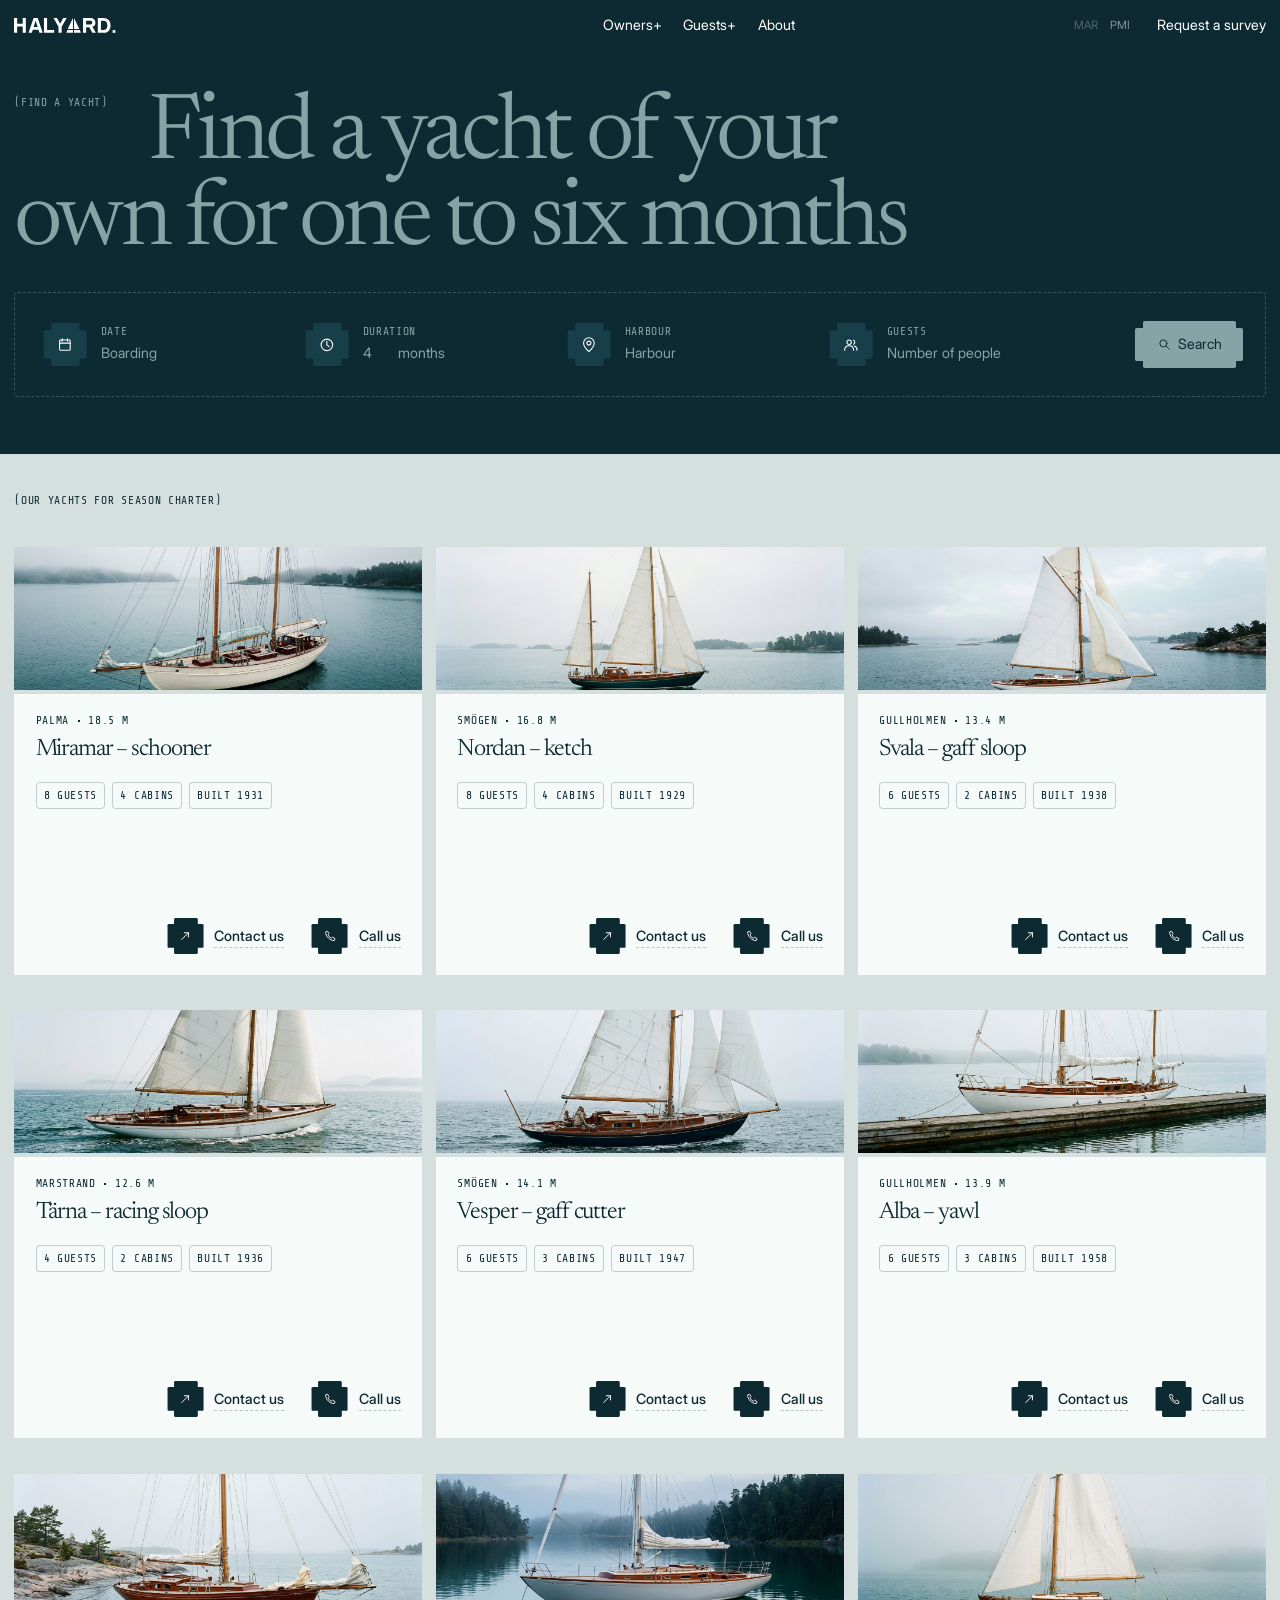
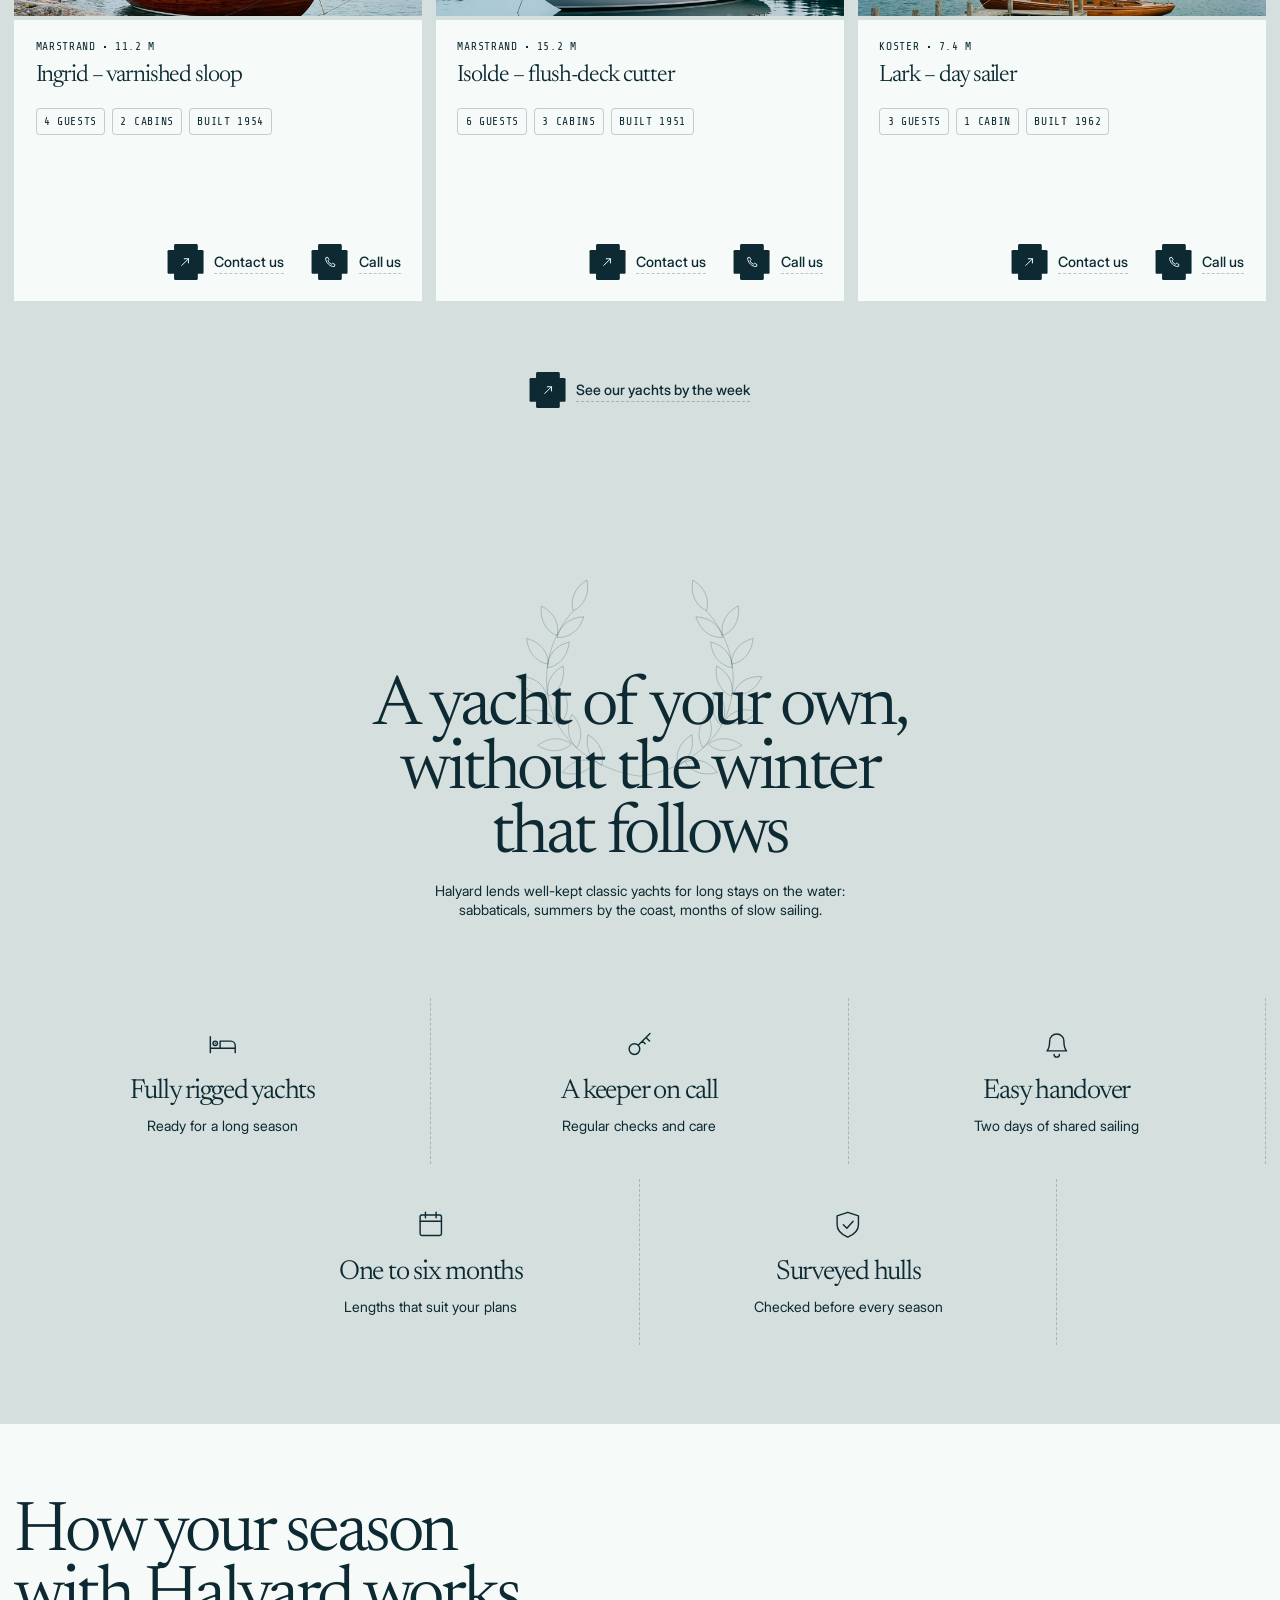
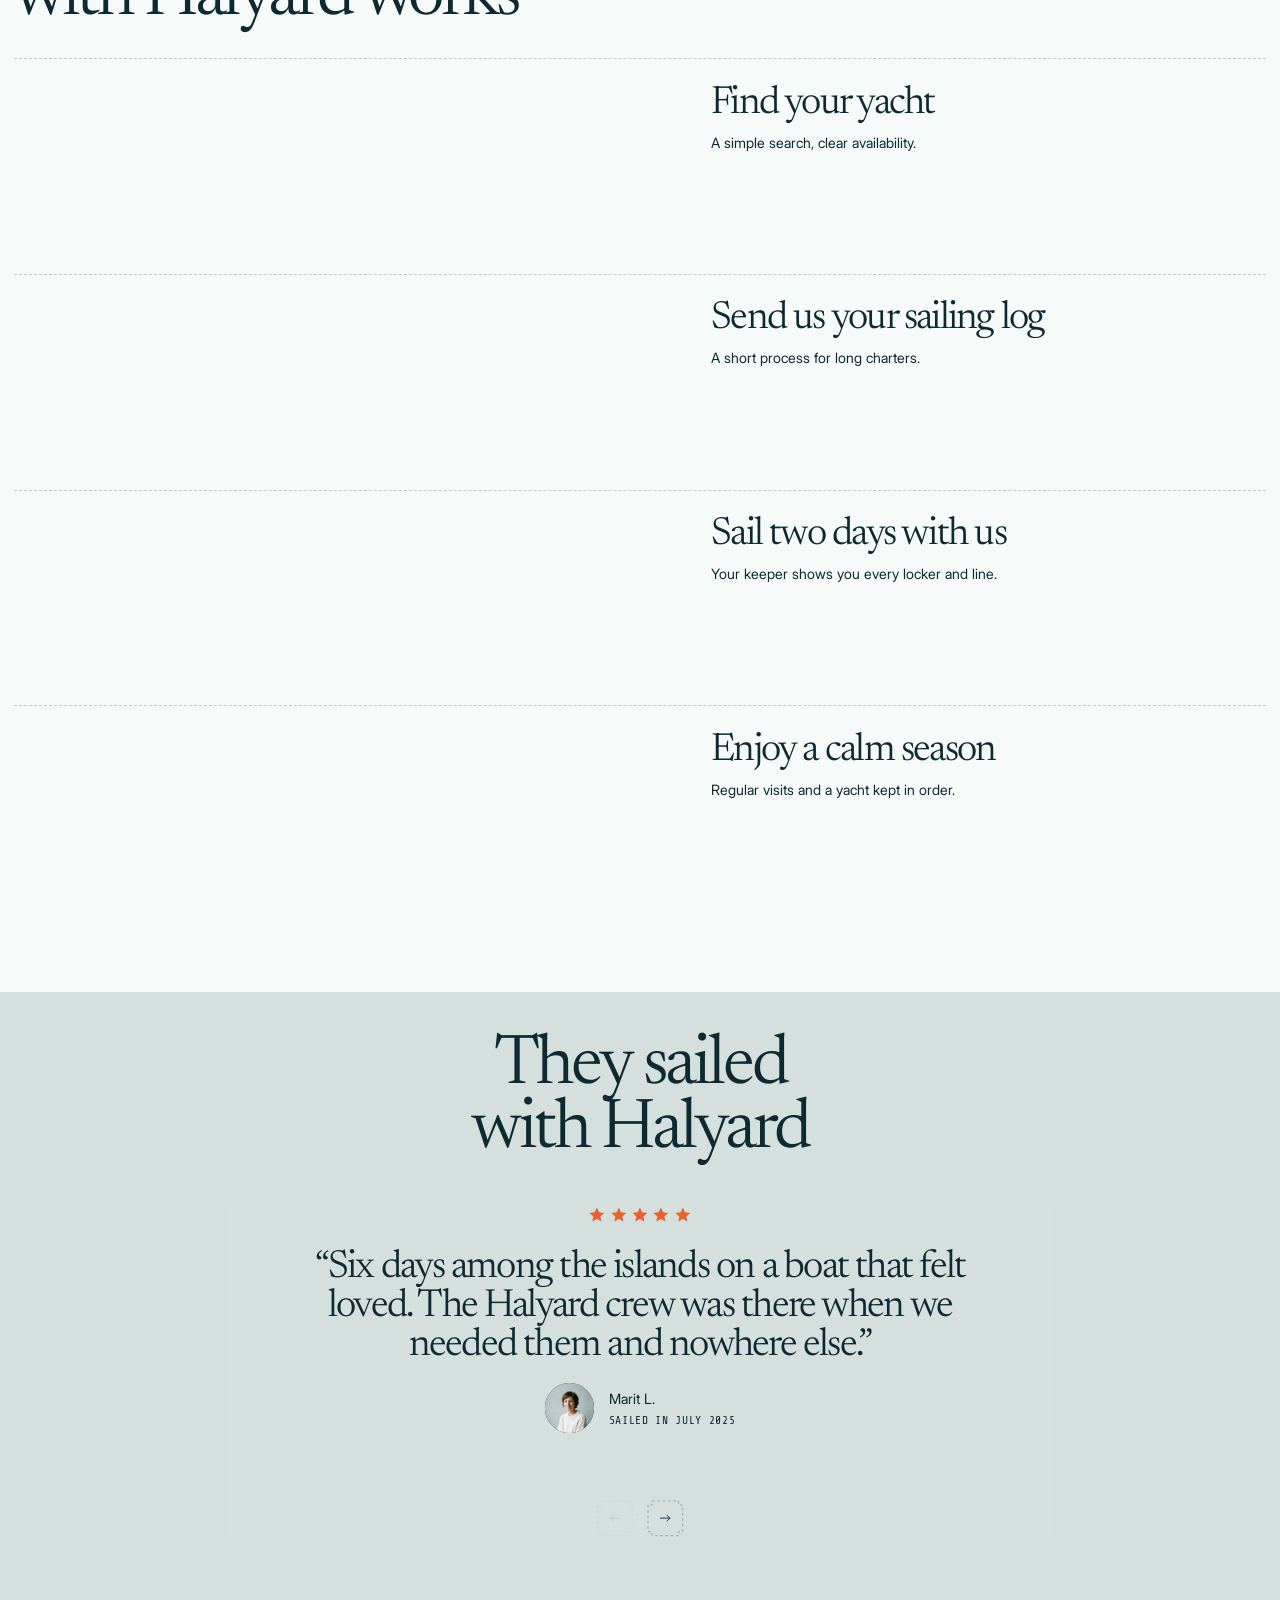
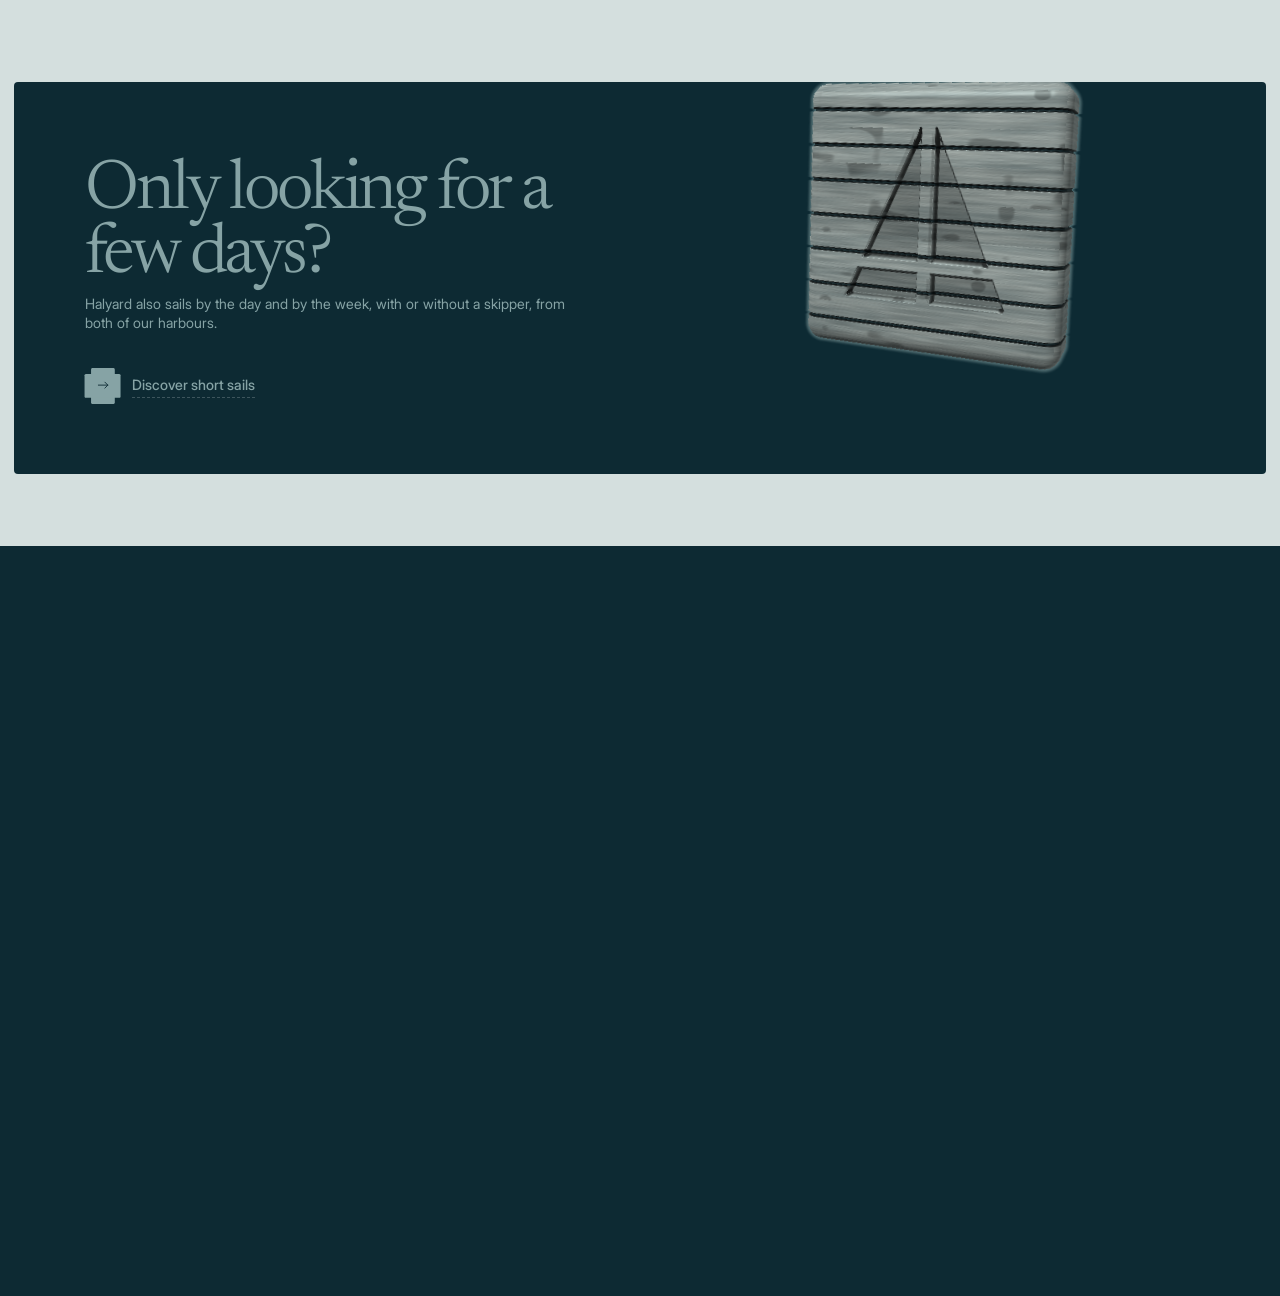
<file: season-charter.html>
<!doctype html>
<html lang="en" class="pre">
<head>
<meta charset="utf-8">
<meta name="viewport" content="width=device-width,initial-scale=1">
<title>Season charter — Halyard</title>
<meta name="description" content="Find a yacht of your own for one to six months">
<meta name="theme-color" content="#0d2a33">
<link rel="icon" href="assets/favicon.svg" type="image/svg+xml">
<link rel="stylesheet" href="css/style.css">
<noscript><style>html.pre .app{opacity:1}.gate{display:none}</style></noscript>
</head>
<body>
<div class="app">
<header class="c-header is-light" data-head="light">
<nav class="c-nav" aria-label="Main"><div class="container"><div class="nav-inner">
<a class="brand" href="index.html" aria-label="Halyard, home"><svg viewBox="0 0 1354 198" fill="currentColor" role="img" aria-label="Halyard"><g transform="translate(0 0)"><path fill-rule="evenodd" d="M0 0h42v77h74V0h42v198h-42v-84H42v84H0z"/></g><g transform="translate(194 0)"><path fill-rule="evenodd" d="M0 198 68 0h54l68 198h-44l-13-42H57l-13 42zM68 120h54L95 36z"/></g><g transform="translate(400 0)"><path fill-rule="evenodd" d="M0 0h42v160h94v38H0z"/></g><g transform="translate(528 0)"><path fill-rule="evenodd" d="M0 0h46l42 78 42-78h46l-67 118v80H67v-80z"/></g><g transform="translate(700 0)"><path fill-rule="evenodd" d="M0 198 13 160H88v38zM18 146 88 0v146zM102 0l72 146h-72zM102 160h79l11 38h-90z"/></g><g transform="translate(922 0)"><path fill-rule="evenodd" d="M0 0h96c42 0 70 24 70 62 0 28-15 48-40 56l46 80h-47l-41-75H42v75H0zM42 38v48h52c18 0 30-9 30-24s-12-24-30-24z"/></g><g transform="translate(1120 0)"><path fill-rule="evenodd" d="M0 0h78c56 0 92 38 92 99s-36 99-92 99H0zM42 38v122h34c33 0 52-23 52-61s-19-61-52-61z"/></g><g transform="translate(1318 0)"><path fill-rule="evenodd" d="M0 162h36v36H0z"/></g></svg></a>
<div class="nav-center"><ul class="nav-list">
<li><a class="nav-link" href="#" role="button" data-submenu="owners"><span>Owners</span><span>+</span></a></li>
<li><a class="nav-link" href="#" role="button" data-submenu="guests"><span>Guests</span><span>+</span></a></li>
<li><a class="nav-link" href="about.html"><span>About</span></a></li></ul></div>
<div class="nav-right"><div class="harbours " aria-label="Harbour"><a href="index.html" title="Halyard Marstrand" class="on" aria-current="true">mar</a><a href="palma.html" title="Halyard Palma">pmi</a></div><ul class="nav-list"><li><a class="nav-link" href="contact.html"><span>Request a survey</span></a></li></ul></div>
<a class="btn nav-toggle" href="#" role="button" aria-label="Open menu"><span class="btn-icon"><span class="icon"><svg viewBox="0 0 16 16" fill="none" aria-hidden="true"><path d="M8 2.5v11M2.5 8h11" stroke="currentColor" stroke-linecap="round"/></svg></span><span class="cross"><i></i><i></i></span></span></a>
</div></div></nav>
<div class="c-sub" aria-hidden="true"><div class="sub-wrap"><a class="sub-close btn" href="#" role="button" aria-label="Close menu"><span class="btn-icon"><span class="icon"><svg viewBox="0 0 16 16" fill="none" aria-hidden="true"><path d="m4 4 8 8M12 4l-8 8" stroke="currentColor" stroke-linecap="round"/></svg></span><span class="cross"><i></i><i></i></span></span></a>
<div class="sub-inner"><div class="sub-items"><div class="sub-item" data-submenu="owners"><div class="caps mb">(owners)</div><ul class="sub-list "><li><a class="sub-link" href="season-care.html">Season care</a></li><li><a class="sub-link" href="charter-management.html">Charter management</a></li><li><a class="sub-link" href="refit.html">Refit</a></li></ul><div class="sub-visuals"><div class="sub-visual"><div class="visual"><img class="cover" src="assets/img/port-2.jpg" alt="" loading="lazy"></div><div class="visual"><img class="cover" src="assets/img/port-3.jpg" alt="" loading="lazy"></div><div class="visual"><img class="cover" src="assets/img/port-4.jpg" alt="" loading="lazy"></div></div></div></div><div class="sub-item" data-submenu="guests"><div class="caps mb">(guests)</div><ul class="sub-list "><li><a class="sub-link on" aria-current="page" href="season-charter.html">Find a yacht</a></li><li><a class="sub-link" href="book-a-sail.html">Book a sail</a></li></ul></div><div class="sub-item" data-submenu="third"><div class="caps mb">(halyard)</div><ul class="sub-list "><li><a class="sub-link" href="about.html">About</a></li><li><a class="sub-link" href="contact.html">Contact</a></li></ul></div><div class="sub-item" data-submenu="social"><div class="caps mb">(social networks)</div><ul class="sub-list sm"><li><a class="sub-link" href="#">LinkedIn</a></li><li><a class="sub-link" href="#">Instagram</a></li><li><a class="sub-link" href="#">YouTube</a></li></ul></div><div class="harbours in-sub" aria-label="Harbour"><a href="index.html" title="Halyard Marstrand" class="on" aria-current="true">mar</a><a href="palma.html" title="Halyard Palma">pmi</a></div></div></div></div><div class="sub-overlay"></div></div>
</header>
<main class="">
<section class="hero-loc" data-head="light"><div class="container"><div class="hero-loc-inner"><div class="hero-title js-title"><div class="caps mb">(Find a yacht)</div><h1 class="t-lg">Find a yacht of your own for one to six months</h1></div><form class="filters-form js-filters"><div class="filters"><div class="filter-item"><div class="filter-icon"><span class="icon"><svg viewBox="0 0 40 40" fill="none" stroke="currentColor" stroke-width="2.4" stroke-linecap="round" stroke-linejoin="round" aria-hidden="true"><rect x="8" y="9" width="24" height="23" rx="2"/><path d="M8 16h24M14 6v6M26 6v6"/></svg></span><span class="cross"><i></i><i></i></span></div><div class="filter-content"><div class="caps">Date</div><div class="filter-value">Boarding</div></div><input class="filter-cal" type="text" readonly aria-label="Boarding date"></div><div class="filter-item"><div class="filter-icon"><span class="icon"><svg viewBox="0 0 40 40" fill="none" stroke="currentColor" stroke-width="2.4" stroke-linecap="round" stroke-linejoin="round" aria-hidden="true"><circle cx="20" cy="20" r="13"/><path d="M20 12v8l5 4"/></svg></span><span class="cross"><i></i><i></i></span></div><div class="filter-content"><div class="caps">Duration</div><div class="filter-dur"><input class="filter-input" inputmode="numeric" maxlength="2" placeholder="4" aria-label="Duration in months"><div class="filter-value">months</div></div></div></div><div class="filter-item"><div class="filter-icon"><span class="icon"><svg viewBox="0 0 40 40" fill="none" stroke="currentColor" stroke-width="2.4" stroke-linecap="round" stroke-linejoin="round" aria-hidden="true"><path d="M20 35s12-10 12-19a12 12 0 0 0-24 0c0 9 12 19 12 19Z"/><circle cx="20" cy="16" r="4.500"/></svg></span><span class="cross"><i></i><i></i></span></div><div class="filter-content"><div class="caps">Harbour</div><div class="filter-value">Harbour</div></div><select class="filter-select" id="f-place" aria-label="Harbour"></select></div><div class="filter-item"><div class="filter-icon"><span class="icon"><svg viewBox="0 0 40 40" fill="none" stroke="currentColor" stroke-width="2.4" stroke-linecap="round" stroke-linejoin="round" aria-hidden="true"><circle cx="16" cy="14" r="5"/><path d="M6 32c0-6 4-10 10-10s10 4 10 10M26 9.500a5 5 0 0 1 0 9M34 32c0-5-2-8-6-9.500"/></svg></span><span class="cross"><i></i><i></i></span></div><div class="filter-content"><div class="caps">Guests</div><div class="filter-value">Number of people</div></div><select class="filter-select" id="f-guests" aria-label="Number of people"></select></div></div><button class="btn-search"><span class="btn-search-inner"><span class="icon"><svg viewBox="0 0 40 40" fill="none" stroke="currentColor" stroke-width="2.6" stroke-linecap="round" stroke-linejoin="round" aria-hidden="true"><circle cx="18" cy="18" r="10"/><path d="m26 26 8 8"/></svg></span><span>Search</span></span></button></form></div></div></section><section class="locations u" data-head="dark"><div class="container"><div class="mb4"><div class="caps mb">(our yachts for season charter)</div></div><div class="grid loc-grid" data-type="season" aria-live="polite"></div><div class="actions"><a href="book-a-sail.html" class="btn "><span class="btn-inner"><span class="btn-icon"><span class="icon diag"><svg viewBox="0 0 16 16" fill="none" aria-hidden="true"><path d="M10 11.33 13.33 8 10 4.67M2.67 8h10.66" stroke="currentColor" stroke-linecap="round" stroke-linejoin="round"/></svg></span><span class="cross"><i></i><i></i></span></span><span class="btn-title">See our yachts by the week</span></span></a></div></div></section><section class="values u" data-head="dark"><div class="container"><div class="headline crowned"><div class="crown" aria-hidden="true"><svg viewBox="0 0 290 230" fill="none" stroke="currentColor"><g><path d="M145 214C96 208 40 172 40 106c0-34 14-60 30-78"/><path transform="translate(70 28) rotate(24)" d="M0 0c9-11 9-25 0-38-9 13-9 27 0 38Z"/><path transform="translate(52 56) rotate(-28)" d="M0 0c9-11 9-25 0-38-9 13-9 27 0 38Z"/><path transform="translate(52 58) rotate(52)" d="M0 0c9-11 9-25 0-38-9 13-9 27 0 38Z"/><path transform="translate(42 88) rotate(-40)" d="M0 0c9-11 9-25 0-38-9 13-9 27 0 38Z"/><path transform="translate(41 92) rotate(40)" d="M0 0c9-11 9-25 0-38-9 13-9 27 0 38Z"/><path transform="translate(40 122) rotate(-58)" d="M0 0c9-11 9-25 0-38-9 13-9 27 0 38Z"/><path transform="translate(42 124) rotate(26)" d="M0 0c9-11 9-25 0-38-9 13-9 27 0 38Z"/><path transform="translate(50 152) rotate(-74)" d="M0 0c9-11 9-25 0-38-9 13-9 27 0 38Z"/><path transform="translate(54 156) rotate(8)" d="M0 0c9-11 9-25 0-38-9 13-9 27 0 38Z"/><path transform="translate(68 178) rotate(-92)" d="M0 0c9-11 9-25 0-38-9 13-9 27 0 38Z"/><path transform="translate(74 182) rotate(-8)" d="M0 0c9-11 9-25 0-38-9 13-9 27 0 38Z"/><path transform="translate(94 198) rotate(-108)" d="M0 0c9-11 9-25 0-38-9 13-9 27 0 38Z"/><path transform="translate(102 202) rotate(-24)" d="M0 0c9-11 9-25 0-38-9 13-9 27 0 38Z"/></g><g transform="matrix(-1 0 0 1 290 0)"><path d="M145 214C96 208 40 172 40 106c0-34 14-60 30-78"/><path transform="translate(70 28) rotate(24)" d="M0 0c9-11 9-25 0-38-9 13-9 27 0 38Z"/><path transform="translate(52 56) rotate(-28)" d="M0 0c9-11 9-25 0-38-9 13-9 27 0 38Z"/><path transform="translate(52 58) rotate(52)" d="M0 0c9-11 9-25 0-38-9 13-9 27 0 38Z"/><path transform="translate(42 88) rotate(-40)" d="M0 0c9-11 9-25 0-38-9 13-9 27 0 38Z"/><path transform="translate(41 92) rotate(40)" d="M0 0c9-11 9-25 0-38-9 13-9 27 0 38Z"/><path transform="translate(40 122) rotate(-58)" d="M0 0c9-11 9-25 0-38-9 13-9 27 0 38Z"/><path transform="translate(42 124) rotate(26)" d="M0 0c9-11 9-25 0-38-9 13-9 27 0 38Z"/><path transform="translate(50 152) rotate(-74)" d="M0 0c9-11 9-25 0-38-9 13-9 27 0 38Z"/><path transform="translate(54 156) rotate(8)" d="M0 0c9-11 9-25 0-38-9 13-9 27 0 38Z"/><path transform="translate(68 178) rotate(-92)" d="M0 0c9-11 9-25 0-38-9 13-9 27 0 38Z"/><path transform="translate(74 182) rotate(-8)" d="M0 0c9-11 9-25 0-38-9 13-9 27 0 38Z"/><path transform="translate(94 198) rotate(-108)" d="M0 0c9-11 9-25 0-38-9 13-9 27 0 38Z"/><path transform="translate(102 202) rotate(-24)" d="M0 0c9-11 9-25 0-38-9 13-9 27 0 38Z"/></g></svg></div><h2 class="t-md">A yacht of your own, <br>without the winter <br>that follows</h2><p class="intro">Halyard lends well-kept classic yachts for long stays on the water: sabbaticals, summers by the coast, months of slow sailing.</p></div><div class="values-list"><div class="value"><svg viewBox="0 0 40 40" fill="none" stroke="currentColor" stroke-width="1.6" stroke-linecap="round" stroke-linejoin="round" aria-hidden="true"><path d="M6 30V12M6 25h28v5M34 25v-3a5 5 0 0 0-5-5H17v8M11.500 19.500h.01"/><circle cx="11.500" cy="19.500" r="2.500"/></svg><div class="value-c"><div class="serif t-xxs">Fully rigged yachts</div><p>Ready for a long season</p></div></div><div class="value"><svg viewBox="0 0 40 40" fill="none" stroke="currentColor" stroke-width="1.6" stroke-linecap="round" stroke-linejoin="round" aria-hidden="true"><circle cx="14" cy="26" r="6"/><path d="m18.500 21.500 13-13M27 13l4 4M23 17l3 3"/></svg><div class="value-c"><div class="serif t-xxs">A keeper on call</div><p>Regular checks and care</p></div></div><div class="value"><svg viewBox="0 0 40 40" fill="none" stroke="currentColor" stroke-width="1.6" stroke-linecap="round" stroke-linejoin="round" aria-hidden="true"><path d="M9 28h22c-3-3-3-6-3-11a8 8 0 0 0-16 0c0 5 0 8-3 11ZM17 32a3 3 0 0 0 6 0"/></svg><div class="value-c"><div class="serif t-xxs">Easy handover</div><p>Two days of shared sailing</p></div></div><div class="value"><svg viewBox="0 0 40 40" fill="none" stroke="currentColor" stroke-width="1.6" stroke-linecap="round" stroke-linejoin="round" aria-hidden="true"><rect x="8" y="9" width="24" height="23" rx="2"/><path d="M8 16h24M14 6v6M26 6v6"/></svg><div class="value-c"><div class="serif t-xxs">One to six months</div><p>Lengths that suit your plans</p></div></div><div class="value"><svg viewBox="0 0 40 40" fill="none" stroke="currentColor" stroke-width="1.6" stroke-linecap="round" stroke-linejoin="round" aria-hidden="true"><path d="M20 6 32 10v10c0 7-5 11-12 14-7-3-12-7-12-14V10zM15 20l4 4 7-8"/></svg><div class="value-c"><div class="serif t-xxs">Surveyed hulls</div><p>Checked before every season</p></div></div></div></div></section><section class="steps u" data-head="dark"><div class="container"><div class="headline left"><h2 class="t-md">How your season with Halyard works</h2></div><div class="steps-list"><div class="step"><div class="step-n">01</div><div class="step-c"><h3 class="t-xs">Find your yacht</h3><p>A simple search, clear availability.</p></div></div><div class="step"><div class="step-n">02</div><div class="step-c"><h3 class="t-xs">Send us your sailing log</h3><p>A short process for long charters.</p></div></div><div class="step"><div class="step-n">03</div><div class="step-c"><h3 class="t-xs">Sail two days with us</h3><p>Your keeper shows you every locker and line.</p></div></div><div class="step"><div class="step-n">04</div><div class="step-c"><h3 class="t-xs">Enjoy a calm season</h3><p>Regular visits and a yacht kept in order.</p></div></div></div></div></section><section class="testimonies u" data-head="dark"><div class="container"><div class="headline"><h2 class="t-md">They sailed <br>with Halyard</h2></div><div class="tst js-slider"><div class="swiper"><div class="swiper-track"><div class="swiper-slide"><div class="tst-slide"><div class="rating" role="img" aria-label="5 out of 5"><svg viewBox="0 0 20 20" fill="currentColor" aria-hidden="true"><path d="m10 1.800 2.450 5.350 5.850.65-4.350 3.950 1.200 5.750L10 14.600l-5.150 2.900 1.200-5.750L1.700 7.800l5.850-.65z"/></svg><svg viewBox="0 0 20 20" fill="currentColor" aria-hidden="true"><path d="m10 1.800 2.450 5.350 5.850.65-4.350 3.950 1.200 5.750L10 14.600l-5.150 2.900 1.200-5.750L1.700 7.800l5.850-.65z"/></svg><svg viewBox="0 0 20 20" fill="currentColor" aria-hidden="true"><path d="m10 1.800 2.450 5.350 5.850.65-4.350 3.950 1.200 5.750L10 14.600l-5.150 2.900 1.200-5.750L1.700 7.800l5.850-.65z"/></svg><svg viewBox="0 0 20 20" fill="currentColor" aria-hidden="true"><path d="m10 1.800 2.450 5.350 5.850.65-4.350 3.950 1.200 5.750L10 14.600l-5.150 2.900 1.200-5.750L1.700 7.800l5.850-.65z"/></svg><svg viewBox="0 0 20 20" fill="currentColor" aria-hidden="true"><path d="m10 1.800 2.450 5.350 5.850.65-4.350 3.950 1.200 5.750L10 14.600l-5.150 2.900 1.200-5.750L1.700 7.800l5.850-.65z"/></svg></div><div class="tst-text"><blockquote class="serif t-xs">“Six days among the islands on a boat that felt loved. The Halyard crew was there when we needed them and nowhere else.”</blockquote></div><div class="author"><div class="avatar"><img class="cover" src="assets/img/face-1.jpg" alt="" loading="lazy"></div><div><div>Marit L.</div><div class="caps">Sailed in July 2025</div></div></div></div></div><div class="swiper-slide"><div class="tst-slide"><div class="rating" role="img" aria-label="5 out of 5"><svg viewBox="0 0 20 20" fill="currentColor" aria-hidden="true"><path d="m10 1.800 2.450 5.350 5.850.65-4.350 3.950 1.200 5.750L10 14.600l-5.150 2.900 1.200-5.750L1.700 7.800l5.850-.65z"/></svg><svg viewBox="0 0 20 20" fill="currentColor" aria-hidden="true"><path d="m10 1.800 2.450 5.350 5.850.65-4.350 3.950 1.200 5.750L10 14.600l-5.150 2.900 1.200-5.750L1.700 7.800l5.850-.65z"/></svg><svg viewBox="0 0 20 20" fill="currentColor" aria-hidden="true"><path d="m10 1.800 2.450 5.350 5.850.65-4.350 3.950 1.200 5.750L10 14.600l-5.150 2.900 1.200-5.750L1.700 7.800l5.850-.65z"/></svg><svg viewBox="0 0 20 20" fill="currentColor" aria-hidden="true"><path d="m10 1.800 2.450 5.350 5.850.65-4.350 3.950 1.200 5.750L10 14.600l-5.150 2.900 1.200-5.750L1.700 7.800l5.850-.65z"/></svg><svg viewBox="0 0 20 20" fill="currentColor" aria-hidden="true"><path d="m10 1.800 2.450 5.350 5.850.65-4.350 3.950 1.200 5.750L10 14.600l-5.150 2.900 1.200-5.750L1.700 7.800l5.850-.65z"/></svg></div><div class="tst-text"><blockquote class="serif t-xs">“We stepped aboard with two bags. Everything else was already stowed.”</blockquote></div><div class="author"><div class="avatar"><img class="cover" src="assets/img/face-2.jpg" alt="" loading="lazy"></div><div><div>Gerard P.</div><div class="caps">Sailed in June 2025</div></div></div></div></div><div class="swiper-slide"><div class="tst-slide"><div class="rating" role="img" aria-label="4 out of 5"><svg viewBox="0 0 20 20" fill="currentColor" aria-hidden="true"><path d="m10 1.800 2.450 5.350 5.850.65-4.350 3.950 1.200 5.750L10 14.600l-5.150 2.900 1.200-5.750L1.700 7.800l5.850-.65z"/></svg><svg viewBox="0 0 20 20" fill="currentColor" aria-hidden="true"><path d="m10 1.800 2.450 5.350 5.850.65-4.350 3.950 1.200 5.750L10 14.600l-5.150 2.900 1.200-5.750L1.700 7.800l5.850-.65z"/></svg><svg viewBox="0 0 20 20" fill="currentColor" aria-hidden="true"><path d="m10 1.800 2.450 5.350 5.850.65-4.350 3.950 1.200 5.750L10 14.600l-5.150 2.900 1.200-5.750L1.700 7.800l5.850-.65z"/></svg><svg viewBox="0 0 20 20" fill="currentColor" aria-hidden="true"><path d="m10 1.800 2.450 5.350 5.850.65-4.350 3.950 1.200 5.750L10 14.600l-5.150 2.900 1.200-5.750L1.700 7.800l5.850-.65z"/></svg></div><div class="tst-text"><blockquote class="serif t-xs">“The kindest briefing, the cleanest bilge and a yacht you want to stay on.”</blockquote></div><div class="author"><div class="avatar"><img class="cover" src="assets/img/face-3.jpg" alt="" loading="lazy"></div><div><div>Inês R.</div><div class="caps">Sailed in September 2024</div></div></div></div></div></div></div><div class="swiper-nav"><button type="button" class="prev" aria-label="Previous"><svg class="ring" viewBox="0 0 48 48" fill="none" aria-hidden="true"><path d="M9 4.500h30V9h4.500v30H39v4.500H9V39H4.500V9H9z" stroke="currentColor" stroke-opacity=".35" stroke-dasharray="3 3"/></svg><span class="arr" style="display:block;position:relative"><svg viewBox="0 0 16 16" fill="none" aria-hidden="true"><path d="M10 11.33 13.33 8 10 4.67M2.67 8h10.66" stroke="currentColor" stroke-linecap="round" stroke-linejoin="round"/></svg></span></button><button type="button" class="next" aria-label="Next"><svg class="ring" viewBox="0 0 48 48" fill="none" aria-hidden="true"><path d="M9 4.500h30V9h4.500v30H39v4.500H9V39H4.500V9H9z" stroke="currentColor" stroke-opacity=".35" stroke-dasharray="3 3"/></svg><span class="arr" style="display:block;position:relative"><svg viewBox="0 0 16 16" fill="none" aria-hidden="true"><path d="M10 11.33 13.33 8 10 4.67M2.67 8h10.66" stroke="currentColor" stroke-linecap="round" stroke-linejoin="round"/></svg></span></button></div></div></div></section><section class="discover u" data-head="dark"><div class="container"><div class="discover-card" data-head="light"><div class="discover-cube"><div class="cube fluid"></div></div><div class="discover-c"><h2 class="t-md">Only looking for a few days?</h2><p>Halyard also sails by the day and by the week, with or without a skipper, from both of our harbours.</p><div class="mt4"><a href="book-a-sail.html" class="btn tide"><span class="btn-inner"><span class="btn-icon"><span class="icon"><svg viewBox="0 0 16 16" fill="none" aria-hidden="true"><path d="M10 11.33 13.33 8 10 4.67M2.67 8h10.66" stroke="currentColor" stroke-linecap="round" stroke-linejoin="round"/></svg></span><span class="cross"><i></i><i></i></span></span><span class="btn-title">Discover short sails</span></span></a></div></div></div></div></section>
</main>
<footer class="c-footer"><div class="foot-wrap"><div class="container">
<div class="foot-nav"><div class="grid"><div class="foot-col"><div class="line w"></div><div class="caps ">(owners)</div><ul class="foot-list"><li><a class="foot-link" href="season-care.html">Season care</a></li><li><a class="foot-link" href="charter-management.html">Charter management</a></li><li><a class="foot-link" href="refit.html">Refit</a></li></ul></div><div class="foot-col"><div class="line w"></div><div class="caps ">(guests)</div><ul class="foot-list"><li><a class="foot-link on" aria-current="page" href="season-charter.html">Find a yacht</a></li><li><a class="foot-link" href="book-a-sail.html">Book a sail</a></li></ul></div><div class="foot-col"><div class="line w"></div><div class="caps ">(halyard)</div><ul class="foot-list"><li><a class="foot-link" href="about.html">About</a></li><li><a class="foot-link" href="contact.html">Contact</a></li></ul></div><div class="foot-col"><div class="line w"></div><div class="caps ">(social networks)</div><ul class="foot-list"><li><a class="foot-link" href="#">LinkedIn</a></li><li><a class="foot-link" href="#">Instagram</a></li><li><a class="foot-link" href="#">YouTube</a></li></ul></div></div></div>
<div class="foot-cube"><div class="cube lg"></div></div>
<div class="foot-harb"><div class="harbours " aria-label="Harbour"><a href="index.html" title="Halyard Marstrand" class="on" aria-current="true">mar</a><a href="palma.html" title="Halyard Palma">pmi</a></div></div>
<div class="foot-btm"><div>©2026 Halyard</div><div class="line w"></div><ul><li><a href="legal.html">Legal information</a></li><li><a href="privacy.html">Confidentiality</a></li></ul><span class="credit">Made on the quay</span></div>
<div class="foot-brand"><svg viewBox="0 0 1354 198" fill="currentColor" role="img" aria-label="Halyard"><g transform="translate(0 0)"><path fill-rule="evenodd" d="M0 0h42v77h74V0h42v198h-42v-84H42v84H0z"/></g><g transform="translate(194 0)"><path fill-rule="evenodd" d="M0 198 68 0h54l68 198h-44l-13-42H57l-13 42zM68 120h54L95 36z"/></g><g transform="translate(400 0)"><path fill-rule="evenodd" d="M0 0h42v160h94v38H0z"/></g><g transform="translate(528 0)"><path fill-rule="evenodd" d="M0 0h46l42 78 42-78h46l-67 118v80H67v-80z"/></g><g transform="translate(700 0)"><path fill-rule="evenodd" d="M0 198 13 160H88v38zM18 146 88 0v146zM102 0l72 146h-72zM102 160h79l11 38h-90z"/></g><g transform="translate(922 0)"><path fill-rule="evenodd" d="M0 0h96c42 0 70 24 70 62 0 28-15 48-40 56l46 80h-47l-41-75H42v75H0zM42 38v48h52c18 0 30-9 30-24s-12-24-30-24z"/></g><g transform="translate(1120 0)"><path fill-rule="evenodd" d="M0 0h78c56 0 92 38 92 99s-36 99-92 99H0zM42 38v122h34c33 0 52-23 52-61s-19-61-52-61z"/></g><g transform="translate(1318 0)"><path fill-rule="evenodd" d="M0 162h36v36H0z"/></g></svg></div>
</div></div></footer>
</div>
<script src="js/yachts.js"></script>
<script src="js/main.js"></script>
</body>
</html>
</file>
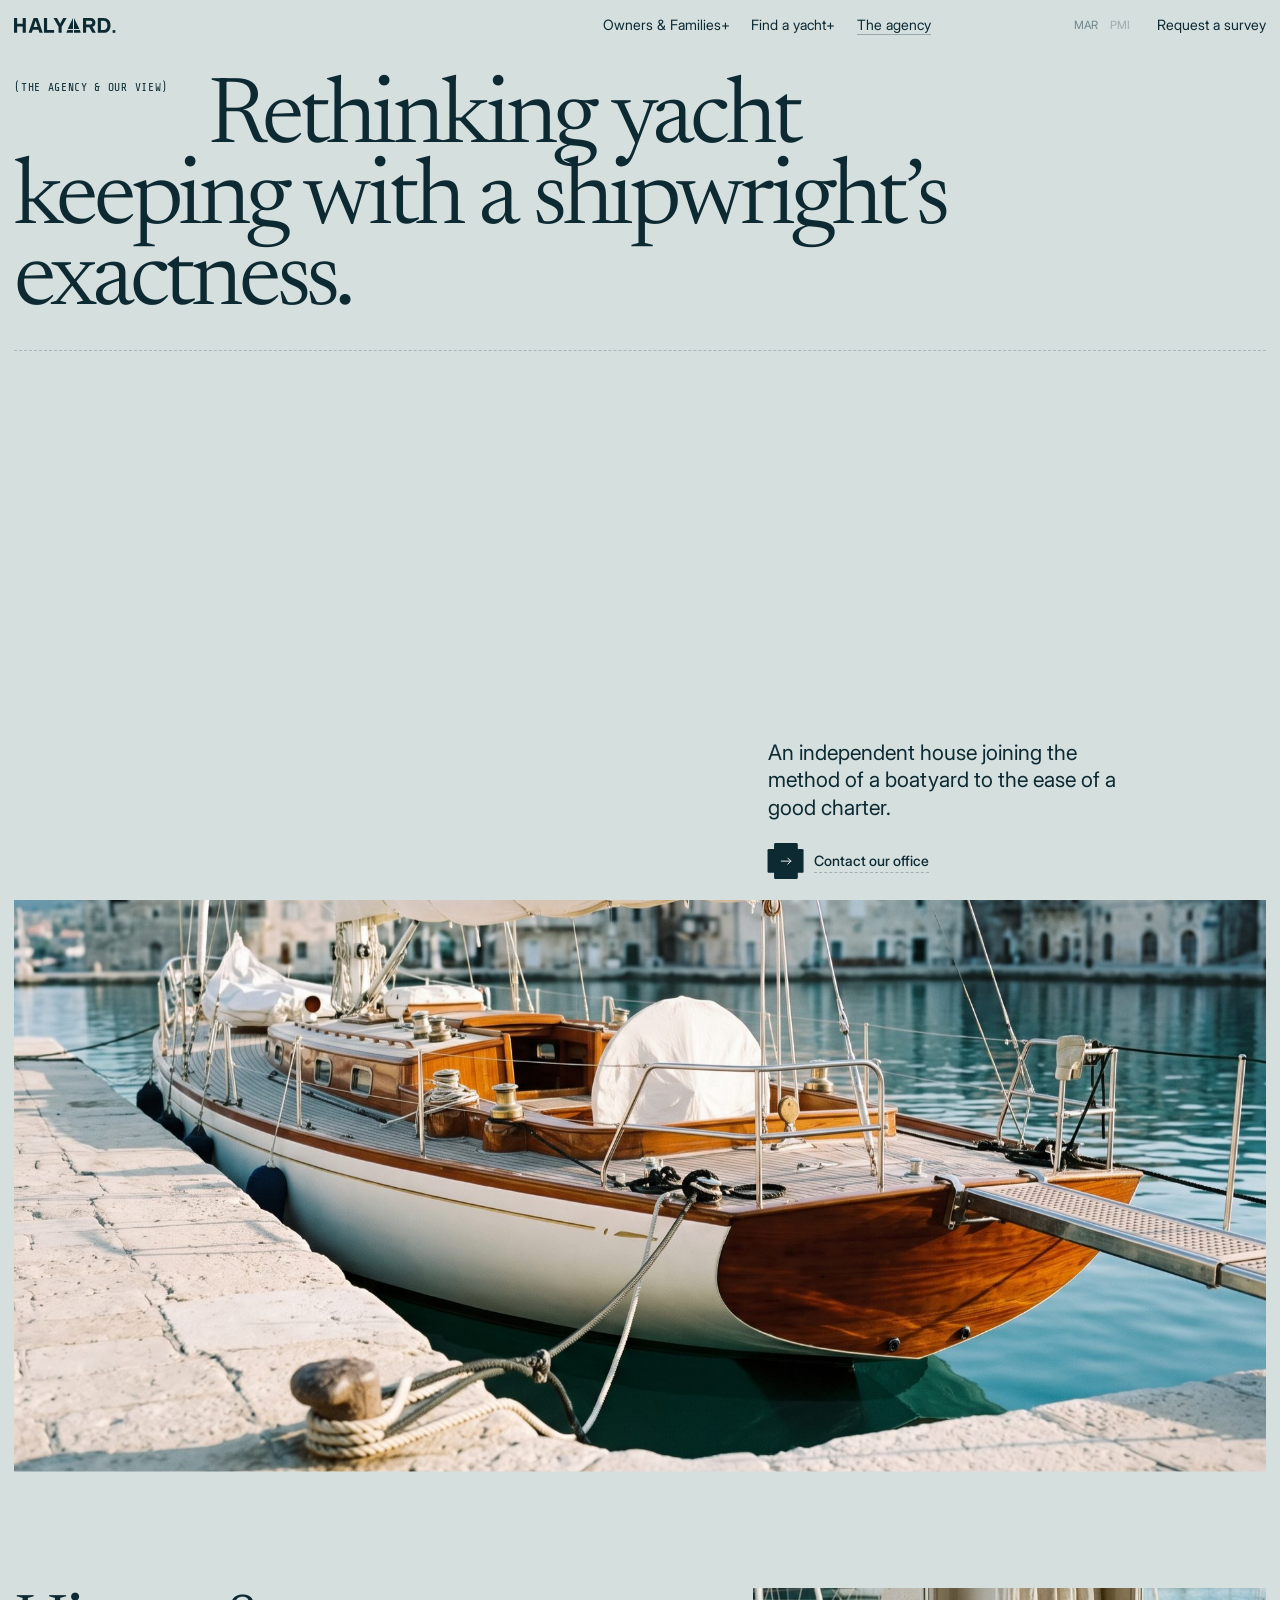
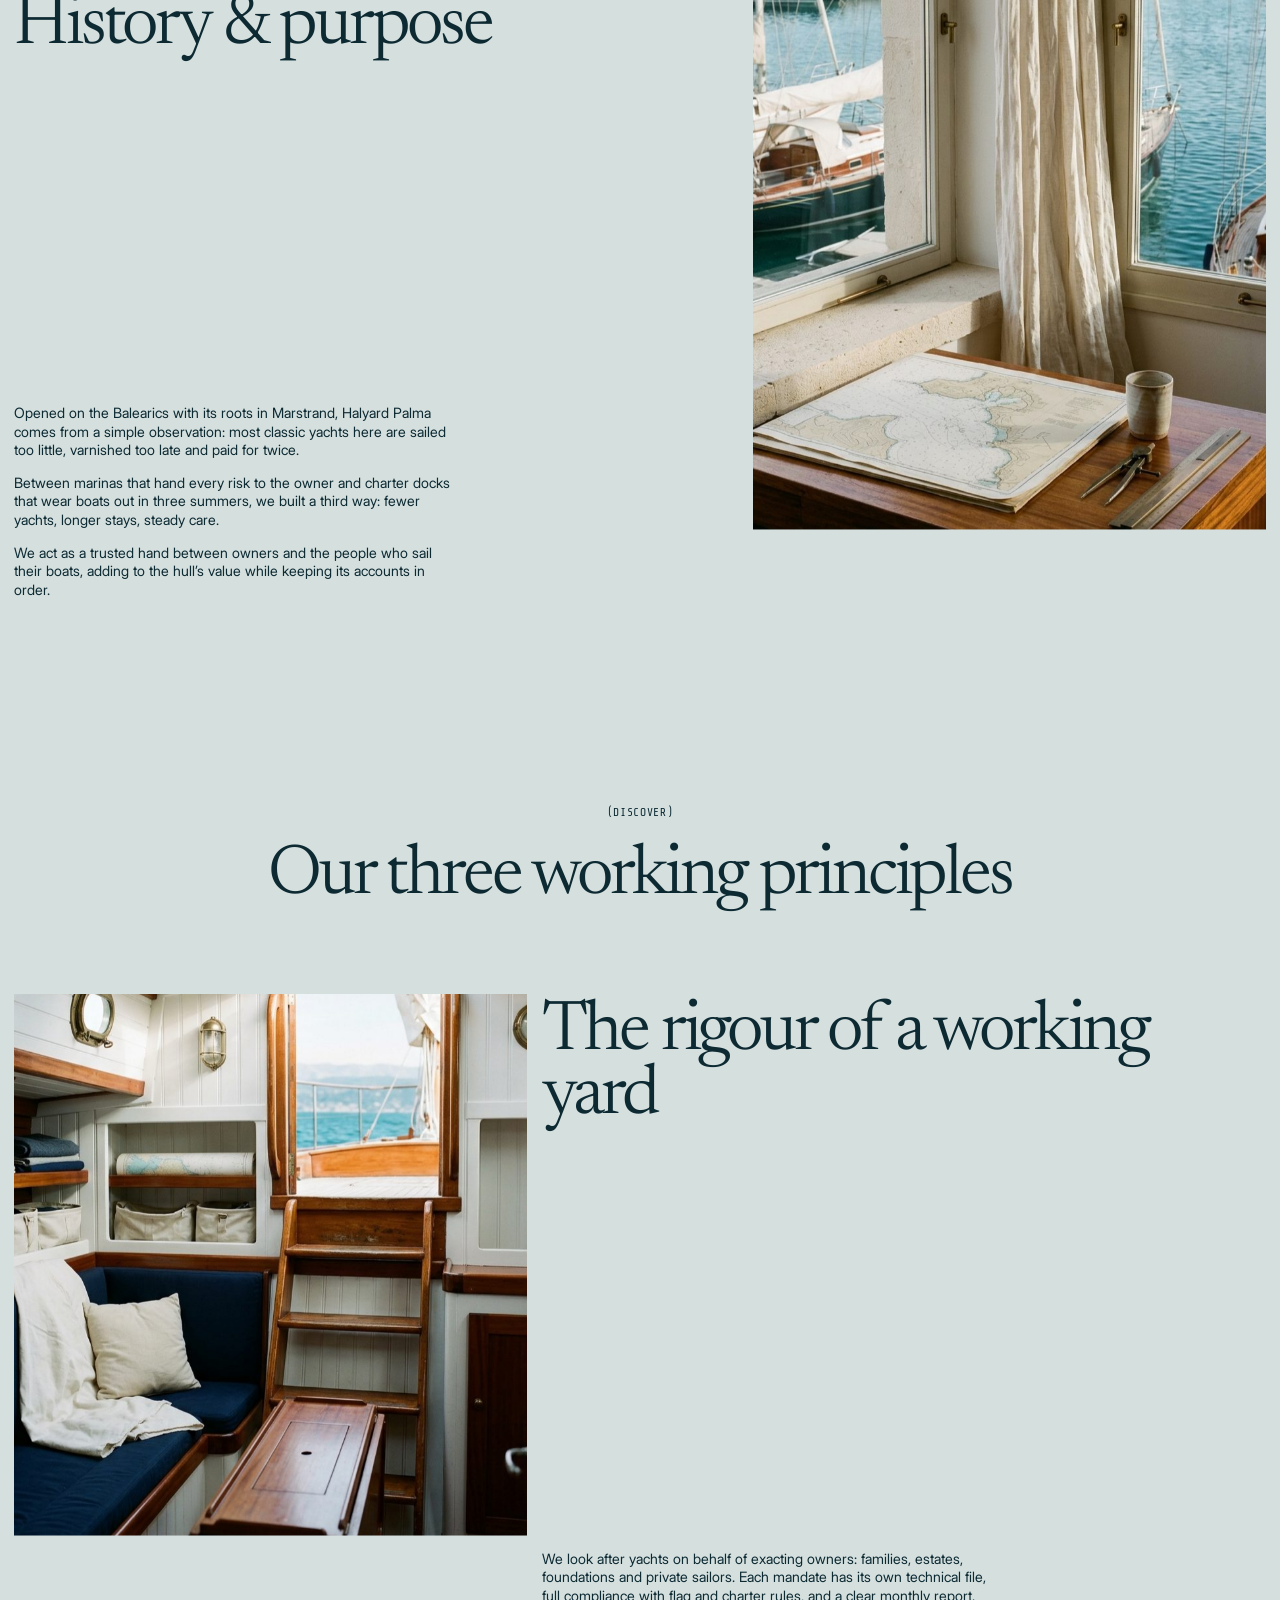
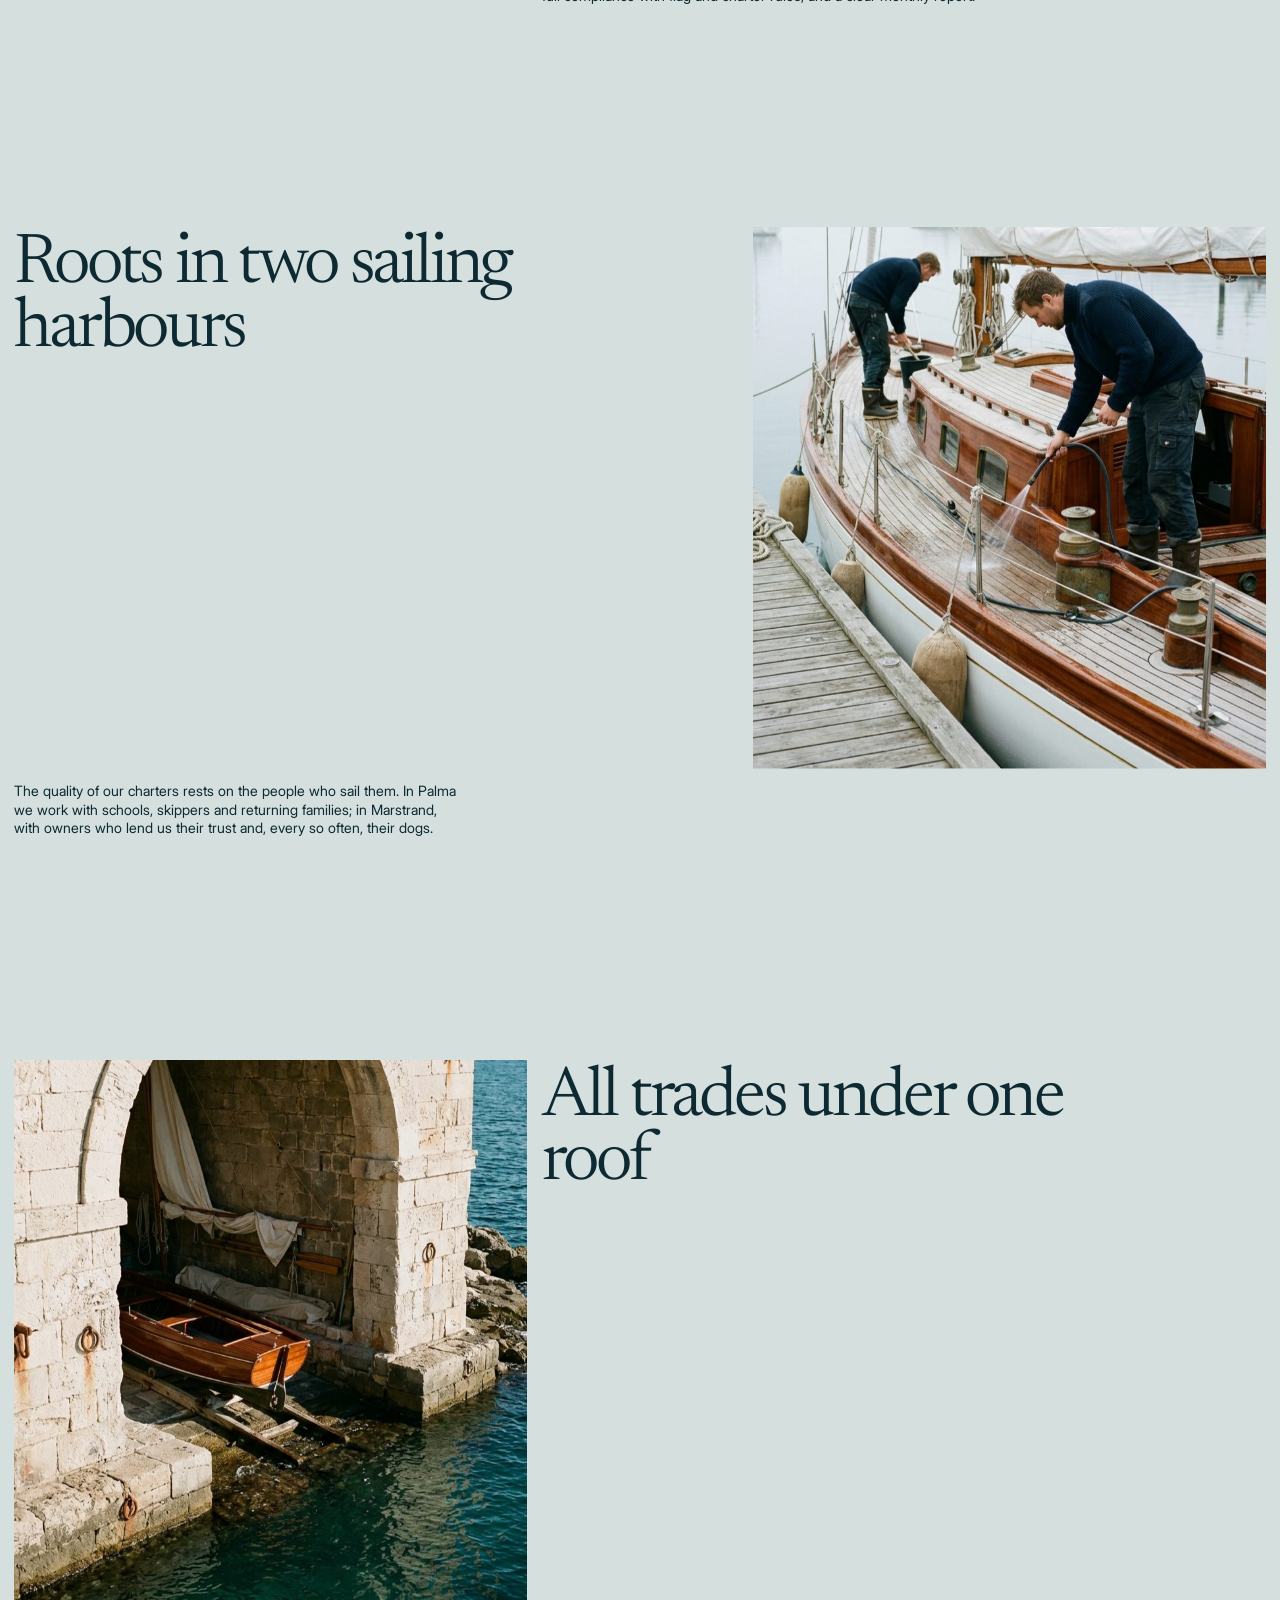
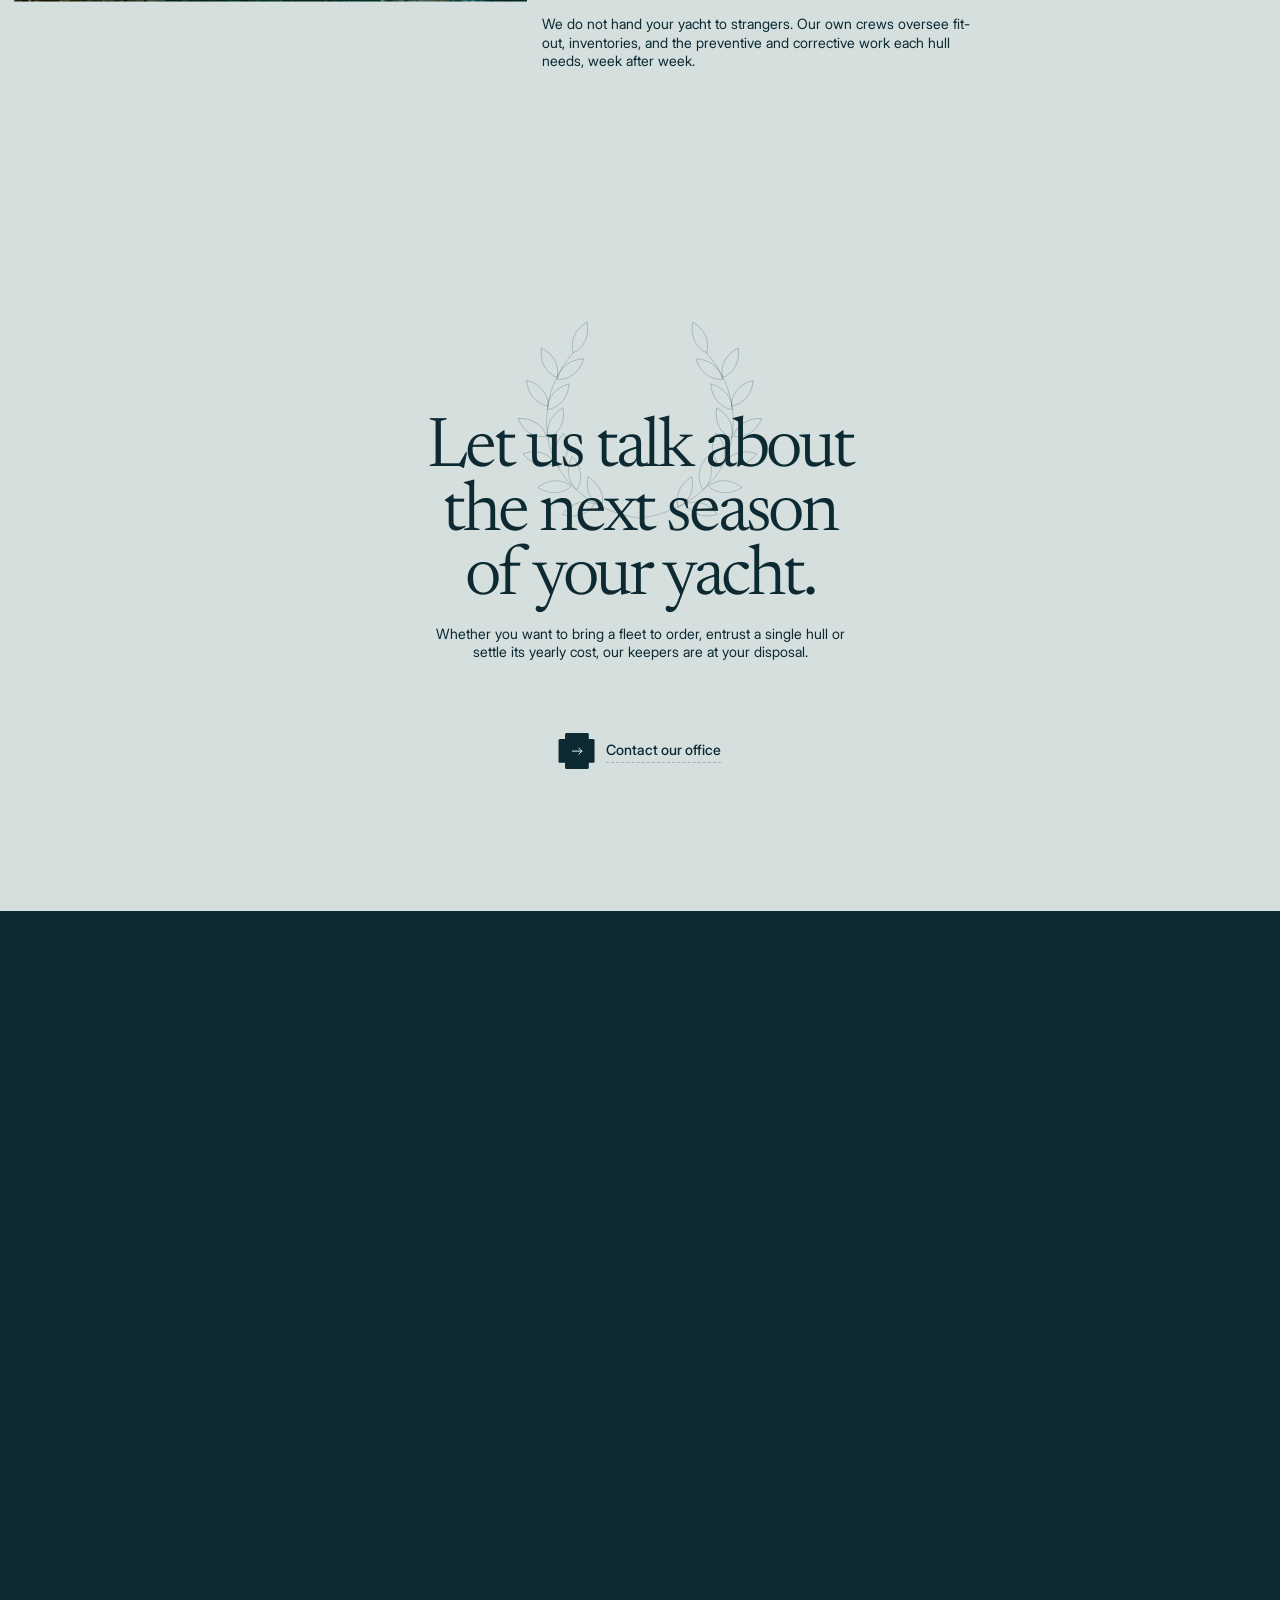
<file: the-agency.html>
<!doctype html>
<html lang="en" class="pre">
<head>
<meta charset="utf-8">
<meta name="viewport" content="width=device-width,initial-scale=1">
<title>The agency — Halyard Palma</title>
<meta name="description" content="History and principles of Halyard Palma.">
<meta name="theme-color" content="#0d2a33">
<link rel="icon" href="assets/favicon.svg" type="image/svg+xml">
<link rel="stylesheet" href="css/style.css">
<noscript><style>html.pre .app{opacity:1}.gate{display:none}</style></noscript>
</head>
<body>
<div class="app">
<header class="c-header is-dark" data-head="dark">
<nav class="c-nav" aria-label="Main"><div class="container"><div class="nav-inner">
<a class="brand" href="palma.html" aria-label="Halyard, home"><svg viewBox="0 0 1354 198" fill="currentColor" role="img" aria-label="Halyard"><g transform="translate(0 0)"><path fill-rule="evenodd" d="M0 0h42v77h74V0h42v198h-42v-84H42v84H0z"/></g><g transform="translate(194 0)"><path fill-rule="evenodd" d="M0 198 68 0h54l68 198h-44l-13-42H57l-13 42zM68 120h54L95 36z"/></g><g transform="translate(400 0)"><path fill-rule="evenodd" d="M0 0h42v160h94v38H0z"/></g><g transform="translate(528 0)"><path fill-rule="evenodd" d="M0 0h46l42 78 42-78h46l-67 118v80H67v-80z"/></g><g transform="translate(700 0)"><path fill-rule="evenodd" d="M0 198 13 160H88v38zM18 146 88 0v146zM102 0l72 146h-72zM102 160h79l11 38h-90z"/></g><g transform="translate(922 0)"><path fill-rule="evenodd" d="M0 0h96c42 0 70 24 70 62 0 28-15 48-40 56l46 80h-47l-41-75H42v75H0zM42 38v48h52c18 0 30-9 30-24s-12-24-30-24z"/></g><g transform="translate(1120 0)"><path fill-rule="evenodd" d="M0 0h78c56 0 92 38 92 99s-36 99-92 99H0zM42 38v122h34c33 0 52-23 52-61s-19-61-52-61z"/></g><g transform="translate(1318 0)"><path fill-rule="evenodd" d="M0 162h36v36H0z"/></g></svg></a>
<div class="nav-center"><ul class="nav-list">
<li><a class="nav-link" href="#" role="button" data-submenu="owners"><span>Owners &amp; Families</span><span>+</span></a></li>
<li><a class="nav-link" href="#" role="button" data-submenu="guests"><span>Find a yacht</span><span>+</span></a></li>
<li><a class="nav-link on" aria-current="page" href="the-agency.html"><span>The agency</span></a></li></ul></div>
<div class="nav-right"><div class="harbours " aria-label="Harbour"><a href="index.html" title="Halyard Marstrand">mar</a><a href="palma.html" title="Halyard Palma" class="on" aria-current="true">pmi</a></div><ul class="nav-list"><li><a class="nav-link" href="contact.html"><span>Request a survey</span></a></li></ul></div>
<a class="btn nav-toggle" href="#" role="button" aria-label="Open menu"><span class="btn-icon"><span class="icon"><svg viewBox="0 0 16 16" fill="none" aria-hidden="true"><path d="M8 2.5v11M2.5 8h11" stroke="currentColor" stroke-linecap="round"/></svg></span><span class="cross"><i></i><i></i></span></span></a>
</div></div></nav>
<div class="c-sub" aria-hidden="true"><div class="sub-wrap"><a class="sub-close btn" href="#" role="button" aria-label="Close menu"><span class="btn-icon"><span class="icon"><svg viewBox="0 0 16 16" fill="none" aria-hidden="true"><path d="m4 4 8 8M12 4l-8 8" stroke="currentColor" stroke-linecap="round"/></svg></span><span class="cross"><i></i><i></i></span></span></a>
<div class="sub-inner"><div class="sub-items"><div class="sub-item" data-submenu="owners"><div class="caps mb">(owners &amp; families)</div><ul class="sub-list "><li><a class="sub-link" href="our-model.html">Our model</a></li><li><a class="sub-link" href="season-care.html">Season care</a></li><li><a class="sub-link" href="refit.html">Refit</a></li></ul><div class="sub-visuals"><div class="sub-visual"><div class="visual"><img class="cover" src="assets/img/portpalma-4.jpg" alt="" loading="lazy"></div><div class="visual"><img class="cover" src="assets/img/portpalma-1.jpg" alt="" loading="lazy"></div><div class="visual"><img class="cover" src="assets/img/portpalma-5.jpg" alt="" loading="lazy"></div></div></div></div><div class="sub-item" data-submenu="guests"><div class="caps mb">(find a yacht)</div><ul class="sub-list "><li><a class="sub-link" href="season-charter.html">Season charter</a></li><li><a class="sub-link" href="book-a-sail.html">Book a sail</a></li></ul></div><div class="sub-item" data-submenu="third"><div class="caps mb">(halyard palma)</div><ul class="sub-list "><li><a class="sub-link on" aria-current="page" href="the-agency.html">The agency</a></li><li><a class="sub-link" href="contact.html">Contact</a></li></ul></div><div class="sub-item" data-submenu="social"><div class="caps mb">(social networks)</div><ul class="sub-list sm"><li><a class="sub-link" href="#">LinkedIn</a></li><li><a class="sub-link" href="#">Instagram</a></li><li><a class="sub-link" href="#">YouTube</a></li></ul></div><div class="harbours in-sub" aria-label="Harbour"><a href="index.html" title="Halyard Marstrand">mar</a><a href="palma.html" title="Halyard Palma" class="on" aria-current="true">pmi</a></div></div></div></div><div class="sub-overlay"></div></div>
</header>
<main class="">
<section class="hero white" data-head="dark"><div class="container"><div class="hero-inner">
<div class="hero-title js-title"><div class="caps mb">(the agency &amp; our view)</div><h1>Rethinking yacht keeping with a shipwright’s exactness.</h1></div><div class="line"></div>
<div class="hero-content"><p class="text-lg">An independent house joining the method of a boatyard to the ease of a good charter.</p><a href="contact.html" class="btn "><span class="btn-inner"><span class="btn-icon"><span class="icon"><svg viewBox="0 0 16 16" fill="none" aria-hidden="true"><path d="M10 11.33 13.33 8 10 4.67M2.67 8h10.66" stroke="currentColor" stroke-linecap="round" stroke-linejoin="round"/></svg></span><span class="cross"><i></i><i></i></span></span><span class="btn-title">Contact our office</span></span></a></div></div></div></section><section class="page-visual-sec u" data-head="dark"><div class="container"><div class="page-visual-wrap"><div class="prllx" ><div class="visual"><img class="cover" src="assets/img/palma-1.jpg" alt="Yacht moored at a limestone quay" loading="lazy"></div></div></div></div></section><section class="content-col u" data-head="dark"><div class="container"><div class="grid"><div class="cc-text"><h2 class="t-md">History &amp; purpose</h2><div class="cc-body"><div class="rich"><p>Opened on the Balearics with its roots in Marstrand, Halyard Palma comes from a simple observation: most classic yachts here are sailed too little, varnished too late and paid for twice.</p><p>Between marinas that hand every risk to the owner and charter docks that wear boats out in three summers, we built a third way: fewer yachts, longer stays, steady care.</p><p>We act as a trusted hand between owners and the people who sail their boats, adding to the hull’s value while keeping its accounts in order.</p></div></div></div><div class="cc-visual"><div class="prllx" ><div class="visual"><img class="cover" src="assets/img/portpalma-5.jpg" alt="" loading="lazy"></div></div></div></div></div></section><section class="u" data-head="dark"><div class="container"><div class="headline"><div class="caps mb">(discover)</div><h2 class="t-md">Our three working principles</h2></div></div></section><section class="content-col u reverse" data-head="dark"><div class="container"><div class="grid"><div class="cc-text"><h2 class="t-md">The rigour of a working yard</h2><div class="cc-body"><div class="rich"><p>We look after yachts on behalf of exacting owners: families, estates, foundations and private sailors. Each mandate has its own technical file, full compliance with flag and charter rules, and a clear monthly report.</p></div></div></div><div class="cc-visual"><div class="prllx" ><div class="visual"><img class="cover" src="assets/img/portpalma-3.jpg" alt="" loading="lazy"></div></div></div></div></div></section><section class="content-col u" data-head="dark"><div class="container"><div class="grid"><div class="cc-text"><h2 class="t-md">Roots in two sailing harbours</h2><div class="cc-body"><div class="rich"><p>The quality of our charters rests on the people who sail them. In Palma we work with schools, skippers and returning families; in Marstrand, with owners who lend us their trust and, every so often, their dogs.</p></div></div></div><div class="cc-visual"><div class="prllx" ><div class="visual"><img class="cover" src="assets/img/port-15.jpg" alt="" loading="lazy"></div></div></div></div></div></section><section class="content-col u reverse" data-head="dark"><div class="container"><div class="grid"><div class="cc-text"><h2 class="t-md">All trades under one roof</h2><div class="cc-body"><div class="rich"><p>We do not hand your yacht to strangers. Our own crews oversee fit-out, inventories, and the preventive and corrective work each hull needs, week after week.</p></div></div></div><div class="cc-visual"><div class="prllx" ><div class="visual"><img class="cover" src="assets/img/portpalma-4.jpg" alt="" loading="lazy"></div></div></div></div></div></section><section class="cta u" data-head="dark"><div class="container"><div class="headline crowned"><div class="crown" aria-hidden="true"><svg viewBox="0 0 290 230" fill="none" stroke="currentColor"><g><path d="M145 214C96 208 40 172 40 106c0-34 14-60 30-78"/><path transform="translate(70 28) rotate(24)" d="M0 0c9-11 9-25 0-38-9 13-9 27 0 38Z"/><path transform="translate(52 56) rotate(-28)" d="M0 0c9-11 9-25 0-38-9 13-9 27 0 38Z"/><path transform="translate(52 58) rotate(52)" d="M0 0c9-11 9-25 0-38-9 13-9 27 0 38Z"/><path transform="translate(42 88) rotate(-40)" d="M0 0c9-11 9-25 0-38-9 13-9 27 0 38Z"/><path transform="translate(41 92) rotate(40)" d="M0 0c9-11 9-25 0-38-9 13-9 27 0 38Z"/><path transform="translate(40 122) rotate(-58)" d="M0 0c9-11 9-25 0-38-9 13-9 27 0 38Z"/><path transform="translate(42 124) rotate(26)" d="M0 0c9-11 9-25 0-38-9 13-9 27 0 38Z"/><path transform="translate(50 152) rotate(-74)" d="M0 0c9-11 9-25 0-38-9 13-9 27 0 38Z"/><path transform="translate(54 156) rotate(8)" d="M0 0c9-11 9-25 0-38-9 13-9 27 0 38Z"/><path transform="translate(68 178) rotate(-92)" d="M0 0c9-11 9-25 0-38-9 13-9 27 0 38Z"/><path transform="translate(74 182) rotate(-8)" d="M0 0c9-11 9-25 0-38-9 13-9 27 0 38Z"/><path transform="translate(94 198) rotate(-108)" d="M0 0c9-11 9-25 0-38-9 13-9 27 0 38Z"/><path transform="translate(102 202) rotate(-24)" d="M0 0c9-11 9-25 0-38-9 13-9 27 0 38Z"/></g><g transform="matrix(-1 0 0 1 290 0)"><path d="M145 214C96 208 40 172 40 106c0-34 14-60 30-78"/><path transform="translate(70 28) rotate(24)" d="M0 0c9-11 9-25 0-38-9 13-9 27 0 38Z"/><path transform="translate(52 56) rotate(-28)" d="M0 0c9-11 9-25 0-38-9 13-9 27 0 38Z"/><path transform="translate(52 58) rotate(52)" d="M0 0c9-11 9-25 0-38-9 13-9 27 0 38Z"/><path transform="translate(42 88) rotate(-40)" d="M0 0c9-11 9-25 0-38-9 13-9 27 0 38Z"/><path transform="translate(41 92) rotate(40)" d="M0 0c9-11 9-25 0-38-9 13-9 27 0 38Z"/><path transform="translate(40 122) rotate(-58)" d="M0 0c9-11 9-25 0-38-9 13-9 27 0 38Z"/><path transform="translate(42 124) rotate(26)" d="M0 0c9-11 9-25 0-38-9 13-9 27 0 38Z"/><path transform="translate(50 152) rotate(-74)" d="M0 0c9-11 9-25 0-38-9 13-9 27 0 38Z"/><path transform="translate(54 156) rotate(8)" d="M0 0c9-11 9-25 0-38-9 13-9 27 0 38Z"/><path transform="translate(68 178) rotate(-92)" d="M0 0c9-11 9-25 0-38-9 13-9 27 0 38Z"/><path transform="translate(74 182) rotate(-8)" d="M0 0c9-11 9-25 0-38-9 13-9 27 0 38Z"/><path transform="translate(94 198) rotate(-108)" d="M0 0c9-11 9-25 0-38-9 13-9 27 0 38Z"/><path transform="translate(102 202) rotate(-24)" d="M0 0c9-11 9-25 0-38-9 13-9 27 0 38Z"/></g></svg></div><h2 class="t-md">Let us talk about <br>the next season <br>of your yacht.</h2><p class="intro">Whether you want to bring a fleet to order, entrust a single hull or settle its yearly cost, our keepers are at your disposal.</p></div><div class="actions"><a href="contact.html" class="btn "><span class="btn-inner"><span class="btn-icon"><span class="icon"><svg viewBox="0 0 16 16" fill="none" aria-hidden="true"><path d="M10 11.33 13.33 8 10 4.67M2.67 8h10.66" stroke="currentColor" stroke-linecap="round" stroke-linejoin="round"/></svg></span><span class="cross"><i></i><i></i></span></span><span class="btn-title">Contact our office</span></span></a></div></div></section>
</main>
<footer class="c-footer"><div class="foot-wrap"><div class="container">
<div class="foot-nav"><div class="grid"><div class="foot-col"><div class="line w"></div><div class="caps ">(owners &amp; families)</div><ul class="foot-list"><li><a class="foot-link" href="our-model.html">Our model</a></li><li><a class="foot-link" href="season-care.html">Season care</a></li><li><a class="foot-link" href="refit.html">Refit</a></li></ul></div><div class="foot-col"><div class="line w"></div><div class="caps ">(find a yacht)</div><ul class="foot-list"><li><a class="foot-link" href="season-charter.html">Season charter</a></li><li><a class="foot-link" href="book-a-sail.html">Book a sail</a></li></ul></div><div class="foot-col"><div class="line w"></div><div class="caps ">(halyard palma)</div><ul class="foot-list"><li><a class="foot-link on" aria-current="page" href="the-agency.html">The agency</a></li><li><a class="foot-link" href="contact.html">Contact</a></li></ul></div><div class="foot-col"><div class="line w"></div><div class="caps ">(social networks)</div><ul class="foot-list"><li><a class="foot-link" href="#">LinkedIn</a></li><li><a class="foot-link" href="#">Instagram</a></li><li><a class="foot-link" href="#">YouTube</a></li></ul></div></div></div>
<div class="foot-cube"><div class="cube lg"></div></div>
<div class="foot-harb"><div class="harbours " aria-label="Harbour"><a href="index.html" title="Halyard Marstrand">mar</a><a href="palma.html" title="Halyard Palma" class="on" aria-current="true">pmi</a></div></div>
<div class="foot-btm"><div>©2026 Halyard</div><div class="line w"></div><ul><li><a href="legal.html">Legal information</a></li><li><a href="privacy.html">Confidentiality</a></li></ul><span class="credit">Made on the quay</span></div>
<div class="foot-brand"><svg viewBox="0 0 1354 198" fill="currentColor" role="img" aria-label="Halyard"><g transform="translate(0 0)"><path fill-rule="evenodd" d="M0 0h42v77h74V0h42v198h-42v-84H42v84H0z"/></g><g transform="translate(194 0)"><path fill-rule="evenodd" d="M0 198 68 0h54l68 198h-44l-13-42H57l-13 42zM68 120h54L95 36z"/></g><g transform="translate(400 0)"><path fill-rule="evenodd" d="M0 0h42v160h94v38H0z"/></g><g transform="translate(528 0)"><path fill-rule="evenodd" d="M0 0h46l42 78 42-78h46l-67 118v80H67v-80z"/></g><g transform="translate(700 0)"><path fill-rule="evenodd" d="M0 198 13 160H88v38zM18 146 88 0v146zM102 0l72 146h-72zM102 160h79l11 38h-90z"/></g><g transform="translate(922 0)"><path fill-rule="evenodd" d="M0 0h96c42 0 70 24 70 62 0 28-15 48-40 56l46 80h-47l-41-75H42v75H0zM42 38v48h52c18 0 30-9 30-24s-12-24-30-24z"/></g><g transform="translate(1120 0)"><path fill-rule="evenodd" d="M0 0h78c56 0 92 38 92 99s-36 99-92 99H0zM42 38v122h34c33 0 52-23 52-61s-19-61-52-61z"/></g><g transform="translate(1318 0)"><path fill-rule="evenodd" d="M0 162h36v36H0z"/></g></svg></div>
</div></div></footer>
</div>
<script src="js/main.js"></script>
</body>
</html>
</file>
<file: css/style.css>
/* HALYARD — design tokens, layout, components. Edit colours in :root. */
@font-face{font-family:Newsreader;src:url(../assets/fonts/newsreader-latin.woff2) format("woff2");font-weight:300 400;size-adjust:110%;ascent-override:92%;descent-override:27%;line-gap-override:0%;font-display:swap;unicode-range:U+0000-00FF,U+0131,U+0152-0153,U+02BB-02BC,U+02C6,U+02DA,U+02DC,U+2000-206F,U+20AC,U+2122,U+2191,U+2193,U+2212,U+2215,U+FEFF,U+FFFD}
@font-face{font-family:Newsreader;src:url(../assets/fonts/newsreader-latin-ext.woff2) format("woff2");font-weight:300 400;size-adjust:110%;ascent-override:92%;descent-override:27%;line-gap-override:0%;font-display:swap;unicode-range:U+0100-02BA,U+1E00-1E9F,U+1EF2-1EFF}
@font-face{font-family:Inter;src:url(../assets/fonts/inter-latin.woff2) format("woff2");font-weight:400 600;font-display:swap;unicode-range:U+0000-00FF,U+0131,U+0152-0153,U+02BB-02BC,U+02C6,U+02DA,U+02DC,U+2000-206F,U+20AC,U+2122,U+2190-2193,U+2212,U+2215,U+FEFF,U+FFFD}
@font-face{font-family:Inter;src:url(../assets/fonts/inter-latin-ext.woff2) format("woff2");font-weight:400 600;font-display:swap;unicode-range:U+0100-02BA,U+1E00-1E9F,U+1EF2-1EFF}
@font-face{font-family:"Share Tech Mono";src:url(../assets/fonts/sharetechmono-latin.woff2) format("woff2");font-weight:400;font-display:swap}

:root{
  --ink:#0d2a33;          /* deep petrol: dark sections, text */
  --ink-soft:#173f4a;     /* raised surfaces on ink */
  --ink-20:rgba(13,42,51,.22);
  --ink-50:rgba(13,42,51,.5);
  --mist:#d4dfde;         /* main light background */
  --tide:#86a3a5;         /* mid tone: third surface, text on ink */
  --sail:#f6faf8;         /* lightest surface */
  --white:#fff;
  --white-20:rgba(255,255,255,.2);
  --white-50:rgba(255,255,255,.5);
  --buoy:#e8622c;         /* single accent, used sparingly */
  --placeholder:#6f8488;
  --danger:#b3261e;
  --sm:1.5em;--md:2.5em;--lg:5em;--xl:12.5em;
  --ease:cubic-bezier(.36,.33,0,1);
  --serif:Newsreader,Georgia,"Times New Roman",serif;
  --sans:Inter,Arial,sans-serif;
  --mono:"Share Tech Mono","Courier New",monospace;
  --track:-.05em;
}
*{box-sizing:border-box}
[hidden]{display:none!important}
html{overflow-x:clip;overflow-anchor:none;background:var(--ink);-webkit-text-size-adjust:100%}
body{margin:0;background:var(--ink);color:var(--ink);font:400 calc(100vw/90)/1.3 var(--sans);font-variation-settings:"opsz" 32;-webkit-font-smoothing:antialiased;overflow-x:clip}
h1,h2,h3,h4,p,ul,ol,blockquote{margin:0}
h1,h2,h3,.serif{font-family:var(--serif);font-weight:365;letter-spacing:var(--track);font-variation-settings:"opsz" 30}
ul{padding:0;list-style:none}
a{color:inherit;text-decoration:none}
button,input,select,textarea{font:inherit;color:inherit;font-variation-settings:inherit}
button{background:none;border:0;padding:0;cursor:pointer}
img,svg{display:block}
svg{width:100%;height:auto;overflow:visible}
:focus-visible{outline:2px solid var(--buoy);outline-offset:3px}
::selection{background:var(--buoy);color:#fff}

.cover{position:absolute;inset:0;width:100%;height:100%;object-fit:cover}
.container{position:relative;z-index:2;padding:0 1em;width:100%}
.u{padding:var(--sm) 0;background:var(--mist)}
.line{width:100%;border-top:1px dashed var(--ink-20)}
.line.w{border-top-color:var(--white-20)}
.caps{font-family:var(--mono);text-transform:uppercase;font-size:.8em;line-height:1;font-weight:400;letter-spacing:.06em}
.caps.mb{display:inline-block;margin-bottom:.5em}
.caps.pill{display:inline-block;background:var(--ink);color:var(--mist);border-radius:.25em;padding:.5em}
.t-xl{font-size:9em;line-height:.9}
.t-lg{font-size:6em;line-height:1}
.t-md{font-size:4.5em;line-height:1}
.t-sm{font-size:3.5em;line-height:1.1}
.t-xs{font-size:2.5em;line-height:1.1}
.t-xxs{font-size:1.75em;line-height:1.1}
.t-card{font-size:1.5em;line-height:1.25}
.text-lg{font-size:1.5em;line-height:1.3}
.headline{position:relative;z-index:10;width:80%;max-width:66.875em;margin:0 auto var(--md);display:flex;flex-direction:column;align-items:center;gap:1em;text-align:center}
.headline.right{width:58%;margin-left:42%;max-width:none;align-items:flex-start;text-align:left}
.headline.left{width:36.25em;max-width:80%;margin-left:0;align-items:flex-start;text-align:left}
.headline.crowned{max-width:43.75em;gap:var(--sm)}
.headline .intro{max-width:31.25em;margin:0 auto}
.headline-intro{max-width:34em}
.grid{display:grid;grid-template-columns:repeat(12,1fr);column-gap:1em;row-gap:2.5em}
.actions{margin:var(--lg) 0;display:flex;justify-content:center;align-items:center}

/* plus-shaped button */
.btn{display:inline-block;max-width:100%;color:inherit;font-weight:500;line-height:1.3;text-align:left}
.btn-inner{display:flex;align-items:center;gap:.75em}
.btn-icon{position:relative;display:flex;flex:none;align-items:center;justify-content:center;width:2.5em;aspect-ratio:1;color:var(--white)}
.icon{position:relative;z-index:2;width:1em;display:block}
.icon.diag{transform:rotate(-45deg)}
.cross{position:absolute;inset:0;transition:transform .42s var(--ease)}
.cross i{position:absolute;inset:0;border-radius:.125em;background:var(--ink);transform:scaleX(.66)}
.cross i+i{transform:rotate(90deg) scaleX(.66)}
a:hover>.btn .cross,.btn:hover .cross,.filter-item:hover .cross{transform:rotate(90deg)}
.btn-title{position:relative;display:block}
.btn-title::after{content:"";position:absolute;left:0;top:110%;width:100%;border-top:1px dashed rgba(13,42,51,.25)}
.btn.light .cross i{background:var(--sail)}
.btn.light .btn-icon{color:var(--ink)}
.btn.tide .cross i{background:var(--tide)}
.btn.tide .btn-icon{color:var(--ink)}
.btn.light .btn-title::after,.btn.tide .btn-title::after{border-top-color:var(--white-20)}

/* tag on pictures */
.tag{display:inline-flex;align-items:center;gap:.5em;padding:.5em;border-radius:.25em;background:rgba(13,42,51,.3);-webkit-backdrop-filter:blur(24px);backdrop-filter:blur(24px);color:var(--sail)}
.tag .pin{width:.625em}
.tag.white{background:var(--white);color:var(--ink);backdrop-filter:none;-webkit-backdrop-filter:none}
.tag.ghost{background:none;border:1px solid var(--ink-20);color:var(--ink);backdrop-filter:none;-webkit-backdrop-filter:none}
.visual-tag{position:absolute;z-index:10;left:0;bottom:0;margin:0 1em 1em}

/* parallax */
.prllx{position:absolute;inset:0;overflow:hidden}
.prllx .visual{position:absolute;inset:0;transform:scale(1.15);will-change:transform}

/* header */
.c-header{position:fixed;z-index:120;top:0;left:0;width:100%;padding:1.125em 0;color:var(--white);transition:color .42s var(--ease)}
.c-header.is-dark{color:var(--ink)}
.c-header.is-light{color:var(--white)}
.nav-inner{display:flex;align-items:center;justify-content:flex-end;gap:1.5em}
.brand{display:block;width:7.125em;margin-right:auto}
.nav-center{width:31.25em}
.nav-list{display:flex;gap:1.5em}
.nav-link,.foot-link{position:relative;display:flex;width:fit-content}
.nav-link span+span{transition:transform .42s var(--ease)}
.nav-link:hover span+span{transform:rotate(90deg) translate(10%,-10%)}
.nav-link::after,.foot-link::after{content:"";position:absolute;left:0;top:100%;width:100%;height:1px;background:currentColor;opacity:.3;transform:scaleX(0);transform-origin:0 50%;transition:transform .42s var(--ease)}
.nav-link:hover::after,.nav-link.on::after,.foot-link:hover::after,.foot-link.on::after{transform:scaleX(1)}
.nav-right{display:flex;align-items:center;gap:1.5em}
.harbours{display:flex;gap:1em;padding:0 .5em;font-size:.8em;text-transform:uppercase}
.harbours a{opacity:.5;transition:opacity .42s var(--ease)}
.harbours a:hover{opacity:1}
.harbours a.on{opacity:.28}
.nav-toggle{display:none}

/* submenu */
.c-sub{position:relative;z-index:1000;color:var(--ink)}
.sub-overlay{position:fixed;inset:0;background:var(--ink-50);opacity:0;pointer-events:none;transition:opacity .4s var(--ease)}
.sub-wrap{position:fixed;z-index:1;inset:0 auto 0 0;width:60%;max-width:44.5em;transform:translateX(-100%);visibility:hidden;transition:transform .82s var(--ease),visibility 0s .82s}
.c-sub.is-open .sub-wrap{transform:none;visibility:visible;transition:transform .82s var(--ease)}
.c-sub.is-open .sub-overlay{opacity:1;pointer-events:auto}
.sub-inner{position:absolute;inset:.5em;padding:var(--md);background:var(--sail);border-radius:.25em;overflow:auto;display:flex;flex-direction:column;overscroll-behavior:contain}
.sub-close{position:absolute;z-index:10;top:var(--sm);right:var(--sm)}
.sub-close .cross{transition:transform .48s var(--ease)}
.sub-close:hover .cross{transform:rotate(90deg)}
.sub-items{width:100%;margin-top:auto;display:flex;flex-direction:column;gap:var(--md);overflow-x:clip}
.sub-item{display:none;flex-direction:column;justify-content:space-between}
.sub-list{position:relative;z-index:1}
.sub-link{display:block;font-family:var(--serif);font-weight:365;letter-spacing:var(--track);font-variation-settings:"opsz" 30;font-size:3.5em;line-height:1.1;transition:opacity .42s var(--ease)}
.sub-list.sm .sub-link{font-size:2.5em}
.sub-list:has(.sub-link:hover) .sub-link:not(:hover),.sub-list:has(.sub-link.on) .sub-link:not(.on){opacity:.2}
.sub-list .sub-link:hover{opacity:1!important}
.sub-visuals{position:absolute;z-index:0;inset:0 0 20%;display:flex;align-items:center;justify-content:center;pointer-events:none;opacity:0;transition:opacity .42s var(--ease)}
.sub-list:has(.sub-link:hover)+.sub-visuals{opacity:1}
.sub-visual{position:relative;width:35%;aspect-ratio:224/314}
.sub-visual .visual{position:absolute;inset:0;clip-path:inset(100%)}
.harbours.in-sub{display:none}

/* gate */
.gate{position:fixed;z-index:1000;inset:0;display:flex;gap:var(--sm);padding:var(--sm);background:var(--ink);color:var(--tide)}
.gate-btn{position:relative;flex:1;display:flex;font-size:1.5em;transition:all .8s var(--ease)}
.gate-inner{position:relative;display:flex;flex-direction:column;align-items:flex-start;justify-content:flex-end;width:100%;height:100%;padding:0 0 2.5em 2.5em;border:1px dashed var(--white-20);overflow:hidden;z-index:0}
.gate-inner .btn{position:relative;z-index:3;color:var(--sail)}
.gate-bg{position:absolute;inset:0;z-index:-1;opacity:.5;transition:opacity 1.2s var(--ease)}
.gate-bg::after{content:"";position:absolute;inset:0;background:linear-gradient(rgba(13,42,51,.62),rgba(13,42,51,.08) 34%,rgba(13,42,51,.06) 62%,rgba(13,42,51,.6))}
.gate-visuals{position:absolute;top:50%;left:50%;width:50%;max-width:30vh;aspect-ratio:2/3;transform:translate(-50%,-50%);clip-path:inset(90% 91% 92% 93%);z-index:1;pointer-events:none}
.gate-visuals .visual{position:absolute;inset:0}
.gate-brand{position:absolute;z-index:5;top:10%;left:50%;width:12em;transform:translate(-50%,-50%);color:var(--sail);pointer-events:none}
.gate-brand svg,.gate-brand{overflow:hidden}
@media(hover:hover) and (min-width:768px){
  .gate-btn:hover{translate:.25em -.25em;flex-grow:1.5}
  .gate:has(.gate-btn:hover) .gate-bg{opacity:.2}
  .gate .gate-btn:hover .gate-bg{opacity:1}
}

/* hero */
.hero{position:relative;overflow:hidden;background:var(--ink);color:var(--white)}
.hero.white{background:var(--mist);color:var(--ink)}
.hero-bg{position:absolute;inset:0;z-index:0;opacity:.62;max-height:100svh}
.hero-bg.dim{opacity:.46}
.hero-inner{position:relative;min-height:100svh;padding:var(--lg) 0 var(--sm);display:flex;flex-direction:column;gap:2.5em}
.hero h1.t-xl{display:flex;flex-wrap:wrap;justify-content:space-between}
.hero h1 .last{margin-left:50%}
.hero h1 .last.big{margin-left:27%}
.hero-title{position:relative;max-width:75%}
.hero-title h1{font-size:6em;line-height:.95}
.hero-title h1.t-lg{line-height:1}
.hero-title .caps{position:absolute;top:1em;z-index:2}
.hero-content{display:flex;flex-direction:column;gap:var(--sm);align-items:flex-start;width:25em;max-width:100%;margin:auto 10em 0 auto}
.hero-simple{display:flex;flex-direction:column;gap:2em;margin-top:auto}
.hero-simple p{max-width:23em}
.hero-btns{display:flex;flex-wrap:wrap;gap:1em}
.hero-stats{margin-top:auto;display:flex;gap:1em;padding-right:4em}
.hero-stat{width:100%;max-width:13.75em}
.hero-stat b{display:block;font-weight:400;font-size:var(--md);line-height:1.2}
.hero-stat span{display:block;max-width:85%;font-weight:500}
.hero-scroll{position:absolute;right:0;bottom:var(--sm);display:flex;align-items:center;gap:.25em}
.hero.simple{padding:var(--xl) 0 var(--md)}

/* presentation */
.presentation{padding-top:var(--md)}
.presentation .sub{text-transform:uppercase;font-size:.875em;line-height:1.1;margin-top:-2em}

.presentation-content{margin-top:5em;padding-bottom:11.25em;row-gap:4em}
.presentation-text{grid-area:1/8/2/11}
.presentation-team{grid-area:1/1/2/6;display:flex;flex-direction:column;gap:var(--sm)}
.presentation-visual{position:relative;aspect-ratio:577/652;background:var(--tide)}
.presentation-team p{align-self:flex-end;width:60%}

/* stacking sections */
.stacking{padding:0;overflow:hidden}
.stacking-header{position:relative;padding:5em 0 3em}
.stacking-header>.line{position:absolute;top:0;left:0}
.stk{position:relative;min-height:100vh;padding:5em 0;display:flex;flex-direction:column;align-items:center;justify-content:center;text-align:center;background:var(--sail)}
.stk.black{background:var(--ink);color:var(--tide)}
.stk.tide{background:var(--tide);color:var(--ink)}
.stk,.stk-visual,.stk-content{will-change:transform}
.stk-fade{will-change:opacity}
.step-n,.step-c{will-change:transform}
.stk-visual{position:relative;width:60%;max-width:17.5em;aspect-ratio:280/460;margin-top:-2vw}
.stk-content{position:absolute;bottom:15%;left:67%;width:25em;max-width:80%;display:flex;flex-direction:column;gap:var(--sm);align-items:flex-start;text-align:left}
.stk-fade{position:absolute;inset:0;z-index:1;background:inherit;opacity:0;pointer-events:none}

/* guests */
.guests{padding:4em 0 var(--md)}
.guests-content{position:relative;margin-top:3.75em}
.guests-gallery{display:flex;gap:1em;align-items:flex-start}
.guests-item{position:relative;width:35%;max-width:28.75em;aspect-ratio:460/680}
.guests-item.sm{width:25%;max-width:18.75em;aspect-ratio:300/360}
.btn-cards{position:absolute;top:5em;left:42%;right:0;display:flex;gap:1em}
.btn-card{position:relative;flex:1;max-width:25em;min-height:11.875em;padding:var(--sm);background:var(--sail);display:flex;align-items:flex-end}

/* about band */
.about{position:relative;padding:var(--lg) 0;color:var(--white);overflow:hidden}
.about-content{margin-top:var(--md);display:flex;flex-direction:column;gap:var(--md);align-items:center}
.about-visual{position:relative;width:100%;max-width:17.5em;aspect-ratio:280/430}
.about-bg{position:absolute;inset:0;opacity:.5}
.legend{max-width:80%;text-align:center;font-family:var(--mono);font-size:.75em;line-height:1.2}

/* content column */
.page-visual-sec{padding:0}
.page-visual-wrap{position:relative;aspect-ratio:1400/730}
.content-col{padding:var(--md) 0 var(--xl)}
.cc-text{grid-area:span 1/span 6;display:flex;flex-direction:column;justify-content:space-between;gap:1em}
.cc-body{display:flex;flex-direction:column;gap:var(--md);width:100%;padding-right:10%}
.cc-body .rich{width:80%}
.rich p{margin:0 0 1em}
.rich p:last-child{margin-bottom:.6em}
.rich ul{list-style:disc;padding-left:1.5em;margin:0 0 1em}
.cc-visual{grid-area:1/8/2/13;position:relative;aspect-ratio:580/700}
.reverse .cc-visual{grid-area:1/1/2/6}
.reverse .cc-text{grid-area:1/6/2/12}
.checks>.caps{display:inline-block;margin-bottom:.5em}
.checks{max-width:21.5em}
.check{display:flex;align-items:flex-start;gap:.5em;padding:.5em 0;border-bottom:1px dashed var(--ink-20)}
.check svg{flex:none;width:1em;margin-top:.15em}

/* figures */
.figures{padding:var(--lg) 0 var(--xl);background:var(--sail);text-align:center}
.figures-list{position:relative;width:100%;margin-top:var(--lg);display:flex;flex-direction:column;align-items:center}
.fig{position:relative;width:40%;padding:1.5em 0;display:flex;align-items:center;justify-content:center}
.fig-value{display:flex;align-items:flex-end;font-size:11em;line-height:.75;color:var(--mist);transition:color .42s var(--ease)}
.fig.on .fig-value{color:var(--ink)}
.fig-value small{font-size:.4em;line-height:.8}
.fig-text{position:absolute;top:50%;left:100%;width:65%;transform:translateY(-50%);text-align:left}
.fig-text .w{display:inline-block;opacity:0}

/* values */
.values{padding:var(--lg) 0}
.values-list{margin-top:var(--lg);display:flex;flex-wrap:wrap;align-items:center;justify-content:center}
.value{width:33.333%;margin:.5em 0;padding:2em;border-right:1px dashed var(--ink-20);display:flex;flex-direction:column;align-items:center;gap:1em;text-align:center}
.value svg{width:2.5em}
.value-c{max-width:18.75em;display:flex;flex-direction:column;align-items:center;gap:1em}
.crown{width:18.125em;margin-bottom:-10em;color:var(--ink-20)}

/* cta */
.cta{padding:var(--lg) 0}

/* contact */
.contact-page,.form-section{position:relative;overflow:hidden;color:var(--white);padding:9em 0}
.form-section{padding:8em 0}
.page-visual{position:absolute;inset:0}
.page-visual .mask{position:absolute;inset:0;z-index:1;background:var(--ink);opacity:.52}
.contact-form{position:relative;z-index:10;max-width:71.875em;margin:var(--lg) auto 0;padding:6em;background:var(--white);color:var(--ink)}
.form{display:grid;grid-template-columns:1fr 1fr;gap:2em}
.form label.caps{display:block;font-weight:400;margin-bottom:.625em}
.form .full{grid-column:span 2}
.form .bordered{border-bottom:1px dotted var(--ink);padding-bottom:1em}
.control{display:block;width:100%;height:2.05em;padding:0;font-size:1.5em;border:0;border-bottom:1px dotted var(--ink-20);border-radius:0;background:none;outline:0;transition:border-color .42s var(--ease)}
.control:focus{border-bottom-color:var(--ink)}
.control::placeholder{color:var(--placeholder);opacity:1}
textarea.control{height:auto;min-height:17.5em;resize:vertical}
.control.bad{border-bottom-color:var(--danger)}
.form-actions{grid-column:span 2;margin-top:var(--md);display:flex;flex-direction:column;align-items:center;gap:var(--md);text-align:center}
.form-cgv{max-width:27.5em;color:#54696e}
.form-cgv a{color:var(--ink)}
.form-done{text-align:center}
.form-done .t-lg{line-height:1}
.form-fail{grid-column:span 2;text-align:center;color:var(--danger);font-size:1.1em}
.radios{display:flex;flex-wrap:wrap;gap:.5em}
.radio{position:relative;display:flex;padding:.5em 1em;border:1px solid var(--ink-20);border-radius:.2em;cursor:pointer;transition:all .42s var(--ease)}
.radio input{position:absolute;opacity:0;inset:0;margin:0;cursor:pointer}
.radio:has(input:checked){background:var(--ink);color:#fff}
.radio:has(input:focus-visible){outline:2px solid var(--buoy);outline-offset:2px}

/* listings */
.hero-loc{position:relative;z-index:20;background:var(--ink);color:var(--tide)}
.hero-loc-inner{display:flex;flex-direction:column;gap:var(--md);padding:6em 0 4em}
.hero-loc .hero-title{display:block}
.filters-form{position:relative;display:flex;align-items:center;justify-content:space-between;gap:1em 8em;padding:2em;border:1px dashed var(--white-20);border-radius:4px}
.filters{flex:1;display:flex;flex-wrap:wrap;justify-content:space-between;row-gap:1.5em}
.filter-item{position:relative;display:flex;align-items:center;gap:1em;width:14em;max-width:100%}
.filter-icon{position:relative;flex:none;display:flex;align-items:center;justify-content:center;width:3em;aspect-ratio:1;color:var(--white)}
.filter-icon .cross i{background:var(--ink-soft)}
.filter-icon .icon{width:1.25em}
.filter-content{display:flex;flex-direction:column;gap:.5em}
.filter-dur{display:flex;gap:.5em}
.filter-input{width:2em;padding:0;border:0;background:none;color:var(--mist);outline:0}
.filter-input::placeholder{color:var(--tide);opacity:1}
.filter-select,.filter-cal{position:absolute;inset:0;width:100%;height:100%;opacity:0;cursor:pointer;z-index:1}
.filter-select option{color:#000}
.filter-item:has(.filter-select:focus-visible),.filter-item:has(.filter-cal:focus-visible){outline:1px dashed var(--tide);outline-offset:6px}
.btn-search{position:relative;color:var(--ink)}
.btn-search-inner{position:relative;z-index:2;display:flex;align-items:center;justify-content:center;gap:.5em;padding:1em;width:100%}
.btn-search::before,.btn-search::after{content:"";position:absolute;background:var(--tide);border-radius:.125em;transition:inset .42s var(--ease)}
.btn-search::before{inset:0}
.btn-search::after{inset:.5em -.5em}
.btn-search:hover::after{inset:.75em -.75em}
.hero-actions{display:flex;justify-content:flex-end;width:100%;font-size:1.5em}
.locations{padding:var(--md) 0}
.mb4{padding-bottom:var(--md)}
.loc-grid{transition:opacity .64s var(--ease)}
.loc-grid.loading{opacity:.2;pointer-events:none}
.card{grid-column:span 4;display:flex;flex-direction:column;gap:.25em}
.card-visual{position:relative;aspect-ratio:460/260;background:var(--tide)}
.card-content{display:flex;flex-direction:column;gap:var(--sm);height:100%;padding:var(--sm);background:var(--sail)}
.card-head{display:flex;flex-direction:column;gap:.5em}
.card-infos{display:flex;align-items:center;gap:.75em}
.card-infos i{width:.1875em;aspect-ratio:1;background:var(--ink)}
.card-tags{display:flex;flex-wrap:wrap;gap:.5em}
.card-actions{margin-top:auto;display:flex;flex-wrap:wrap;justify-content:flex-end;gap:1em 2em}
.no-results{grid-column:1/-1;text-align:center;font-size:2.4vw}

/* calendar */
.cal{position:absolute;z-index:60;width:19em;padding:1.1em;background:var(--ink);border:1px solid var(--ink-soft);border-radius:.75em;color:var(--mist);opacity:0;pointer-events:none;transition:opacity .15s}
.cal.open{opacity:1;pointer-events:auto}
.cal-head{display:flex;align-items:center;justify-content:space-between;margin-bottom:.75em;font-weight:500}
.cal-head button{width:2em;height:2em;border-radius:.4em}
.cal-head button:hover:not(:disabled),.cal-day:hover:not(:disabled){background:var(--ink-soft)}
.cal-head button:disabled{opacity:.2;cursor:default}
.cal-grid{display:grid;grid-template-columns:repeat(7,1fr);text-align:center;font-size:.875em}
.cal-grid span{padding:.4em 0;opacity:.6}
.cal-day{aspect-ratio:1;border-radius:.4em}
.cal-day:disabled{opacity:.2;cursor:default}
.cal-day.sel{background:var(--mist);color:var(--ink)}

/* steps */
.steps{padding:var(--lg) 0;background:var(--sail)}
.steps.mist{background:var(--mist)}
.steps-list{margin-top:var(--md)}
.step{display:flex;align-items:flex-start;padding:var(--sm) 0 4em;border-top:1px dashed var(--ink-20);overflow:hidden}
.step-n{width:50%;font-size:12em;line-height:.8}
.step-c{width:50%;max-width:25em;display:flex;flex-direction:column;gap:1em}

/* testimonials */
.testimonies{padding:var(--md) 0 var(--lg)}
.tst{position:relative;margin:3.5em -1em 0;display:flex;flex-direction:column;align-items:center;gap:4.5em}
.tst::before,.tst::after{content:"";position:absolute;z-index:10;top:0;left:0;width:20%;height:100%;pointer-events:none;background:linear-gradient(to right,var(--mist),rgba(212,223,222,0))}
.tst::after{left:auto;right:0;transform:scaleX(-1)}
.swiper{width:100%;overflow:hidden;touch-action:pan-y}
.swiper-track{display:flex;width:100%}
.swiper-slide{flex:none;width:100%}
.tst-slide{display:flex;flex-direction:column;align-items:center;gap:var(--sm);text-align:center}
.rating{display:flex;gap:.25em;color:var(--buoy)}
.rating svg{width:1.25em}
.tst-text{width:60%;max-width:50em}
.author{display:flex;align-items:center;gap:1em;text-align:left}
.author>div:last-child{display:flex;flex-direction:column;gap:.5em}
.avatar{position:relative;width:3.5em;aspect-ratio:1;border-radius:50%;overflow:hidden;background:var(--ink)}
.swiper-nav{position:relative;z-index:11;display:flex;gap:.5em}
.swiper-nav button{position:relative;width:3em;aspect-ratio:1;padding:1em;transition:opacity .3s}
.swiper-nav button:disabled{opacity:.1;pointer-events:none}
.swiper-nav button .ring{position:absolute;inset:0;transition:transform .4s var(--ease)}
.swiper-nav button:hover .ring{transform:rotate(90deg)}
.swiper-nav .prev .arr{transform:rotate(180deg)}

/* discover */
.discover{padding:var(--lg) 0}
.discover-card{position:relative;overflow:hidden;padding:var(--lg);border-radius:4px;background:var(--ink);color:var(--tide)}
.discover-c{width:33.75em;max-width:50%;display:flex;flex-direction:column;gap:1em;align-items:flex-start}
.mt4{margin-top:var(--sm)}
.discover-cube{position:absolute;width:33%;top:30%;left:75%;transform:rotate(-5deg) translate(-50%,-50%)}

/* 3D block */
.cube{position:relative;width:9.6875em;aspect-ratio:155/150;overflow:hidden}
.cube.lg{width:18.75em}
.cube.fluid{width:100%}
.cube canvas{position:absolute;inset:0;width:100%;height:100%;display:block}

/* yacht feature */
.bien{padding:var(--md) 0 var(--xl);text-align:center}
.bien .headline{margin-bottom:2em}
.gallery{grid-column:span 8;display:flex;flex-direction:column;gap:1em;align-items:flex-start;min-width:0}
.gallery-visual{position:relative;width:100%;aspect-ratio:930/580;background:var(--ink)}
.thumbs{display:flex;gap:8px;width:100%;overflow:hidden}
.thumb{position:relative;width:7.9375em;aspect-ratio:930/580;overflow:hidden;background:var(--ink);flex:none}
.thumb img{opacity:.7;transition:opacity .3s}
.thumb.on img{opacity:1}
.thumb i{position:absolute;z-index:10;inset:0;background:var(--white-50);border-right:1px solid #fff;transform:translateX(-101%)}
.bien-content{grid-column:span 4;display:flex;flex-direction:column;gap:var(--md);align-items:flex-start;text-align:left}
.bien-infos{width:100%;display:flex;flex-direction:column;gap:.5em}
.kv{display:flex;justify-content:space-between;gap:1em;padding:.5em 0;border-bottom:1px dashed var(--ink-20)}

/* compare */
.compare-wrap{display:grid;grid-template-columns:1fr 1fr;gap:1em;align-items:end}
.compare-card{position:relative;border:1px dashed var(--ink-20);border-radius:4px;width:100%}
.compare-card.sel{border:2px solid var(--ink)}
.compare-inner{padding:var(--lg);display:flex;flex-direction:column;gap:var(--md)}
.compare-c{display:flex;flex-direction:column;gap:var(--sm)}
.compare-c .checks{max-width:none}
.compare-tag{position:absolute;top:1em;right:1em}

/* marquee of yachts */
.fleet{background:var(--tide);padding:var(--md) 0;min-height:100svh;display:flex;flex-direction:column;overflow:hidden}
.fleet>.container{flex:1;display:flex}
.fleet .grid{width:100%;min-height:100%}
.fleet-marquee{grid-column:span 4;max-height:100svh;margin:-2.5em 0;overflow:hidden}
.fleet-inner{display:flex;flex-direction:column;gap:1em;padding-bottom:1em;animation:my 20s linear infinite paused}
.fleet-card{position:relative;width:100%;aspect-ratio:470/324;flex:none}
.fleet-c{grid-area:1/8/2/13;display:flex;flex-direction:column;gap:var(--sm);align-items:flex-start}
.fleet-c p{width:60%}
.fleet-c .btn{margin-top:auto}
@keyframes my{to{transform:translateY(-100%)}}
@keyframes mx{to{transform:translateX(-100%)}}
.run{animation-play-state:running!important}

/* platforms */
.platforms{background:var(--ink);color:var(--tide);padding:var(--md) 0;overflow:hidden;text-align:center}
.platforms-inner{min-height:90svh;display:flex;flex-direction:column;align-items:center;gap:var(--md)}
.platforms .headline{max-width:55em;margin-bottom:0}
.logos{position:relative;width:100%;display:flex;overflow:hidden}
.logos::before,.logos::after{content:"";position:absolute;z-index:1;top:0;left:0;width:20%;height:100%;background:linear-gradient(to right,var(--ink),rgba(13,42,51,0))}
.logos::after{left:auto;right:0;transform:scaleX(-1)}
.logos-inner{flex:none;display:flex;align-items:center;gap:5.625em;padding:0 2.8125em;animation:mx 20s linear infinite paused}
.logo{flex:none;display:flex;align-items:center;justify-content:center;gap:.5em;min-width:7.5em;height:2.5em;white-space:nowrap;font-size:1.25em;opacity:.75}
.logo svg{width:1.3em;flex:none}
.platforms-c{max-width:25em;margin-top:auto}

/* partners */
.partners{padding:var(--md) 0}
.partners .grid{row-gap:1em}
.partner{grid-column:span 3;aspect-ratio:340/200;border:1px dashed var(--ink-20);display:flex;align-items:center;justify-content:center;color:var(--ink)}
.partner .logo{opacity:.35;font-size:1.5em}

/* transformation */
.transformation{padding:var(--md) 0;text-align:center}
.tr{margin-top:var(--lg);padding-bottom:var(--lg);text-align:left}
.tr-head{max-width:50%;margin-top:var(--md);display:flex;flex-direction:column;gap:.5em;align-items:flex-start}
.splitter{grid-column:span 8;position:relative;aspect-ratio:940/580;margin-top:13.75em;overflow:hidden;touch-action:pan-y;user-select:none;cursor:ew-resize}
.splitter .v{position:absolute;inset:0;overflow:hidden;pointer-events:none}
.splitter .v.after{clip-path:inset(0 0 0 50%)}
.splitter .tg{position:absolute;z-index:10;top:0;left:0;padding:1em}
.splitter .after .tg{left:auto;right:0}
.handle{position:absolute;z-index:3;top:0;bottom:0;left:0;width:1px;background:#fff;display:flex;align-items:center;justify-content:center}
.handle-icon{position:absolute;top:50%;left:50%;width:4em;aspect-ratio:1;transform:translate(-50%,-50%);display:flex;align-items:center;justify-content:center;color:var(--ink)}
.handle-icon .cross i{background:#fff}
.handle-icon svg{position:relative;z-index:2;width:1.1em;margin:0 .05em}
.tr-c{grid-column:span 4;margin-top:0;display:flex;flex-direction:column;gap:var(--md);align-items:flex-start}
.tr-c>div{width:100%}

/* stacked cards */
.expertise{position:relative;background:var(--tide);text-align:center}
.exp-track{height:500svh}
.exp-pin{position:sticky;top:0;height:100svh;overflow:hidden}
.exp-title{position:absolute;top:50%;left:50%;width:100%;max-width:58.75em;transform:translate(-50%,-50%)}
.exp-cards{position:absolute;inset:0;z-index:10;perspective:1000px}
.exp-card{position:absolute;top:50%;left:50%;width:90%;max-width:32.5em;min-height:70vh;padding:2em;display:flex;flex-direction:column;gap:2em;text-align:left;background:var(--tide);border:1px solid var(--ink);border-radius:4px;transform:translate(-50%,-50%);will-change:transform}
.exp-card-c{flex:1;display:flex;flex-direction:column;gap:1em}
.exp-nums{display:flex;gap:1em;padding-top:1em;border-top:1px dashed var(--ink-20)}
.exp-nums>div{flex:1;display:flex;flex-direction:column;gap:.5em}
.exp-nums b{font-weight:400;font-size:3.5em;line-height:1}

/* text page */
.page-content{min-height:100svh;padding:var(--md) 0 var(--lg)}
.page-text{max-width:80em;margin:0 auto}
.page-text h2{font:600 1.125em/1.35 var(--sans);letter-spacing:0;margin:1.4em 0 .5em}
.page-text p{margin:0 0 .7em}
.page-text ul{list-style:disc;padding-left:1.5em;margin:0 0 .8em}

/* 404 */
.nf{position:relative;min-height:100svh;display:flex;flex-direction:column;align-items:center;justify-content:center;gap:2em;color:var(--sail);text-align:center;background:var(--ink)}
.nf-cubes{position:absolute;inset:0;opacity:.3;display:flex;align-items:center;justify-content:center}
.nf-cubes .cube{width:min(34em,80vw)}
.nf .container{display:flex;flex-direction:column;align-items:center;gap:2em}

/* footer */
.c-footer{overflow:hidden;background:var(--ink);color:var(--tide)}
.foot-wrap{padding-bottom:1em}
.foot-nav{padding:var(--md) 0 var(--sm)}
.foot-col{position:relative;grid-column:span 3;display:flex;flex-direction:column;gap:var(--md);padding-top:var(--sm)}
.foot-col>.line{position:absolute;top:0;left:0}
.foot-col>.caps{margin-bottom:.5em}
.foot-list{display:flex;flex-direction:column;gap:.5em}
.foot-cube{display:flex;justify-content:center}
.foot-harb{display:flex;justify-content:flex-end}
.foot-btm{display:flex;align-items:center;gap:1em;padding:1em 0;white-space:nowrap}
.foot-btm ul{display:flex;gap:1em}
.credit{opacity:.55}
.foot-brand{display:block;width:100%}

/* page transition */
main,.c-footer{transition:opacity .25s}
html.leaving main,html.leaving .c-footer,html.entering main,html.entering .c-footer{opacity:0}
html.leaving body{cursor:progress}
html.pre .app{opacity:0}

@media(max-width:991px){
  body{font-size:16px}
  .nav-center{width:25em}
  .hero-content{width:20em;margin-right:4em}
  .text-lg{font-size:1.2em}
  .t-sm,.sub-link{font-size:2.5em}
  .t-xl{font-size:10vw}
  .t-md{font-size:3.2em}
  .t-lg,.hero-title h1.t-lg{font-size:4em}
  .hero-title h1{font-size:3.8em}
  .hero-title .caps{position:static}
  .hero h1 .last{margin-left:41%}
  .presentation-text{grid-column-end:13}
  .presentation-team{grid-column-end:7}
  .presentation-team p{width:80%}
  .headline.right{width:100%;margin-left:0}
  .stk-content{position:relative;bottom:0;left:0;margin-top:var(--md)}
  .figures-list{align-items:flex-start}
  .fig{width:100%;justify-content:flex-start}
  .fig-value{font-size:15vw}
  .fig-text{left:50%;width:50%}
  .t-xs{font-size:1.8em}
  .t-xxs{font-size:1.6em}
  .contact-form{padding:4em}
  .filters-form{flex-direction:column;align-items:stretch}
  .btn-search{align-self:center}
  .step-n{font-size:16vw}
  .discover-card,.compare-inner{padding:var(--md)}
  .sub-wrap{width:75%}
  .hero-actions{justify-content:center}
  .cube.lg{width:50%;max-width:18.75em}
  .gallery,.splitter{grid-column:span 7}
  .bien-content,.tr-c{grid-column:span 5}
  .card{grid-column:span 6}
}
@media(max-width:767px){
  .container{padding:0 10px}
  .nav-center,.nav-right{display:none}
  .nav-toggle{display:block;width:2.5em}
  .hero-inner{gap:1.5em}
  .t-xl{font-size:13.5vw}
  .hero h1 .last{margin-left:25%;flex-basis:70%}
  .hero h1 .last.big{margin-left:16%}
  .hero-title{max-width:100%}
  .t-md{font-size:2.4em}
  .t-lg,.hero-title h1.t-lg{font-size:9vw}
  .t-xs{font-size:1.6em}
  .presentation-content{display:grid;grid-template-columns:repeat(6,1fr);padding-bottom:var(--md);row-gap:4em}
  .presentation-text{grid-area:1/1/2/7;width:78%}
  .presentation .sub{font-size:.6em}
  .presentation-team{grid-area:2/1/3/7}
  .presentation-team p{width:60%}
  .guests-item{width:50%}
  .guests-item.sm{width:40%}
  .btn-cards{position:relative;top:0;left:0;margin:-1.5em 0 0 1em;padding-right:1em}
  .btn-card{min-height:0;padding-top:var(--lg)}
  .grid{display:flex;flex-direction:column}
  .presentation-content.grid{display:grid}
  .cc-visual,.gallery,.bien-content,.splitter,.tr-c,.card{width:100%}
  .cc-text{gap:16px}
  .fig{flex-direction:column;align-items:center;gap:1em}
  .figures-list{align-items:center}
  .fig-text{position:relative;left:0;top:0;transform:none;width:80%;text-align:center}
  .value{width:50%}
  .form{grid-template-columns:1fr}
  .form .full,.form-actions,.form-fail{grid-column:auto}
  .control{font-size:1.2em}
  .tst{margin-left:-10px;margin-right:-10px}
  .tst-text{width:80%}
  .compare-wrap{grid-template-columns:1fr}
  .fleet{padding-top:1em}
  .fleet .grid{justify-content:space-between}
  .fleet-marquee{display:flex;max-height:none;margin:0 -10px}
  .fleet-inner{flex-direction:row;flex:none;padding:0 1em 0 0;animation-name:mx}
  .fleet-card{width:360px}
  .fleet-c .btn{margin-top:1em}
  .logos-inner{gap:40px;padding:0 20px}
  .partners .grid{display:grid;grid-template-columns:repeat(9,1fr)}
  .splitter{margin-top:var(--md)}
  .tr-head{max-width:80%}
  .discover-cube{left:80%}
  .discover-c{max-width:100%}
  .sub-wrap{width:100%}
  .sub-inner{padding:var(--sm)}
  .sub-item{display:block}
  .sub-list.sm{display:flex;flex-wrap:wrap;gap:.2em 1em}
  .sub-list.sm .sub-link{font-size:1.6em}
  .sub-visuals{bottom:50%;display:none}
  .sub-items{padding-top:40vh}
  .sub-link{font-size:1.8em}
  .harbours.in-sub{display:flex;font-size:1em}
  .hero-stats{flex-wrap:wrap;padding-right:0}
  .hero-stat{max-width:30%}
  .gate{flex-direction:column;gap:10px;padding:10px}
  .gate-inner{padding:0 0 1.5em 1.5em}
  .gate-brand{width:8em}
  .gate .btn{font-size:.8em}
  .hero-actions{font-size:1.25em}
  .foot-col{grid-column:auto;gap:var(--sm)}
  .foot-nav .grid{display:grid;grid-template-columns:repeat(4,1fr);gap:var(--md) var(--sm)}
  .no-results{font-size:4vw}
  .filter-item{width:calc(50% - .5em)}
}
@media(max-width:479px){
  .c-header{padding:10px 0}
  .hero-content{width:22em;margin-right:0}
  .hero-title h1{font-size:13vw}
  .hero-title h1.t-lg{font-size:9vw}
  .hero-stat{max-width:45%}
  .hero-stat b{font-size:2em}
  .hero-stat span{font-size:12px;line-height:1.65}
  .t-sm{font-size:1.8em}
  .headline.left,.headline.right{width:100%;max-width:100%}
  .presentation-team p{width:100%}
  .stk{padding:var(--md) 0}
  .stk-visual{aspect-ratio:280/380}
  .btn-cards{flex-direction:column}
  .btn-card{padding-top:var(--sm)}
  .content-col,.bien{padding-bottom:var(--lg)}
  .fig-value{font-size:20vw}
  .value{width:100%;border-right:0;border-bottom:1px dashed var(--ink-20)}
  .contact-form{margin-top:var(--md);padding:var(--md) 1.5em}
  .filter-item{width:100%}
  .hero-loc-inner{padding-bottom:10px}
  .step-n{width:30%}
  .step-c{width:70%}
  .partners .grid{grid-template-columns:repeat(6,1fr)}
  .cube.lg{width:45%}
  .discover-cube{position:relative;width:50%;top:0;left:0;margin-bottom:2em;transform:rotate(-5deg)}
  .exp-nums{flex-direction:column}
  .fleet-c p{width:80%}
  .foot-nav .grid{grid-template-columns:1fr}
  .foot-col{gap:1em}
  .foot-btm{flex-direction:column}
  .foot-harb{justify-content:center}
  .logo{min-width:80px;font-size:1em}
  .partner .logo{font-size:1.05em}
}
@media(prefers-reduced-motion:reduce){
  *,*::before,*::after{animation-duration:.01ms!important;transition-duration:.01ms!important}
  .fig-text .w{opacity:1!important}
}
</file>
